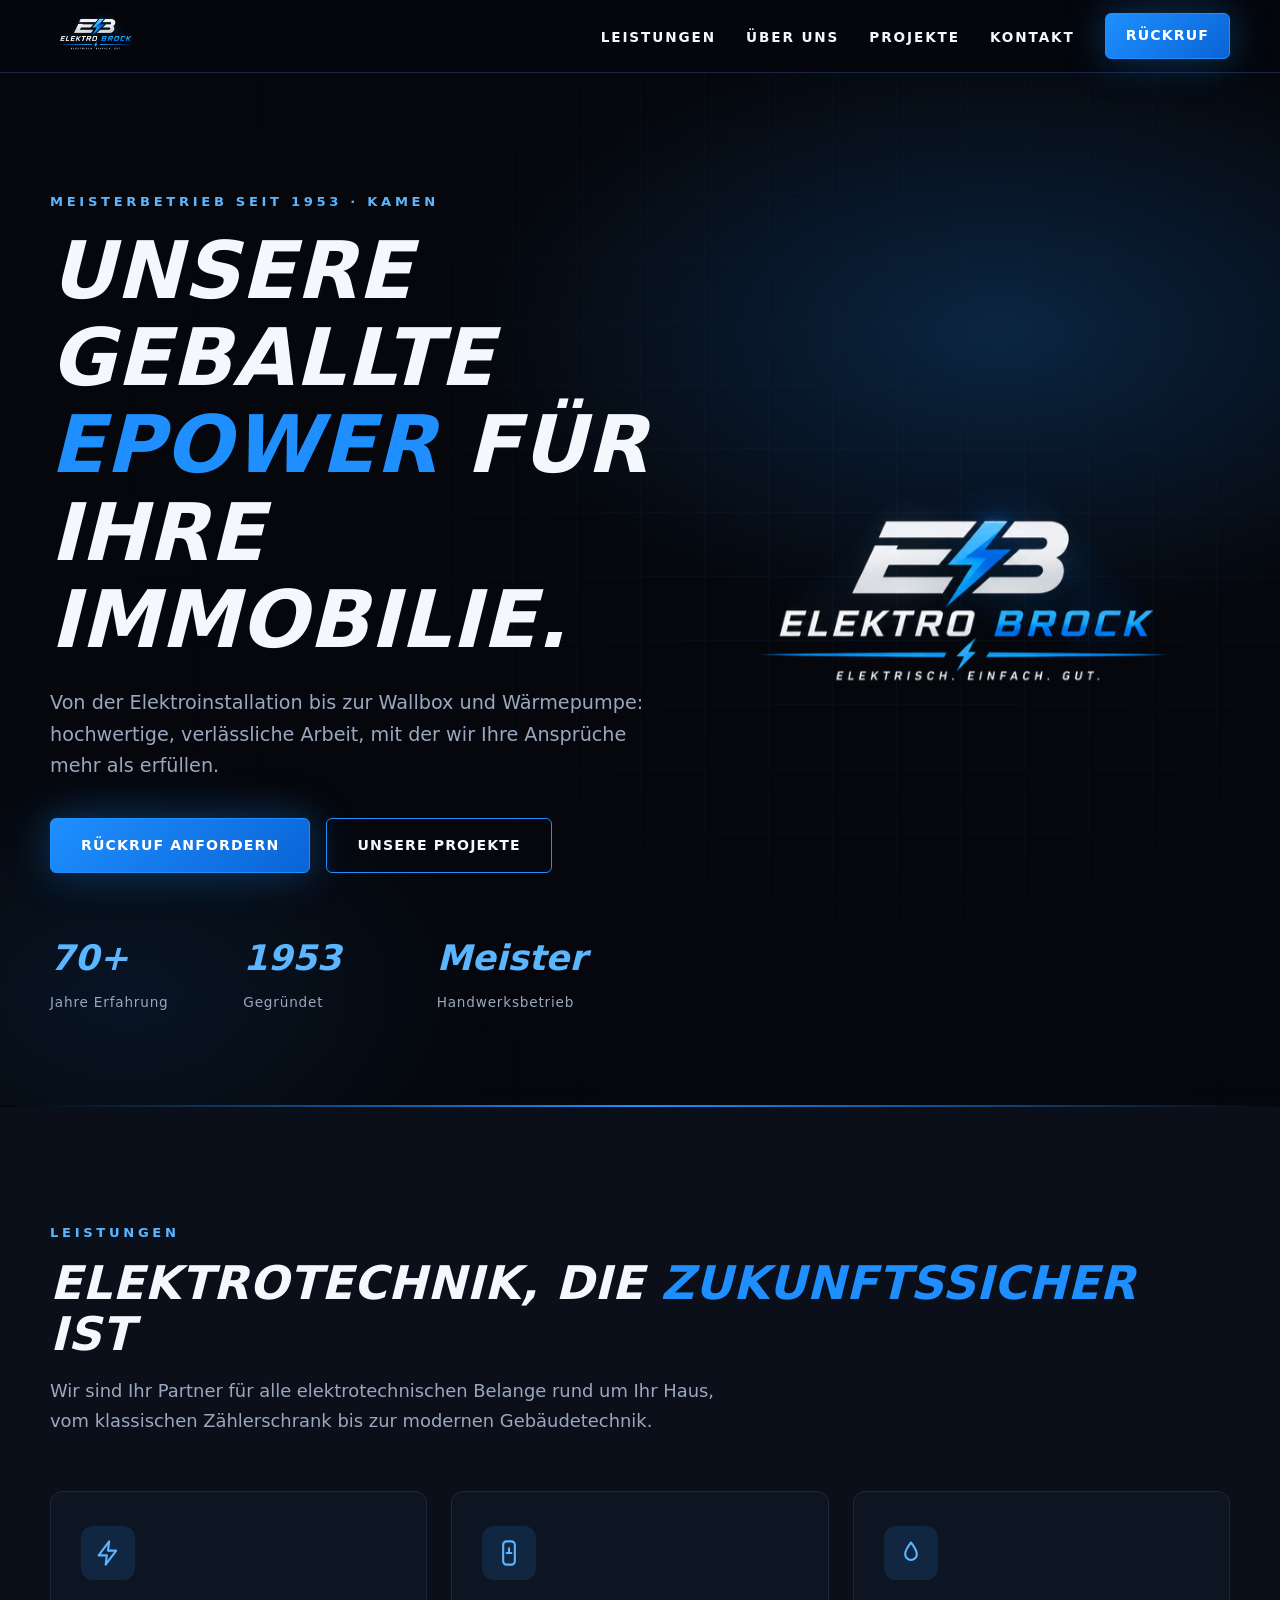
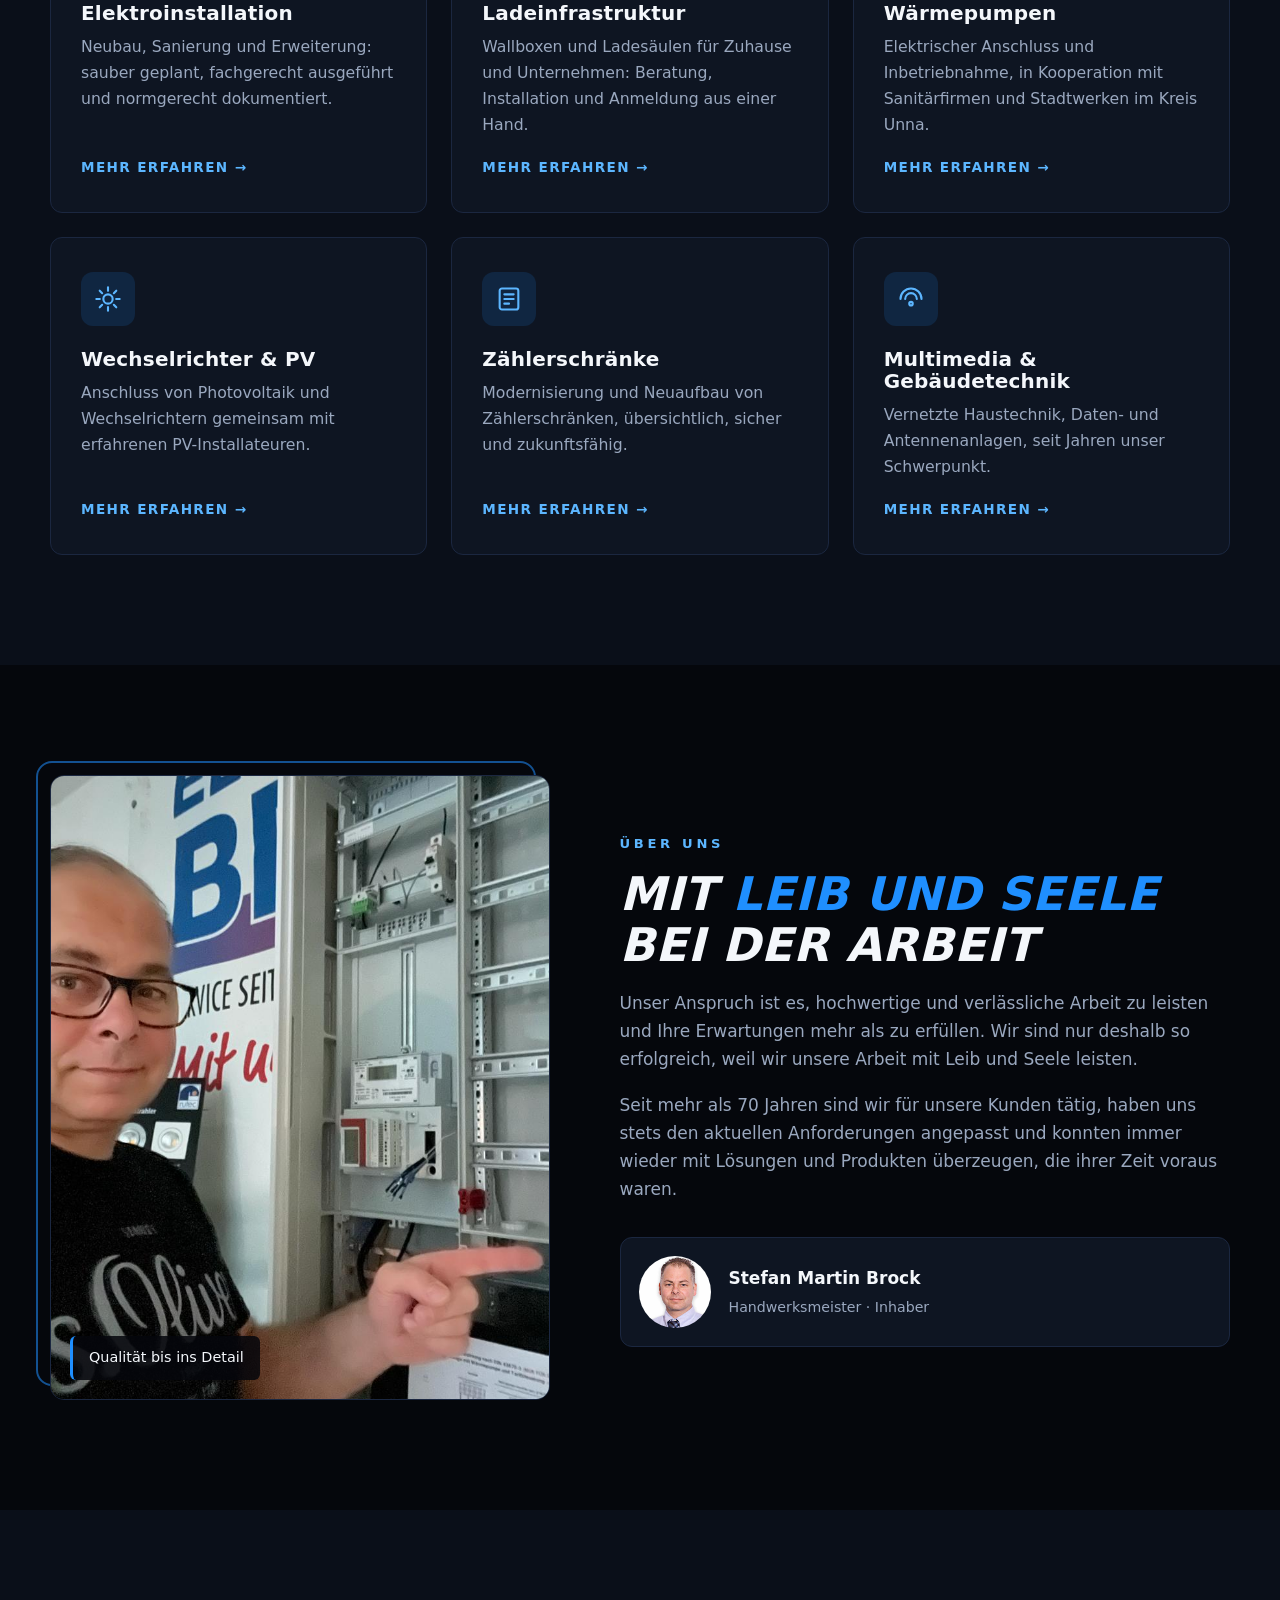
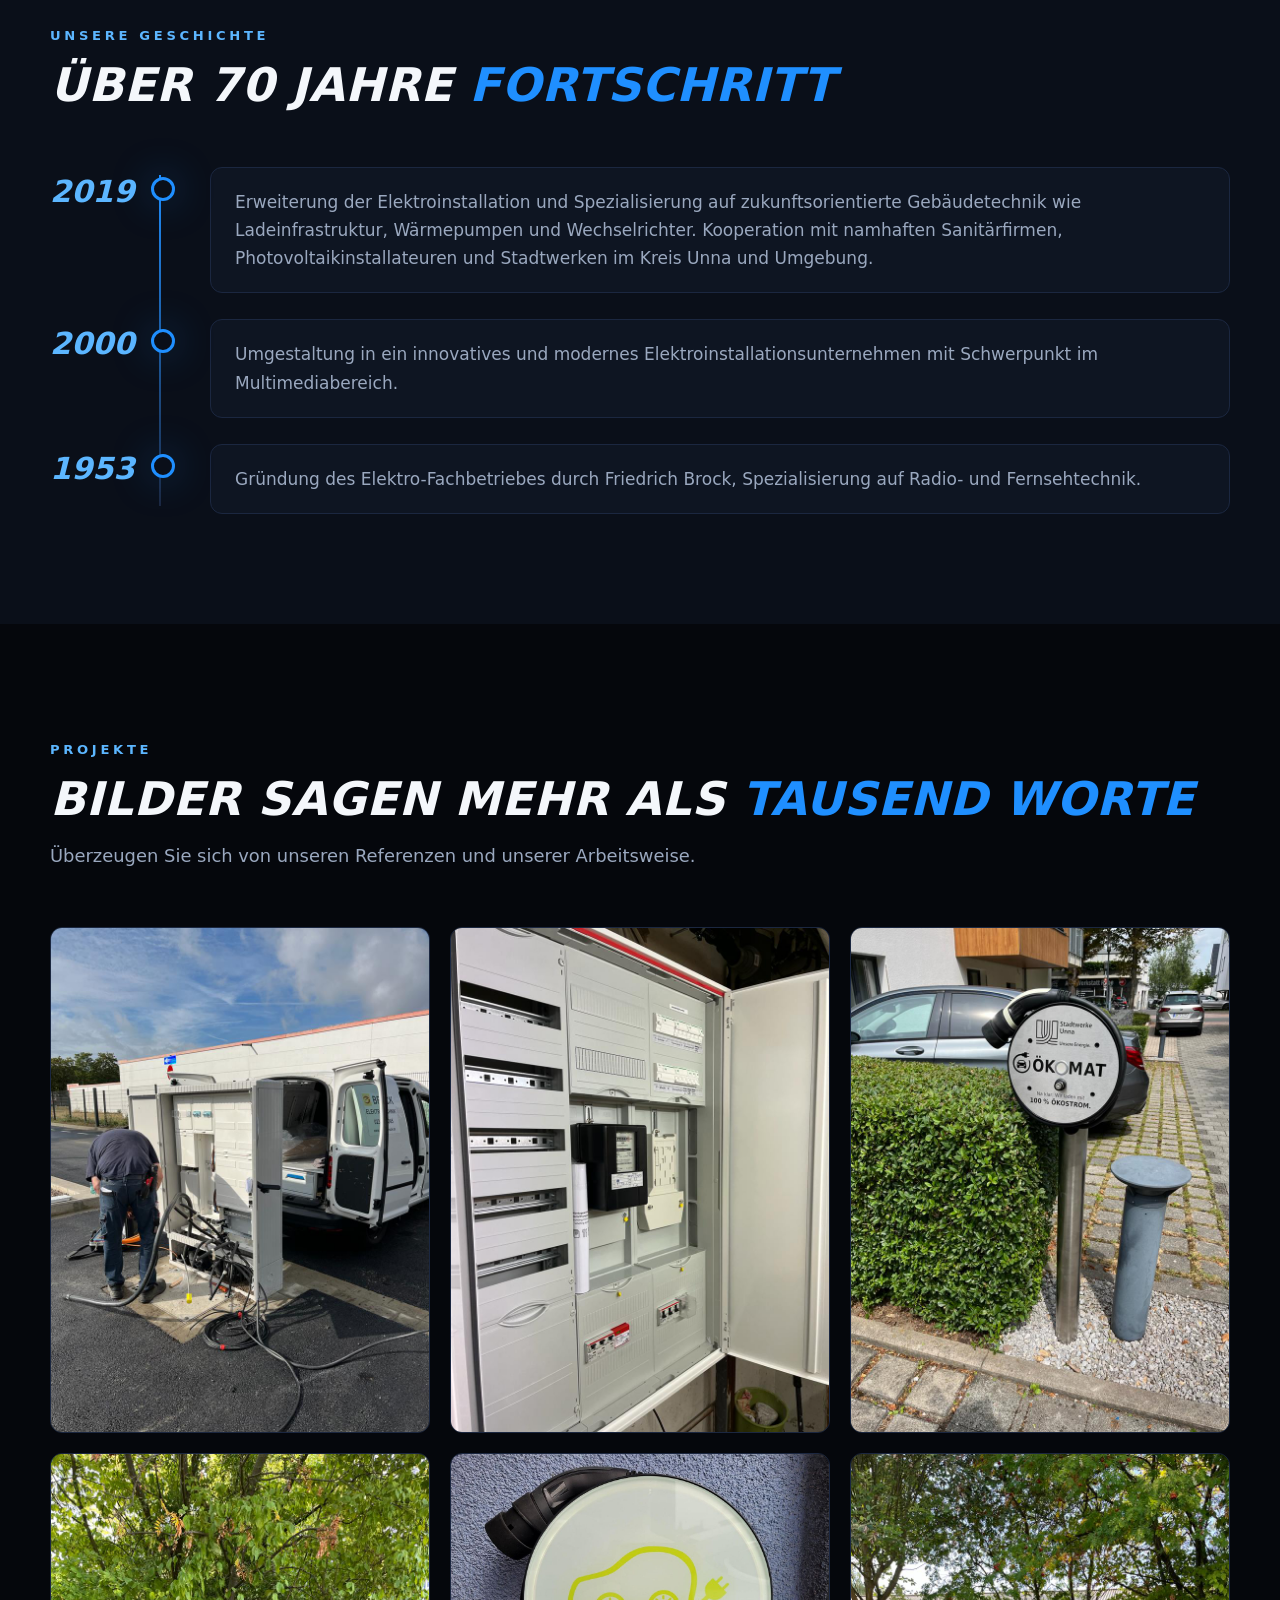
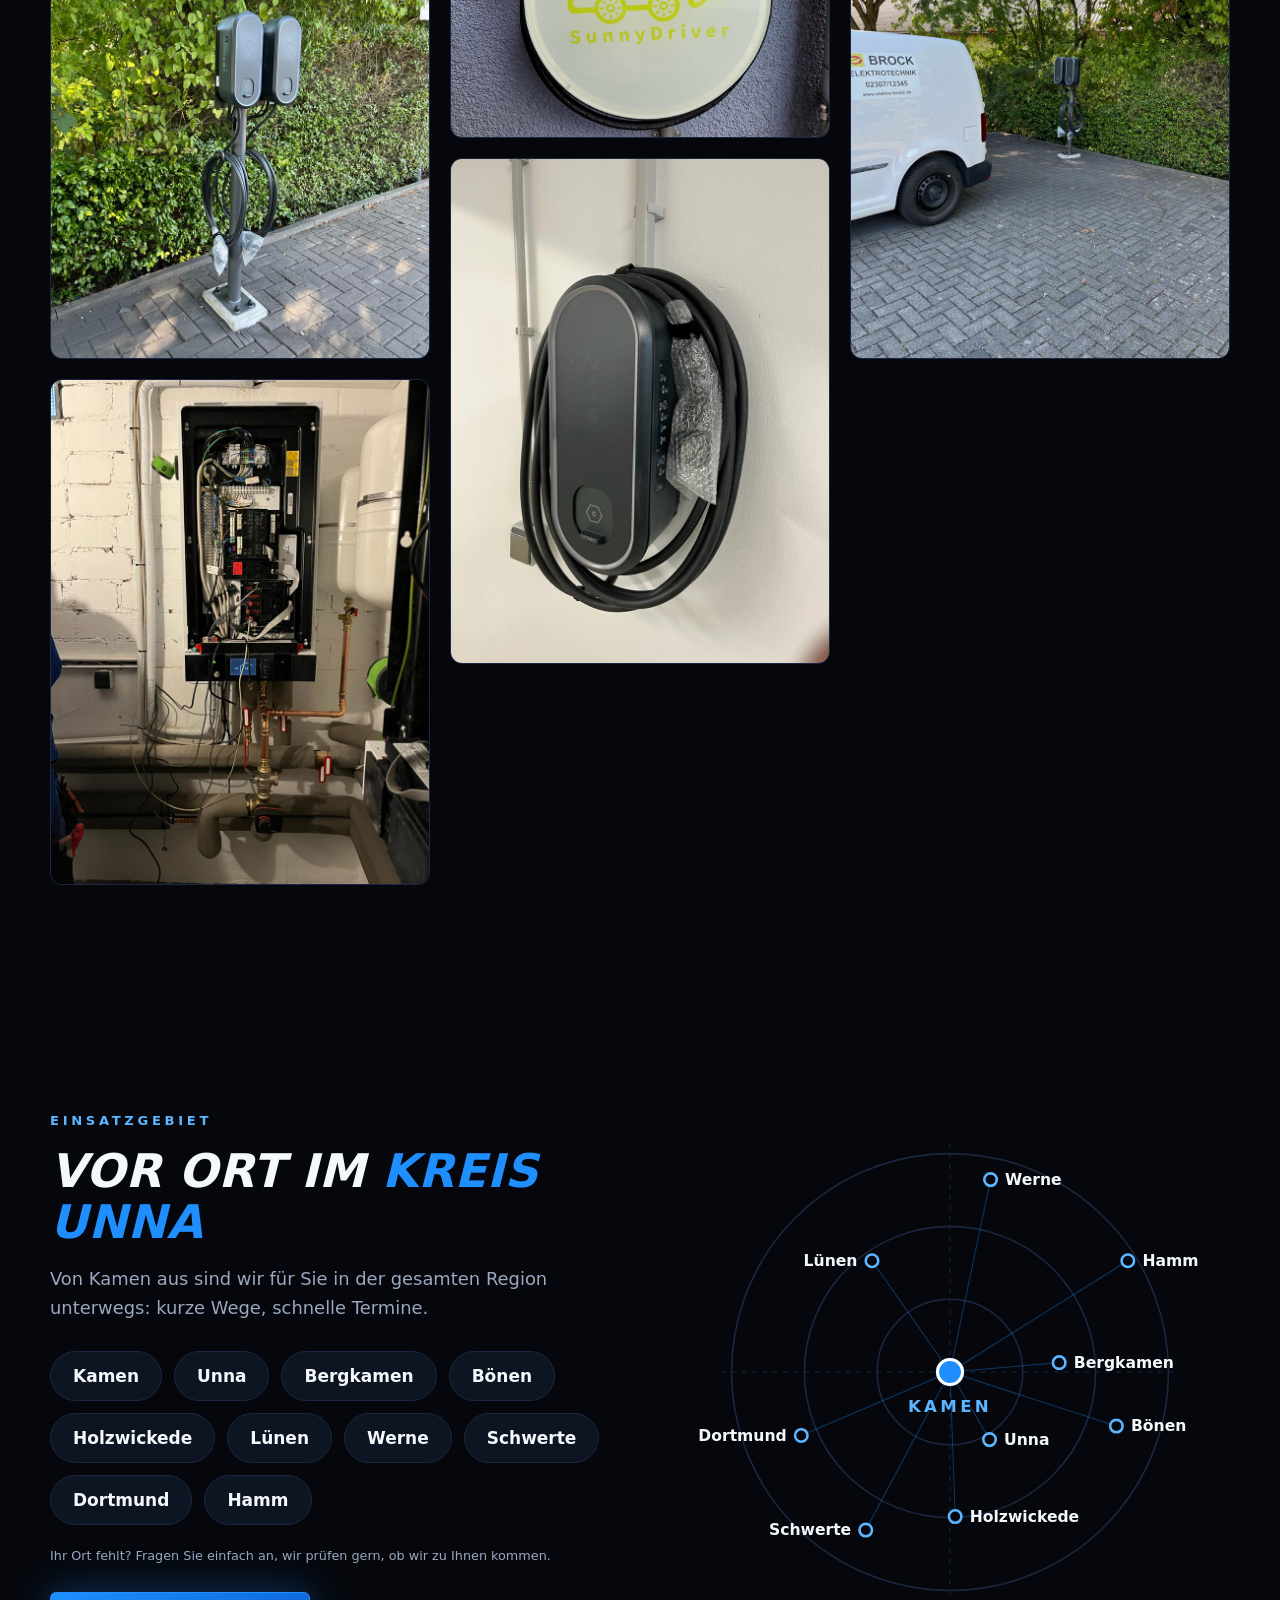
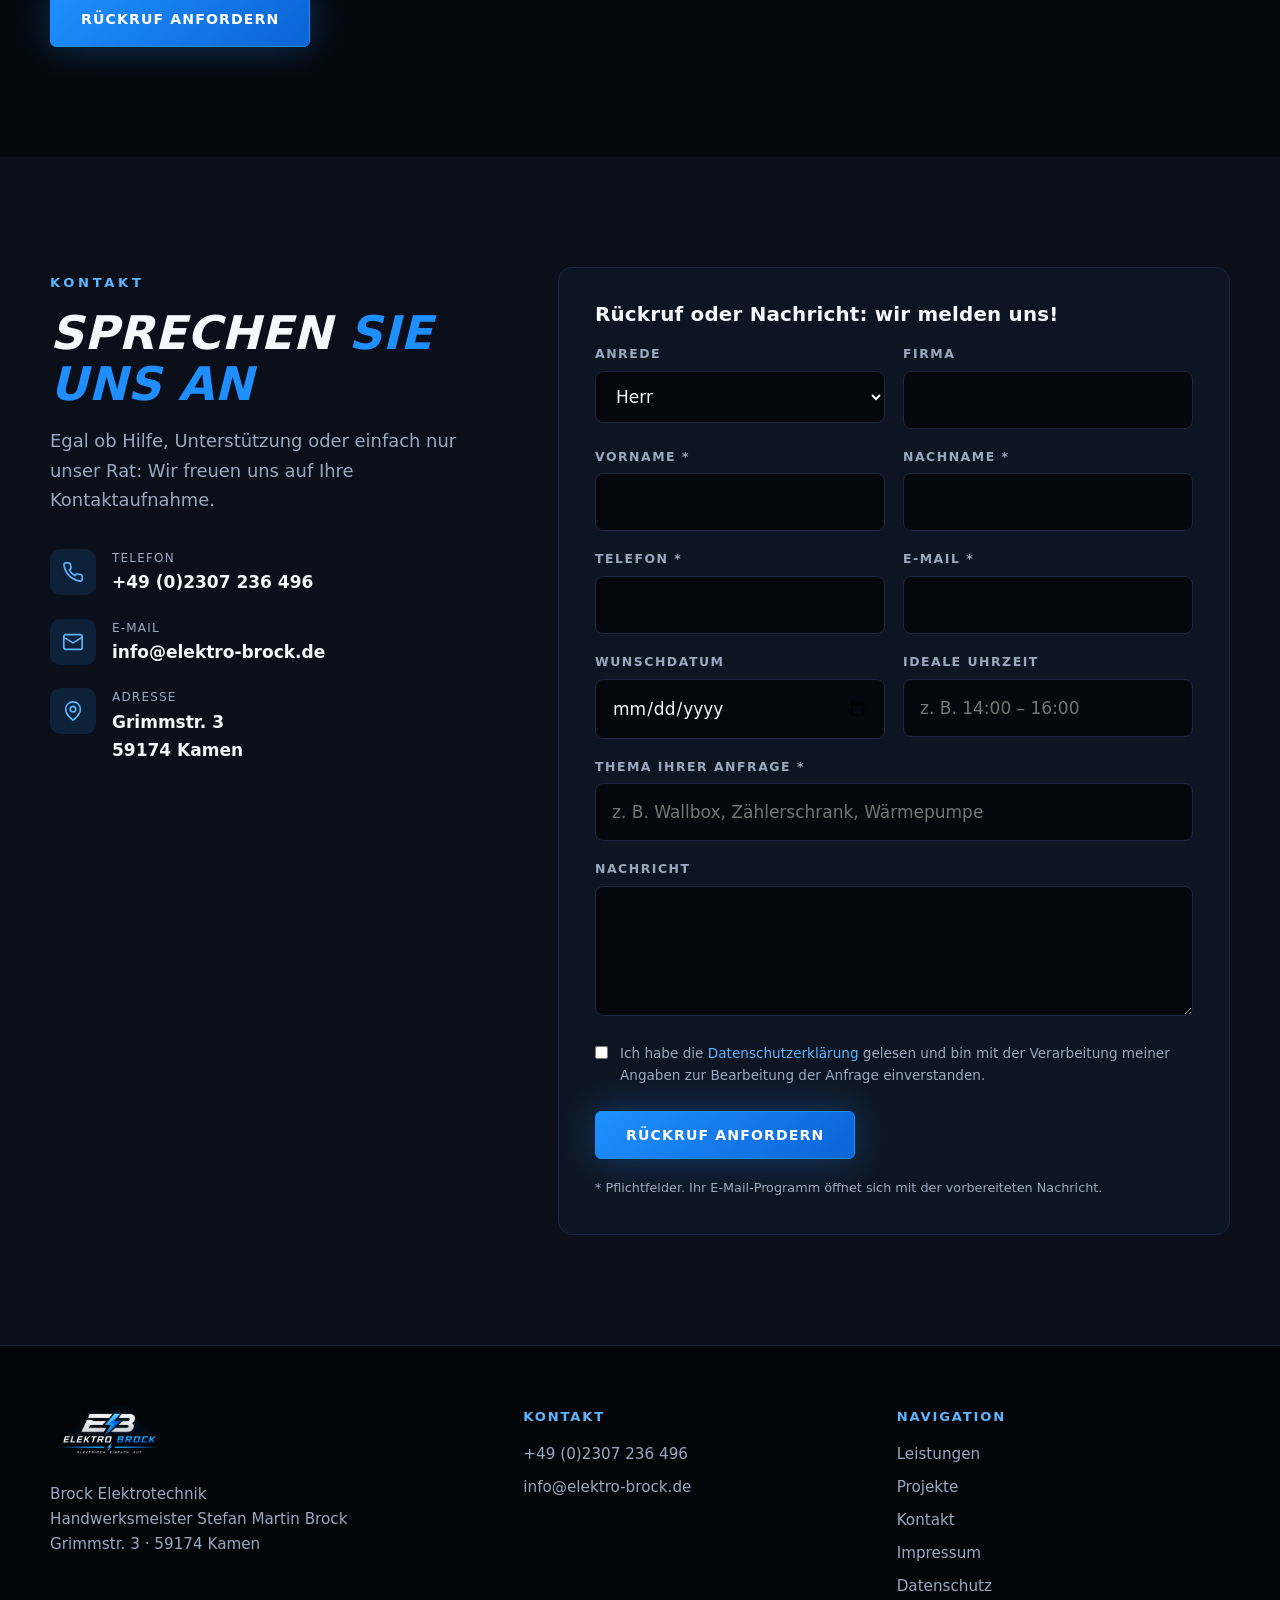
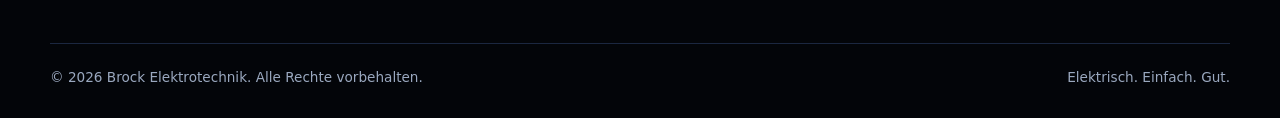
<file: index.html>
<!DOCTYPE html>
<html lang="de">
<head>
<meta charset="utf-8">
<meta name="viewport" content="width=device-width, initial-scale=1">
<title>Brock Elektrotechnik Kamen | Elektro. Einfach. Gut.</title>
<meta name="description" content="Brock Elektrotechnik in Kamen: Elektroinstallation, Ladeinfrastruktur, Wärmepumpen, Wechselrichter und Zählerschränke. Seit 1953 Ihr Meisterbetrieb im Kreis Unna.">
<meta name="theme-color" content="#05070c">
<link rel="icon" href="img/logo.png">
<meta property="og:type" content="website">
<meta property="og:locale" content="de_DE">
<meta property="og:site_name" content="Brock Elektrotechnik">
<meta property="og:title" content="Brock Elektrotechnik Kamen | Elektro. Einfach. Gut.">
<meta property="og:description" content="Elektroinstallation, Wallbox, Wärmepumpe und Zählerschrank: Ihr Meisterbetrieb seit 1953 im Kreis Unna.">
<meta property="og:url" content="https://fynnabi15-lang.github.io/Website/">
<meta property="og:image" content="https://fynnabi15-lang.github.io/Website/img/og-brock.png">
<meta property="og:image:width" content="1200">
<meta property="og:image:height" content="630">
<meta name="twitter:card" content="summary_large_image">
<link rel="apple-touch-icon" href="img/logo.png">
<link rel="stylesheet" href="style.css?v=10">
<script type="application/ld+json">
{"@context":"https://schema.org","@type":"Electrician","name":"Brock Elektrotechnik","image":"img/logo.png","telephone":"+49 2307 236496","email":"info@elektro-brock.de","url":"https://www.elektro-brock.de","foundingDate":"1953","address":{"@type":"PostalAddress","streetAddress":"Grimmstr. 3","postalCode":"59174","addressLocality":"Kamen","addressCountry":"DE"}}
</script>
</head>
<body>

<header>
  <div class="wrap nav">
    <a href="#top" aria-label="Brock Elektrotechnik – Startseite"><img width="740" height="355" src="img/logo-transparent.png" alt="Elektro Brock Logo"></a>
    <nav aria-label="Hauptnavigation">
      <button class="burger" aria-label="Menü öffnen" aria-expanded="false">☰</button>
      <ul id="menu">
        <li><a href="#leistungen">Leistungen</a></li>
        <li><a href="#ueber-uns">Über uns</a></li>
        <li><a href="#projekte">Projekte</a></li>
        <li><a href="#kontakt">Kontakt</a></li>
        <li><a class="btn btn-primary" href="#kontakt" data-tab="rueckruf">Rückruf</a></li>
      </ul>
    </nav>
  </div>
</header>

<main id="top">
<section class="hero">
  <div class="wrap">
    <div>
      <span class="eyebrow">Meisterbetrieb seit 1953 · Kamen</span>
      <h1>Unsere geballte <span>ePower</span> für Ihre Immobilie.</h1>
      <p>Von der Elektroinstallation bis zur Wallbox und Wärmepumpe: hochwertige, verlässliche Arbeit, mit der wir Ihre Ansprüche mehr als erfüllen.</p>
      <div class="cta">
        <a class="btn btn-primary" href="#kontakt" data-tab="rueckruf">Rückruf anfordern</a>
        <a class="btn btn-ghost" href="#projekte">Unsere Projekte</a>
      </div>
      <div class="facts">
        <div><b><span data-count="70">70</span>+</b><small>Jahre Erfahrung</small></div>
        <div><b data-count="1953">1953</b><small>Gegründet</small></div>
        <div><b>Meister</b><small>Handwerksbetrieb</small></div>
      </div>
    </div>
    <div class="hero-logo"><div class="logo-float"><img src="img/logo-hero.png" alt="Elektro Brock – Elektrisch. Einfach. Gut." width="560" height="269" decoding="async"></div></div>
  </div>
</section>
<div class="bolt-line"></div>

<section class="services" id="leistungen">
  <div class="wrap">
    <span class="eyebrow">Leistungen</span>
    <h2>Elektrotechnik, die <span>zukunftssicher</span> ist</h2>
    <p class="lead">Wir sind Ihr Partner für alle elektrotechnischen Belange rund um Ihr Haus, vom klassischen Zählerschrank bis zur modernen Gebäudetechnik.</p>
    <div class="grid">
      <article class="card reveal" tabindex="0" role="button" aria-haspopup="dialog" data-s="installation">
        <div class="ico"><svg viewBox="0 0 24 24"><path d="M13 2 4 14h7l-1 8 9-12h-7z"/></svg></div>
        <h3>Elektroinstallation</h3>
        <p>Neubau, Sanierung und Erweiterung: sauber geplant, fachgerecht ausgeführt und normgerecht dokumentiert.</p>
      <span class="more">Mehr erfahren <i>→</i></span></article>
      <article class="card reveal" tabindex="0" role="button" aria-haspopup="dialog" data-s="laden">
        <div class="ico"><svg viewBox="0 0 24 24"><rect x="7" y="2" width="10" height="20" rx="3"/><path d="M12 8v4M10 12h4"/></svg></div>
        <h3>Ladeinfrastruktur</h3>
        <p>Wallboxen und Ladesäulen für Zuhause und Unternehmen: Beratung, Installation und Anmeldung aus einer Hand.</p>
      <span class="more">Mehr erfahren <i>→</i></span></article>
      <article class="card reveal" tabindex="0" role="button" aria-haspopup="dialog" data-s="waermepumpe">
        <div class="ico"><svg viewBox="0 0 24 24"><path d="M12 3c3 4 5 6.5 5 10a5 5 0 0 1-10 0c0-3.500 2-6 5-10z"/></svg></div>
        <h3>Wärmepumpen</h3>
        <p>Elektrischer Anschluss und Inbetriebnahme, in Kooperation mit Sanitärfirmen und Stadtwerken im Kreis Unna.</p>
      <span class="more">Mehr erfahren <i>→</i></span></article>
      <article class="card reveal" tabindex="0" role="button" aria-haspopup="dialog" data-s="pv">
        <div class="ico"><svg viewBox="0 0 24 24"><circle cx="12" cy="12" r="4"/><path d="M12 2v3M12 19v3M2 12h3M19 12h3M4.900 4.900l2.100 2.100M17 17l2.100 2.100M4.900 19.100 7 17M17 7l2.100-2.100"/></svg></div>
        <h3>Wechselrichter &amp; PV</h3>
        <p>Anschluss von Photovoltaik und Wechselrichtern gemeinsam mit erfahrenen PV-Installateuren.</p>
      <span class="more">Mehr erfahren <i>→</i></span></article>
      <article class="card reveal" tabindex="0" role="button" aria-haspopup="dialog" data-s="zaehler">
        <div class="ico"><svg viewBox="0 0 24 24"><rect x="4" y="3" width="16" height="18" rx="2"/><path d="M8 8h8M8 12h8M8 16h4"/></svg></div>
        <h3>Zählerschränke</h3>
        <p>Modernisierung und Neuaufbau von Zählerschränken, übersichtlich, sicher und zukunftsfähig.</p>
      <span class="more">Mehr erfahren <i>→</i></span></article>
      <article class="card reveal" tabindex="0" role="button" aria-haspopup="dialog" data-s="multimedia">
        <div class="ico"><svg viewBox="0 0 24 24"><path d="M3 12a9 9 0 0 1 18 0"/><path d="M7 12a5 5 0 0 1 10 0"/><circle cx="12" cy="16" r="1.500"/></svg></div>
        <h3>Multimedia &amp; Gebäudetechnik</h3>
        <p>Vernetzte Haustechnik, Daten- und Antennenanlagen, seit Jahren unser Schwerpunkt.</p>
      <span class="more">Mehr erfahren <i>→</i></span></article>
    </div>
  </div>
</section>

<section class="about" id="ueber-uns">
  <div class="wrap">
    <figure class="about-img reveal">
      <img width="768" height="1024" src="img/stefan-brock-zaehlerschrank.jpg" alt="Stefan Brock bei der Arbeit am Zählerschrank" loading="lazy">
      <figcaption>Qualität bis ins Detail</figcaption>
    </figure>
    <div class="reveal">
      <span class="eyebrow">Über uns</span>
      <h2>Mit <span>Leib und Seele</span> bei der Arbeit</h2>
      <p>Unser Anspruch ist es, hochwertige und verlässliche Arbeit zu leisten und Ihre Erwartungen mehr als zu erfüllen. Wir sind nur deshalb so erfolgreich, weil wir unsere Arbeit mit Leib und Seele leisten.</p>
      <p>Seit mehr als 70 Jahren sind wir für unsere Kunden tätig, haben uns stets den aktuellen Anforderungen angepasst und konnten immer wieder mit Lösungen und Produkten überzeugen, die ihrer Zeit voraus waren.</p>
      <div class="owner">
        <img width="328" height="278" src="img/stefan-brock.png" alt="Stefan Martin Brock" loading="lazy">
        <div><strong>Stefan Martin Brock</strong><br><small>Handwerksmeister · Inhaber</small></div>
      </div>
    </div>
  </div>
</section>

<section class="timeline">
  <div class="wrap">
    <span class="eyebrow">Unsere Geschichte</span>
    <h2>Über 70 Jahre <span>Fortschritt</span></h2>
    <div class="tl">
      <div class="reveal"><b>2019</b><p>Erweiterung der Elektroinstallation und Spezialisierung auf zukunftsorientierte Gebäudetechnik wie Ladeinfrastruktur, Wärmepumpen und Wechselrichter. Kooperation mit namhaften Sanitärfirmen, Photovoltaikinstallateuren und Stadtwerken im Kreis Unna und Umgebung.</p></div>
      <div class="reveal"><b>2000</b><p>Umgestaltung in ein innovatives und modernes Elektroinstallationsunternehmen mit Schwerpunkt im Multimediabereich.</p></div>
      <div class="reveal"><b>1953</b><p>Gründung des Elektro-Fachbetriebes durch Friedrich Brock, Spezialisierung auf Radio- und Fernsehtechnik.</p></div>
    </div>
  </div>
</section>

<section id="projekte">
  <div class="wrap">
    <span class="eyebrow">Projekte</span>
    <h2>Bilder sagen mehr als <span>tausend Worte</span></h2>
    <p class="lead">Überzeugen Sie sich von unseren Referenzen und unserer Arbeitsweise.</p>
    <div class="gallery">
      <figure class="reveal"><img width="768" height="1024" src="img/arbeit-an-grossem-zaehlerschrank.jpg" alt="Arbeit an einem großen Zählerschrank" loading="lazy"><figcaption>Arbeit an großem Zählerschrank</figcaption></figure>
      <figure class="reveal"><img width="768" height="1024" src="img/eboxen-an-saeule.jpg" alt="Zwei Ladeboxen an einer Säule" loading="lazy"><figcaption>Ladeboxen an Säule</figcaption></figure>
      <figure class="reveal"><img width="768" height="1024" src="img/innenleben-waermepumpe.jpg" alt="Innenleben einer Wärmepumpe" loading="lazy"><figcaption>Innenleben Wärmepumpe</figcaption></figure>
      <figure class="reveal"><img width="768" height="1024" src="img/ordentlicher-zaehlerschrank.jpg" alt="Ordentlich aufgebauter Zählerschrank" loading="lazy"><figcaption>Ordentlicher Zählerschrank</figcaption></figure>
      <figure class="reveal"><img width="1200" height="900" src="img/stromat-i.jpg" alt="Stromat" loading="lazy"><figcaption>Stromat</figcaption></figure>
      <figure class="reveal"><img width="768" height="1024" src="img/innogy-ebox-an-wand.jpg" alt="Innogy eBox an der Wand" loading="lazy"><figcaption>Innogy eBox an der Wand</figcaption></figure>
      <figure class="reveal"><img width="768" height="1024" src="img/oekomat-an-saeule.jpg" alt="Ökomat an Säule" loading="lazy"><figcaption>Ökomat an Säule</figcaption></figure>
      <figure class="reveal"><img width="768" height="1024" src="img/firmenwagen-vor-inngy-eboxen.jpg" alt="Firmenwagen vor Innogy eBoxen" loading="lazy"><figcaption>Firmenwagen vor eBoxen</figcaption></figure>
    </div>
  </div>
</section>

<section class="area" id="einsatzgebiet">
  <div class="wrap">
    <div class="reveal">
      <span class="eyebrow">Einsatzgebiet</span>
      <h2>Vor Ort im <span>Kreis Unna</span></h2>
      <p class="lead">Von Kamen aus sind wir für Sie in der gesamten Region unterwegs: kurze Wege, schnelle Termine.</p>
      <ul class="chips">
        <li>Kamen</li><li>Unna</li><li>Bergkamen</li><li>Bönen</li><li>Holzwickede</li><li>Lünen</li><li>Werne</li><li>Schwerte</li><li>Dortmund</li><li>Hamm</li>
      </ul>
      <p class="form-note" style="margin-top:20px">Ihr Ort fehlt? Fragen Sie einfach an, wir prüfen gern, ob wir zu Ihnen kommen.</p>
      <a class="btn btn-primary" style="margin-top:26px" href="#kontakt" data-tab="rueckruf">Rückruf anfordern</a>
    </div>
    <div class="reveal radar-wrap">
      <svg class="radar" viewBox="0 0 500 500" role="img" aria-label="Einsatzgebiet rund um Kamen, schematisch">
        <circle class="ring" cx="250" cy="250" r="70"/><circle class="ring" cx="250" cy="250" r="140"/><circle class="ring" cx="250" cy="250" r="210"/>
        <line class="axis" x1="250" y1="30" x2="250" y2="470"/><line class="axis" x1="30" y1="250" x2="470" y2="250"/>
        <circle class="sweep" cx="250" cy="250" r="210"/>
        <g class="pt"><line x1="250" y1="250" x2="175" y2="143"/><circle cx="175" cy="143" r="6"/><text x="161" y="148" text-anchor="end">Lünen</text></g><g class="pt"><line x1="250" y1="250" x2="289" y2="65"/><circle cx="289" cy="65" r="6"/><text x="303" y="70" text-anchor="start">Werne</text></g><g class="pt"><line x1="250" y1="250" x2="421" y2="143"/><circle cx="421" cy="143" r="6"/><text x="435" y="148" text-anchor="start">Hamm</text></g><g class="pt"><line x1="250" y1="250" x2="355" y2="241"/><circle cx="355" cy="241" r="6"/><text x="369" y="246" text-anchor="start">Bergkamen</text></g><g class="pt"><line x1="250" y1="250" x2="410" y2="302"/><circle cx="410" cy="302" r="6"/><text x="424" y="307" text-anchor="start">Bönen</text></g><g class="pt"><line x1="250" y1="250" x2="288" y2="315"/><circle cx="288" cy="315" r="6"/><text x="302" y="320" text-anchor="start">Unna</text></g><g class="pt"><line x1="250" y1="250" x2="255" y2="389"/><circle cx="255" cy="389" r="6"/><text x="269" y="394" text-anchor="start">Holzwickede</text></g><g class="pt"><line x1="250" y1="250" x2="169" y2="402"/><circle cx="169" cy="402" r="6"/><text x="155" y="407" text-anchor="end">Schwerte</text></g><g class="pt"><line x1="250" y1="250" x2="107" y2="311"/><circle cx="107" cy="311" r="6"/><text x="93" y="316" text-anchor="end">Dortmund</text></g>
        <circle class="pulse" cx="250" cy="250" r="14"/><circle class="home" cx="250" cy="250" r="12"/>
        <text class="homelbl" x="250" y="288" text-anchor="middle">KAMEN</text>
      </svg>
    </div>
  </div>
</section>

<section class="contact" id="kontakt">
  <div class="wrap">
    <div class="reveal">
      <span class="eyebrow">Kontakt</span>
      <h2>Sprechen <span>Sie uns an</span></h2>
      <p class="lead">Egal ob Hilfe, Unterstützung oder einfach nur unser Rat: Wir freuen uns auf Ihre Kontaktaufnahme.</p>
      <ul class="info">
        <li><div class="ico"><svg viewBox="0 0 24 24"><path d="M22 16.900v3a2 2 0 0 1-2.200 2 19.800 19.800 0 0 1-8.600-3.100 19.500 19.500 0 0 1-6-6A19.800 19.800 0 0 1 2.100 4.200 2 2 0 0 1 4.100 2h3a2 2 0 0 1 2 1.700c.1 1 .4 1.900.7 2.800a2 2 0 0 1-.5 2.100L8.100 9.900a16 16 0 0 0 6 6l1.300-1.300a2 2 0 0 1 2.100-.4c.9.300 1.800.6 2.800.7a2 2 0 0 1 1.700 2z"/></svg></div><div><small>Telefon</small><a href="tel:+492307236496">+49 (0)2307 236 496</a></div></li>
        <li><div class="ico"><svg viewBox="0 0 24 24"><rect x="2" y="4" width="20" height="16" rx="2"/><path d="m22 7-10 6L2 7"/></svg></div><div><small>E-Mail</small><a href="mailto:info@elektro-brock.de">info@elektro-brock.de</a></div></li>
        <li><div class="ico"><svg viewBox="0 0 24 24"><path d="M20 10c0 6-8 12-8 12S4 16 4 10a8 8 0 0 1 16 0z"/><circle cx="12" cy="10" r="3"/></svg></div><div><small>Adresse</small><span>Grimmstr. 3<br>59174 Kamen</span></div></li>
      </ul>
    </div>

    <div class="reveal">
      <form id="f-rueckruf" data-subject="Rückrufwunsch über die Website">
        <h3 class="full">Rückruf oder Nachricht: wir melden uns!</h3>
        <div><label for="r-anrede">Anrede</label><select id="r-anrede" name="Anrede"><option>Herr</option><option>Frau</option><option>Firma</option></select></div>
        <div><label for="r-firma">Firma</label><input id="r-firma" name="Firma"></div>
        <div><label for="r-vor">Vorname *</label><input id="r-vor" name="Vorname" required></div>
        <div><label for="r-nach">Nachname *</label><input id="r-nach" name="Nachname" required></div>
        <div><label for="r-tel">Telefon *</label><input id="r-tel" name="Telefon" type="tel" required></div>
        <div><label for="r-mail">E-Mail *</label><input id="r-mail" name="E-Mail" type="email" required></div>
        <div><label for="r-datum">Wunschdatum</label><input id="r-datum" name="Wunschdatum" type="date"></div>
        <div><label for="r-zeit">Ideale Uhrzeit</label><input id="r-zeit" name="Uhrzeit" placeholder="z. B. 14:00 – 16:00"></div>
        <div class="full"><label for="r-thema">Thema Ihrer Anfrage *</label><input id="r-thema" name="Thema" required placeholder="z. B. Wallbox, Zählerschrank, Wärmepumpe"></div>
        <div class="full"><label for="r-msg">Nachricht</label><textarea id="r-msg" name="Nachricht"></textarea></div>
        <label class="check full"><input type="checkbox" required> <span>Ich habe die <a href="datenschutz.html">Datenschutzerklärung</a> gelesen und bin mit der Verarbeitung meiner Angaben zur Bearbeitung der Anfrage einverstanden.</span></label>
        <div class="full"><button class="btn btn-primary" type="submit">Rückruf anfordern</button></div>
        <p class="form-note full">* Pflichtfelder. Ihr E-Mail-Programm öffnet sich mit der vorbereiteten Nachricht.</p>
      </form>
    </div>
  </div>
</section>
</main>

<footer>
  <div class="wrap">
    <div class="foot">
      <div>
        <img width="740" height="355" src="img/logo-transparent.png" alt="Elektro Brock">
        <p>Brock Elektrotechnik<br>Handwerksmeister Stefan Martin Brock<br>Grimmstr. 3 · 59174 Kamen</p>
      </div>
      <div>
        <h4>Kontakt</h4>
        <ul>
          <li><a href="tel:+492307236496">+49 (0)2307 236 496</a></li>
          <li><a href="mailto:info@elektro-brock.de">info@elektro-brock.de</a></li>
        </ul>
      </div>
      <div>
        <h4>Navigation</h4>
        <ul>
          <li><a href="#leistungen">Leistungen</a></li>
          <li><a href="#projekte">Projekte</a></li>
          <li><a href="#kontakt">Kontakt</a></li>
          <li><a href="impressum.html">Impressum</a></li>
          <li><a href="datenschutz.html">Datenschutz</a></li>
        </ul>
      </div>
    </div>
    <div class="copy"><span>© 2026 Brock Elektrotechnik. Alle Rechte vorbehalten.</span><span>Elektrisch. Einfach. Gut.</span></div>
  </div>
</footer>

<dialog id="sd" aria-labelledby="sd-t">
  <button class="sd-x" aria-label="Schließen">×</button>
  <span class="eyebrow">Leistung</span>
  <h3 id="sd-t"></h3>
  <h4>Was ist das?</h4><p id="sd-what"></p>
  <h4>So regeln wir das</h4><ol id="sd-steps"></ol>
  <h4>Gut zu wissen</h4><ul id="sd-tips"></ul>
  <a class="btn btn-primary" id="sd-cta" href="#kontakt">Rückruf dazu anfordern</a>
</dialog>

<a class="call-fab" href="tel:+492307236496" aria-label="Jetzt anrufen">
  <svg viewBox="0 0 24 24" width="22" height="22" fill="none" stroke="currentColor" stroke-width="2" stroke-linecap="round" stroke-linejoin="round"><path d="M22 16.900v3a2 2 0 0 1-2.200 2 19.800 19.800 0 0 1-8.600-3.100 19.500 19.500 0 0 1-6-6A19.800 19.800 0 0 1 2.100 4.200 2 2 0 0 1 4.100 2h3a2 2 0 0 1 2 1.700c.1 1 .4 1.900.7 2.800a2 2 0 0 1-.5 2.100L8.100 9.900a16 16 0 0 0 6 6l1.300-1.300a2 2 0 0 1 2.100-.4c.9.300 1.800.6 2.800.7a2 2 0 0 1 1.700 2z"/></svg>
  Jetzt anrufen
</a>

<div class="lightbox" id="lb" role="dialog" aria-label="Bildansicht"><img alt=""></div>

<script>
// "Jetzt anrufen" erst zeigen, wenn der Hero-Button aus dem Bild ist
(function(){var f=document.querySelector('.call-fab'),h=document.querySelector('.hero');if(!f||!h)return;
function t(){f.classList.toggle('show',scrollY>h.offsetHeight*0.55)}addEventListener('scroll',t,{passive:true});t()})();
</script>
<script>
// Menü
const burger=document.querySelector('.burger'),menu=document.getElementById('menu');
burger.addEventListener('click',()=>{const o=menu.classList.toggle('open');burger.setAttribute('aria-expanded',o)});
menu.addEventListener('click',e=>{if(e.target.closest('a'))menu.classList.remove('open')});

// Scroll-Animation
const io=new IntersectionObserver(es=>es.forEach(e=>{if(e.isIntersecting){e.target.classList.add('in');io.unobserve(e.target)}}),{threshold:.12});
document.querySelectorAll('.reveal').forEach(el=>io.observe(el));

// Zähler-Animation
const co=new IntersectionObserver(es=>es.forEach(e=>{if(!e.isIntersecting)return;co.unobserve(e.target);
  const el=e.target,end=+el.dataset.count,t0=performance.now();
  if(matchMedia('(prefers-reduced-motion:reduce)').matches)return;
  (function step(t){const p=Math.min((t-t0)/1600,1);const s=end>1000?end-70:0;el.textContent=Math.round(s+(end-s)*(1-Math.pow(1-p,3)));if(p<1)requestAnimationFrame(step)})(t0);
}),{threshold:.6});
document.querySelectorAll('[data-count]').forEach(el=>co.observe(el));

// Blitze im Hero (leichtgewichtig: kein Blur, 1x Auflösung, zeichnet nur bei Aktivität)
(function(){
  const hero=document.querySelector('.hero');
  if(matchMedia('(prefers-reduced-motion:reduce)').matches)return;
  const cv=document.createElement('canvas');cv.className='lightning';hero.prepend(cv);
  const ctx=cv.getContext('2d');let W,H,bolts=[],visible=true,running=false;
  function size(){const r=hero.getBoundingClientRect();W=cv.width=Math.round(r.width);H=cv.height=Math.round(r.height)}
  size();addEventListener('resize',size);
  new IntersectionObserver(e=>visible=e[0].isIntersecting).observe(hero);
  function jag(x1,y1,x2,y2,off,out){
    if(off<6){out.push([x2,y2]);return}
    const mx=(x1+x2)/2+(Math.random()-.5)*off,my=(y1+y2)/2+(Math.random()-.5)*off*.4;
    jag(x1,y1,mx,my,off/2,out);jag(mx,my,x2,y2,off/2,out);
  }
  const path=(x1,y1,x2,y2,off)=>{const p=[[x1,y1]];jag(x1,y1,x2,y2,off,p);return p};
  function stroke(p,w,a){
    ctx.beginPath();p.forEach(([x,y],i)=>i?ctx.lineTo(x,y):ctx.moveTo(x,y));
    ctx.lineWidth=w;ctx.strokeStyle=a;ctx.stroke();
  }
  function strike(){
    if(!visible||document.hidden||bolts.length>1)return;
    const x=W*(.1+Math.random()*.8),ex=x+(Math.random()-.5)*W*.25,ey=H*(.5+Math.random()*.4);
    const main=path(x,-10,ex,ey,H*.3),br=[];
    for(let i=0;i<2+(Math.random()*2|0);i++){
      const [bx,by]=main[Math.floor(main.length*(.25+Math.random()*.5))],d=Math.random()<.5?-1:1;
      br.push(path(bx,by,bx+d*(60+Math.random()*140),by+60+Math.random()*160,80));
    }
    bolts.push({main,br,t:0});
    if(!running){running=true;requestAnimationFrame(frame)}
  }
  function frame(){
    ctx.clearRect(0,0,W,H);
    ctx.lineJoin=ctx.lineCap='round';
    bolts=bolts.filter(b=>b.t<26);
    bolts.forEach(b=>{
      b.t++;
      const a=b.t<4?1:Math.max(0,1-(b.t-4)/22);       // kurzes Halten, dann weich ausblenden
      stroke(b.main,9,'rgba(43,155,255,'+a*.12+')');   // Leuchten ohne Blur
      stroke(b.main,4,'rgba(80,175,255,'+a*.3+')');
      stroke(b.main,1.8,'rgba(225,240,255,'+a+')');
      b.br.forEach(p=>{stroke(p,3,'rgba(60,165,255,'+a*.25+')');stroke(p,1.1,'rgba(210,235,255,'+a*.85+')')});
    });
    if(bolts.length)requestAnimationFrame(frame);else{running=false;ctx.clearRect(0,0,W,H)}
  }
  (function loop(){strike();setTimeout(loop,3500+Math.random()*4500)})();
})();

// Logo-Schweben per Canvas: zeichnet stufenlos (Sub-Pixel), auch ohne Grafikbeschleunigung
(function(){
  if(matchMedia('(prefers-reduced-motion:reduce)').matches)return;
  const wrap=document.querySelector('.logo-float'),img=wrap.querySelector('img');
  const AMP=34,PERIOD=7000,DELAY=1400;
  function start(){
    const cv=document.createElement('canvas'),ctx=cv.getContext('2d'),w=img.naturalWidth,h=img.naturalHeight;
    cv.width=w;cv.height=h+AMP;cv.setAttribute('aria-hidden','true');
    wrap.classList.add('js');wrap.appendChild(cv);
    let on=true,t0=performance.now();
    new IntersectionObserver(e=>on=e[0].isIntersecting).observe(cv);
    (function loop(t){
      requestAnimationFrame(loop);
      if(!on||document.hidden)return;
      const p=Math.max(0,t-t0-DELAY)/PERIOD;
      const y=AMP*(1-(1-Math.cos(p*2*Math.PI))/2);   // weiche Sinusbewegung
      ctx.clearRect(0,0,w,h+AMP);ctx.drawImage(img,0,y);
    })(t0);
  }
  img.complete?start():img.addEventListener('load',start);
})();

// Leistungs-Details
const SD={
installation:{t:"Elektroinstallation",what:"Alles, was Ihr Haus mit Strom versorgt und sicher macht: Leitungen, Steckdosen, Licht, Verteiler und Schutzschalter. Ob Neubau, Umbau oder Erweiterung.",steps:["Kostenlose Beratung: Wir besprechen Ihre Wünsche und schauen uns die Räume an.","Planung: Wir legen Stromkreise, Steckdosen und Schalter sinnvoll fest.","Installation: Fachgerechte Ausführung durch unseren Meisterbetrieb.","Prüfung und Dokumentation: Messung nach Norm, Sie erhalten die Unterlagen."],tips:["Auch kleine Aufträge wie zusätzliche Steckdosen sind willkommen.","Bei Altbauten prüfen wir zuerst den Zustand der vorhandenen Anlage."],th:"Elektroinstallation"},
laden:{t:"Ladeinfrastruktur",what:"Wallboxen und Ladesäulen, mit denen Sie Ihr Elektroauto zu Hause oder im Betrieb sicher und schnell laden. Eine eigene Leitung und ein Schutz im Verteiler gehören dazu.",steps:["Vor-Ort-Check: Wir prüfen Hausanschluss, Verteiler und Leitungswege.","Passende Wallbox: Wir beraten zu Leistung und Ausstattung.","Installation: Leitung, Absicherung und Montage aus einer Hand.","Anmeldung und Inbetriebnahme: Wir kümmern uns um die Meldung beim Netzbetreiber und zeigen Ihnen die Bedienung."],tips:["Wallboxen sind beim Netzbetreiber meldepflichtig, größere Anlagen brauchen eine Genehmigung.","Für Unternehmen planen wir auch mehrere Ladepunkte."],th:"Wallbox / Ladeinfrastruktur"},
waermepumpe:{t:"Wärmepumpen",what:"Eine Wärmepumpe heizt mit Strom und Umweltwärme. Wir sind für die elektrische Seite zuständig: Anschluss, Absicherung und Steuerung.",steps:["Abstimmung: Wir sprechen uns mit dem Heizungs- und Sanitärbetrieb ab.","Elektrische Planung: Zuleitung, Absicherung und Zähler werden festgelegt.","Anschluss: Wir schließen die Wärmepumpe fachgerecht an.","Inbetriebnahme: Gemeinsam mit den Partnerbetrieben, inklusive Anmeldung beim Netzbetreiber."],tips:["Wir arbeiten mit Sanitärfirmen und Stadtwerken im Kreis Unna zusammen.","Oft ist ein eigener Zähler oder ein größerer Zählerschrank nötig."],th:"Wärmepumpe"},
pv:{t:"Wechselrichter & PV",what:"Der Wechselrichter macht aus dem Gleichstrom Ihrer Solaranlage nutzbaren Haushaltsstrom. Wir schließen ihn an und binden die Anlage in Ihr Hausnetz ein.",steps:["Bestandsaufnahme: Wir prüfen Verteiler und Zählerplatz.","Abstimmung mit dem PV-Installateur über Leistung und Speicher.","Anschluss des Wechselrichters und Einbindung ins Hausnetz.","Prüfung, Inbetriebnahme und Unterstützung bei den Anmeldungen."],tips:["Eine PV-Anlage muss beim Netzbetreiber und im Marktstammdatenregister gemeldet werden.","Speicher und Wallbox lassen sich oft gleich mit einplanen."],th:"Wechselrichter / Photovoltaik"},
zaehler:{t:"Zählerschränke",what:"Der Zählerschrank ist das Herz Ihrer Hausinstallation: Dort laufen Stromzähler, Sicherungen und Schutzschalter zusammen. Ein alter Schrank bremst oft Wallbox, Wärmepumpe und PV aus.",steps:["Check: Wir prüfen Zustand und Platz im vorhandenen Schrank.","Planung: Wir berücksichtigen künftige Verbraucher wie Wallbox oder Wärmepumpe.","Umbau oder Neuaufbau: Übersichtlich, beschriftet und normgerecht.","Abnahme: Prüfung und Terminabsprache mit dem Netzbetreiber."],tips:["Der Zählertausch selbst erfolgt durch den Netzbetreiber, wir bereiten alles dafür vor.","Ein ordentlicher Schrank spart bei späteren Erweiterungen Zeit und Kosten."],th:"Zählerschrank"},
multimedia:{t:"Multimedia & Gebäudetechnik",what:"Vernetzte Haustechnik: Netzwerk- und Antennenanlagen, Daten- und Telefonleitungen sowie Steuerungen, mit denen Ihr Haus komfortabler wird.",steps:["Bedarf klären: Wo brauchen Sie Netzwerk, TV oder Steuerung?","Planung der Leitungswege und Anschlüsse.","Installation und Einrichtung der Anlage.","Einweisung: Wir zeigen Ihnen, wie alles funktioniert."],tips:["Kabelgebundenes Netzwerk ist meist schneller und stabiler als WLAN.","Seit den 2000er-Jahren ist Multimedia einer unserer Schwerpunkte."],th:"Multimedia / Gebäudetechnik"}};
const sd=document.getElementById('sd');
function openSd(k){const d=SD[k];if(!d)return;
  sd.querySelector('#sd-t').textContent=d.t;sd.querySelector('#sd-what').textContent=d.what;
  sd.querySelector('#sd-steps').innerHTML=d.steps.map(s=>'<li>'+s+'</li>').join('');
  sd.querySelector('#sd-tips').innerHTML=d.tips.map(s=>'<li>'+s+'</li>').join('');
  sd.dataset.th=d.th;sd.showModal()}
document.querySelectorAll('.card[data-s]').forEach(c=>{
  c.addEventListener('click',()=>openSd(c.dataset.s));
  c.addEventListener('keydown',e=>{if(e.key==='Enter'||e.key===' '){e.preventDefault();openSd(c.dataset.s)}})});
sd.querySelector('.sd-x').addEventListener('click',()=>sd.close());
sd.addEventListener('click',e=>{if(e.target===sd)sd.close()});
sd.querySelector('#sd-cta').addEventListener('click',()=>{sd.close();const t=document.getElementById('r-thema');if(t&&!t.value)t.value=sd.dataset.th});

// Lightbox
const lb=document.getElementById('lb'),lbi=lb.querySelector('img');
document.querySelectorAll('.gallery img').forEach(i=>i.addEventListener('click',()=>{lbi.src=i.src;lbi.alt=i.alt;lb.classList.add('open')}));
lb.addEventListener('click',()=>lb.classList.remove('open'));
document.addEventListener('keydown',e=>{if(e.key==='Escape')lb.classList.remove('open')});

// Formulare öffnen das E-Mail-Programm (kein Server nötig)
document.querySelectorAll('form').forEach(f=>f.addEventListener('submit',e=>{
  e.preventDefault();
  const lines=[...f.querySelectorAll('input[name],select[name],textarea[name]')].filter(i=>i.value).map(i=>i.name+': '+i.value);
  location.href='mailto:info@elektro-brock.de?subject='+encodeURIComponent(f.dataset.subject)+'&body='+encodeURIComponent(lines.join('\n'));
}));
</script>
</body>
</html>
</file>
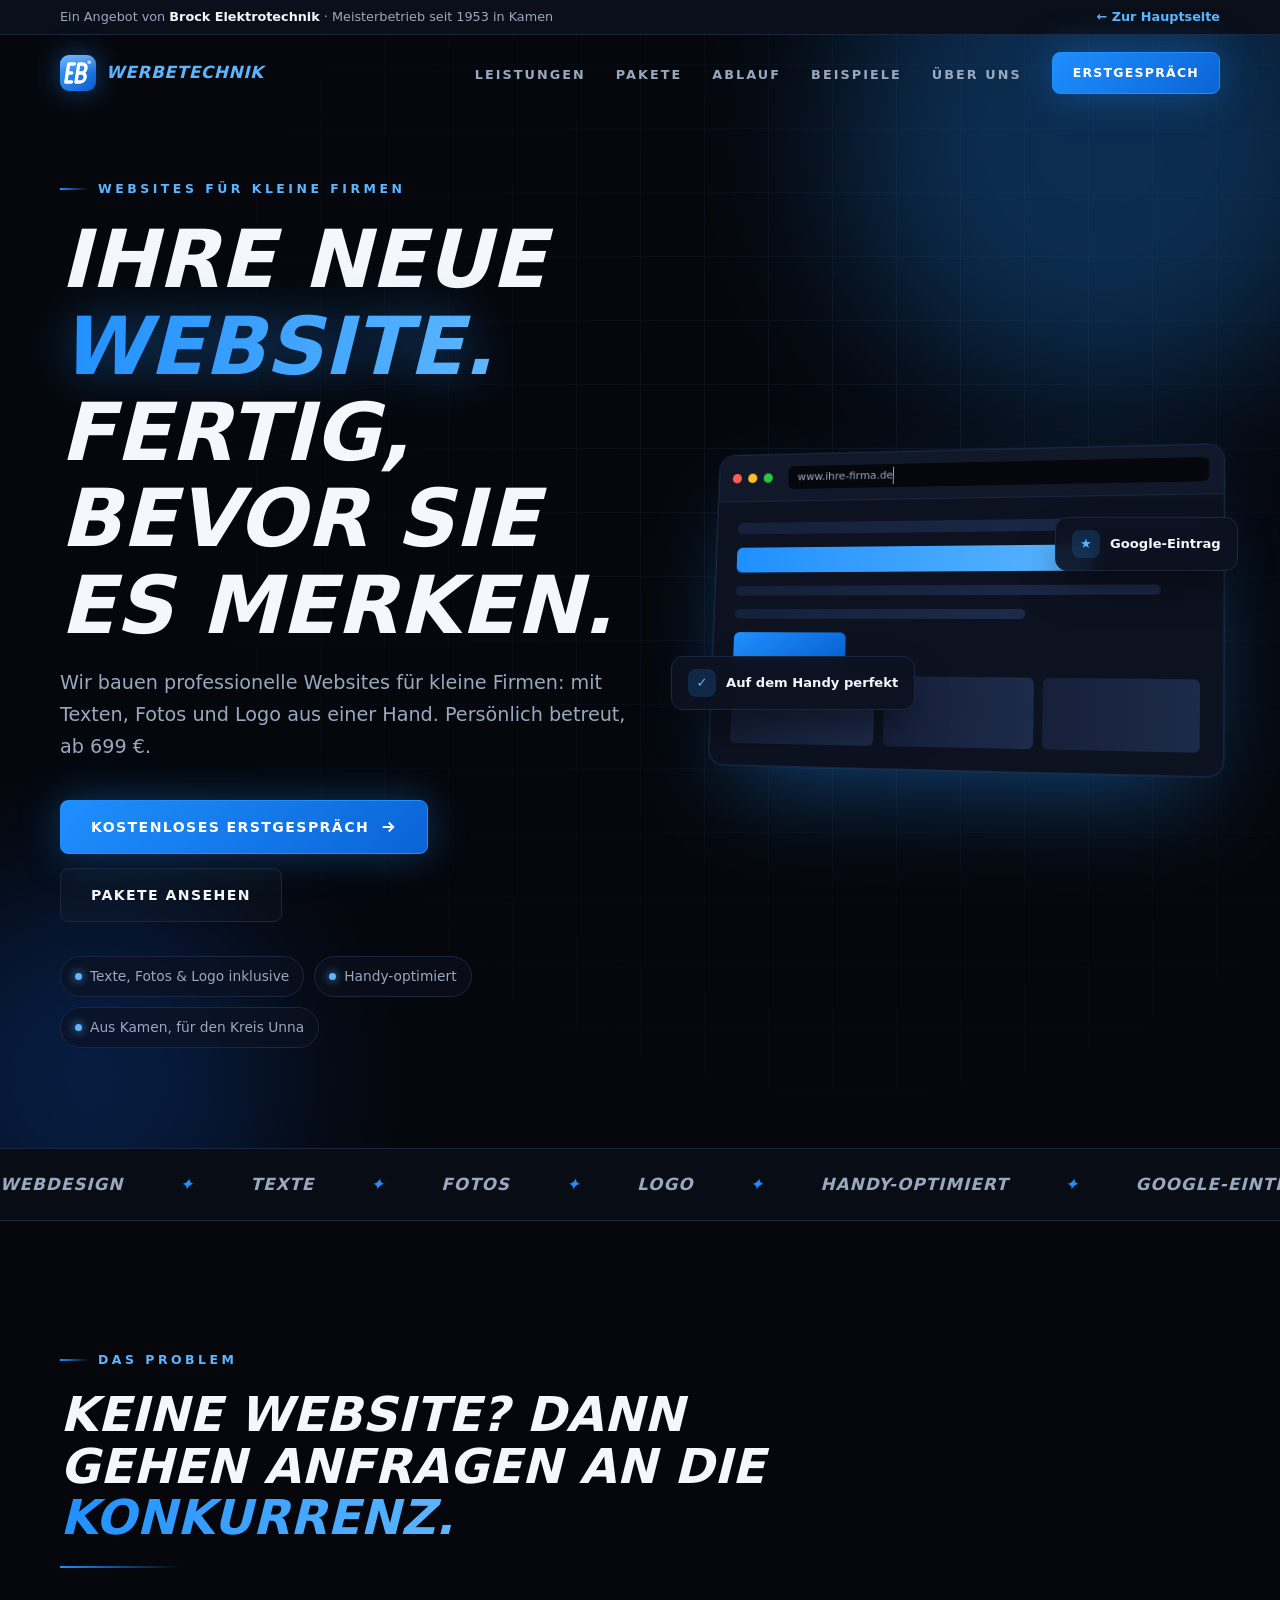
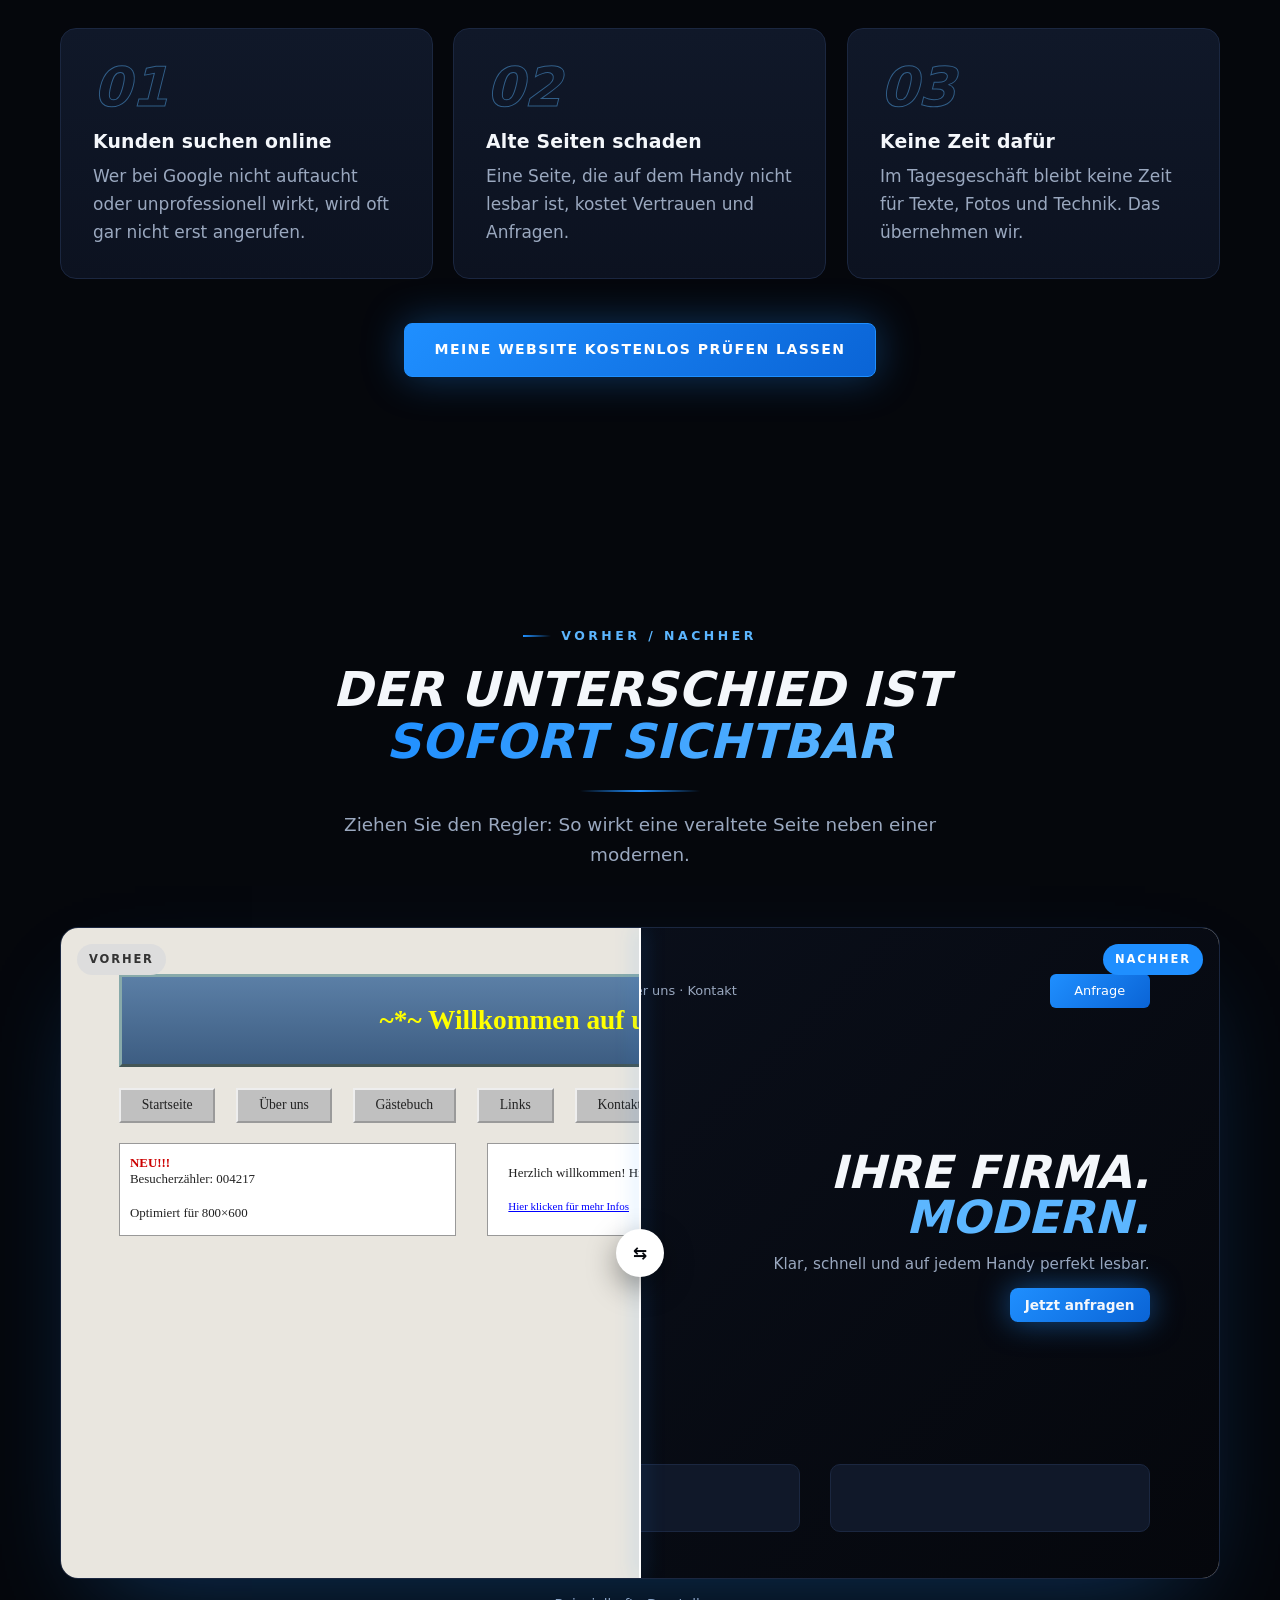
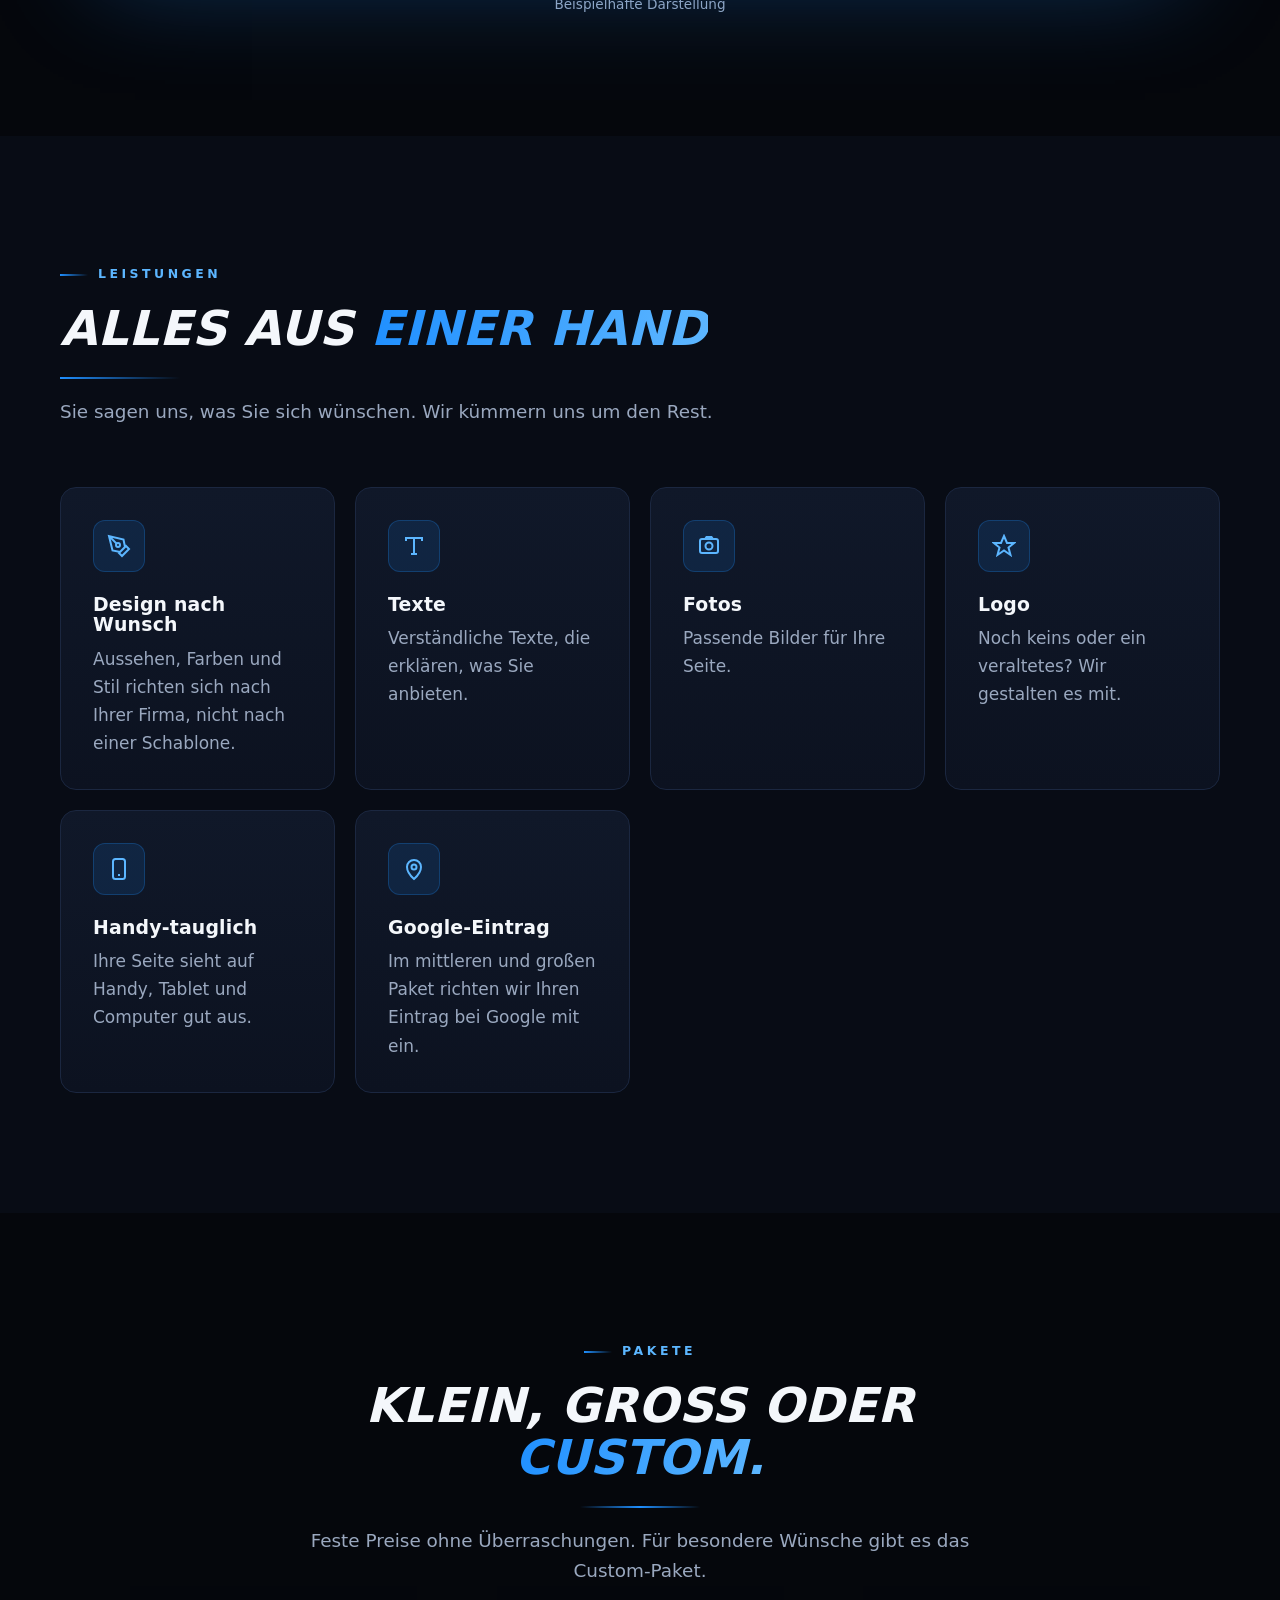
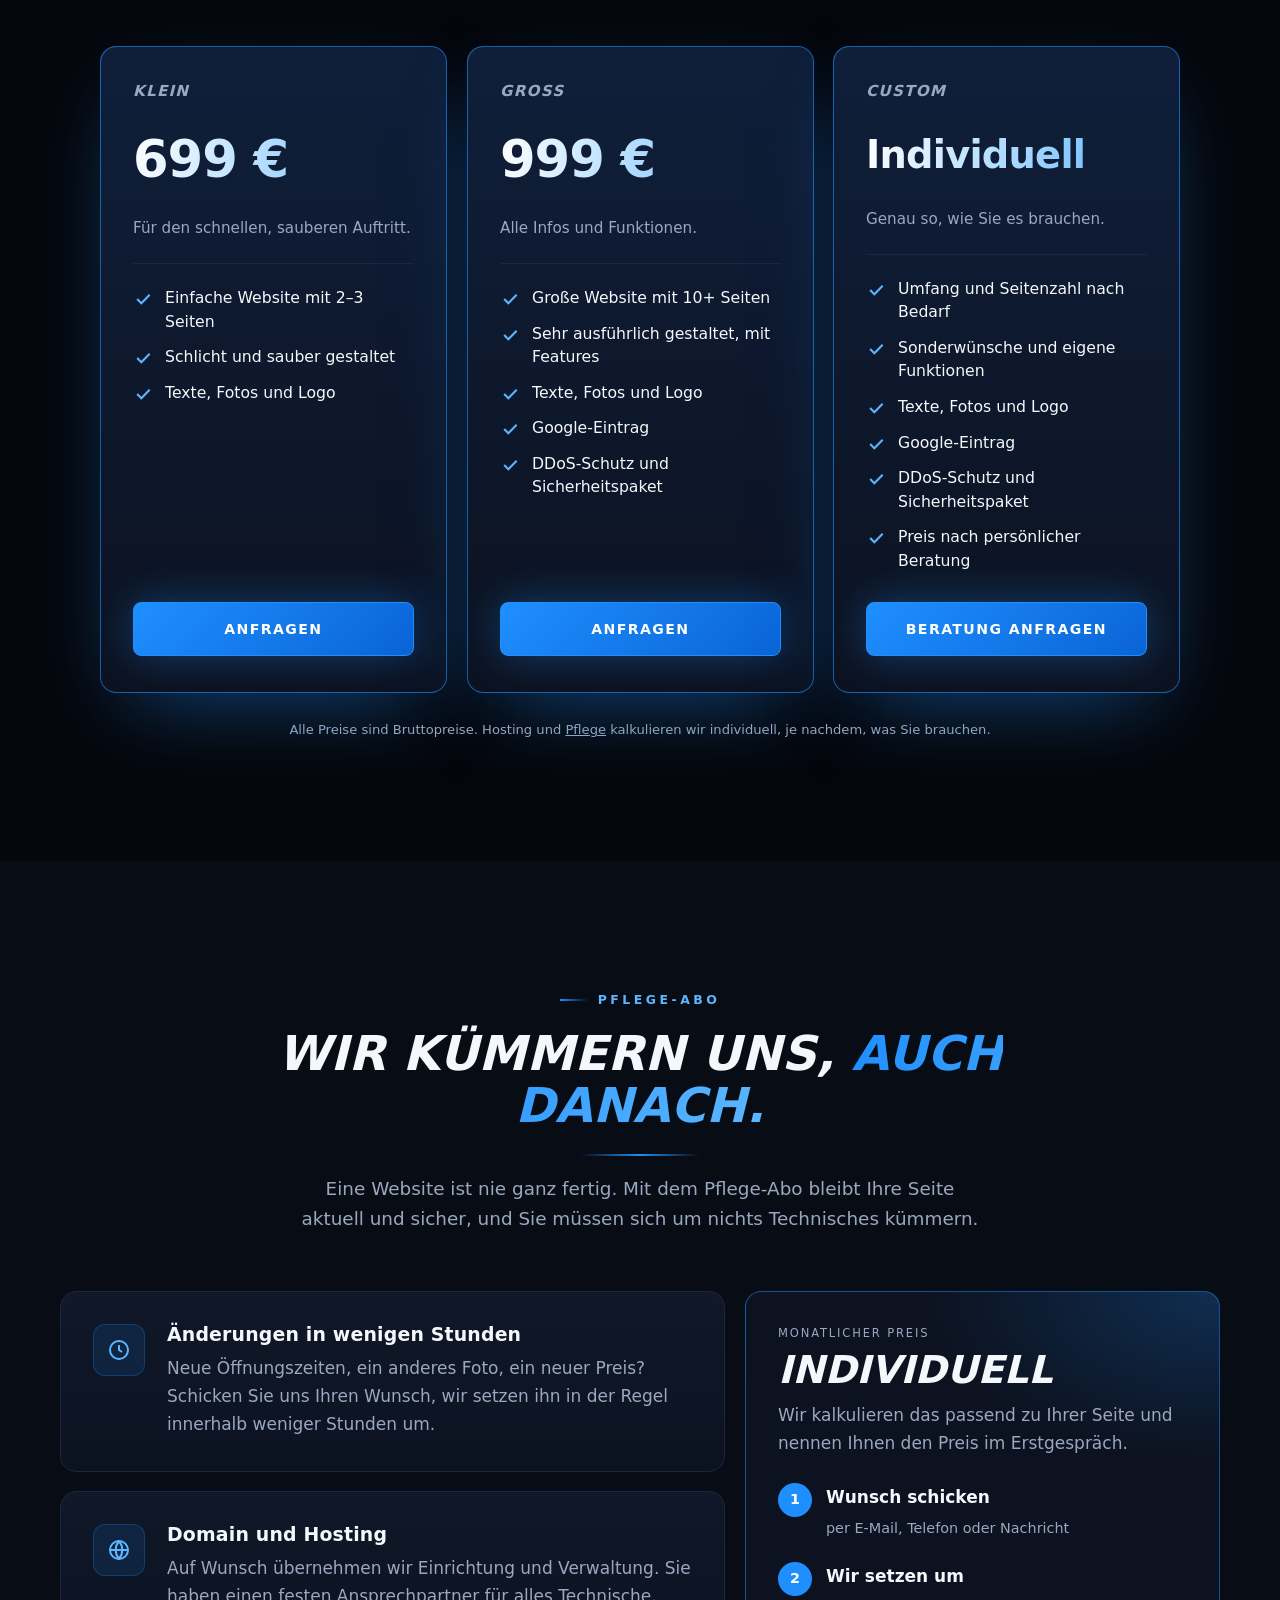
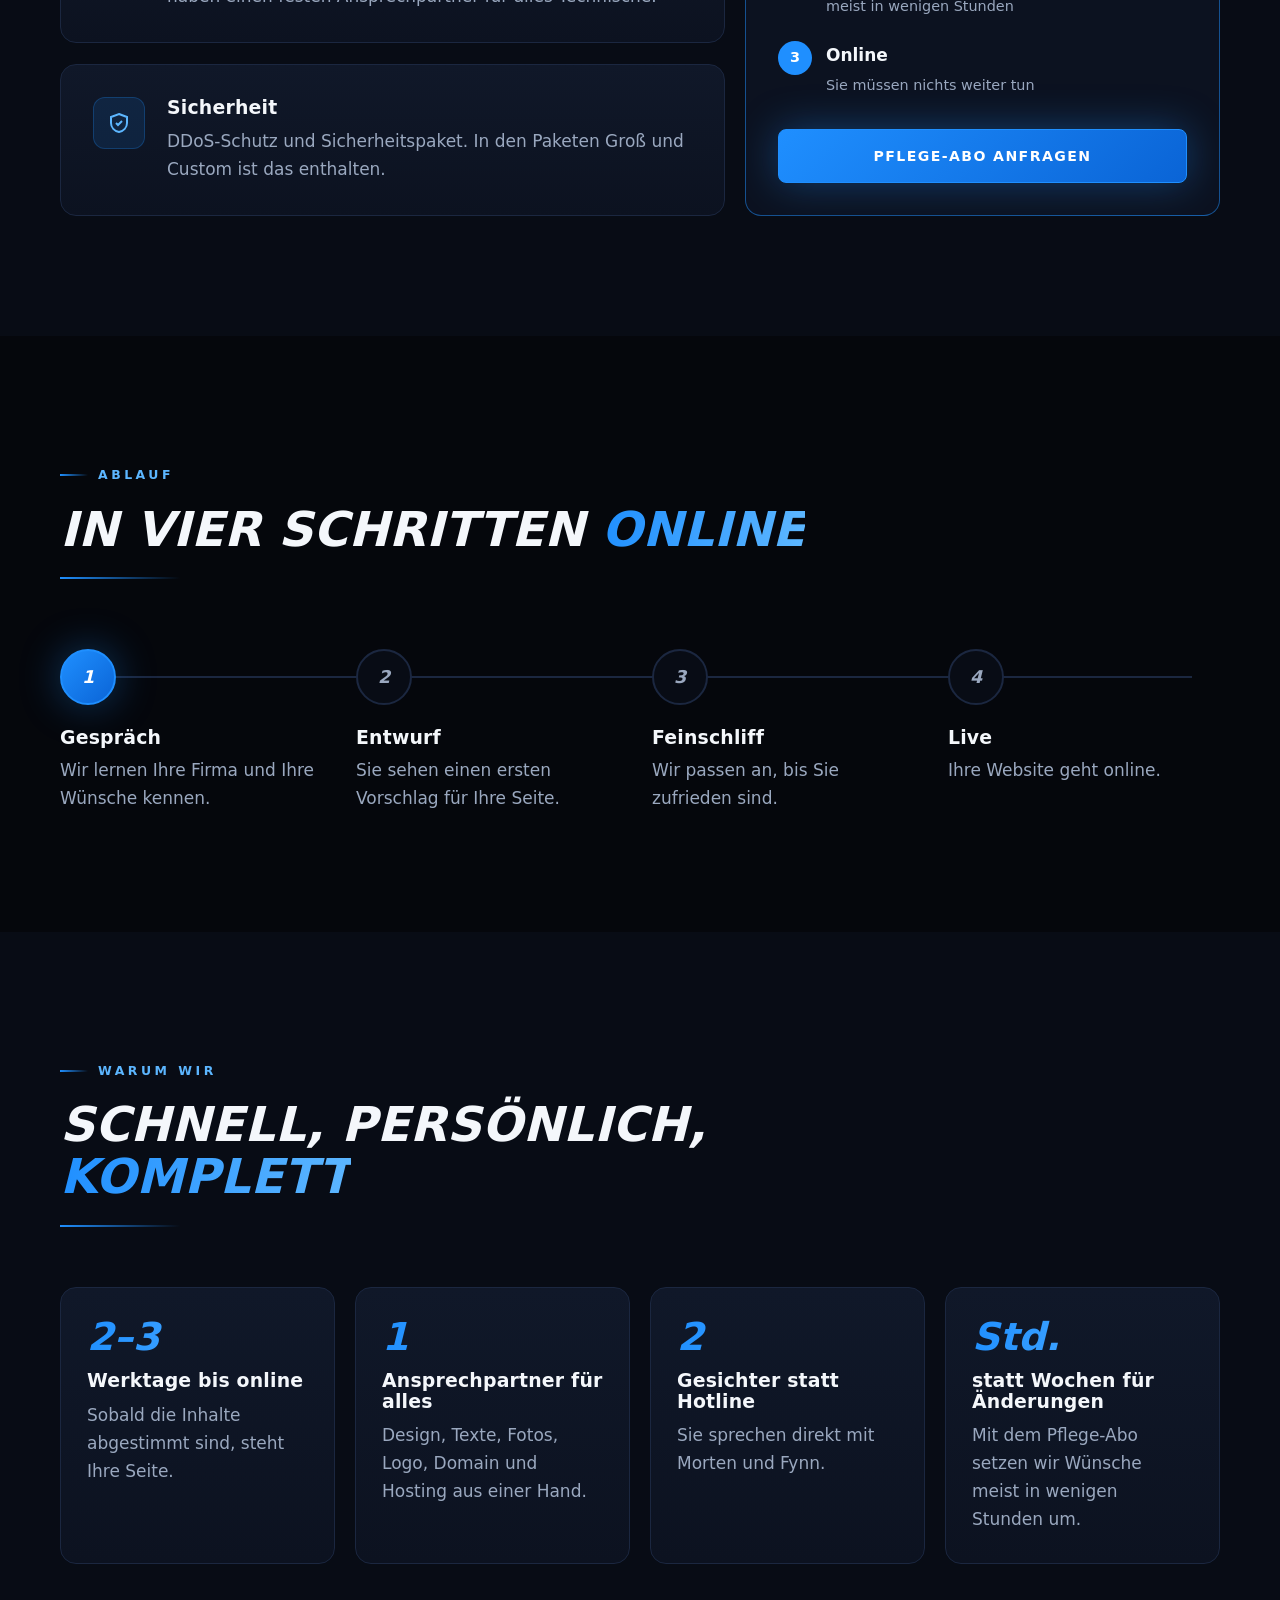
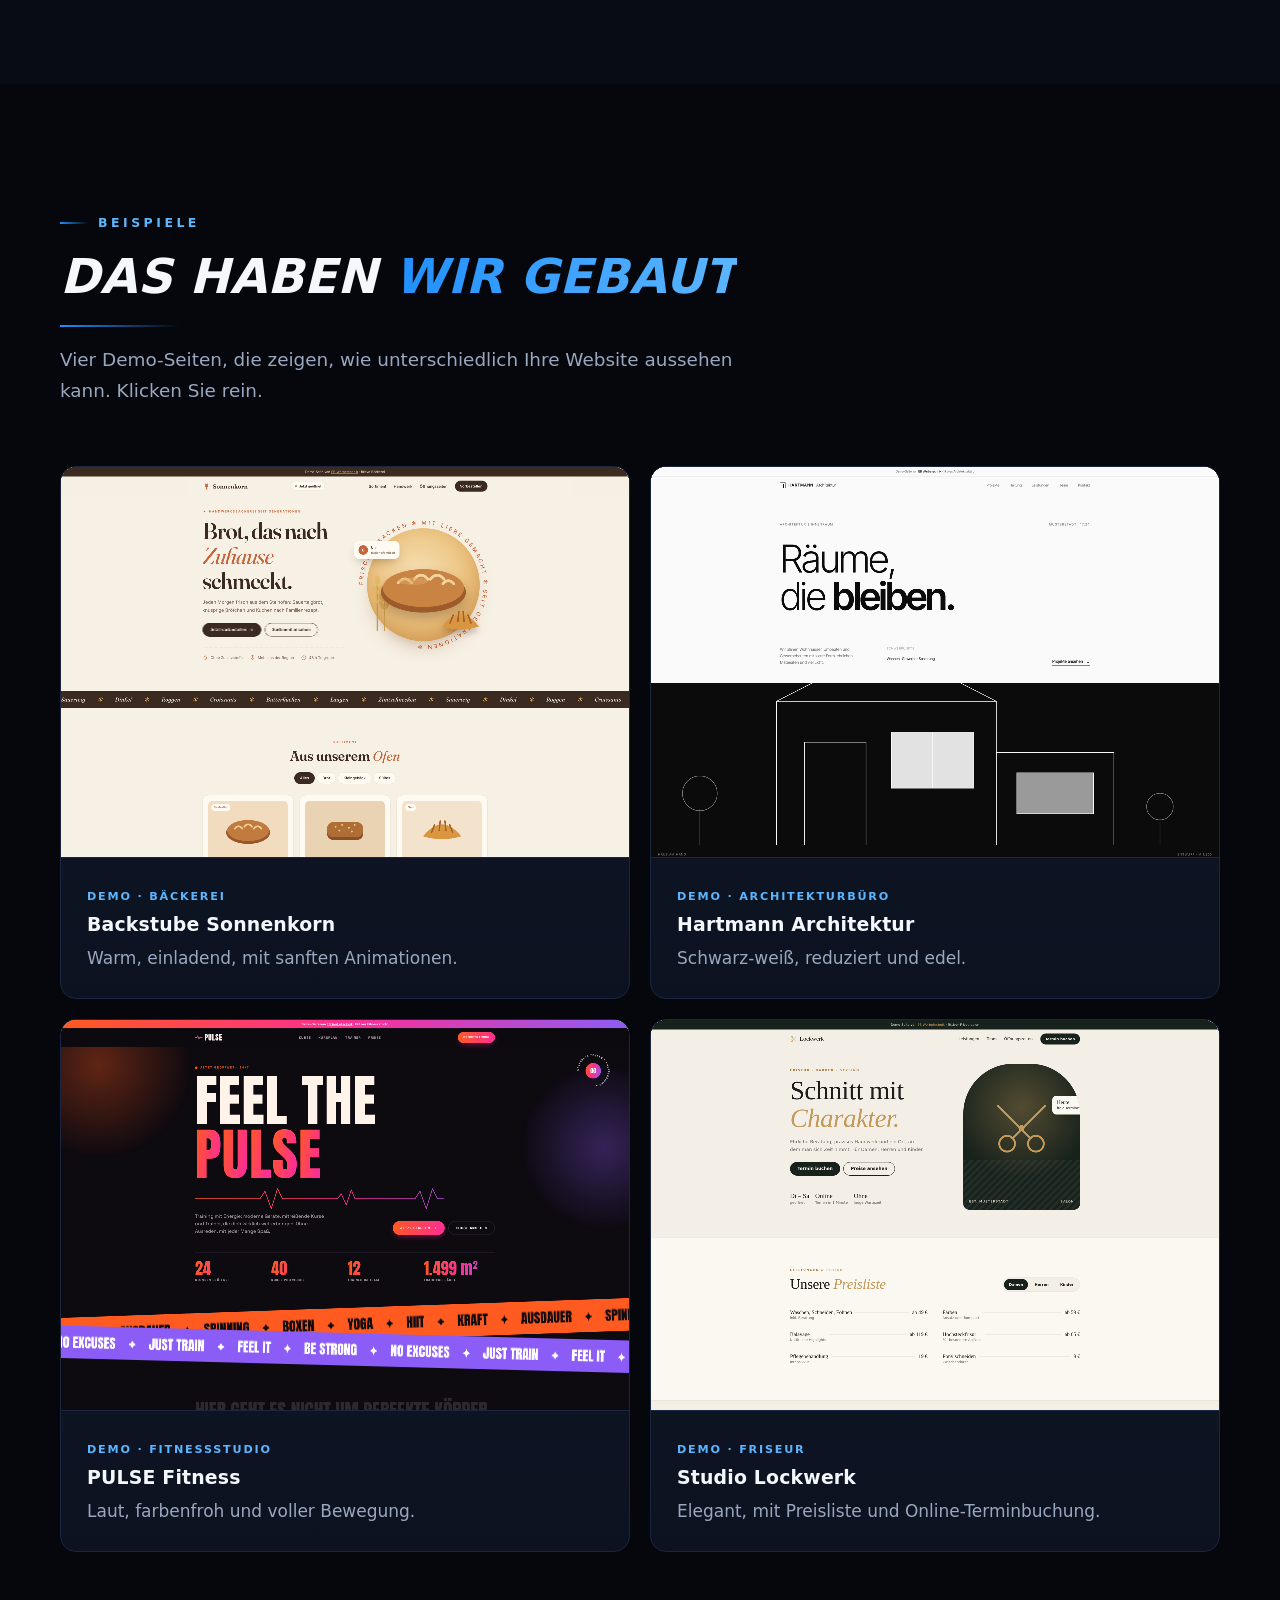
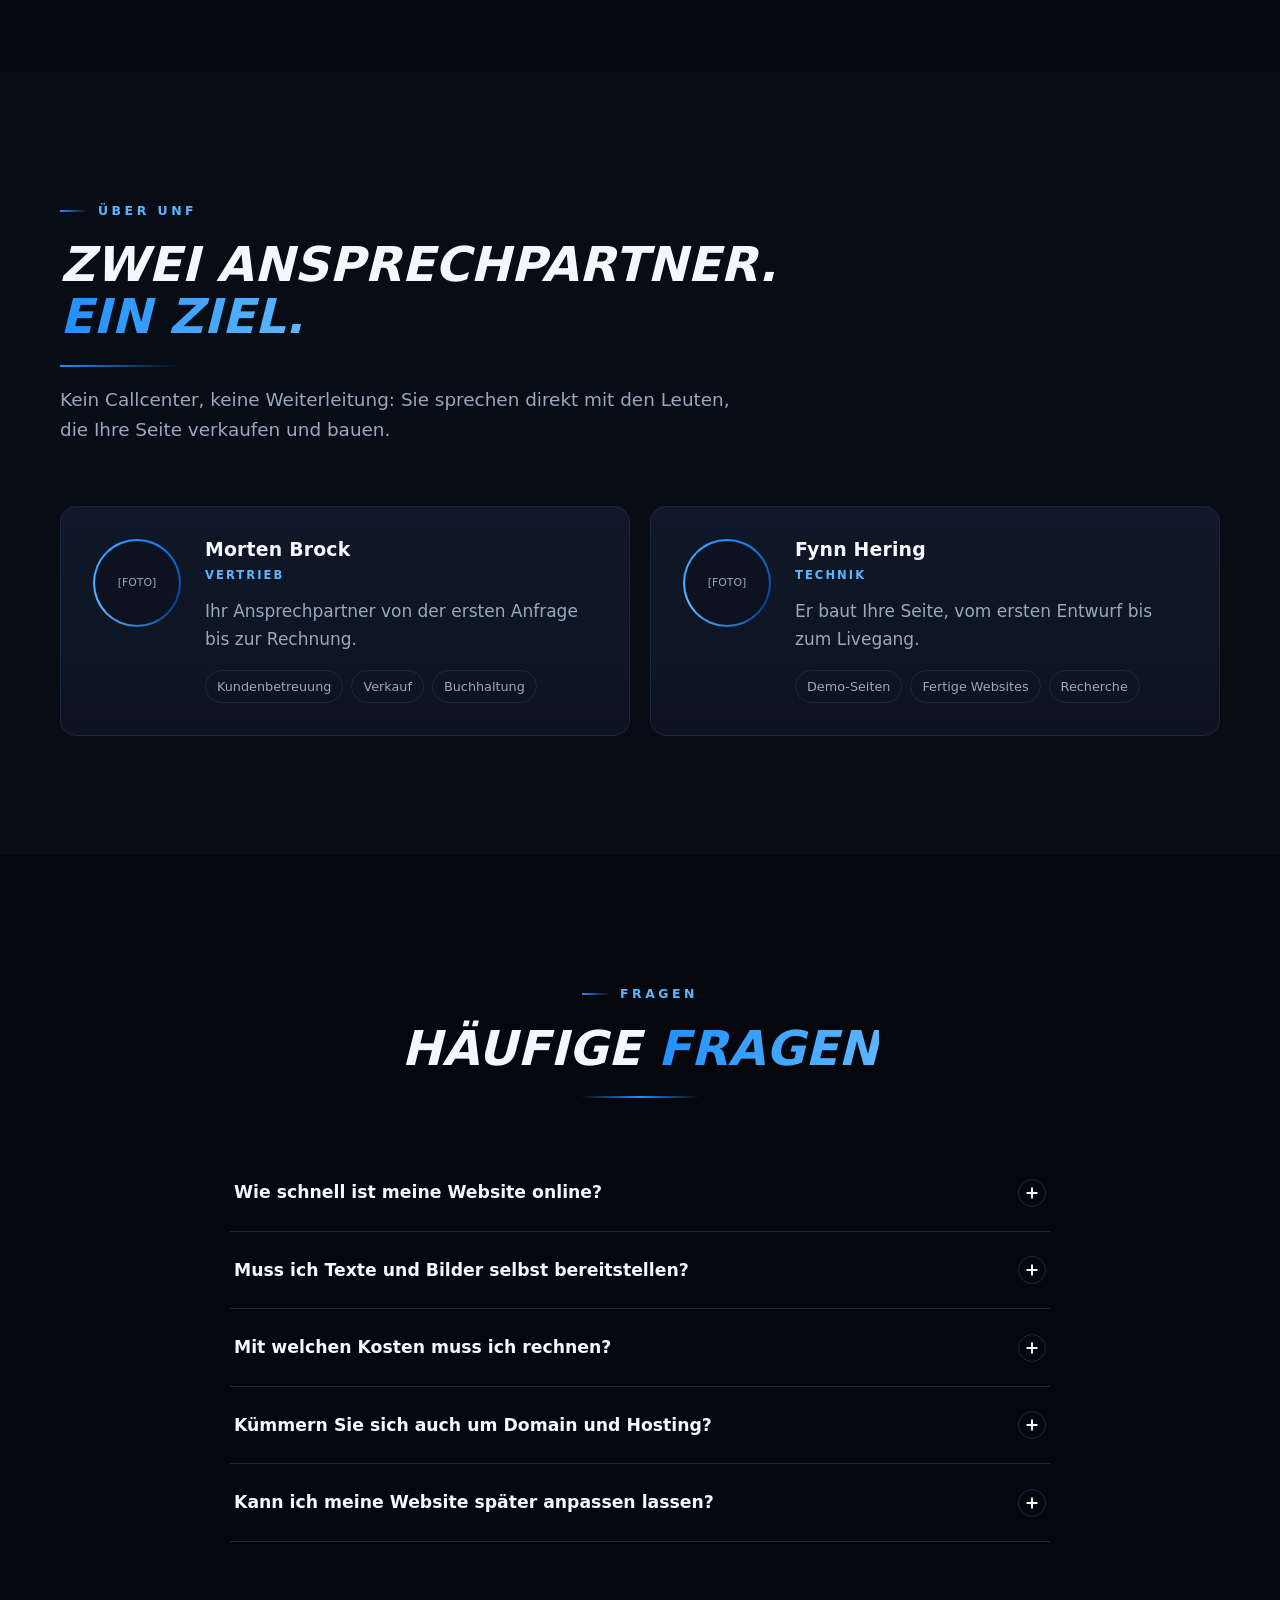
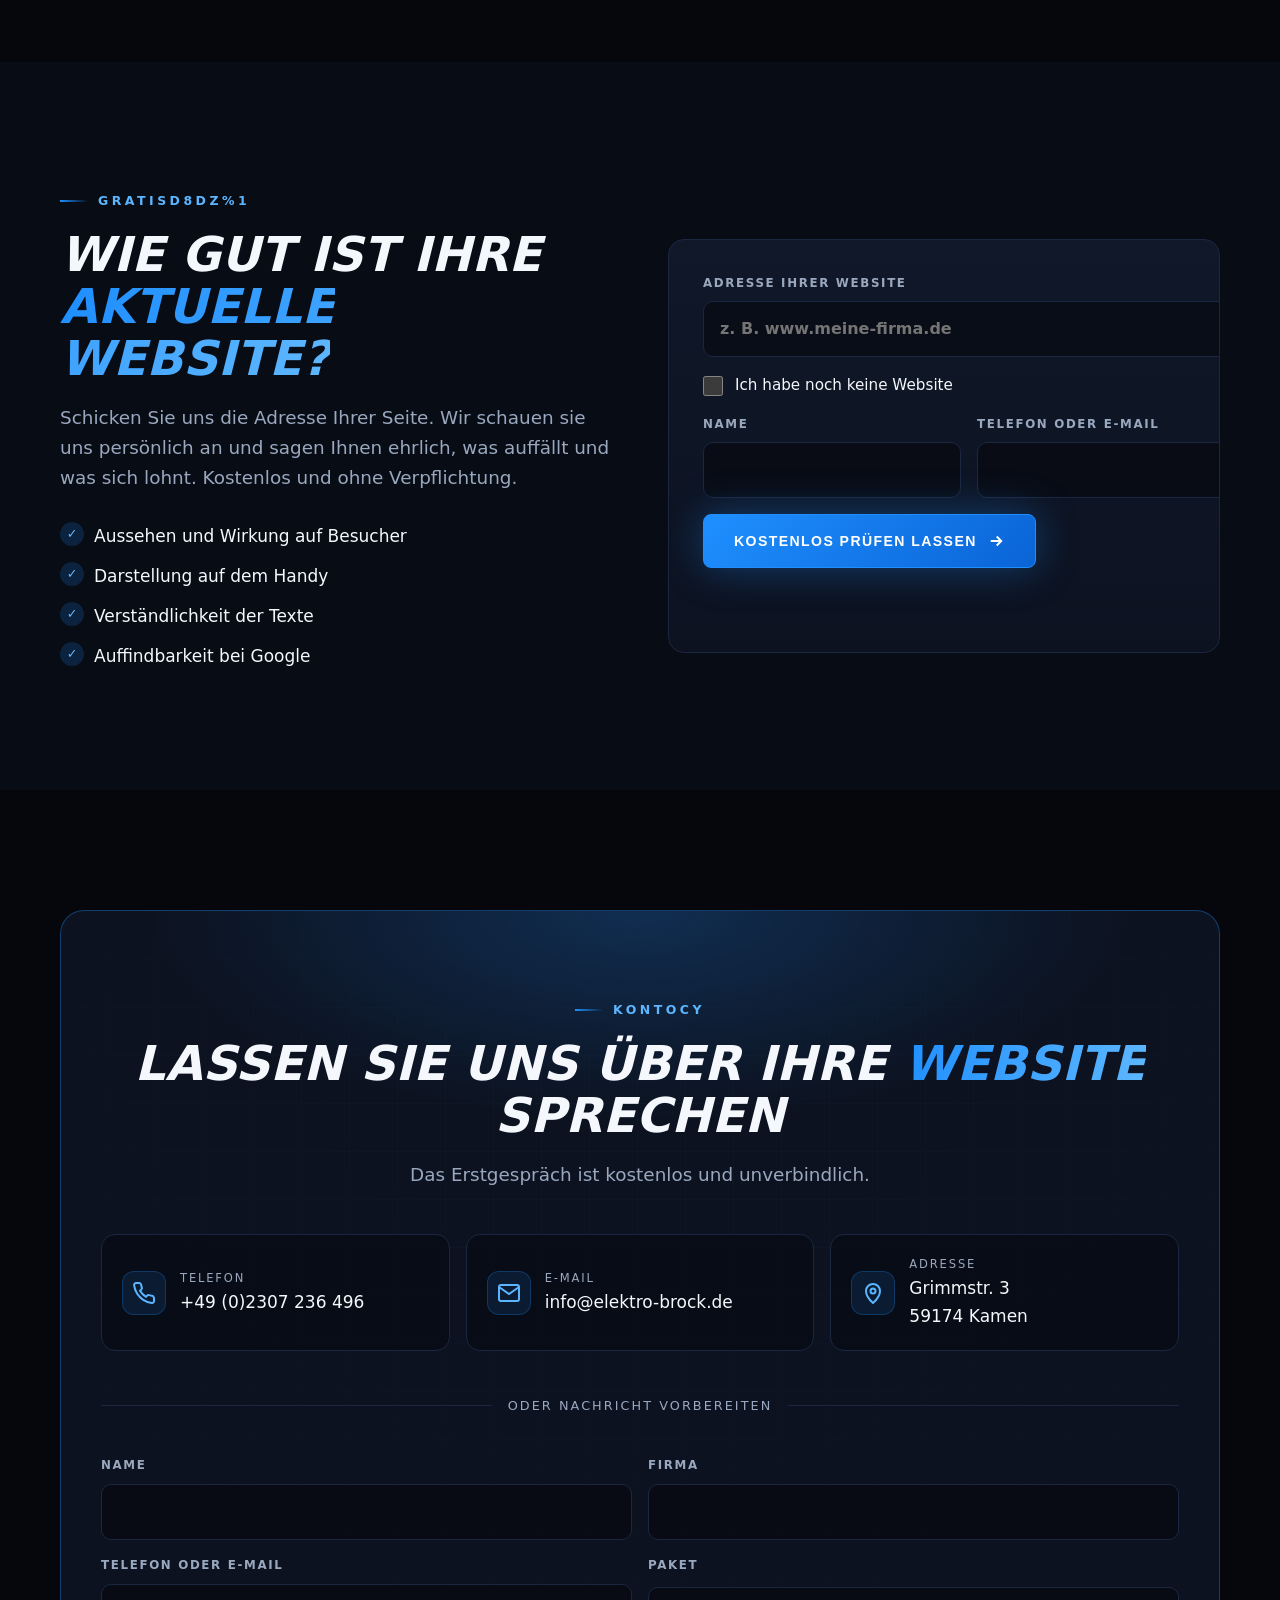
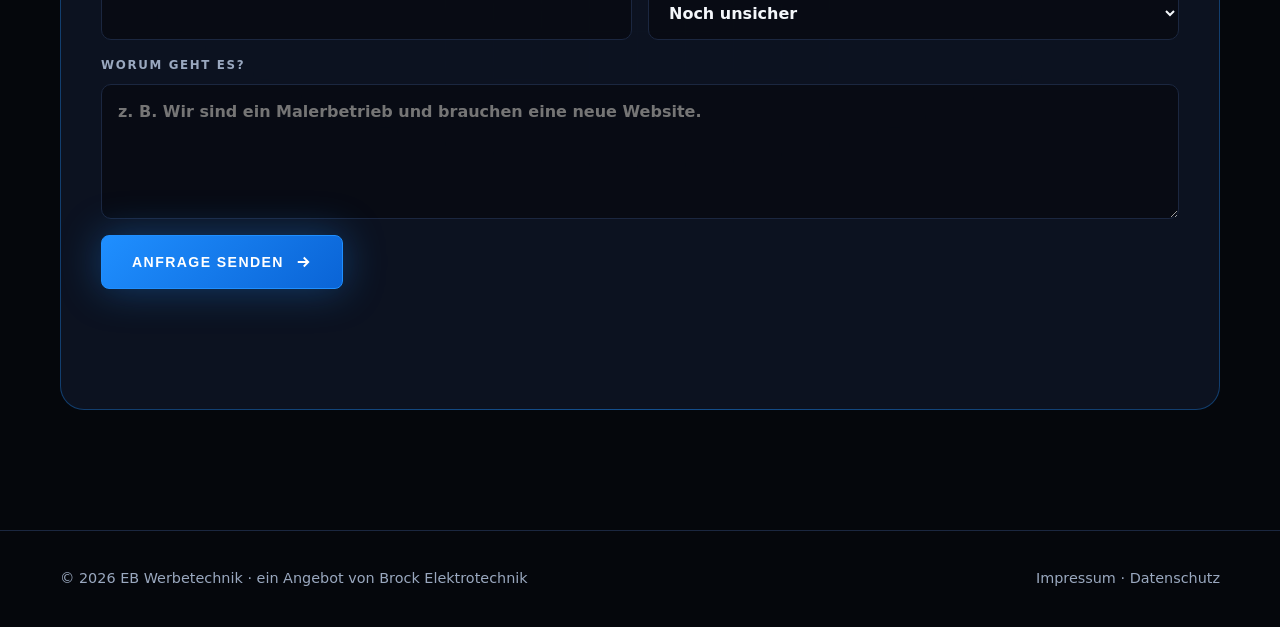
<file: webdesign/index.html>
<!DOCTYPE html>
<html lang="de">
<head>
<meta charset="utf-8">
<meta name="viewport" content="width=device-width,initial-scale=1">
<title>Websites für kleine Firmen in Kamen | EB Werbetechnik</title>
<!-- Live-Adresse (GitHub Pages). Bei eigener Domain hier und in sitemap.xml/robots.txt ersetzen -->
<link rel="canonical" href="https://fynnabi15-lang.github.io/Website/webdesign/">
<meta property="og:type" content="website">
<meta property="og:locale" content="de_DE">
<meta property="og:site_name" content="EB Werbetechnik">
<meta property="og:title" content="Websites für kleine Firmen in Kamen | EB Werbetechnik">
<meta property="og:description" content="Professionelle Websites mit Texten, Fotos und Logo aus einer Hand. In 2–3 Werktagen online.">
<meta property="og:url" content="https://fynnabi15-lang.github.io/Website/webdesign/">
<meta property="og:image" content="https://fynnabi15-lang.github.io/Website/webdesign/og-bild.png">
<meta property="og:image:width" content="1200">
<meta property="og:image:height" content="630">
<meta name="twitter:card" content="summary_large_image">
<link rel="apple-touch-icon" href="logo/apple-touch-icon.png">
<script type="application/ld+json">
{"@context":"https://schema.org","@type":"ProfessionalService","name":"EB Werbetechnik","description":"Professionelle Websites für kleine Firmen","url":"https://fynnabi15-lang.github.io/Website/webdesign/","image":"https://fynnabi15-lang.github.io/Website/webdesign/og-bild.png","areaServed":"Kamen und Umgebung","address":{"@type":"PostalAddress","streetAddress":"Grimmstr. 3","postalCode":"59174","telephone":"+49 2307 236496","email":"info@elektro-brock.de","addressLocality":"Kamen","addressCountry":"DE"},"priceRange":"699 € – 999 €"}
</script>
<link rel="icon" href="logo/eb-icon.svg" type="image/svg+xml">
<meta name="description" content="Websites für kleine Firmen in Kamen und Umgebung: Design, Texte, Fotos und Logo aus einer Hand. In 2–3 Werktagen online, Pakete ab 699 €.">
<meta name="theme-color" content="#05070c">
<style>
:root{
  --bg:#05070c;--bg2:#080c15;--card:#0c1220;--card2:#101829;--ink:#f4f7fb;--muted:#9aa8bf;--line:#1b2740;
  --accent:#1f8fff;--accent2:#5cb6ff;--ph:#4a3f00;--ph-ink:#ffe680;
  --glow:0 0 40px rgba(31,143,255,.35);
  --ease:cubic-bezier(.22,1,.36,1);
}
*{box-sizing:border-box;margin:0;padding:0}
html{scroll-behavior:smooth;scroll-padding-top:80px;color-scheme:dark}
body{background:var(--bg);color:var(--ink);font:17px/1.65 system-ui,-apple-system,"Segoe UI",Roboto,Arial,sans-serif;-webkit-font-smoothing:antialiased;overflow-x:hidden}
a{color:inherit}
:focus-visible{outline:3px solid var(--accent2);outline-offset:3px;border-radius:6px}
.skip{position:absolute;left:12px;top:-60px;background:var(--accent);color:#fff;padding:10px 16px;border-radius:6px;z-index:100;transition:top .2s}
.skip:focus{top:12px}
.wrap{width:min(1160px,100% - 40px);margin-inline:auto}
section{padding:120px 0;position:relative}
h1,h2,h3{line-height:1.08;font-weight:800}
h1,h2{text-transform:uppercase;font-style:italic;letter-spacing:.005em}
h1{font-size:clamp(2.4rem,6.4vw,5rem)}
h2{font-size:clamp(1.9rem,4.2vw,3rem)}
h3{font-size:1.18rem;letter-spacing:.01em}
.grad{background:linear-gradient(100deg,var(--accent) 0%,var(--accent2) 50%,var(--accent) 100%);background-size:200% auto;-webkit-background-clip:text;background-clip:text;color:transparent;animation:shine 6s linear infinite}
@keyframes shine{to{background-position:200% center}}
.eyebrow{display:inline-flex;align-items:center;gap:10px;font-size:.78rem;font-weight:700;letter-spacing:.28em;text-transform:uppercase;color:var(--accent2);margin-bottom:18px}
.eyebrow::before{content:"";width:28px;height:2px;background:linear-gradient(90deg,var(--accent),transparent)}
.lead{color:var(--muted);font-size:1.15rem;max-width:58ch;margin-top:18px}
.head{max-width:760px}
.center{text-align:center;margin-inline:auto}
.center .eyebrow{justify-content:center}
.center .lead{margin-inline:auto}
.ph{background:var(--ph);color:var(--ph-ink);padding:0 .35em;border-radius:4px;font-weight:600;font-style:normal;text-transform:none;letter-spacing:0}

/* buttons */
.btn{position:relative;display:inline-flex;align-items:center;justify-content:center;gap:10px;min-height:54px;padding:0 30px;border-radius:8px;font-weight:700;font-size:.88rem;letter-spacing:.1em;text-transform:uppercase;text-decoration:none;border:1px solid var(--accent);overflow:hidden;transition:transform .3s var(--ease),box-shadow .3s,background .3s}
.btn svg{width:18px;height:18px;transition:transform .3s var(--ease)}
.btn:hover svg{transform:translateX(4px)}
.btn-primary{background:linear-gradient(135deg,#1f8fff,#0a64d6);color:#fff;box-shadow:var(--glow)}
.btn-primary::after{content:"";position:absolute;inset:0;background:linear-gradient(110deg,transparent 30%,rgba(255,255,255,.35) 50%,transparent 70%);transform:translateX(-100%);transition:transform .7s var(--ease)}
.btn-primary:hover{transform:translateY(-2px);box-shadow:0 0 60px rgba(31,143,255,.6)}
.btn-primary:hover::after{transform:translateX(100%)}
.btn-ghost{background:rgba(255,255,255,.02);color:var(--ink);border-color:var(--line)}
.btn-ghost:hover{border-color:var(--accent);background:rgba(31,143,255,.1);transform:translateY(-2px)}
.cta{display:flex;flex-wrap:wrap;gap:14px;margin-top:38px}

/* header */
.progress{position:fixed;top:0;left:0;height:2px;width:100%;transform-origin:0 50%;transform:scaleX(0);background:linear-gradient(90deg,var(--accent),var(--accent2));z-index:60}
header{position:fixed;inset:0 0 auto 0;z-index:50;transition:background .3s,border-color .3s,backdrop-filter .3s;border-bottom:1px solid transparent}
header.scrolled{background:rgba(5,7,12,.8);backdrop-filter:blur(14px);-webkit-backdrop-filter:blur(14px);border-color:var(--line)}
.nav{display:flex;align-items:center;justify-content:space-between;height:76px;gap:16px;transition:height .3s}
header.scrolled .nav{height:64px}
.brand{display:flex;align-items:center;gap:10px;font-weight:800;text-decoration:none;font-size:1.05rem;letter-spacing:.04em;text-transform:uppercase;font-style:italic}
.brand i{display:grid;place-items:center;width:34px;height:34px;border-radius:8px;background:linear-gradient(135deg,#1f8fff,#0a64d6);box-shadow:var(--glow);font-style:normal;font-size:.8rem;color:#fff}
.brand span{color:var(--accent2)}
nav ul{display:flex;gap:30px;list-style:none;align-items:center}
nav a{position:relative;text-decoration:none;font-weight:600;font-size:.8rem;letter-spacing:.16em;text-transform:uppercase;color:var(--muted);transition:color .2s}
nav a:not(.btn)::after{content:"";position:absolute;left:0;bottom:-6px;height:2px;width:100%;background:var(--accent);transform:scaleX(0);transform-origin:right;transition:transform .35s var(--ease)}
nav a:not(.btn):hover{color:var(--ink)}
nav a:not(.btn):hover::after{transform:scaleX(1);transform-origin:left}
nav .btn{min-height:42px;padding:0 20px;color:#fff;font-size:.78rem}
.burger{display:none;width:44px;height:44px;border:1px solid var(--line);border-radius:8px;background:transparent;cursor:pointer;position:relative}
.burger span{position:absolute;left:12px;right:12px;height:2px;background:var(--ink);transition:transform .3s var(--ease),opacity .2s}
.burger span:nth-child(1){top:15px}.burger span:nth-child(2){top:21px}.burger span:nth-child(3){top:27px}
.burger[aria-expanded="true"] span:nth-child(1){transform:translateY(6px) rotate(45deg)}
.burger[aria-expanded="true"] span:nth-child(2){opacity:0}
.burger[aria-expanded="true"] span:nth-child(3){transform:translateY(-6px) rotate(-45deg)}

.brand img{width:36px;height:36px;filter:drop-shadow(0 0 14px rgba(31,143,255,.45));transition:transform .4s var(--ease)}
.brand:hover img{transform:rotate(-6deg) scale(1.06)}
/* hero */
.hero{min-height:100vh;display:flex;align-items:center;padding:140px 0 100px;overflow:hidden}
.hero-bg{position:absolute;inset:0;pointer-events:none}
.hero-bg::before{content:"";position:absolute;inset:-64px;background-image:linear-gradient(var(--line) 1px,transparent 1px),linear-gradient(90deg,var(--line) 1px,transparent 1px);background-size:64px 64px;opacity:.35;mask-image:radial-gradient(circle at 65% 40%,#000,transparent 65%);-webkit-mask-image:radial-gradient(circle at 65% 40%,#000,transparent 65%);animation:gridmove 20s linear infinite}
@keyframes gridmove{to{transform:translate(64px,64px)}}
.orb{position:absolute;border-radius:50%;filter:blur(80px);opacity:.5}
.orb.a{width:520px;height:520px;background:#1f8fff;top:-120px;right:-80px;opacity:.28;animation:float 14s ease-in-out infinite}
.orb.b{width:380px;height:380px;background:#0a3d8f;bottom:-120px;left:-100px;opacity:.4;animation:float 18s ease-in-out infinite reverse}
@keyframes float{50%{transform:translate(-40px,40px) scale(1.08)}}
.hero .wrap{position:relative;display:grid;grid-template-columns:1.05fr .95fr;gap:64px;align-items:center}
.hero h1 .w{display:inline-block;opacity:0;transform:translateY(40px) rotate(2deg);animation:wordin .9s var(--ease) forwards}
@keyframes wordin{to{opacity:1;transform:none}}
.hero .lead{font-size:1.2rem}
.fade-up{opacity:0;transform:translateY(24px);animation:wordin 1s var(--ease) forwards}
.badges{display:flex;flex-wrap:wrap;gap:10px;margin-top:34px;list-style:none}
.badges li{display:flex;align-items:center;gap:8px;font-size:.86rem;color:var(--muted);padding:8px 14px;border:1px solid var(--line);border-radius:999px;background:rgba(12,18,32,.6)}
.badges li::before{content:"";width:7px;height:7px;border-radius:50%;background:var(--accent2);box-shadow:0 0 10px var(--accent2)}

/* browser mockup */
.mock{position:relative;perspective:1400px}
.browser{background:var(--card);border:1px solid var(--line);border-radius:16px;overflow:hidden;box-shadow:0 40px 100px -30px rgba(31,143,255,.45),0 0 0 1px rgba(92,182,255,.06);transform:rotateY(-12deg) rotateX(6deg);transition:transform .6s var(--ease);opacity:0;animation:mockin 1.4s .5s var(--ease) forwards}
@keyframes mockin{from{opacity:0;transform:rotateY(-24deg) rotateX(14deg) translateY(60px)}to{opacity:1;transform:rotateY(-12deg) rotateX(6deg)}}
.bar{display:flex;align-items:center;gap:7px;padding:12px 14px;border-bottom:1px solid var(--line);background:var(--card2)}
.bar i{width:10px;height:10px;border-radius:50%;background:#2a3550}
.bar i:first-child{background:#ff5f57}.bar i:nth-child(2){background:#febc2e}.bar i:nth-child(3){background:#28c840}
.url{flex:1;margin-left:10px;height:24px;border-radius:6px;background:var(--bg);font-size:.7rem;color:var(--muted);display:flex;align-items:center;padding:0 10px;overflow:hidden;white-space:nowrap}
.url b{font-weight:500;border-right:1px solid var(--accent2);animation:caret .8s steps(1) infinite}
@keyframes caret{50%{border-color:transparent}}
.page{padding:22px;display:grid;gap:14px}
.sk{border-radius:6px;background:linear-gradient(90deg,#16203a,#1d2a4a,#16203a);background-size:200% 100%;animation:shimmer 2.4s linear infinite;transform-origin:left;opacity:0}
@keyframes shimmer{to{background-position:-200% 0}}
.build .sk{animation:shimmer 2.4s linear infinite,grow .8s var(--ease) forwards}
@keyframes grow{from{opacity:0;transform:scaleX(.2)}to{opacity:1;transform:none}}
.sk.sn{height:12px;width:100%}
.sk.h{height:26px;width:78%;background:linear-gradient(90deg,#1f8fff,#5cb6ff,#1f8fff);background-size:200% 100%}
.sk.t{height:10px;width:92%}.sk.t2{height:10px;width:64%}
.sk.sb{height:30px;width:120px;background:linear-gradient(135deg,#1f8fff,#0a64d6)}
.sk-row{display:grid;grid-template-columns:repeat(3,1fr);gap:10px}
.sk.c{height:70px}
.chip{position:absolute;display:flex;align-items:center;gap:10px;padding:12px 16px;background:rgba(12,18,32,.92);border:1px solid var(--line);border-radius:12px;font-size:.82rem;font-weight:600;box-shadow:0 20px 40px -10px rgba(0,0,0,.6);backdrop-filter:blur(8px);opacity:0;animation:chipin .9s var(--ease) forwards,bob 6s ease-in-out infinite}
.chip span{display:grid;place-items:center;width:28px;height:28px;border-radius:8px;background:rgba(31,143,255,.18);color:var(--accent2)}
.chip.one{left:-28px;bottom:60px;animation-delay:2.2s,3s}
.chip.two{right:-18px;top:70px;animation-delay:2.6s,3.4s}
@keyframes chipin{from{opacity:0;transform:translateY(20px) scale(.9)}to{opacity:1;transform:none}}
@keyframes bob{50%{translate:0 -10px}}

/* marquee */
.marquee{border-block:1px solid var(--line);background:var(--bg2);overflow:hidden;padding:22px 0}
.marquee .track{display:flex;gap:56px;width:max-content;animation:scroll 32s linear infinite}
.marquee:hover .track{animation-play-state:paused}
.marquee span{display:flex;align-items:center;gap:56px;font-weight:800;font-style:italic;text-transform:uppercase;letter-spacing:.06em;font-size:1.05rem;color:var(--muted);white-space:nowrap}
.marquee span::after{content:"✦";color:var(--accent)}
@keyframes scroll{to{transform:translateX(-50%)}}

/* cards */
.grid{display:grid;grid-template-columns:repeat(auto-fit,minmax(min(270px,100%),1fr));gap:20px;margin-top:60px}
.card{position:relative;background:linear-gradient(180deg,var(--card2),var(--card));border:1px solid var(--line);border-radius:16px;padding:32px;overflow:hidden;transition:transform .4s var(--ease),border-color .3s}
.card::before{content:"";position:absolute;inset:0;background:radial-gradient(420px circle at var(--mx,50%) var(--my,-20%),rgba(31,143,255,.14),transparent 40%);opacity:0;transition:opacity .3s;pointer-events:none}
.card:hover{transform:translateY(-6px);border-color:rgba(31,143,255,.5)}
.card:hover::before{opacity:1}
.card p{color:var(--muted);margin-top:10px}
.icon{display:grid;place-items:center;width:52px;height:52px;border-radius:12px;background:rgba(31,143,255,.12);border:1px solid rgba(31,143,255,.25);color:var(--accent2);margin-bottom:22px;transition:transform .4s var(--ease),background .3s}
.icon svg{width:24px;height:24px}
.card:hover .icon{transform:rotate(-8deg) scale(1.08);background:rgba(31,143,255,.22)}
.alt{background:var(--bg2)}
.num{font-size:3.4rem;font-weight:800;font-style:italic;line-height:1;color:transparent;-webkit-text-stroke:1px rgba(92,182,255,.45);margin-bottom:16px}

/* pricing */
.packs .grid{align-items:stretch;grid-template-columns:repeat(3,1fr);max-width:1080px;margin-inline:auto}
@media (max-width:900px){.packs .grid{grid-template-columns:1fr;max-width:460px}}
.pack{padding:36px 32px}
.pack .price{color:var(--ink);margin-top:18px}
.pack.hl .price{background:linear-gradient(100deg,#fff,var(--accent2));-webkit-background-clip:text;background-clip:text;color:transparent}
.pack ul{align-content:start}
.pack li{font-size:.98rem;line-height:1.5}
.packs .fine{font-size:.82rem;opacity:.8}
.pack{display:flex;flex-direction:column}
.pack.hl{border-color:rgba(31,143,255,.6);background:linear-gradient(180deg,#0f1f3a,var(--card));box-shadow:0 30px 80px -30px rgba(31,143,255,.5)}
.tag{position:absolute;top:22px;right:22px;font-size:.68rem;font-weight:700;letter-spacing:.14em;text-transform:uppercase;padding:6px 10px;border-radius:999px;background:rgba(31,143,255,.18);color:var(--accent2);border:1px solid rgba(31,143,255,.35)}
.pack h3{text-transform:uppercase;font-style:italic;letter-spacing:.08em;color:var(--muted);font-size:.95rem}
.price{display:flex;align-items:baseline;gap:8px;font-size:3.2rem;font-weight:800;margin:14px 0 4px;letter-spacing:-.02em}
.price small{font-size:.95rem;font-weight:600;color:var(--muted);letter-spacing:0}
.pack .sub{color:var(--muted);font-size:.95rem;padding-bottom:22px;border-bottom:1px solid var(--line)}
.pack ul{list-style:none;margin:22px 0 30px;display:grid;gap:12px;flex:1}
.pack li{display:flex;gap:12px;align-items:flex-start}
.pack li svg{flex:none;width:20px;height:20px;margin-top:3px;color:var(--accent2)}
.pack .btn{width:100%}
.fine{color:var(--muted);font-size:.9rem;margin-top:26px}

/* steps */
.steps{position:relative;list-style:none;display:grid;grid-template-columns:repeat(4,1fr);gap:24px;margin-top:70px}
.steps::before{content:"";position:absolute;top:27px;left:28px;right:28px;height:2px;background:var(--line)}
.steps::after{content:"";position:absolute;top:27px;left:28px;right:28px;height:2px;background:linear-gradient(90deg,var(--accent),var(--accent2));transform-origin:left;transform:scaleX(var(--p,0));transition:transform .2s linear}
.steps li{position:relative;z-index:1}
.dot{display:grid;place-items:center;width:56px;height:56px;border-radius:50%;background:var(--bg2);border:2px solid var(--line);font-weight:800;font-style:italic;font-size:1.1rem;margin-bottom:22px;transition:border-color .4s,background .4s,box-shadow .4s,color .4s;color:var(--muted)}
.steps li.on .dot{border-color:var(--accent);background:linear-gradient(135deg,#1f8fff,#0a64d6);color:#fff;box-shadow:var(--glow)}
.steps p{color:var(--muted);margin-top:8px}

/* examples */
.shot{position:relative;aspect-ratio:16/11;border:1px dashed #2a3a5c;border-radius:16px;display:grid;place-items:center;text-align:center;padding:20px;color:var(--muted);background:repeating-linear-gradient(135deg,transparent 0 14px,rgba(31,143,255,.03) 14px 28px),var(--card);transition:transform .4s var(--ease),border-color .3s}
.shot:hover{transform:translateY(-6px);border-color:var(--accent)}

/* examples */
.ex{padding:0;text-decoration:none;display:flex;flex-direction:column}
.ex .frame{position:relative;aspect-ratio:16/11;overflow:hidden;border-bottom:1px solid var(--line);background:#fff}
.ex iframe{position:absolute;top:0;left:0;width:400%;height:400%;border:0;transform:scale(.25);transform-origin:0 0;pointer-events:none}
.ex .open{position:absolute;inset:0;display:grid;place-items:center;background:rgba(5,7,12,.6);color:#fff;font-weight:700;letter-spacing:.14em;text-transform:uppercase;font-size:.85rem;opacity:0;transition:opacity .3s}
.ex:hover .open,.ex:focus-visible .open{opacity:1}
.ex-meta{padding:22px 26px 26px}
.ex-tag{font-size:.7rem;font-weight:700;letter-spacing:.16em;text-transform:uppercase;color:var(--accent2)}
.ex h3{margin-top:6px}
#beispiele .grid{grid-template-columns:repeat(2,1fr)}
@media (max-width:700px){#beispiele .grid{grid-template-columns:1fr}}
/* price calculator */
.calc{margin:48px auto 0;max-width:1080px;padding:0;display:grid;grid-template-columns:1.15fr .85fr;overflow:hidden}
.calc:hover{transform:none}
.calc h3{font-size:1.6rem;font-style:italic;text-transform:uppercase;line-height:1.1}
.c-left{padding:38px}
.c-right{padding:38px;background:radial-gradient(420px 260px at 100% 0,rgba(31,143,255,.25),transparent 70%),rgba(5,7,12,.55);border-left:1px solid var(--line);display:flex;flex-direction:column}
.c-row{margin-top:28px}
.c-row label{display:flex;justify-content:space-between;font-weight:700;margin-bottom:14px}
.c-row label b{font-size:1.2rem;color:var(--accent2);font-variant-numeric:tabular-nums}
.c-row input[type=range]{width:100%;height:6px;border-radius:6px;appearance:none;-webkit-appearance:none;background:linear-gradient(90deg,var(--accent) var(--fill,20%),var(--line) var(--fill,20%));cursor:pointer}
.c-row input[type=range]::-webkit-slider-thumb{-webkit-appearance:none;width:26px;height:26px;border-radius:50%;background:#fff;border:4px solid var(--accent);box-shadow:0 0 20px rgba(31,143,255,.6);cursor:grab}
.c-row input[type=range]::-moz-range-thumb{width:20px;height:20px;border-radius:50%;background:#fff;border:4px solid var(--accent);box-shadow:0 0 20px rgba(31,143,255,.6);cursor:grab}
.c-scale{display:flex;justify-content:space-between;font-size:.78rem;color:var(--muted);margin-top:10px}
.c-opts{border:0;margin-top:26px;display:grid;gap:10px}
.c-opts legend{font-weight:700;margin-bottom:12px;padding:0}
.tog{display:flex;align-items:center;gap:14px;padding:14px 16px;border:1px solid var(--line);border-radius:10px;cursor:pointer;transition:border-color .25s,background .25s}
.tog:hover{border-color:var(--accent)}
.tog input{position:absolute;opacity:0;pointer-events:none}
.tog span{position:relative;padding-left:40px}
.tog span::before{content:"";position:absolute;left:0;top:50%;width:30px;height:18px;margin-top:-9px;border-radius:999px;background:var(--line);transition:background .25s}
.tog span::after{content:"";position:absolute;left:3px;top:50%;width:12px;height:12px;margin-top:-6px;border-radius:50%;background:#fff;transition:transform .25s var(--ease)}
.tog:has(input:checked){border-color:rgba(31,143,255,.6);background:rgba(31,143,255,.08)}
.tog input:checked+span::before{background:var(--accent)}
.tog input:checked+span::after{transform:translateX(12px)}
.tog input:focus-visible+span{outline:3px solid var(--accent2);outline-offset:6px;border-radius:6px}
.c-inc{margin-top:18px;color:var(--muted);font-size:.9rem}
.c-right small{font-size:.72rem;letter-spacing:.16em;text-transform:uppercase;color:var(--muted)}
.c-pkg{font-size:1.1rem;font-style:italic;text-transform:uppercase;letter-spacing:.1em;color:var(--accent2);margin-top:6px}
.c-price{font-size:clamp(3.4rem,6vw,4.8rem);font-weight:800;line-height:1.05;margin:8px 0 4px;font-variant-numeric:tabular-nums;letter-spacing:-.02em}
.c-price em{font-style:normal;font-size:.5em;color:var(--muted);font-weight:700}
.c-price.word{font-size:clamp(2.2rem,4vw,3rem)}
.c-note{color:var(--muted);font-size:.92rem;min-height:2.6em}
.c-lines{list-style:none;display:grid;gap:10px;margin:18px 0 26px;flex:1;font-size:.95rem}
.c-lines li{display:flex;gap:10px}
.c-lines li::before{content:"";flex:none;width:8px;height:8px;margin-top:9px;border-radius:50%;background:var(--accent2);box-shadow:0 0 10px var(--accent2)}
.c-right .btn{width:100%}
/* care */
.care{display:grid;grid-template-columns:1.4fr 1fr;gap:20px;margin-top:56px;align-items:stretch}
.care-cards{display:grid;gap:20px}
.care-cards .card{display:grid;grid-template-columns:auto 1fr;column-gap:22px;align-items:start}
.care-cards .icon{grid-row:1/3;margin:0}
.care-cards .card h3{align-self:end}
.care-price{display:flex;flex-direction:column;border-color:rgba(31,143,255,.5);background:radial-gradient(420px 240px at 100% 0,rgba(31,143,255,.22),transparent 70%),var(--card)}
.care-price small{font-size:.72rem;letter-spacing:.16em;text-transform:uppercase;color:var(--muted)}
.care-price strong{font-size:2.4rem;font-style:italic;text-transform:uppercase;line-height:1.1;margin-top:6px}
.care-steps{list-style:none;counter-reset:cs;display:grid;gap:16px;margin:26px 0;flex:1}
.care-steps li{counter-increment:cs;display:grid;grid-template-columns:34px 1fr;column-gap:14px}
.care-steps li::before{content:counter(cs);grid-row:1/3;display:grid;place-items:center;width:34px;height:34px;border-radius:50%;background:var(--accent);color:#fff;font-weight:800;font-size:.9rem}
.care-steps span{color:var(--muted);font-size:.9rem}
.care-price .btn{width:100%}
/* gratis-check */
.pr{display:grid;grid-template-columns:1fr 1fr;gap:56px;align-items:center}
.chk{list-style:none;display:grid;gap:12px;margin-top:28px}
.chk li{padding-left:34px;position:relative}
.chk li::before{content:"✓";position:absolute;left:0;top:0;width:24px;height:24px;border-radius:50%;background:rgba(31,143,255,.18);color:var(--accent2);display:grid;place-items:center;font-size:.8rem;font-weight:800}
.pform{margin-top:0;padding:34px}
.pform:hover{transform:none}
.pform .check{display:flex;gap:12px;align-items:center;text-transform:none;letter-spacing:0;font-size:.95rem;color:var(--ink);font-weight:500}
.pform .check input{width:20px;height:20px;accent-color:var(--accent)}
@media (max-width:980px){.calc,.care,.pr{grid-template-columns:1fr}.c-right{border-left:0;border-top:1px solid var(--line)}.pr{gap:40px}}
@media (max-width:600px){.c-left,.c-right{padding:26px 20px}.care-cards .card{grid-template-columns:1fr}.care-cards .icon{grid-row:auto;margin-bottom:14px}.pform{padding:24px 20px}}
/* team */
.team .card{display:flex;gap:24px;align-items:flex-start}
.photo{flex:none;width:88px;height:88px;border-radius:50%;display:grid;place-items:center;font-size:.68rem;color:var(--muted);background:conic-gradient(from 0deg,#1f8fff,#0a3d8f,#5cb6ff,#1f8fff);padding:2px;animation:spin 8s linear infinite}
.photo span{display:grid;place-items:center;width:100%;height:100%;border-radius:50%;background:var(--card);animation:spin 8s linear infinite reverse}
@keyframes spin{to{transform:rotate(360deg)}}
.role{display:inline-block;margin-top:6px;font-size:.72rem;font-weight:700;letter-spacing:.18em;text-transform:uppercase;color:var(--accent2)}
.tasks{display:flex;flex-wrap:wrap;gap:8px;margin-top:16px;list-style:none}
.tasks li{font-size:.8rem;padding:5px 11px;border-radius:999px;border:1px solid var(--line);color:var(--muted)}

/* faq */
.faq-list{max-width:820px;margin:56px auto 0}
.qa{border-bottom:1px solid var(--line)}
.qa button{width:100%;display:flex;justify-content:space-between;align-items:center;gap:20px;background:none;border:0;color:var(--ink);font:inherit;font-weight:700;font-size:1.08rem;text-align:left;padding:24px 4px;cursor:pointer}
.qa button:hover{color:var(--accent2)}
.plus{flex:none;position:relative;width:28px;height:28px;border-radius:50%;border:1px solid var(--line);transition:transform .4s var(--ease),border-color .3s,background .3s}
.plus::before,.plus::after{content:"";position:absolute;left:50%;top:50%;width:11px;height:2px;background:currentColor;transform:translate(-50%,-50%)}
.plus::after{transform:translate(-50%,-50%) rotate(90deg);transition:transform .4s var(--ease)}
.qa button[aria-expanded="true"] .plus{border-color:var(--accent);background:rgba(31,143,255,.15);transform:rotate(180deg)}
.qa button[aria-expanded="true"] .plus::after{transform:translate(-50%,-50%) rotate(0)}
.ans{display:grid;grid-template-rows:0fr;transition:grid-template-rows .45s var(--ease)}
.ans>div{overflow:hidden}
.ans p{color:var(--muted);padding:0 4px 24px;max-width:66ch}
.qa.open .ans{grid-template-rows:1fr}

/* contact */
.contact-box{position:relative;border:1px solid rgba(31,143,255,.35);border-radius:24px;padding:80px 40px;text-align:center;overflow:hidden;background:radial-gradient(700px 300px at 50% 0%,rgba(31,143,255,.22),transparent 70%),var(--card)}
.contact-box::before{content:"";position:absolute;inset:0;background-image:linear-gradient(var(--line) 1px,transparent 1px),linear-gradient(90deg,var(--line) 1px,transparent 1px);background-size:48px 48px;opacity:.25;mask-image:radial-gradient(circle at 50% 0%,#000,transparent 70%);-webkit-mask-image:radial-gradient(circle at 50% 0%,#000,transparent 70%)}
.contact-box>*{position:relative}
.contact-box .lead{margin-inline:auto}
.contact-box .eyebrow{justify-content:center}
.contact-grid{display:grid;grid-template-columns:repeat(3,1fr);gap:16px;margin-top:44px;text-align:left}
.ci a{color:inherit;text-decoration:none}
.ci a:hover{color:var(--accent2)}
.ci{display:flex;gap:14px;align-items:center;padding:20px;border:1px solid var(--line);border-radius:14px;background:rgba(5,7,12,.5);transition:border-color .3s,transform .3s var(--ease)}
.ci:hover{border-color:var(--accent);transform:translateY(-3px)}
.ci .icon{margin:0;width:44px;height:44px;flex:none}
.ci small{display:block;font-size:.72rem;letter-spacing:.16em;text-transform:uppercase;color:var(--muted)}

footer{border-top:1px solid var(--line);padding:36px 0;color:var(--muted);font-size:.9rem}
footer .wrap{display:flex;flex-wrap:wrap;gap:12px 28px;justify-content:space-between;align-items:center}

/* before/after */
.ba{position:relative;margin-top:56px;border-radius:18px;overflow:hidden;border:1px solid var(--line);aspect-ratio:16/9;user-select:none;box-shadow:0 40px 100px -40px rgba(31,143,255,.35)}
.ba .side{position:absolute;inset:0}
.ba .after{clip-path:inset(0 0 0 var(--pos,50%))}
.ba .lbl{position:absolute;top:16px;font-size:.72rem;font-weight:700;letter-spacing:.16em;text-transform:uppercase;padding:6px 12px;border-radius:999px;z-index:2}
.ba .before .lbl{left:16px;background:#ddd;color:#333}
.ba .after .lbl{right:16px;background:var(--accent);color:#fff}
.ba .handle{position:absolute;top:0;bottom:0;left:var(--pos,50%);width:2px;margin-left:-1px;background:#fff;z-index:3;pointer-events:none;box-shadow:0 0 20px rgba(31,143,255,.8)}
.ba .handle::after{content:"⇆";position:absolute;top:50%;left:50%;width:48px;height:48px;margin:-24px 0 0 -24px;border-radius:50%;background:#fff;color:var(--bg);display:grid;place-items:center;font-weight:800;box-shadow:0 10px 30px rgba(0,0,0,.4)}
.ba input{position:absolute;inset:0;width:100%;height:100%;opacity:0;cursor:ew-resize;z-index:4;margin:0}
.ba input:focus-visible~.handle::after{outline:3px solid var(--accent2);outline-offset:3px}
.old{background:#e9e6df;color:#222;font-family:"Times New Roman",serif;padding:4% 5%;height:100%;font-size:clamp(.5rem,1.2vw,.95rem)}
.old .top{background:linear-gradient(#5b7fa6,#3d5d82);color:#ff0;padding:2% 3%;font-size:1.8em;font-weight:700;text-align:center;border:3px outset #8aa}
.old .navo{display:flex;gap:2%;margin:2% 0;flex-wrap:wrap}
.old .navo span{background:#c0c0c0;border:2px outset #eee;padding:.4% 2%;font-size:.9em}
.old .cols{display:grid;grid-template-columns:1fr 2fr;gap:3%}
.old .box{background:#fff;border:1px solid #999;padding:3%;font-size:.85em;line-height:1.3}
.old .box b{color:#c00}
.old marquee,.old .mq-old{color:#00f;text-decoration:underline;font-size:.85em}
.new{background:linear-gradient(135deg,#0c1220,#05070c);color:#f4f7fb;padding:4% 6%;height:100%;display:flex;flex-direction:column;font-size:clamp(.5rem,1.2vw,.95rem)}
.new .navn{display:flex;justify-content:space-between;align-items:center;font-size:.85em;color:#9aa8bf}
.new .navn b{color:#fff;font-style:italic;font-size:1.2em}
.new .navn i{font-style:normal;background:linear-gradient(135deg,#1f8fff,#0a64d6);color:#fff;padding:.6% 2.4%;border-radius:6px}
.new .hn{margin:auto 0 auto auto;text-align:right;max-width:48%}
.new .hn p{margin-left:auto}
.new h4{font-size:3em;line-height:1;font-style:italic;text-transform:uppercase;font-weight:800}
.new h4 span{color:#5cb6ff}
.new p{color:#9aa8bf;margin:3% 0;max-width:46ch}
.new .bt{display:inline-block;background:linear-gradient(135deg,#1f8fff,#0a64d6);padding:1.4% 4%;border-radius:8px;font-weight:700;font-size:.9em;box-shadow:0 0 30px rgba(31,143,255,.5)}
.new .cards{display:grid;grid-template-columns:repeat(3,1fr);gap:3%}
.new .cards div{height:4.5em;border-radius:10px;background:#101829;border:1px solid #1b2740}
.ba-note{color:var(--muted);font-size:.85rem;margin-top:14px;text-align:center}

/* why */
.why{display:grid;grid-template-columns:repeat(4,1fr);gap:20px;margin-top:60px}
.why .card{padding:30px 26px}
.why b{display:block;font-size:2.4rem;font-weight:800;font-style:italic;line-height:1;margin-bottom:14px}

/* form */
.cform{display:grid;grid-template-columns:1fr 1fr;gap:16px;margin-top:40px;text-align:left}
.cform .full{grid-column:1/-1}
.cform label{display:grid;gap:8px;font-size:.74rem;font-weight:700;letter-spacing:.14em;text-transform:uppercase;color:var(--muted)}
.cform input,.cform select,.cform textarea{font:inherit;font-size:1rem;color:var(--ink);background:rgba(5,7,12,.6);border:1px solid var(--line);border-radius:10px;padding:14px 16px;resize:vertical;transition:border-color .3s,box-shadow .3s}
.cform input:focus,.cform select:focus,.cform textarea:focus{outline:none;border-color:var(--accent);box-shadow:0 0 0 4px rgba(31,143,255,.18)}
.cform .btn{justify-self:start}
.cform .msg{grid-column:1/-1;color:var(--accent2);font-weight:600;min-height:1.4em}
.or{display:flex;align-items:center;gap:16px;color:var(--muted);font-size:.8rem;letter-spacing:.16em;text-transform:uppercase;margin-top:44px}
.or::before,.or::after{content:"";flex:1;height:1px;background:var(--line)}
footer a{color:var(--muted);text-decoration:none}
footer a:hover{color:var(--ink)}
@media (max-width:980px){.why{grid-template-columns:1fr 1fr}}
@media (max-width:600px){.why,.cform{grid-template-columns:1fr}.ba{aspect-ratio:3/4}.old .cols{grid-template-columns:1fr}.new h4{font-size:2.2em}}

.wa{position:fixed;right:20px;bottom:20px;z-index:40;width:58px;height:58px;border-radius:50%;background:#25d366;color:#fff;display:grid;place-items:center;box-shadow:0 10px 30px -6px rgba(37,211,102,.6);transition:transform .3s var(--ease)}
.wa:hover{transform:scale(1.08)}
.wa svg{width:30px;height:30px}
.wa[hidden]{display:none}
@media (max-width:900px){#sparks,.cursor-glow{display:none}.hero-bg::before{animation:none}.orb{animation:none}.grad{animation:none}}
/* Verbindung zu Brock Elektrotechnik */
.brockbar{background:#0a0f19;border-bottom:1px solid var(--line);font-size:.8rem;color:var(--muted);transition:margin .3s}
.brockbar .wrap{display:flex;justify-content:space-between;align-items:center;gap:12px;min-height:34px;flex-wrap:wrap}
.brockbar b{color:var(--ink);font-weight:600}
.brockbar a{color:var(--accent2);text-decoration:none;font-weight:600}
.brockbar a:hover{text-decoration:underline}
header.scrolled .brockbar{margin-top:-35px}
.nav{position:relative}
.hero{padding-top:170px}

@media (max-width:600px){.brockbar .wrap{justify-content:center;text-align:center;padding:6px 0}.brockbar span:first-child{display:none}.hero{padding-top:130px}}
/* reveal */
.js .rv{opacity:0;transform:translateY(36px);transition:opacity .9s var(--ease),transform .9s var(--ease);transition-delay:var(--d,0s)}
.js .rv.in{opacity:1;transform:none}

@media (max-width:980px){
  .hero .wrap{grid-template-columns:1fr;gap:56px}
  .mock{max-width:560px}
  .steps{grid-template-columns:1fr 1fr;row-gap:44px}
  .steps::before,.steps::after{display:none}
  .contact-grid{grid-template-columns:1fr}
}
@media (max-width:820px){
  .burger{display:block;margin-left:auto}
  .nav nav{position:static;width:0}
  nav ul{position:absolute;inset:100% -20px auto -20px;flex-direction:column;align-items:stretch;gap:0;padding:12px 20px 24px;background:rgba(5,7,12,.97);backdrop-filter:blur(14px);border-bottom:1px solid var(--line);transform:translateY(-12px);opacity:0;visibility:hidden;transition:.35s var(--ease)}
  nav ul.open{transform:none;opacity:1;visibility:visible}
  nav ul a:not(.btn){display:block;padding:16px 0;border-bottom:1px solid var(--line);font-size:.9rem}
  nav ul .btn{margin-top:18px;width:100%;min-height:52px}
  header{background:rgba(5,7,12,.85);backdrop-filter:blur(14px);border-color:var(--line)}
}
@media (max-width:600px){
  section{padding:80px 0}
  .hero{padding:110px 0 70px;min-height:auto}
  .cta .btn{width:100%}
  .steps{grid-template-columns:1fr}
  .team .card{flex-direction:column}
  .contact-box{padding:56px 22px}
  .chip.one{left:-6px;bottom:-18px}.chip.two{right:-6px;top:-18px}
  .browser{transform:none;animation-name:mockin-m}
}
/* extra effects */
#sparks{position:absolute;inset:0;width:100%;height:100%}
.cursor-glow{position:fixed;left:0;top:0;width:520px;height:520px;margin:-260px 0 0 -260px;border-radius:50%;background:radial-gradient(circle,rgba(31,143,255,.13),transparent 60%);pointer-events:none;z-index:1;transition:opacity .4s;opacity:0}
.cursor-glow.on{opacity:1}
.tilt{transform-style:preserve-3d;will-change:transform}
.pack.hl::after{content:"";position:absolute;inset:-1px;border-radius:16px;padding:1px;background:conic-gradient(from var(--a,0deg),transparent 0 70%,var(--accent2) 85%,transparent 100%);-webkit-mask:linear-gradient(#000 0 0) content-box,linear-gradient(#000 0 0);-webkit-mask-composite:xor;mask-composite:exclude;animation:rot 4s linear infinite;pointer-events:none}
@property --a{syntax:"<angle>";initial-value:0deg;inherits:false}
@keyframes rot{to{--a:360deg}}
.scramble{font-variant-numeric:tabular-nums}
.line-draw{display:block;height:2px;margin-top:22px;width:120px;background:linear-gradient(90deg,var(--accent),transparent);transform:scaleX(0);transform-origin:left;transition:transform 1.2s .3s var(--ease)}
.in .line-draw{transform:scaleX(1)}
.center .line-draw{margin-inline:auto;transform-origin:center;background:linear-gradient(90deg,transparent,var(--accent),transparent)}
.ripple{position:absolute;border-radius:50%;transform:scale(0);background:rgba(255,255,255,.35);animation:rip .7s ease-out forwards;pointer-events:none}
@keyframes rip{to{transform:scale(4);opacity:0}}
.hero h1 .grad{filter:drop-shadow(0 0 24px rgba(31,143,255,.45))}
.shot::after{content:"";position:absolute;inset:0;border-radius:16px;background:linear-gradient(115deg,transparent 40%,rgba(92,182,255,.12) 50%,transparent 60%);background-size:250% 100%;animation:sweep 4s linear infinite;pointer-events:none}
@keyframes sweep{from{background-position:150% 0}to{background-position:-100% 0}}
@media (hover:none){.cursor-glow{display:none}}
@keyframes mockin-m{from{opacity:0;transform:translateY(40px)}to{opacity:1;transform:none}}
@media (prefers-reduced-motion:reduce){
  *,*::before,*::after{animation-duration:.01ms!important;animation-iteration-count:1!important;transition-duration:.01ms!important;scroll-behavior:auto!important}
  .js .rv{opacity:1;transform:none}
}
</style>
</head>
<body>
<a class="skip" href="#main">Zum Inhalt springen</a>
<div class="progress" aria-hidden="true"></div>
<div class="cursor-glow" aria-hidden="true"></div>

<header>
  <div class="brockbar"><div class="wrap"><span>Ein Angebot von <b>Brock Elektrotechnik</b> · Meisterbetrieb seit 1953 in Kamen</span><a href="../index.html"><span aria-hidden="true">←</span> Zur Hauptseite</a></div></div>
  <div class="wrap nav">
    <a class="brand" href="#top" aria-label="EB Werbetechnik, nach oben"><img src="logo/eb-icon.svg" width="36" height="36" alt=""><span>Werbetechnik</span></a>
    <button class="burger" aria-label="Menü öffnen" aria-expanded="false" aria-controls="menu"><span></span><span></span><span></span></button>
    <nav aria-label="Hauptmenü">
      <ul id="menu">
        <li><a href="#leistungen">Leistungen</a></li>
        <li><a href="#pakete">Pakete</a></li>
        <li><a href="#ablauf">Ablauf</a></li>
        <li><a href="#beispiele">Beispiele</a></li>
        <li><a href="#ueber-uns">Über uns</a></li>
        <li><a class="btn btn-primary" href="#kontakt">Erstgespräch</a></li>
      </ul>
    </nav>
  </div>
</header>

<main id="main">
<section class="hero" id="top">
  <div class="hero-bg" aria-hidden="true"><div class="orb a" data-par="30"></div><div class="orb b" data-par="-20"></div><canvas id="sparks"></canvas></div>
  <div class="wrap">
    <div>
      <p class="eyebrow fade-up" style="animation-delay:.05s">Websites für kleine Firmen</p>
      <h1 aria-label="Ihre neue Website. Fertig, bevor Sie es merken.">
        <span class="w" style="animation-delay:.1s">Ihre</span>
        <span class="w" style="animation-delay:.18s">neue</span>
        <span class="w grad" style="animation-delay:.26s">Website.</span><br>
        <span class="w" style="animation-delay:.38s">Fertig,</span>
        <span class="w" style="animation-delay:.46s">bevor</span>
        <span class="w" style="animation-delay:.54s">Sie</span>
        <span class="w" style="animation-delay:.62s">es</span>
        <span class="w" style="animation-delay:.7s">merken.</span>
      </h1>
      <p class="lead fade-up" style="animation-delay:.85s">Wir bauen professionelle Websites für kleine Firmen: mit Texten, Fotos und Logo aus einer Hand. Persönlich betreut, ab 699 €.</p>
      <div class="cta fade-up" style="animation-delay:1s">
        <a class="btn btn-primary" href="#kontakt">Kostenloses Erstgespräch <svg viewBox="0 0 24 24" fill="none" stroke="currentColor" stroke-width="2.5" aria-hidden="true"><path d="M5 12h14M13 6l6 6-6 6"/></svg></a>
        <a class="btn btn-ghost" href="#pakete">Pakete ansehen</a>
      </div>
      <ul class="badges fade-up" style="animation-delay:1.15s">
        <li>Texte, Fotos &amp; Logo inklusive</li>
        <li>Handy-optimiert</li>
        <li>Aus Kamen, für den Kreis Unna</li>
      </ul>
    </div>

    <div class="mock" aria-hidden="true">
      <div class="browser">
        <div class="bar"><i></i><i></i><i></i><div class="url"><b id="typed"></b></div></div>
        <div class="page build">
          <div class="sk sn" style="animation-delay:1.2s,1.2s"></div>
          <div class="sk h" style="animation-delay:1.4s,1.4s"></div>
          <div class="sk t" style="animation-delay:1.55s,1.55s"></div>
          <div class="sk t2" style="animation-delay:1.65s,1.65s"></div>
          <div class="sk sb" style="animation-delay:1.8s,1.8s"></div>
          <div class="sk-row">
            <div class="sk c" style="animation-delay:1.95s,1.95s"></div>
            <div class="sk c" style="animation-delay:2.05s,2.05s"></div>
            <div class="sk c" style="animation-delay:2.15s,2.15s"></div>
          </div>
        </div>
      </div>
      <div class="chip one"><span>✓</span>Auf dem Handy perfekt</div>
      <div class="chip two"><span>★</span>Google-Eintrag</div>
    </div>
  </div>
</section>

<div class="marquee" aria-hidden="true">
  <div class="track">
    <span>Webdesign</span><span>Texte</span><span>Fotos</span><span>Logo</span><span>Handy-optimiert</span><span>Google-Eintrag</span><span>Persönliche Betreuung</span>
    <span>Webdesign</span><span>Texte</span><span>Fotos</span><span>Logo</span><span>Handy-optimiert</span><span>Google-Eintrag</span><span>Persönliche Betreuung</span>
  </div>
</div>

<section id="problem">
  <div class="wrap">
    <div class="head rv">
      <p class="eyebrow">Das Problem</p>
      <h2>Keine Website? Dann gehen Anfragen an die <span class="grad">Konkurrenz.</span></h2>
    </div>
    <div class="grid">
      <div class="card rv" style="--d:.05s"><div class="num">01</div><h3>Kunden suchen online</h3><p>Wer bei Google nicht auftaucht oder unprofessionell wirkt, wird oft gar nicht erst angerufen.</p></div>
      <div class="card rv" style="--d:.15s"><div class="num">02</div><h3>Alte Seiten schaden</h3><p>Eine Seite, die auf dem Handy nicht lesbar ist, kostet Vertrauen und Anfragen.</p></div>
      <div class="card rv" style="--d:.25s"><div class="num">03</div><h3>Keine Zeit dafür</h3><p>Im Tagesgeschäft bleibt keine Zeit für Texte, Fotos und Technik. Das übernehmen wir.</p></div>
    </div>
    <p class="center rv" style="text-align:center;margin-top:44px"><a class="btn btn-primary" href="#pruefung">Meine Website kostenlos prüfen lassen</a></p>
  </div>
</section>

<section id="vorher-nachher">
  <div class="wrap">
    <div class="head center rv">
      <p class="eyebrow">Vorher / Nachher</p>
      <h2>Der Unterschied ist <span class="grad">sofort sichtbar</span></h2>
      <p class="lead">Ziehen Sie den Regler: So wirkt eine veraltete Seite neben einer modernen.</p>
    </div>
    <div class="ba rv" id="ba" style="--pos:50%">
      <div class="side before" aria-hidden="true"><span class="lbl">Vorher</span>
        <div class="old"><div class="top">~*~ Willkommen auf unserer Homepage ~*~</div>
          <div class="navo"><span>Startseite</span><span>Über uns</span><span>Gästebuch</span><span>Links</span><span>Kontakt</span></div>
          <div class="cols"><div class="box"><b>NEU!!!</b><br>Besucherzähler: 004217<br><br>Optimiert für 800×600</div>
          <div class="box">Herzlich willkommen! Hier finden Sie bald Informationen über unsere Firma. Diese Seite befindet sich noch im Aufbau.<br><br><span class="mq-old">Hier klicken für mehr Infos</span></div></div></div>
      </div>
      <div class="side after" aria-hidden="true"><span class="lbl">Nachher</span>
        <div class="new"><div class="navn"><b>Ihre Firma</b><span>Leistungen · Über uns · Kontakt</span><i>Anfrage</i></div>
          <div class="hn"><h4>Ihre Firma.<br><span>Modern.</span></h4><p>Klar, schnell und auf jedem Handy perfekt lesbar.</p><span class="bt">Jetzt anfragen</span></div>
          <div class="cards"><div></div><div></div><div></div></div></div>
      </div>
      <input type="range" min="0" max="100" value="50" aria-label="Vergleich Vorher und Nachher">
      <span class="handle" aria-hidden="true"></span>
    </div>
    <p class="ba-note">Beispielhafte Darstellung</p>
  </div>
</section>

<section class="alt" id="leistungen">
  <div class="wrap">
    <div class="head rv">
      <p class="eyebrow">Leistungen</p>
      <h2>Alles aus <span class="grad">einer Hand</span></h2>
      <p class="lead">Sie sagen uns, was Sie sich wünschen. Wir kümmern uns um den Rest.</p>
    </div>
    <div class="grid">
      <div class="card rv" style="--d:.05s"><div class="icon"><svg viewBox="0 0 24 24" fill="none" stroke="currentColor" stroke-width="2" aria-hidden="true"><path d="M12 19l7-7 3 3-7 7-3-3zM18 13l-1.5-7.5L2 2l3.5 14.5L13 18l5-5zM2 2l7.6 7.6"/><circle cx="11" cy="11" r="2"/></svg></div><h3>Design nach Wunsch</h3><p>Aussehen, Farben und Stil richten sich nach Ihrer Firma, nicht nach einer Schablone.</p></div>
      <div class="card rv" style="--d:.12s"><div class="icon"><svg viewBox="0 0 24 24" fill="none" stroke="currentColor" stroke-width="2" aria-hidden="true"><path d="M4 7V4h16v3M9 20h6M12 4v16"/></svg></div><h3>Texte</h3><p>Verständliche Texte, die erklären, was Sie anbieten.</p></div>
      <div class="card rv" style="--d:.19s"><div class="icon"><svg viewBox="0 0 24 24" fill="none" stroke="currentColor" stroke-width="2" aria-hidden="true"><rect x="3" y="5" width="18" height="14" rx="2"/><circle cx="12" cy="12" r="3.5"/><path d="M8 5l1.5-2h5L16 5"/></svg></div><h3>Fotos</h3><p>Passende Bilder für Ihre Seite.</p></div>
      <div class="card rv" style="--d:.05s"><div class="icon"><svg viewBox="0 0 24 24" fill="none" stroke="currentColor" stroke-width="2" aria-hidden="true"><path d="M12 2l3 7h7l-5.5 4.5L18.5 21 12 16.5 5.5 21l2-7.5L2 9h7z"/></svg></div><h3>Logo</h3><p>Noch keins oder ein veraltetes? Wir gestalten es mit.</p></div>
      <div class="card rv" style="--d:.12s"><div class="icon"><svg viewBox="0 0 24 24" fill="none" stroke="currentColor" stroke-width="2" aria-hidden="true"><rect x="6" y="2" width="12" height="20" rx="2.5"/><path d="M11 18h2"/></svg></div><h3>Handy-tauglich</h3><p>Ihre Seite sieht auf Handy, Tablet und Computer gut aus.</p></div>
      <div class="card rv" style="--d:.19s"><div class="icon"><svg viewBox="0 0 24 24" fill="none" stroke="currentColor" stroke-width="2" aria-hidden="true"><path d="M12 22s7-6.2 7-12a7 7 0 10-14 0c0 5.8 7 12 7 12z"/><circle cx="12" cy="10" r="2.5"/></svg></div><h3>Google-Eintrag</h3><p>Im mittleren und großen Paket richten wir Ihren Eintrag bei Google mit ein.</p></div>
    </div>
  </div>
</section>

<section class="packs" id="pakete">
  <div class="wrap">
    <div class="head center rv">
      <p class="eyebrow">Pakete</p>
      <h2>Klein, Groß oder <span class="grad">Custom.</span></h2>
      <p class="lead">Feste Preise ohne Überraschungen. Für besondere Wünsche gibt es das Custom-Paket.</p>
    </div>
    <div class="grid">
      <article class="card pack hl rv" style="--d:.05s">
        <h3>Klein</h3>
        <p class="price">699 €</p>
        <p class="sub">Für den schnellen, sauberen Auftritt.</p>
        <ul>
          <li><svg viewBox="0 0 24 24" fill="none" stroke="currentColor" stroke-width="2.5" aria-hidden="true"><path d="M5 12l5 5L20 7"/></svg>Einfache Website mit 2–3 Seiten</li>
          <li><svg viewBox="0 0 24 24" fill="none" stroke="currentColor" stroke-width="2.5" aria-hidden="true"><path d="M5 12l5 5L20 7"/></svg>Schlicht und sauber gestaltet</li>
          <li><svg viewBox="0 0 24 24" fill="none" stroke="currentColor" stroke-width="2.5" aria-hidden="true"><path d="M5 12l5 5L20 7"/></svg>Texte, Fotos und Logo</li>
        </ul>
        <a class="btn btn-primary" href="#kontakt">Anfragen</a>
      </article>
      <article class="card pack hl rv" style="--d:.15s">
        <h3>Groß</h3>
        <p class="price">999 €</p>
        <p class="sub">Alle Infos und Funktionen.</p>
        <ul>
          <li><svg viewBox="0 0 24 24" fill="none" stroke="currentColor" stroke-width="2.5" aria-hidden="true"><path d="M5 12l5 5L20 7"/></svg>Große Website mit 10+ Seiten</li>
          <li><svg viewBox="0 0 24 24" fill="none" stroke="currentColor" stroke-width="2.5" aria-hidden="true"><path d="M5 12l5 5L20 7"/></svg>Sehr ausführlich gestaltet, mit Features</li>
          <li><svg viewBox="0 0 24 24" fill="none" stroke="currentColor" stroke-width="2.5" aria-hidden="true"><path d="M5 12l5 5L20 7"/></svg>Texte, Fotos und Logo</li>
          <li><svg viewBox="0 0 24 24" fill="none" stroke="currentColor" stroke-width="2.5" aria-hidden="true"><path d="M5 12l5 5L20 7"/></svg>Google-Eintrag</li>
          <li><svg viewBox="0 0 24 24" fill="none" stroke="currentColor" stroke-width="2.5" aria-hidden="true"><path d="M5 12l5 5L20 7"/></svg>DDoS-Schutz und Sicherheitspaket</li>
        </ul>
        <a class="btn btn-primary" href="#kontakt">Anfragen</a>
      </article>
      <article class="card pack hl rv" style="--d:.25s">
        <h3>Custom</h3>
        <p class="price" style="font-size:2.4rem;padding:6px 0">Individuell</p>
        <p class="sub">Genau so, wie Sie es brauchen.</p>
        <ul>
          <li><svg viewBox="0 0 24 24" fill="none" stroke="currentColor" stroke-width="2.5" aria-hidden="true"><path d="M5 12l5 5L20 7"/></svg>Umfang und Seitenzahl nach Bedarf</li>
          <li><svg viewBox="0 0 24 24" fill="none" stroke="currentColor" stroke-width="2.5" aria-hidden="true"><path d="M5 12l5 5L20 7"/></svg>Sonderwünsche und eigene Funktionen</li>
          <li><svg viewBox="0 0 24 24" fill="none" stroke="currentColor" stroke-width="2.5" aria-hidden="true"><path d="M5 12l5 5L20 7"/></svg>Texte, Fotos und Logo</li>
          <li><svg viewBox="0 0 24 24" fill="none" stroke="currentColor" stroke-width="2.5" aria-hidden="true"><path d="M5 12l5 5L20 7"/></svg>Google-Eintrag</li>
          <li><svg viewBox="0 0 24 24" fill="none" stroke="currentColor" stroke-width="2.5" aria-hidden="true"><path d="M5 12l5 5L20 7"/></svg>DDoS-Schutz und Sicherheitspaket</li>
          <li><svg viewBox="0 0 24 24" fill="none" stroke="currentColor" stroke-width="2.5" aria-hidden="true"><path d="M5 12l5 5L20 7"/></svg>Preis nach persönlicher Beratung</li>
        </ul>
        <a class="btn btn-primary" href="#kontakt">Beratung anfragen</a>
      </article>
    </div>
    <p class="fine center rv" style="text-align:center">Alle Preise sind Bruttopreise. Hosting und <a href="#pflege">Pflege</a> kalkulieren wir individuell, je nachdem, was Sie brauchen.</p>
  </div>
</section>

<section class="alt" id="pflege">
  <div class="wrap">
    <div class="head center rv">
      <p class="eyebrow">Pflege-Abo</p>
      <h2>Wir kümmern uns, <span class="grad">auch danach.</span></h2>
      <p class="lead">Eine Website ist nie ganz fertig. Mit dem Pflege-Abo bleibt Ihre Seite aktuell und sicher, und Sie müssen sich um nichts Technisches kümmern.</p>
    </div>
    <div class="care">
      <div class="care-cards">
        <div class="card rv" style="--d:.05s"><div class="icon"><svg viewBox="0 0 24 24" fill="none" stroke="currentColor" stroke-width="2" aria-hidden="true"><circle cx="12" cy="12" r="9"/><path d="M12 7v5l3 2"/></svg></div><h3>Änderungen in wenigen Stunden</h3><p>Neue Öffnungszeiten, ein anderes Foto, ein neuer Preis? Schicken Sie uns Ihren Wunsch, wir setzen ihn in der Regel innerhalb weniger Stunden um.</p></div>
        <div class="card rv" style="--d:.12s"><div class="icon"><svg viewBox="0 0 24 24" fill="none" stroke="currentColor" stroke-width="2" aria-hidden="true"><circle cx="12" cy="12" r="9"/><path d="M3 12h18M12 3a14 14 0 010 18M12 3a14 14 0 000 18"/></svg></div><h3>Domain und Hosting</h3><p>Auf Wunsch übernehmen wir Einrichtung und Verwaltung. Sie haben einen festen Ansprechpartner für alles Technische.</p></div>
        <div class="card rv" style="--d:.19s"><div class="icon"><svg viewBox="0 0 24 24" fill="none" stroke="currentColor" stroke-width="2" aria-hidden="true"><path d="M12 3l8 3v6c0 4.5-3.4 8-8 9-4.6-1-8-4.5-8-9V6z"/><path d="M9 12l2 2 4-4"/></svg></div><h3>Sicherheit</h3><p>DDoS-Schutz und Sicherheitspaket. In den Paketen Groß und Custom ist das enthalten.</p></div>
      </div>
      <aside class="card care-price rv" style="--d:.1s">
        <small>Monatlicher Preis</small>
        <strong>Individuell</strong>
        <p>Wir kalkulieren das passend zu Ihrer Seite und nennen Ihnen den Preis im Erstgespräch.</p>
        <ol class="care-steps">
          <li><b>Wunsch schicken</b><span>per E-Mail, Telefon oder Nachricht</span></li>
          <li><b>Wir setzen um</b><span>meist in wenigen Stunden</span></li>
          <li><b>Online</b><span>Sie müssen nichts weiter tun</span></li>
        </ol>
        <a class="btn btn-primary" href="#kontakt" id="care-go">Pflege-Abo anfragen</a>
      </aside>
    </div>
  </div>
</section>

<section id="ablauf">
  <div class="wrap">
    <div class="head rv">
      <p class="eyebrow">Ablauf</p>
      <h2>In vier Schritten <span class="grad">online</span></h2>
    </div>
    <ol class="steps">
      <li class="rv" style="--d:.05s"><div class="dot">1</div><h3>Gespräch</h3><p>Wir lernen Ihre Firma und Ihre Wünsche kennen.</p></li>
      <li class="rv" style="--d:.15s"><div class="dot">2</div><h3>Entwurf</h3><p>Sie sehen einen ersten Vorschlag für Ihre Seite.</p></li>
      <li class="rv" style="--d:.25s"><div class="dot">3</div><h3>Feinschliff</h3><p>Wir passen an, bis Sie zufrieden sind.</p></li>
      <li class="rv" style="--d:.35s"><div class="dot">4</div><h3>Live</h3><p>Ihre Website geht online.</p></li>
    </ol>
  </div>
</section>

<section class="alt" id="warum">
  <div class="wrap">
    <div class="head rv">
      <p class="eyebrow">Warum wir</p>
      <h2>Schnell, persönlich, <span class="grad">komplett</span></h2>
    </div>
    <div class="why">
      <div class="card rv" style="--d:.05s"><b class="grad">2–3</b><h3>Werktage bis online</h3><p>Sobald die Inhalte abgestimmt sind, steht Ihre Seite.</p></div>
      <div class="card rv" style="--d:.12s"><b class="grad">1</b><h3>Ansprechpartner für alles</h3><p>Design, Texte, Fotos, Logo, Domain und Hosting aus einer Hand.</p></div>
      <div class="card rv" style="--d:.19s"><b class="grad">2</b><h3>Gesichter statt Hotline</h3><p>Sie sprechen direkt mit Morten und Fynn.</p></div>
      <div class="card rv" style="--d:.26s"><b class="grad">Std.</b><h3>statt Wochen für Änderungen</h3><p>Mit dem Pflege-Abo setzen wir Wünsche meist in wenigen Stunden um.</p></div>
    </div>
  </div>
</section>

<section id="beispiele">
  <div class="wrap">
    <div class="head rv">
      <p class="eyebrow">Beispiele</p>
      <h2>Das haben <span class="grad">wir gebaut</span></h2>
      <p class="lead">Vier Demo-Seiten, die zeigen, wie unterschiedlich Ihre Website aussehen kann. Klicken Sie rein.</p>
    </div>
    <div class="grid">
      <a class="card ex rv" style="--d:.05s" href="beispiele/baeckerei.html" target="_blank" rel="noopener">
        <div class="frame"><iframe src="beispiele/baeckerei.html" title="Vorschau Backstube Sonnenkorn" loading="lazy" tabindex="-1" aria-hidden="true"></iframe><span class="open">Ansehen ↗</span></div>
        <div class="ex-meta"><span class="ex-tag">Demo · Bäckerei</span><h3>Backstube Sonnenkorn</h3><p>Warm, einladend, mit sanften Animationen.</p></div>
      </a>
      <a class="card ex rv" style="--d:.15s" href="beispiele/architektur.html" target="_blank" rel="noopener">
        <div class="frame"><iframe src="beispiele/architektur.html" title="Vorschau Hartmann Architektur" loading="lazy" tabindex="-1" aria-hidden="true"></iframe><span class="open">Ansehen ↗</span></div>
        <div class="ex-meta"><span class="ex-tag">Demo · Architekturbüro</span><h3>Hartmann Architektur</h3><p>Schwarz-weiß, reduziert und edel.</p></div>
      </a>
      <a class="card ex rv" style="--d:.25s" href="beispiele/fitness.html" target="_blank" rel="noopener">
        <div class="frame"><iframe src="beispiele/fitness.html" title="Vorschau PULSE Fitness" loading="lazy" tabindex="-1" aria-hidden="true"></iframe><span class="open">Ansehen ↗</span></div>
        <div class="ex-meta"><span class="ex-tag">Demo · Fitnessstudio</span><h3>PULSE Fitness</h3><p>Laut, farbenfroh und voller Bewegung.</p></div>
      </a>
      <a class="card ex rv" style="--d:.35s" href="beispiele/friseur.html" target="_blank" rel="noopener">
        <div class="frame"><iframe src="beispiele/friseur.html" title="Vorschau Studio Lockwerk" loading="lazy" tabindex="-1" aria-hidden="true"></iframe><span class="open">Ansehen ↗</span></div>
        <div class="ex-meta"><span class="ex-tag">Demo · Friseur</span><h3>Studio Lockwerk</h3><p>Elegant, mit Preisliste und Online-Terminbuchung.</p></div>
      </a>
    </div>
  </div>
</section>

<section class="alt team" id="ueber-uns">
  <div class="wrap">
    <div class="head rv">
      <p class="eyebrow">Über uns</p>
      <h2>Zwei Ansprechpartner. <span class="grad">Ein Ziel.</span></h2>
      <p class="lead">Kein Callcenter, keine Weiterleitung: Sie sprechen direkt mit den Leuten, die Ihre Seite verkaufen und bauen.</p>
    </div>
    <div class="grid">
      <div class="card rv" style="--d:.05s">
        <div class="photo"><span>[FOTO]</span></div>
        <div>
          <h3>Morten Brock</h3>
          <span class="role">Vertrieb</span>
          <p>Ihr Ansprechpartner von der ersten Anfrage bis zur Rechnung.</p>
          <ul class="tasks"><li>Kundenbetreuung</li><li>Verkauf</li><li>Buchhaltung</li></ul>
        </div>
      </div>
      <div class="card rv" style="--d:.15s">
        <div class="photo"><span>[FOTO]</span></div>
        <div>
          <h3>Fynn Hering</h3>
          <span class="role">Technik</span>
          <p>Er baut Ihre Seite, vom ersten Entwurf bis zum Livegang.</p>
          <ul class="tasks"><li>Demo-Seiten</li><li>Fertige Websites</li><li>Recherche</li></ul>
        </div>
      </div>
    </div>
  </div>
</section>

<section id="faq">
  <div class="wrap">
    <div class="head center rv">
      <p class="eyebrow">Fragen</p>
      <h2>Häufige <span class="grad">Fragen</span></h2>
    </div>
    <div class="faq-list">
      <div class="qa rv"><button aria-expanded="false">Wie schnell ist meine Website online?<span class="plus" aria-hidden="true"></span></button><div class="ans"><div><p>In der Regel ist Ihre Website innerhalb von 2 bis 3 Werktagen fertig, sobald alle Inhalte abgestimmt sind.</p></div></div></div>
      <div class="qa rv"><button aria-expanded="false">Muss ich Texte und Bilder selbst bereitstellen?<span class="plus" aria-hidden="true"></span></button><div class="ans"><div><p>Nein. Texte, Fotos und Logo sind fester Bestandteil unseres Angebots. Haben Sie konkrete Vorstellungen oder spezielle Inhalte, stimmen wir diese im Erstgespräch gemeinsam ab. Vorhandenes Material binden wir selbstverständlich gern ein.</p></div></div></div>
      <div class="qa rv"><button aria-expanded="false">Mit welchen Kosten muss ich rechnen?<span class="plus" aria-hidden="true"></span></button><div class="ans"><div><p>Klein kostet 699 €, Groß 999 €. Für besondere Wünsche gibt es das Custom-Paket. Den genauen Preis ermitteln wir transparent und unverbindlich im kostenlosen Erstgespräch, abgestimmt auf Ihren tatsächlichen Bedarf.</p></div></div></div>
      <div class="qa rv"><button aria-expanded="false">Kümmern Sie sich auch um Domain und Hosting?<span class="plus" aria-hidden="true"></span></button><div class="ans"><div><p>Ja, auf Wunsch übernehmen wir die Einrichtung und Verwaltung von Domain und Hosting. So haben Sie einen festen Ansprechpartner und müssen sich um nichts Technisches kümmern.</p></div></div></div>
      <div class="qa rv"><button aria-expanded="false">Kann ich meine Website später anpassen lassen?<span class="plus" aria-hidden="true"></span></button><div class="ans"><div><p>Selbstverständlich. Mit unserem Pflege-Abo setzen wir Ihre Änderungswünsche in der Regel innerhalb weniger Stunden um, damit Ihre Website stets aktuell bleibt.</p></div></div></div>
    </div>
  </div>
</section>

<section class="alt" id="pruefung">
  <div class="wrap pr">
    <div class="rv">
      <p class="eyebrow">Gratis-Check</p>
      <h2>Wie gut ist Ihre <span class="grad">aktuelle Website?</span></h2>
      <p class="lead">Schicken Sie uns die Adresse Ihrer Seite. Wir schauen sie uns persönlich an und sagen Ihnen ehrlich, was auffällt und was sich lohnt. Kostenlos und ohne Verpflichtung.</p>
      <ul class="chk">
        <li>Aussehen und Wirkung auf Besucher</li>
        <li>Darstellung auf dem Handy</li>
        <li>Verständlichkeit der Texte</li>
        <li>Auffindbarkeit bei Google</li>
      </ul>
    </div>
    <form class="cform pform card rv" style="--d:.1s" id="pform" novalidate>
      <label class="full">Adresse Ihrer Website<input name="website" type="text" inputmode="url" autocomplete="url" placeholder="z. B. www.meine-firma.de"></label>
      <label class="check full"><input type="checkbox" name="keine"> Ich habe noch keine Website</label>
      <label>Name<input name="name" autocomplete="name" required></label>
      <label>Telefon oder E-Mail<input name="kontakt" autocomplete="email" required></label>
      <button class="btn btn-primary full" type="submit">Kostenlos prüfen lassen <svg viewBox="0 0 24 24" fill="none" stroke="currentColor" stroke-width="2.5" aria-hidden="true"><path d="M5 12h14M13 6l6 6-6 6"/></svg></button>
      <input type="checkbox" name="botcheck" tabindex="-1" autocomplete="off" aria-hidden="true" style="display:none">
      <p class="msg" aria-live="polite"></p>
    </form>
  </div>
</section>

<section id="kontakt">
  <div class="wrap">
    <div class="contact-box rv">
      <p class="eyebrow">Kontakt</p>
      <h2>Lassen Sie uns über Ihre <span class="grad">Website</span> sprechen</h2>
      <p class="lead">Das Erstgespräch ist kostenlos und unverbindlich.</p>
      <div class="contact-grid">
        <div class="ci"><div class="icon"><svg viewBox="0 0 24 24" fill="none" stroke="currentColor" stroke-width="2" aria-hidden="true"><path d="M22 16.9v3a2 2 0 01-2.2 2 19.8 19.8 0 01-8.6-3.1 19.5 19.5 0 01-6-6A19.8 19.8 0 012.1 4.2 2 2 0 014.1 2h3a2 2 0 012 1.7c.1.9.4 1.8.7 2.7a2 2 0 01-.5 2.1L8 9.8a16 16 0 006 6l1.3-1.3a2 2 0 012.1-.4c.9.3 1.8.6 2.7.7a2 2 0 011.7 2z"/></svg></div><div><small>Telefon</small><a href="tel:+492307236496">+49 (0)2307 236 496</a></div></div>
        <div class="ci"><div class="icon"><svg viewBox="0 0 24 24" fill="none" stroke="currentColor" stroke-width="2" aria-hidden="true"><rect x="2" y="4" width="20" height="16" rx="2"/><path d="M22 6l-10 7L2 6"/></svg></div><div><small>E-Mail</small><a href="mailto:info@elektro-brock.de">info@elektro-brock.de</a></div></div>
        <div class="ci"><div class="icon"><svg viewBox="0 0 24 24" fill="none" stroke="currentColor" stroke-width="2" aria-hidden="true"><path d="M12 22s7-6.2 7-12a7 7 0 10-14 0c0 5.8 7 12 7 12z"/><circle cx="12" cy="10" r="2.5"/></svg></div><div><small>Adresse</small>Grimmstr. 3<br>59174 Kamen</div></div>
      </div>
      <p class="or">oder Nachricht vorbereiten</p>
      <form class="cform" id="cform" novalidate>
        <label>Name<input name="name" autocomplete="name" required></label>
        <label>Firma<input name="firma" autocomplete="organization"></label>
        <label>Telefon oder E-Mail<input name="kontakt" autocomplete="email" required></label>
        <label>Paket<select name="paket" id="paket"><option>Noch unsicher</option><option>Klein (699 €)</option><option>Groß (999 €)</option><option>Custom (individuell)</option><option>Pflege-Abo</option></select></label>
        <label class="full">Worum geht es?<textarea name="text" rows="4" placeholder="z. B. Wir sind ein Malerbetrieb und brauchen eine neue Website."></textarea></label>
        <button class="btn btn-primary" type="submit">Anfrage senden <svg viewBox="0 0 24 24" fill="none" stroke="currentColor" stroke-width="2.5" aria-hidden="true"><path d="M5 12h14M13 6l6 6-6 6"/></svg></button>
        <input type="checkbox" name="botcheck" tabindex="-1" autocomplete="off" aria-hidden="true" style="display:none">
        <p class="msg" aria-live="polite"></p>
      </form>
    </div>
  </div>
</section>
</main>

<footer>
  <div class="wrap">
    <span>© 2026 EB Werbetechnik · ein Angebot von <a href="../index.html">Brock Elektrotechnik</a></span>
    <span><a href="impressum.html">Impressum</a> · <a href="datenschutz.html">Datenschutz</a></span>
  </div>
</footer>
<a id="wa" class="wa" href="#" target="_blank" rel="noopener" aria-label="Per WhatsApp schreiben" hidden><svg viewBox="0 0 24 24" fill="currentColor" aria-hidden="true"><path d="M12 2a10 10 0 00-8.6 15.1L2 22l5-1.3A10 10 0 1012 2zm0 18.2a8.2 8.2 0 01-4.2-1.2l-.3-.2-3 .8.8-2.9-.2-.3A8.2 8.2 0 1112 20.2zm4.5-6.1c-.2-.1-1.5-.7-1.7-.8s-.4-.1-.6.1-.7.8-.8 1-.3.2-.5.1a6.7 6.7 0 01-3.3-2.9c-.3-.4.3-.4.7-1.3a.5.5 0 000-.5l-.8-1.8c-.2-.5-.4-.4-.6-.4h-.5a1 1 0 00-.7.3 3 3 0 00-.9 2.2 5.2 5.2 0 001.1 2.7 11.8 11.8 0 004.5 4c1.7.7 2.3.8 3.2.6a2.7 2.7 0 001.8-1.2 2.2 2.2 0 00.1-1.2c0-.1-.2-.2-.5-.3z"/></svg></a>

<script>
// ===== CONFIG: hier eintragen =====
// formKey: kostenlosen Schlüssel auf web3forms.com mit eurer E-Mail anlegen
// whatsapp: Nummer im internationalen Format ohne + und Leerzeichen, z. B. 4915112345678
// mail: Empfänger, solange kein formKey eingetragen ist
var CONFIG={formKey:'',whatsapp:'',mail:'info@elektro-brock.de'};

(function(){
  var d=document,root=d.documentElement;
  root.classList.add('js');
  var reduce=matchMedia('(prefers-reduced-motion: reduce)').matches;

  // header + progress
  var header=d.querySelector('header'),bar=d.querySelector('.progress');
  function onScroll(){
    var y=scrollY,h=root.scrollHeight-innerHeight;
    header.classList.toggle('scrolled',y>20);
    bar.style.transform='scaleX('+(h>0?y/h:0)+')';
    steps();
  }
  addEventListener('scroll',onScroll,{passive:true});

  // mobile menu
  var burger=d.querySelector('.burger'),menu=d.getElementById('menu');
  function setMenu(open){burger.setAttribute('aria-expanded',open);burger.setAttribute('aria-label',open?'Menü schließen':'Menü öffnen');menu.classList.toggle('open',open)}
  burger.addEventListener('click',function(){setMenu(burger.getAttribute('aria-expanded')!=='true')});
  menu.addEventListener('click',function(e){if(e.target.closest('a'))setMenu(false)});
  d.addEventListener('keydown',function(e){if(e.key==='Escape'&&menu.classList.contains('open')){setMenu(false);burger.focus()}});

  // reveal on scroll
  var io=new IntersectionObserver(function(es){es.forEach(function(e){if(e.isIntersecting){e.target.classList.add('in');io.unobserve(e.target)}})},{threshold:.12,rootMargin:'0px 0px -40px 0px'});
  d.querySelectorAll('.rv').forEach(function(el){io.observe(el)});

  // steps progress line
  var ol=d.querySelector('.steps'),lis=ol.querySelectorAll('li');
  function steps(){
    var r=ol.getBoundingClientRect(),p=Math.min(1,Math.max(0,(innerHeight*.75-r.top)/(r.height+innerHeight*.25)));
    ol.style.setProperty('--p',p);
    lis.forEach(function(li,i){li.classList.toggle('on',p>=i/(lis.length-1)-.01||(innerWidth<=980&&li.classList.contains('in')))});
  }

  // card spotlight
  d.querySelectorAll('.card').forEach(function(c){
    c.addEventListener('pointermove',function(e){var r=c.getBoundingClientRect();c.style.setProperty('--mx',e.clientX-r.left+'px');c.style.setProperty('--my',e.clientY-r.top+'px')});
  });

  // faq
  d.querySelectorAll('.qa button').forEach(function(b){
    b.addEventListener('click',function(){var open=b.getAttribute('aria-expanded')!=='true';b.setAttribute('aria-expanded',open);b.parentNode.classList.toggle('open',open)});
  });

  // typed URL in mockup
  var t=d.getElementById('typed'),txt='www.ihre-firma.de',i=0;
  if(reduce){t.textContent=txt}else{setTimeout(function k(){t.textContent=txt.slice(0,++i);if(i<txt.length)setTimeout(k,70)},900)}

  // underline under section headings
  d.querySelectorAll('.head h2').forEach(function(h){var s=d.createElement('span');s.className='line-draw';s.setAttribute('aria-hidden','true');h.after(s)});

  // button ripple (always), rest only with motion allowed
  d.querySelectorAll('.btn').forEach(function(b){
    b.addEventListener('click',function(e){var r=b.getBoundingClientRect(),s=Math.max(r.width,r.height),x=d.createElement('span');x.className='ripple';x.style.cssText='width:'+s+'px;height:'+s+'px;left:'+(e.clientX-r.left-s/2)+'px;top:'+(e.clientY-r.top-s/2)+'px';b.appendChild(x);setTimeout(function(){x.remove()},700)});
  });

  // schwere Effekte nur auf großen Bildschirmen mit Maus und ohne Datensparmodus
  var heavy=!reduce&&innerWidth>900&&matchMedia('(pointer:fine)').matches&&!(navigator.connection&&navigator.connection.saveData);
  if(heavy){
    var fine=matchMedia('(hover:hover) and (pointer:fine)').matches;

    // cursor glow
    var glow=d.querySelector('.cursor-glow'),gx=0,gy=0,cx=0,cy=0;
    if(fine){
      addEventListener('pointermove',function(e){gx=e.clientX;gy=e.clientY;glow.classList.add('on')},{passive:true});
      d.addEventListener('pointerleave',function(){glow.classList.remove('on')});
      (function loop(){cx+=(gx-cx)*.12;cy+=(gy-cy)*.12;glow.style.transform='translate('+cx+'px,'+cy+'px)';requestAnimationFrame(loop)})();
    }

    // magnetic buttons
    if(fine)d.querySelectorAll('.btn-primary').forEach(function(b){
      b.addEventListener('pointermove',function(e){var r=b.getBoundingClientRect();b.style.transform='translate('+(e.clientX-r.left-r.width/2)*.18+'px,'+(e.clientY-r.top-r.height/2)*.3+'px)'});
      b.addEventListener('pointerleave',function(){b.style.transform=''});
    });

    // 3D tilt on cards + mockup
    if(fine){
      d.querySelectorAll('.card:not(.calc):not(.pform):not(.care-price),.shot').forEach(function(c){
        c.classList.add('tilt');
        c.addEventListener('pointermove',function(e){var r=c.getBoundingClientRect(),x=(e.clientX-r.left)/r.width-.5,y=(e.clientY-r.top)/r.height-.5;c.style.transform='perspective(900px) rotateX('+(-y*6)+'deg) rotateY('+(x*8)+'deg) translateY(-6px)'});
        c.addEventListener('pointerleave',function(){c.style.transform=''});
      });
      var mock=d.querySelector('.mock'),br=d.querySelector('.browser');
      d.querySelector('.hero').addEventListener('pointermove',function(e){
        if(innerWidth<=600)return;
        var x=e.clientX/innerWidth-.5,y=e.clientY/innerHeight-.5;
        br.style.animation='none';br.style.opacity=1;
        br.style.transform='rotateY('+(-12+x*14)+'deg) rotateX('+(6-y*10)+'deg)';
      });
    }

    // parallax orbs
    var orbs=d.querySelectorAll('[data-par]');
    addEventListener('scroll',function(){var y=scrollY;orbs.forEach(function(o){o.style.translate='0 '+y*o.dataset.par/100+'px'})},{passive:true});

    // text scramble on eyebrows
    var chars='ABCDEFGHIJKLMNOPQRSTUVWXYZ0123456789#%&';
    function scramble(el){
      var final=el.textContent,f=0,total=final.length*2;
      (function step(){el.textContent=final.split('').map(function(ch,i){return i<f/2||ch===' '?ch:chars[Math.random()*chars.length|0]}).join('');if(++f<=total)requestAnimationFrame(step);else el.textContent=final})();
    }
    var so=new IntersectionObserver(function(es){es.forEach(function(e){if(e.isIntersecting){scramble(e.target);so.unobserve(e.target)}})},{threshold:1});
    d.querySelectorAll('section:not(.hero) .eyebrow').forEach(function(el){if(!el.querySelector('*'))so.observe(el)});

    // spark particles in hero
    var cv=d.getElementById('sparks'),ctx=cv.getContext('2d'),P=[],W,H,mx=-999,my=-999,dpr=Math.min(devicePixelRatio||1,2),run=true;
    function size(){W=cv.offsetWidth;H=cv.offsetHeight;cv.width=W*dpr;cv.height=H*dpr;ctx.setTransform(dpr,0,0,dpr,0,0);P=[];var n=Math.round(W*H/16000);for(var i=0;i<n;i++)P.push({x:Math.random()*W,y:Math.random()*H,vx:(Math.random()-.5)*.35,vy:(Math.random()-.5)*.35,r:Math.random()*1.6+.4})}
    size();addEventListener('resize',size);
    cv.parentNode.parentNode.addEventListener('pointermove',function(e){var r=cv.getBoundingClientRect();mx=e.clientX-r.left;my=e.clientY-r.top});
    new IntersectionObserver(function(es){run=es[0].isIntersecting;if(run)draw()}).observe(cv);
    function draw(){
      if(!run)return;
      ctx.clearRect(0,0,W,H);
      for(var i=0;i<P.length;i++){var p=P[i];p.x+=p.vx;p.y+=p.vy;if(p.x<0||p.x>W)p.vx*=-1;if(p.y<0||p.y>H)p.vy*=-1;
        var dx=p.x-mx,dy=p.y-my,dist=Math.sqrt(dx*dx+dy*dy);if(dist<120){p.x+=dx/dist*1.2;p.y+=dy/dist*1.2}
        ctx.beginPath();ctx.arc(p.x,p.y,p.r,0,6.28);ctx.fillStyle='rgba(92,182,255,.7)';ctx.fill();
        for(var j=i+1;j<P.length;j++){var q=P[j],ex=p.x-q.x,ey=p.y-q.y,dd=ex*ex+ey*ey;if(dd<12000){ctx.strokeStyle='rgba(31,143,255,'+(.18*(1-dd/12000))+')';ctx.lineWidth=1;ctx.beginPath();ctx.moveTo(p.x,p.y);ctx.lineTo(q.x,q.y);ctx.stroke()}}
      }
      requestAnimationFrame(draw);
    }
  }

  // before/after slider
  var ba=d.getElementById('ba'),rng=ba.querySelector('input');
  rng.addEventListener('input',function(){ba.style.setProperty('--pos',rng.value+'%')});

  // package preselect from pricing buttons
  var sel=d.getElementById('paket');
  d.querySelectorAll('.pack').forEach(function(p,i){var b=p.querySelector('.btn');if(b)b.addEventListener('click',function(){sel.selectedIndex=i+1})});

  // Anfragen: Web3Forms mit Schlüssel (CONFIG.formKey), sonst E-Mail-Programm
  function sendInquiry(o){
    var lines=Object.keys(o.fields).map(function(k){return k+': '+o.fields[k]}).join('\n');
    if(!CONFIG.formKey){
      location.href='mailto:'+CONFIG.mail+'?subject='+encodeURIComponent(o.subject)+'&body='+encodeURIComponent(lines);
      o.msg.textContent='Ihr E-Mail-Programm öffnet sich mit der vorbereiteten Nachricht. Bitte dort auf Senden klicken.';return}
    var data=Object.assign({access_key:CONFIG.formKey,subject:o.subject,from_name:'EB Werbetechnik Website',botcheck:o.form.elements.botcheck.checked},o.fields);
    o.btn.disabled=true;o.msg.textContent='Wird gesendet …';
    fetch('https://api.web3forms.com/submit',{method:'POST',headers:{'Content-Type':'application/json',Accept:'application/json'},body:JSON.stringify(data)})
      .then(function(r){return r.json()}).then(function(j){if(j.success){o.msg.textContent='Danke! Wir melden uns so schnell wie möglich.';o.form.reset()}else throw 0})
      .catch(function(){o.msg.textContent='Das hat leider nicht geklappt. Bitte rufen Sie uns an oder schreiben Sie eine E-Mail.'})
      .finally(function(){o.btn.disabled=false})}

  var cf=d.getElementById('cform');
  cf.addEventListener('submit',function(e){e.preventDefault();var el=cf.elements,msg=cf.querySelector('.msg');
    if(!el.name.value.trim()||!el.kontakt.value.trim()){msg.textContent='Bitte Name und Telefon oder E-Mail angeben.';return}
    sendInquiry({form:cf,msg:msg,btn:cf.querySelector('button[type=submit]'),subject:'Website-Anfrage über EB Werbetechnik',
      fields:{Name:el.name.value,Firma:el.firma.value,Kontakt:el.kontakt.value,Paket:el.paket.value,Nachricht:el.text.value}})});

  var pf=d.getElementById('pform');
  pf.addEventListener('submit',function(e){e.preventDefault();var el=pf.elements,msg=pf.querySelector('.msg');
    if(!el.name.value.trim()||!el.kontakt.value.trim()){msg.textContent='Bitte Name und Telefon oder E-Mail angeben.';return}
    if(!el.keine.checked&&!el.website.value.trim()){msg.textContent='Bitte die Adresse Ihrer Website angeben oder „Ich habe noch keine Website“ ankreuzen.';return}
    sendInquiry({form:pf,msg:msg,btn:pf.querySelector('button[type=submit]'),subject:'Kostenlose Website-Prüfung über EB Werbetechnik',
      fields:{Website:el.keine.checked?'(noch keine Website)':el.website.value,Name:el.name.value,Kontakt:el.kontakt.value}})});

  // WhatsApp-Button nur zeigen, wenn eine Nummer eingetragen ist
  if(CONFIG.whatsapp){var wa=d.getElementById('wa');wa.href='https://wa.me/'+CONFIG.whatsapp+'?text='+encodeURIComponent('Hallo, ich interessiere mich für eine Website.');wa.hidden=false}

  d.getElementById('care-go').addEventListener('click',function(){d.getElementById('paket').value='Pflege-Abo'});

  onScroll();
})();
</script>
</body>
</html>
</file>
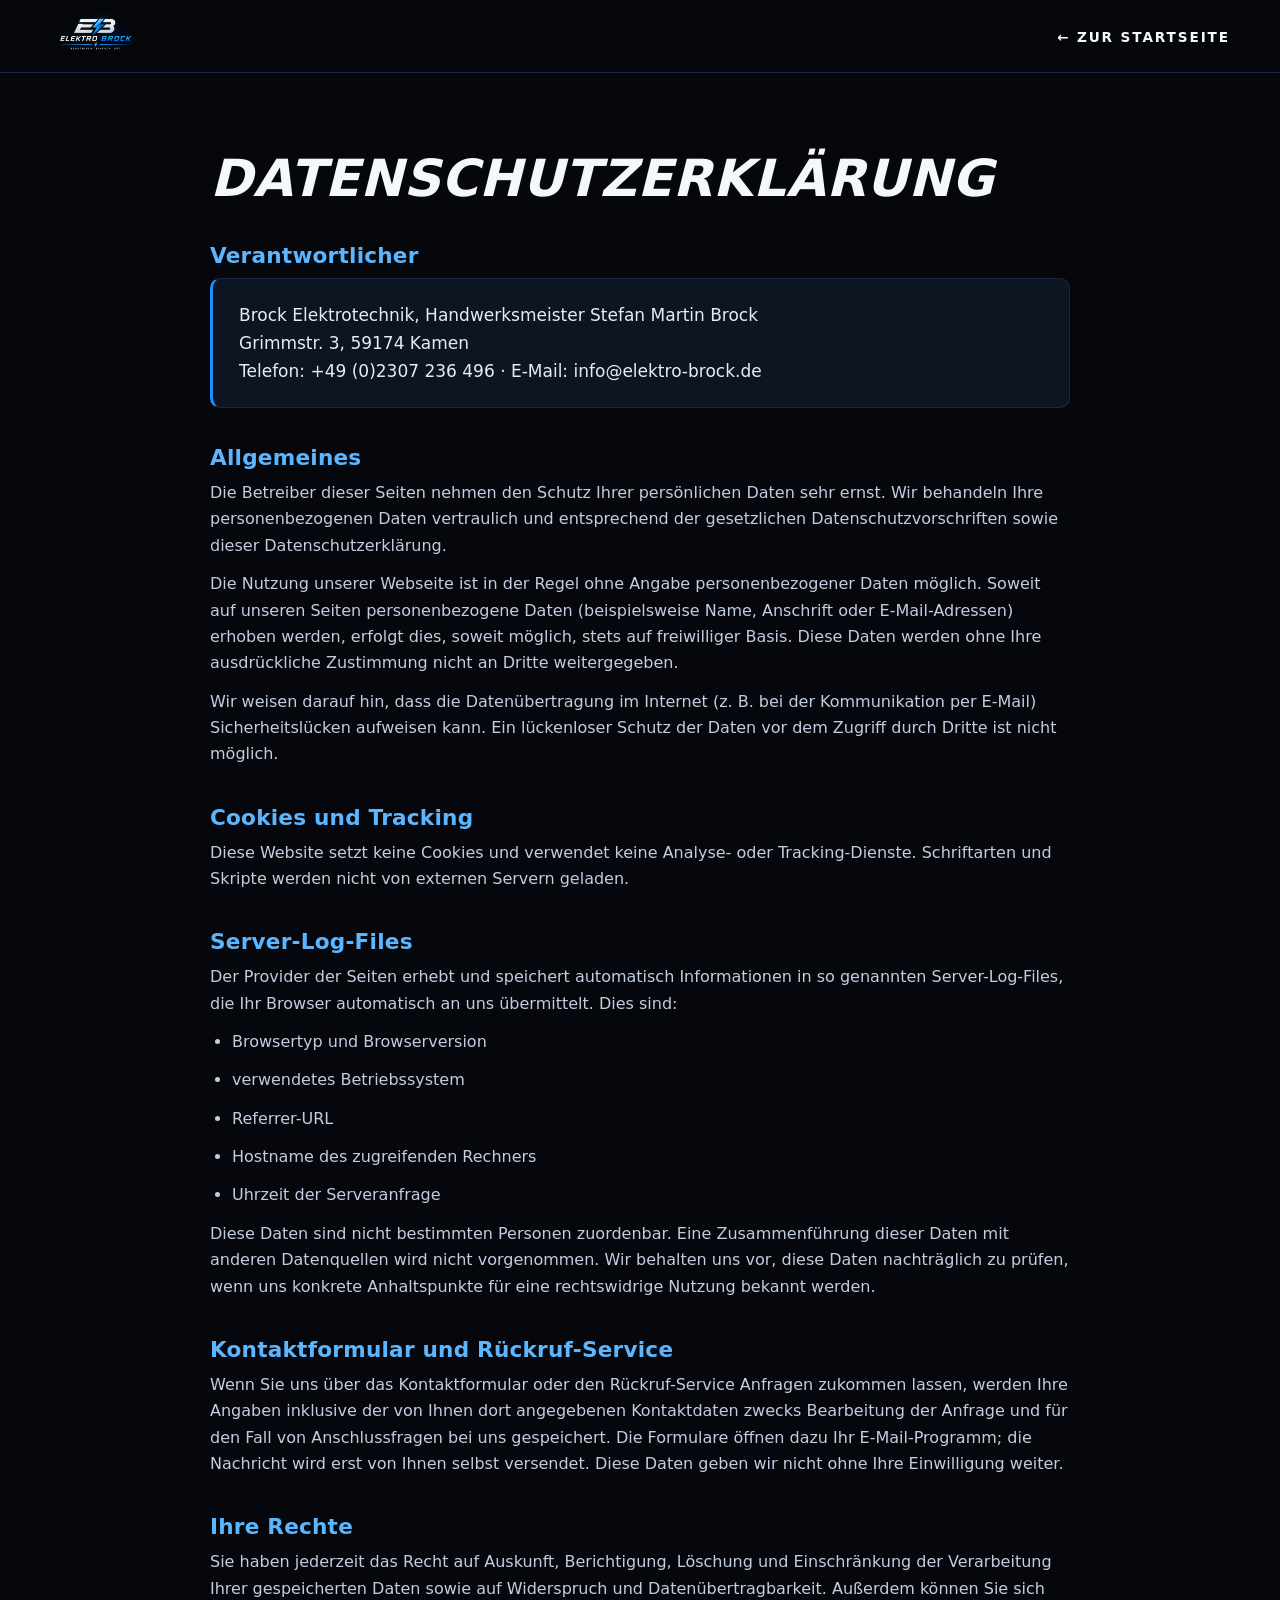
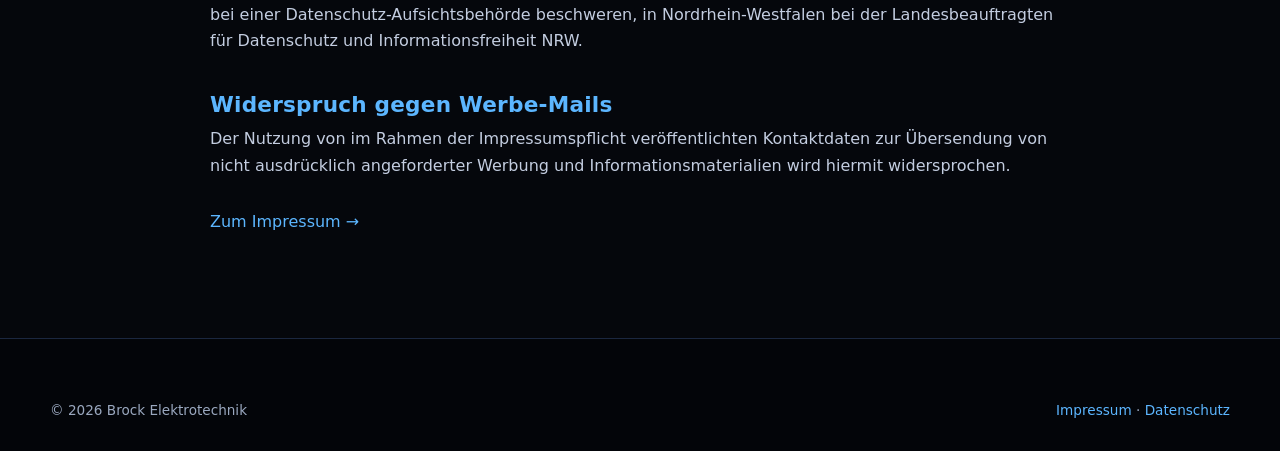
<file: datenschutz.html>
<!DOCTYPE html>
<html lang="de">
<head>
<meta charset="utf-8">
<meta name="viewport" content="width=device-width, initial-scale=1">
<title>Datenschutz | Brock Elektrotechnik</title>
<meta name="robots" content="noindex">
<link rel="icon" href="img/logo.png">
<link rel="stylesheet" href="style.css?v=7">
</head>
<body>
<header><div class="wrap nav">
  <a href="index.html" aria-label="Zur Startseite"><img src="img/logo-transparent.png" alt="Elektro Brock Logo"></a>
  <nav><ul style="display:flex"><li><a href="index.html">← Zur Startseite</a></li></ul></nav>
</div></header>

<main class="legal"><div class="wrap">
<h1>Datenschutzerklärung</h1>

<h2>Verantwortlicher</h2>
<address>Brock Elektrotechnik, Handwerksmeister Stefan Martin Brock<br>Grimmstr. 3, 59174 Kamen<br>
Telefon: +49 (0)2307 236 496 · E-Mail: info@elektro-brock.de</address>

<h2>Allgemeines</h2>
<p>Die Betreiber dieser Seiten nehmen den Schutz Ihrer persönlichen Daten sehr ernst. Wir behandeln Ihre personenbezogenen Daten vertraulich und entsprechend der gesetzlichen Datenschutzvorschriften sowie dieser Datenschutzerklärung.</p>
<p>Die Nutzung unserer Webseite ist in der Regel ohne Angabe personenbezogener Daten möglich. Soweit auf unseren Seiten personenbezogene Daten (beispielsweise Name, Anschrift oder E-Mail-Adressen) erhoben werden, erfolgt dies, soweit möglich, stets auf freiwilliger Basis. Diese Daten werden ohne Ihre ausdrückliche Zustimmung nicht an Dritte weitergegeben.</p>
<p>Wir weisen darauf hin, dass die Datenübertragung im Internet (z. B. bei der Kommunikation per E-Mail) Sicherheitslücken aufweisen kann. Ein lückenloser Schutz der Daten vor dem Zugriff durch Dritte ist nicht möglich.</p>

<h2>Cookies und Tracking</h2>
<p>Diese Website setzt keine Cookies und verwendet keine Analyse- oder Tracking-Dienste. Schriftarten und Skripte werden nicht von externen Servern geladen.</p>

<h2>Server-Log-Files</h2>
<p>Der Provider der Seiten erhebt und speichert automatisch Informationen in so genannten Server-Log-Files, die Ihr Browser automatisch an uns übermittelt. Dies sind:</p>
<ul>
<li>Browsertyp und Browserversion</li>
<li>verwendetes Betriebssystem</li>
<li>Referrer-URL</li>
<li>Hostname des zugreifenden Rechners</li>
<li>Uhrzeit der Serveranfrage</li>
</ul>
<p>Diese Daten sind nicht bestimmten Personen zuordenbar. Eine Zusammenführung dieser Daten mit anderen Datenquellen wird nicht vorgenommen. Wir behalten uns vor, diese Daten nachträglich zu prüfen, wenn uns konkrete Anhaltspunkte für eine rechtswidrige Nutzung bekannt werden.</p>

<h2>Kontaktformular und Rückruf-Service</h2>
<p>Wenn Sie uns über das Kontaktformular oder den Rückruf-Service Anfragen zukommen lassen, werden Ihre Angaben inklusive der von Ihnen dort angegebenen Kontaktdaten zwecks Bearbeitung der Anfrage und für den Fall von Anschlussfragen bei uns gespeichert. Die Formulare öffnen dazu Ihr E-Mail-Programm; die Nachricht wird erst von Ihnen selbst versendet. Diese Daten geben wir nicht ohne Ihre Einwilligung weiter.</p>

<h2>Ihre Rechte</h2>
<p>Sie haben jederzeit das Recht auf Auskunft, Berichtigung, Löschung und Einschränkung der Verarbeitung Ihrer gespeicherten Daten sowie auf Widerspruch und Datenübertragbarkeit. Außerdem können Sie sich bei einer Datenschutz-Aufsichtsbehörde beschweren, in Nordrhein-Westfalen bei der Landesbeauftragten für Datenschutz und Informationsfreiheit NRW.</p>

<h2>Widerspruch gegen Werbe-Mails</h2>
<p>Der Nutzung von im Rahmen der Impressumspflicht veröffentlichten Kontaktdaten zur Übersendung von nicht ausdrücklich angeforderter Werbung und Informationsmaterialien wird hiermit widersprochen.</p>

<p style="margin-top:30px"><a href="impressum.html">Zum Impressum →</a></p>
</div></main>

<footer><div class="wrap"><div class="copy" style="margin:0;border:0;padding:0">
<span>© 2026 Brock Elektrotechnik</span><span><a href="impressum.html">Impressum</a> · <a href="datenschutz.html">Datenschutz</a></span>
</div></div></footer>
</body>
</html>
</file>
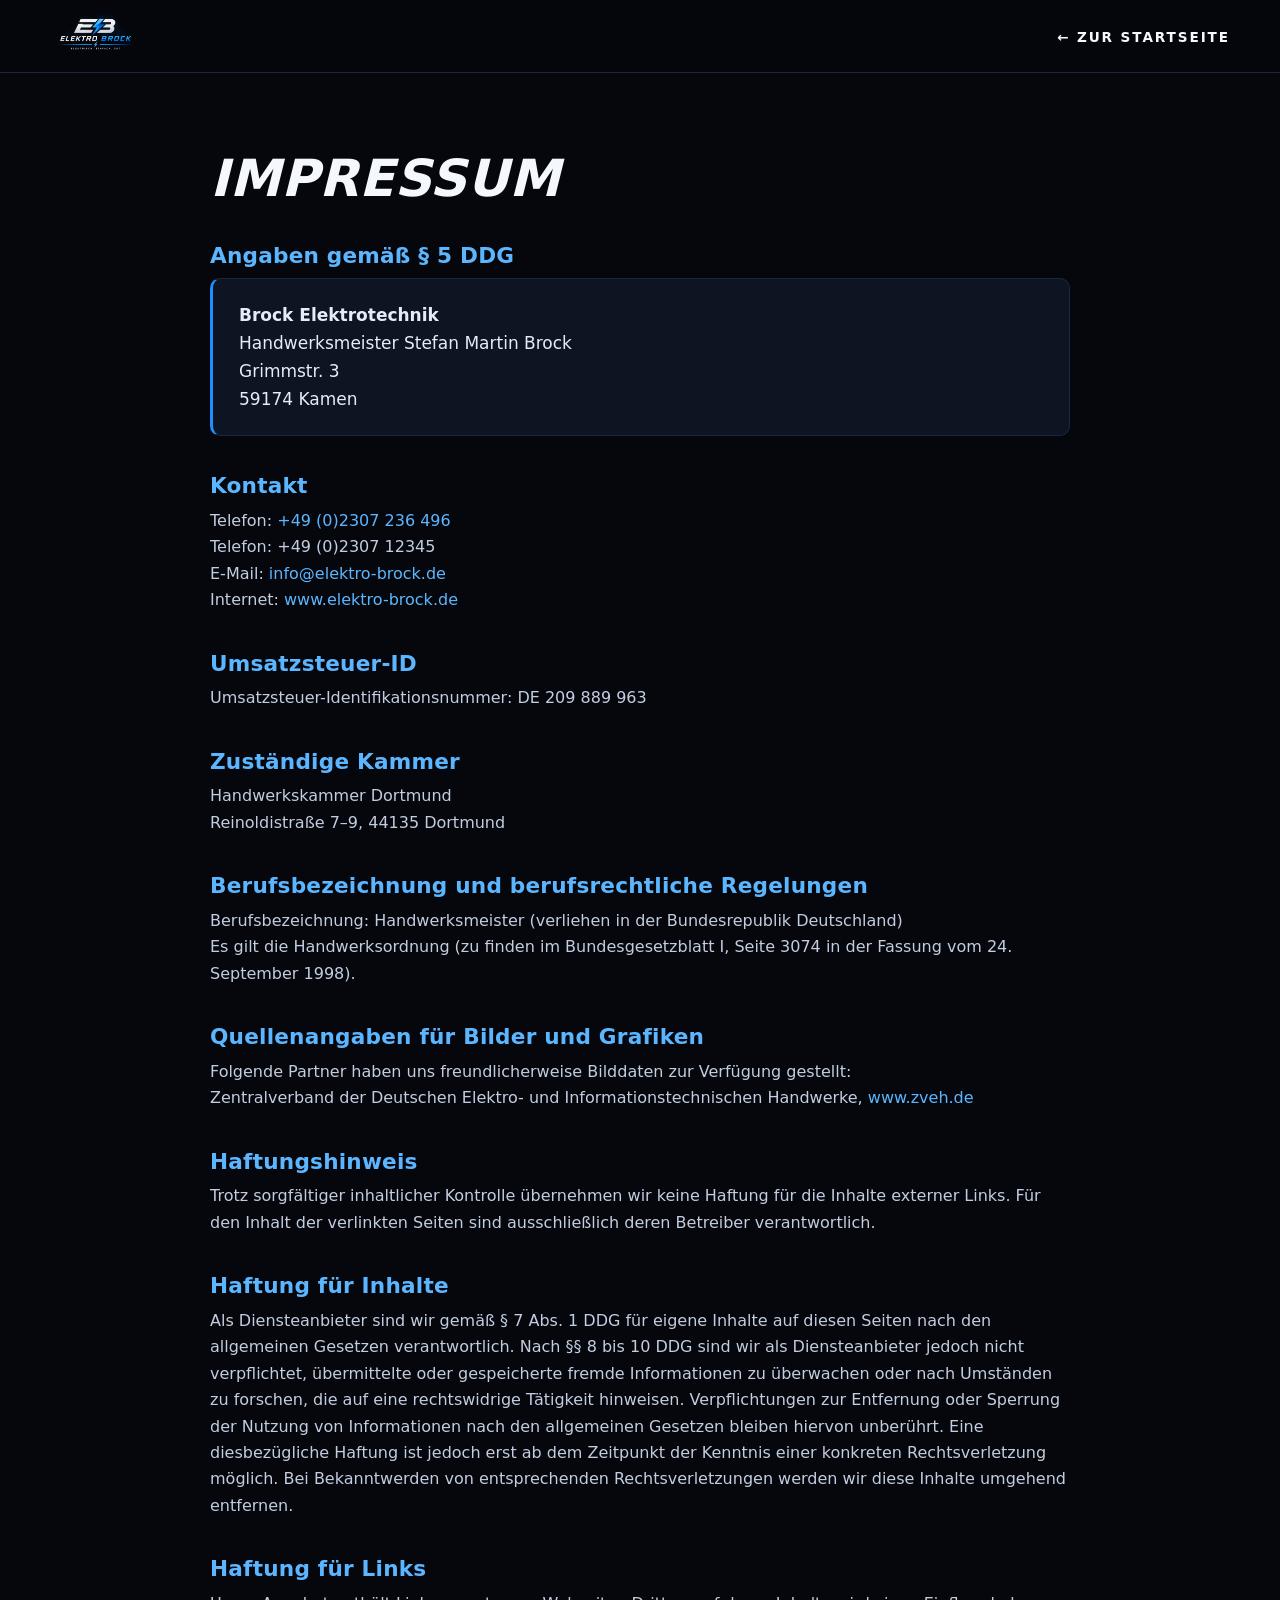
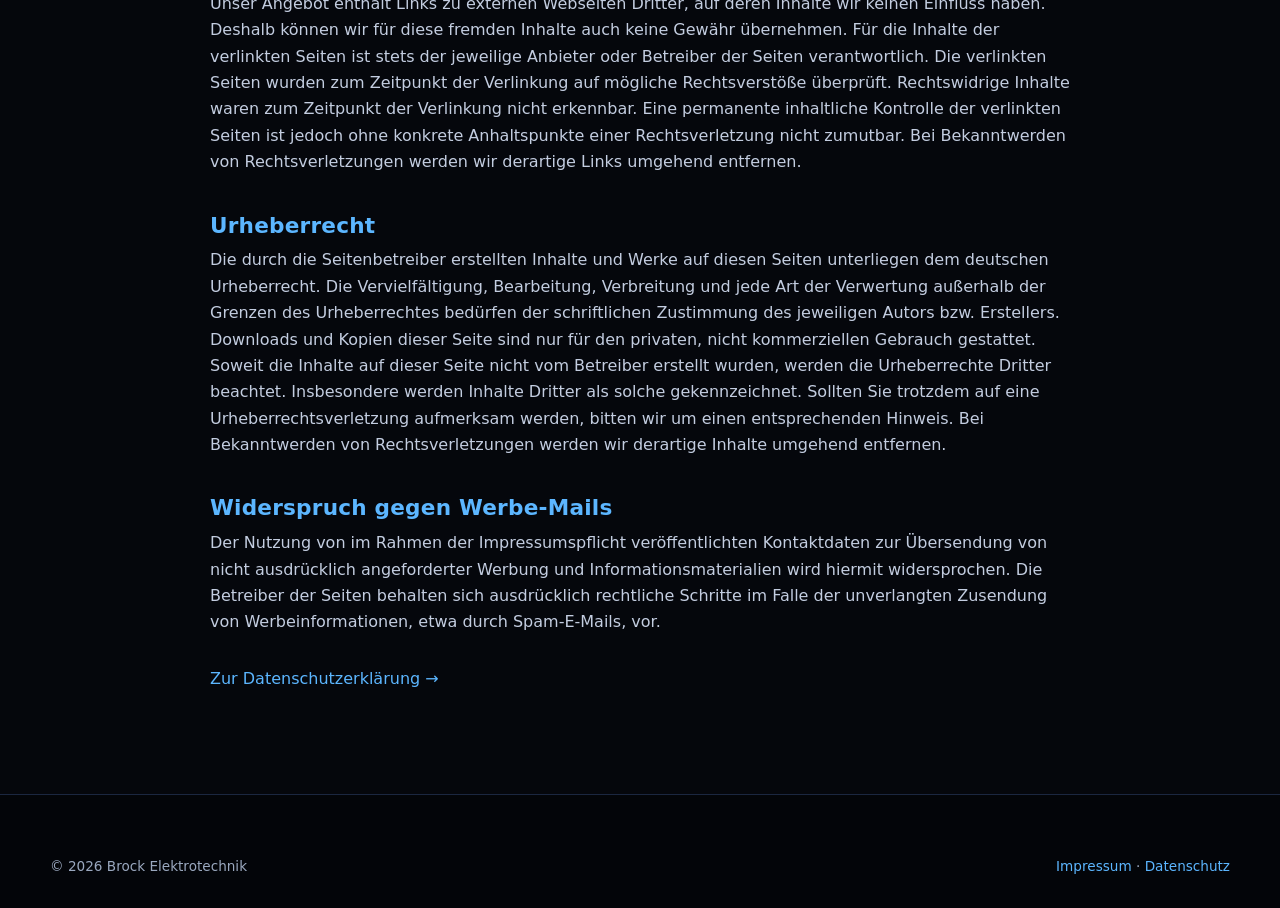
<file: impressum.html>
<!DOCTYPE html>
<html lang="de">
<head>
<meta charset="utf-8">
<meta name="viewport" content="width=device-width, initial-scale=1">
<title>Impressum | Brock Elektrotechnik</title>
<meta name="robots" content="noindex">
<link rel="icon" href="img/logo.png">
<link rel="stylesheet" href="style.css?v=7">
</head>
<body>
<header><div class="wrap nav">
  <a href="index.html" aria-label="Zur Startseite"><img src="img/logo-transparent.png" alt="Elektro Brock Logo"></a>
  <nav><ul style="display:flex"><li><a href="index.html">← Zur Startseite</a></li></ul></nav>
</div></header>

<main class="legal"><div class="wrap">
<h1>Impressum</h1>

<h2>Angaben gemäß § 5 DDG</h2>
<address>
<strong>Brock Elektrotechnik</strong><br>
Handwerksmeister Stefan Martin Brock<br>
Grimmstr. 3<br>
59174 Kamen
</address>

<h2>Kontakt</h2>
<p>Telefon: <a href="tel:+492307236496">+49 (0)2307 236 496</a><br>
Telefon: +49 (0)2307 12345<br>
E-Mail: <a href="mailto:info@elektro-brock.de">info@elektro-brock.de</a><br>
Internet: <a href="https://www.elektro-brock.de">www.elektro-brock.de</a></p>

<h2>Umsatzsteuer-ID</h2>
<p>Umsatzsteuer-Identifikationsnummer: DE 209 889 963</p>

<h2>Zuständige Kammer</h2>
<p>Handwerkskammer Dortmund<br>Reinoldistraße 7–9, 44135 Dortmund</p>

<h2>Berufsbezeichnung und berufsrechtliche Regelungen</h2>
<p>Berufsbezeichnung: Handwerksmeister (verliehen in der Bundesrepublik Deutschland)<br>
Es gilt die Handwerksordnung (zu finden im Bundesgesetzblatt I, Seite 3074 in der Fassung vom 24. September 1998).</p>

<h2>Quellenangaben für Bilder und Grafiken</h2>
<p>Folgende Partner haben uns freundlicherweise Bilddaten zur Verfügung gestellt:<br>
Zentralverband der Deutschen Elektro- und Informationstechnischen Handwerke, <a href="http://www.zveh.de" rel="noopener">www.zveh.de</a></p>

<h2>Haftungshinweis</h2>
<p>Trotz sorgfältiger inhaltlicher Kontrolle übernehmen wir keine Haftung für die Inhalte externer Links. Für den Inhalt der verlinkten Seiten sind ausschließlich deren Betreiber verantwortlich.</p>

<h2>Haftung für Inhalte</h2>
<p>Als Diensteanbieter sind wir gemäß § 7 Abs. 1 DDG für eigene Inhalte auf diesen Seiten nach den allgemeinen Gesetzen verantwortlich. Nach §§ 8 bis 10 DDG sind wir als Diensteanbieter jedoch nicht verpflichtet, übermittelte oder gespeicherte fremde Informationen zu überwachen oder nach Umständen zu forschen, die auf eine rechtswidrige Tätigkeit hinweisen. Verpflichtungen zur Entfernung oder Sperrung der Nutzung von Informationen nach den allgemeinen Gesetzen bleiben hiervon unberührt. Eine diesbezügliche Haftung ist jedoch erst ab dem Zeitpunkt der Kenntnis einer konkreten Rechtsverletzung möglich. Bei Bekanntwerden von entsprechenden Rechtsverletzungen werden wir diese Inhalte umgehend entfernen.</p>

<h2>Haftung für Links</h2>
<p>Unser Angebot enthält Links zu externen Webseiten Dritter, auf deren Inhalte wir keinen Einfluss haben. Deshalb können wir für diese fremden Inhalte auch keine Gewähr übernehmen. Für die Inhalte der verlinkten Seiten ist stets der jeweilige Anbieter oder Betreiber der Seiten verantwortlich. Die verlinkten Seiten wurden zum Zeitpunkt der Verlinkung auf mögliche Rechtsverstöße überprüft. Rechtswidrige Inhalte waren zum Zeitpunkt der Verlinkung nicht erkennbar. Eine permanente inhaltliche Kontrolle der verlinkten Seiten ist jedoch ohne konkrete Anhaltspunkte einer Rechtsverletzung nicht zumutbar. Bei Bekanntwerden von Rechtsverletzungen werden wir derartige Links umgehend entfernen.</p>

<h2>Urheberrecht</h2>
<p>Die durch die Seitenbetreiber erstellten Inhalte und Werke auf diesen Seiten unterliegen dem deutschen Urheberrecht. Die Vervielfältigung, Bearbeitung, Verbreitung und jede Art der Verwertung außerhalb der Grenzen des Urheberrechtes bedürfen der schriftlichen Zustimmung des jeweiligen Autors bzw. Erstellers. Downloads und Kopien dieser Seite sind nur für den privaten, nicht kommerziellen Gebrauch gestattet. Soweit die Inhalte auf dieser Seite nicht vom Betreiber erstellt wurden, werden die Urheberrechte Dritter beachtet. Insbesondere werden Inhalte Dritter als solche gekennzeichnet. Sollten Sie trotzdem auf eine Urheberrechtsverletzung aufmerksam werden, bitten wir um einen entsprechenden Hinweis. Bei Bekanntwerden von Rechtsverletzungen werden wir derartige Inhalte umgehend entfernen.</p>

<h2>Widerspruch gegen Werbe-Mails</h2>
<p>Der Nutzung von im Rahmen der Impressumspflicht veröffentlichten Kontaktdaten zur Übersendung von nicht ausdrücklich angeforderter Werbung und Informationsmaterialien wird hiermit widersprochen. Die Betreiber der Seiten behalten sich ausdrücklich rechtliche Schritte im Falle der unverlangten Zusendung von Werbeinformationen, etwa durch Spam-E-Mails, vor.</p>

<p style="margin-top:30px"><a href="datenschutz.html">Zur Datenschutzerklärung →</a></p>
</div></main>

<footer><div class="wrap"><div class="copy" style="margin:0;border:0;padding:0">
<span>© 2026 Brock Elektrotechnik</span><span><a href="impressum.html">Impressum</a> · <a href="datenschutz.html">Datenschutz</a></span>
</div></div></footer>
</body>
</html>
</file>
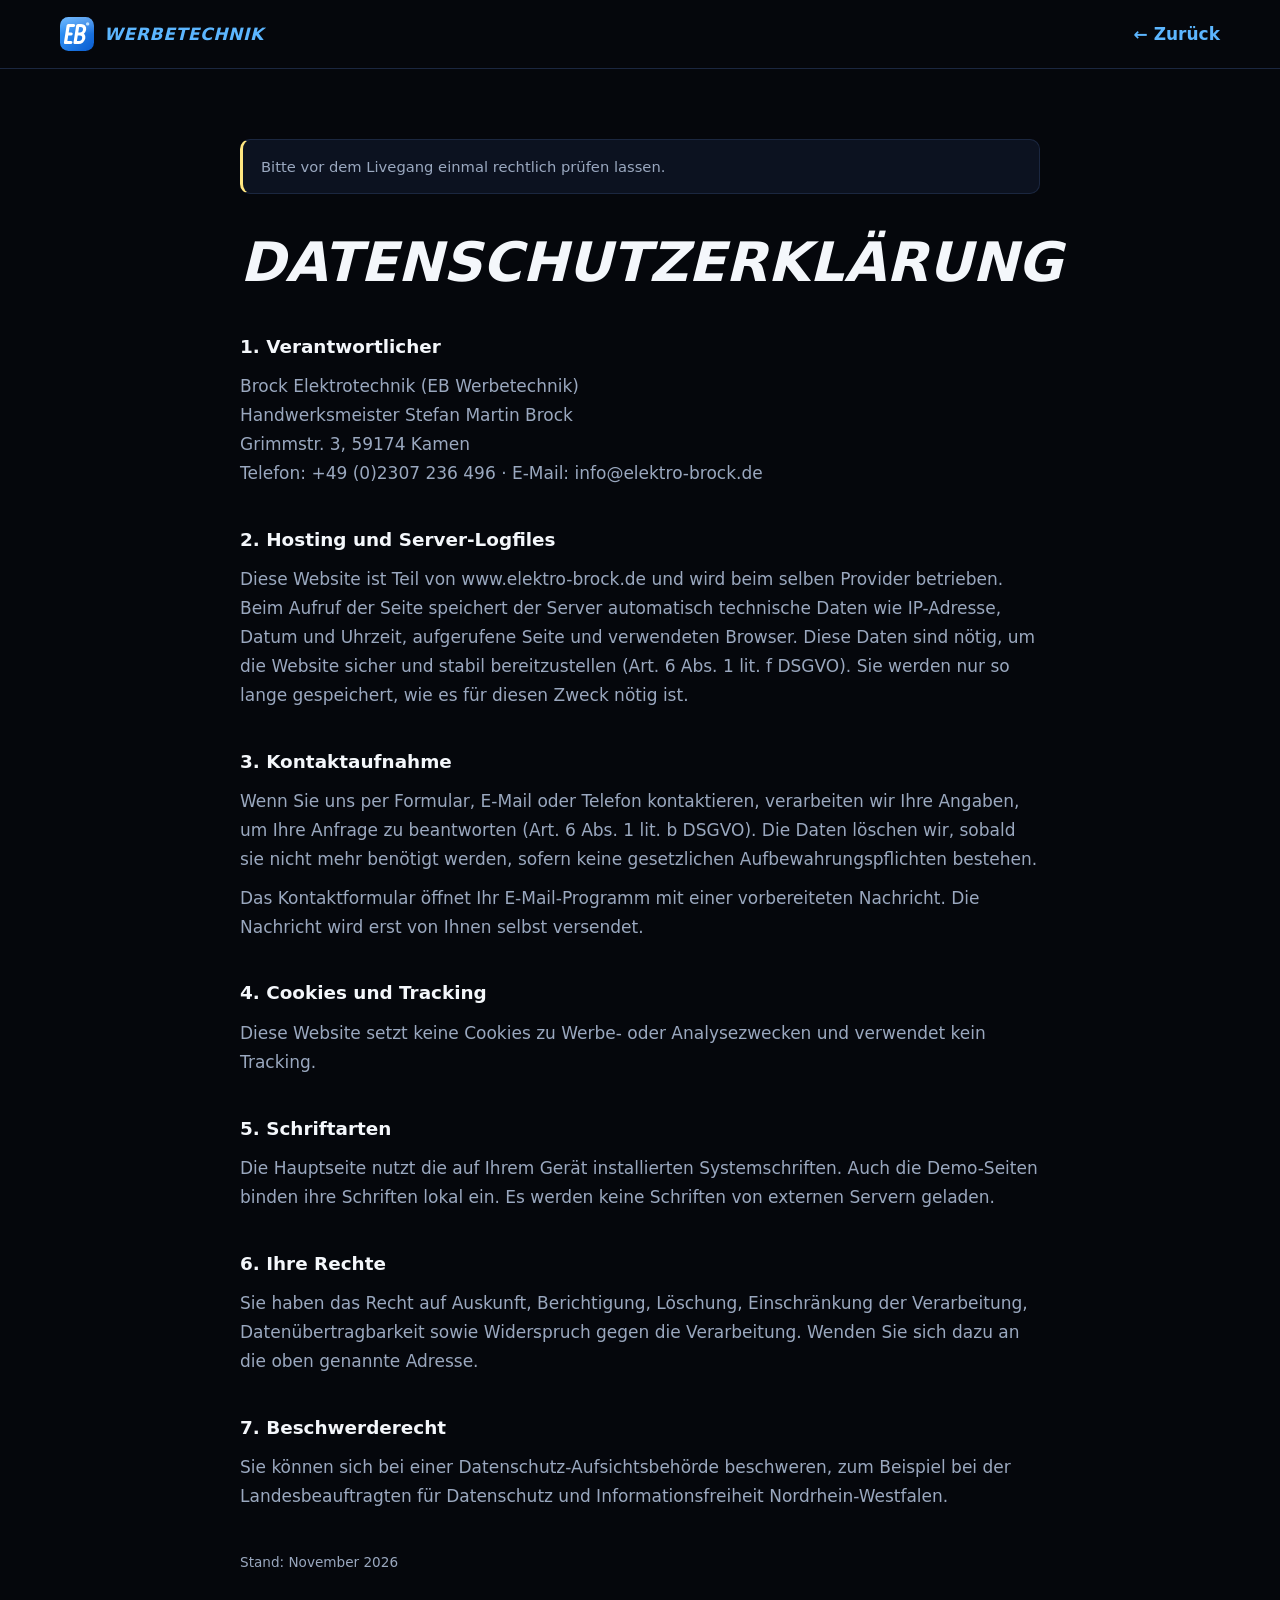
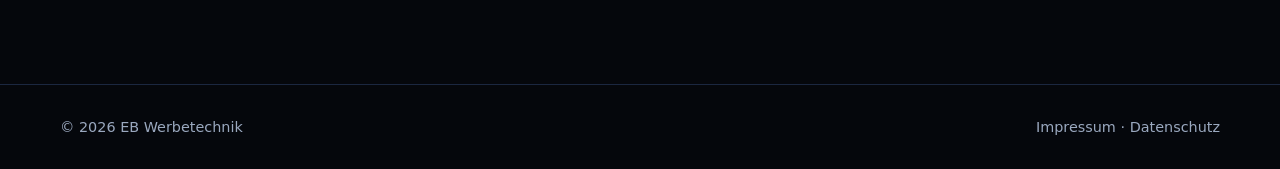
<file: webdesign/datenschutz.html>
<!DOCTYPE html>
<html lang="de">
<head>
<meta charset="utf-8">
<meta name="viewport" content="width=device-width,initial-scale=1">
<title>Datenschutz | EB Werbetechnik</title>
<link rel="icon" href="logo/eb-icon.svg" type="image/svg+xml">
<meta name="robots" content="noindex">
<link rel="stylesheet" href="legal.css">
</head>
<body>
<header><div class="wrap"><a class="brand" href="index.html"><img src="logo/eb-icon.svg" width="36" height="36" alt=""><span>Werbetechnik</span></a><a href="index.html">← Zurück</a></div></header>
<main class="wrap">
  <p class="note">Bitte vor dem Livegang einmal rechtlich prüfen lassen.</p>
  <h1>Datenschutzerklärung</h1>

  <h2>1. Verantwortlicher</h2>
  <p>Brock Elektrotechnik (EB Werbetechnik)<br>Handwerksmeister Stefan Martin Brock<br>Grimmstr. 3, 59174 Kamen<br>Telefon: +49 (0)2307 236 496 · E-Mail: info@elektro-brock.de</p>

  <h2>2. Hosting und Server-Logfiles</h2>
  <p>Diese Website ist Teil von www.elektro-brock.de und wird beim selben Provider betrieben. Beim Aufruf der Seite speichert der Server automatisch technische Daten wie IP-Adresse, Datum und Uhrzeit, aufgerufene Seite und verwendeten Browser. Diese Daten sind nötig, um die Website sicher und stabil bereitzustellen (Art. 6 Abs. 1 lit. f DSGVO). Sie werden nur so lange gespeichert, wie es für diesen Zweck nötig ist.</p>

  <h2>3. Kontaktaufnahme</h2>
  <p>Wenn Sie uns per Formular, E-Mail oder Telefon kontaktieren, verarbeiten wir Ihre Angaben, um Ihre Anfrage zu beantworten (Art. 6 Abs. 1 lit. b DSGVO). Die Daten löschen wir, sobald sie nicht mehr benötigt werden, sofern keine gesetzlichen Aufbewahrungspflichten bestehen.</p>
  <p>Das Kontaktformular öffnet Ihr E-Mail-Programm mit einer vorbereiteten Nachricht. Die Nachricht wird erst von Ihnen selbst versendet.</p>

  <h2>4. Cookies und Tracking</h2>
  <p>Diese Website setzt keine Cookies zu Werbe- oder Analysezwecken und verwendet kein Tracking.</p>

  <h2>5. Schriftarten</h2>
  <p>Die Hauptseite nutzt die auf Ihrem Gerät installierten Systemschriften. Auch die Demo-Seiten binden ihre Schriften lokal ein. Es werden keine Schriften von externen Servern geladen.</p>

  <h2>6. Ihre Rechte</h2>
  <p>Sie haben das Recht auf Auskunft, Berichtigung, Löschung, Einschränkung der Verarbeitung, Datenübertragbarkeit sowie Widerspruch gegen die Verarbeitung. Wenden Sie sich dazu an die oben genannte Adresse.</p>

  <h2>7. Beschwerderecht</h2>
  <p>Sie können sich bei einer Datenschutz-Aufsichtsbehörde beschweren, zum Beispiel bei der Landesbeauftragten für Datenschutz und Informationsfreiheit Nordrhein-Westfalen.</p>

  <p class="small">Stand: November 2026</p>
</main>
<footer><div class="wrap"><span>© 2026 EB Werbetechnik</span><span><a href="impressum.html">Impressum</a> · <a href="datenschutz.html">Datenschutz</a></span></div></footer>
</body>
</html>
</file>
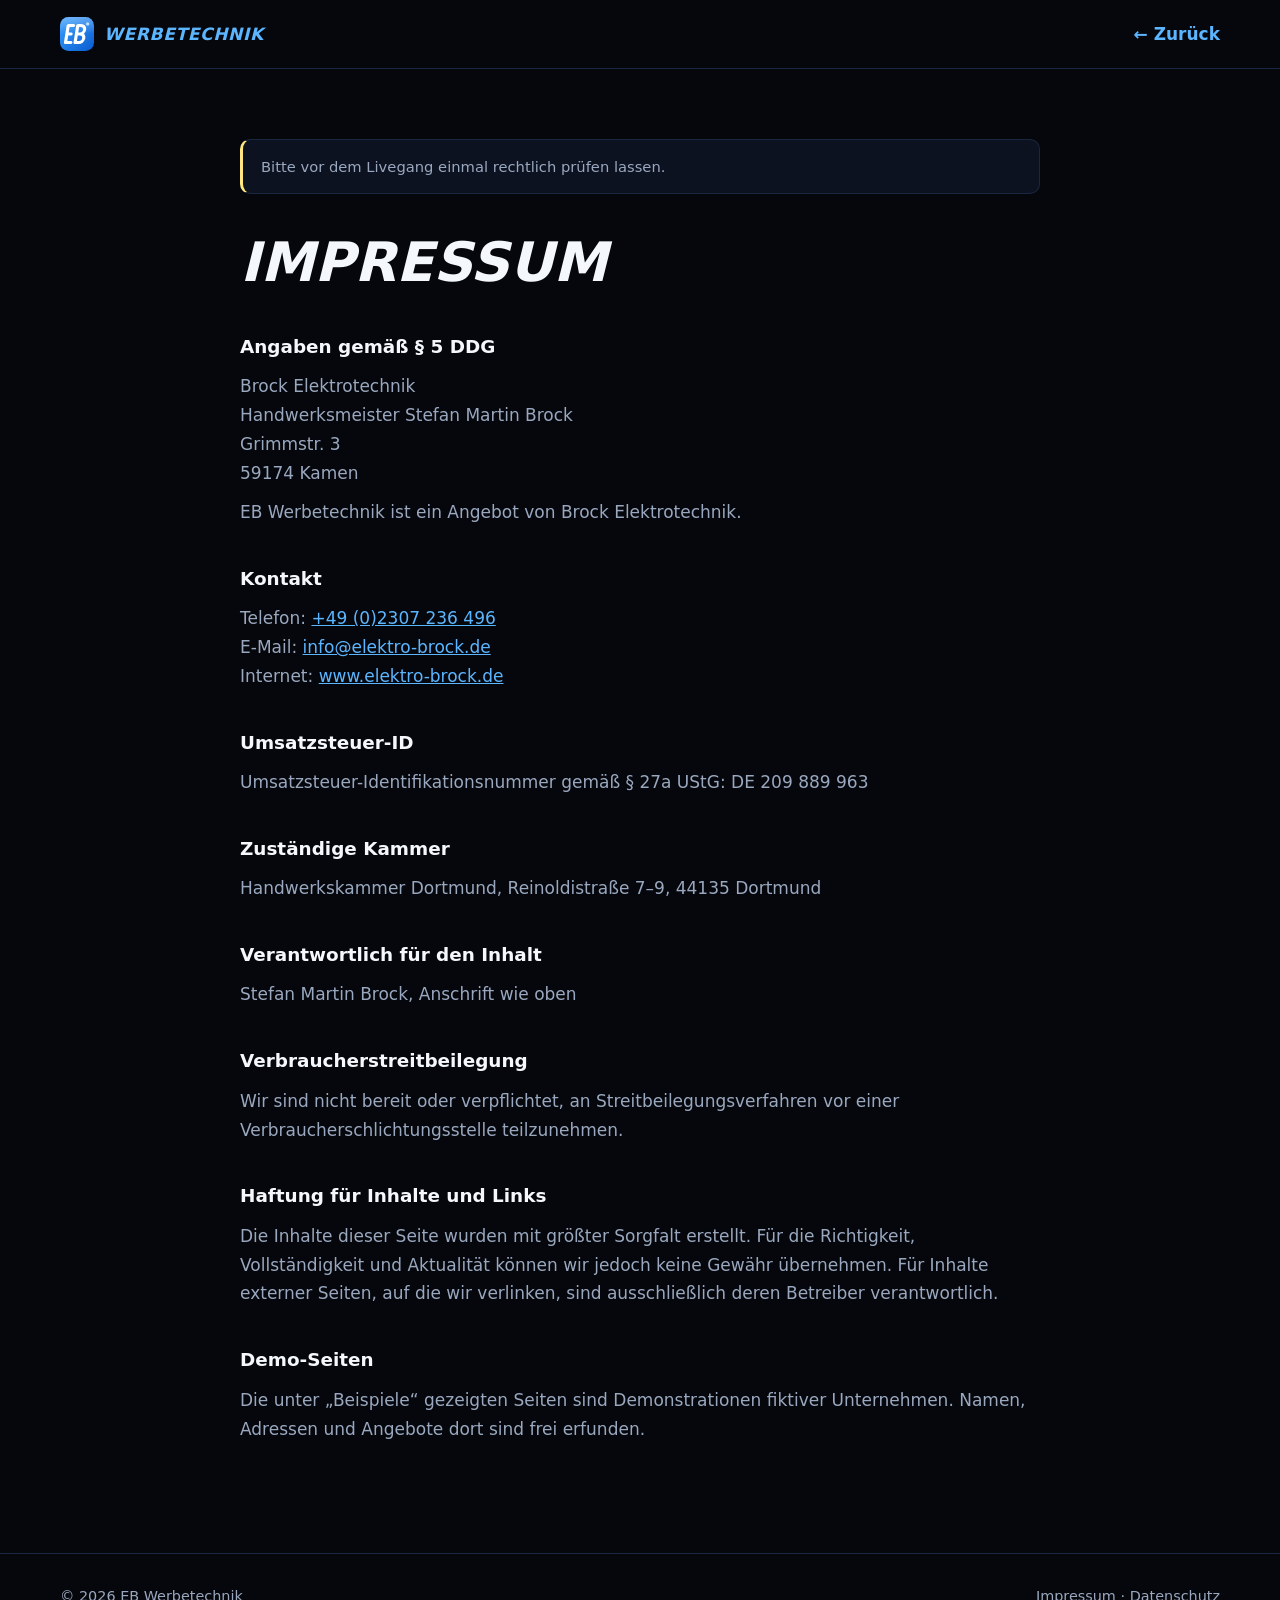
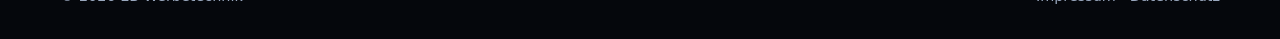
<file: webdesign/impressum.html>
<!DOCTYPE html>
<html lang="de">
<head>
<meta charset="utf-8">
<meta name="viewport" content="width=device-width,initial-scale=1">
<title>Impressum | EB Werbetechnik</title>
<link rel="icon" href="logo/eb-icon.svg" type="image/svg+xml">
<meta name="robots" content="noindex">
<link rel="stylesheet" href="legal.css">
</head>
<body>
<header><div class="wrap"><a class="brand" href="index.html"><img src="logo/eb-icon.svg" width="36" height="36" alt=""><span>Werbetechnik</span></a><a href="index.html">← Zurück</a></div></header>
<main class="wrap">
  <p class="note">Bitte vor dem Livegang einmal rechtlich prüfen lassen.</p>
  <h1>Impressum</h1>

  <h2>Angaben gemäß § 5 DDG</h2>
  <p>Brock Elektrotechnik<br>
  Handwerksmeister Stefan Martin Brock<br>
  Grimmstr. 3<br>
  59174 Kamen</p>
  <p>EB Werbetechnik ist ein Angebot von Brock Elektrotechnik.</p>

  <h2>Kontakt</h2>
  <p>Telefon: <a href="tel:+492307236496">+49 (0)2307 236 496</a><br>E-Mail: <a href="mailto:info@elektro-brock.de">info@elektro-brock.de</a><br>Internet: <a href="../index.html">www.elektro-brock.de</a></p>

  <h2>Umsatzsteuer-ID</h2>
  <p>Umsatzsteuer-Identifikationsnummer gemäß § 27a UStG: DE 209 889 963</p>

  <h2>Zuständige Kammer</h2>
  <p>Handwerkskammer Dortmund, Reinoldistraße 7–9, 44135 Dortmund</p>

  <h2>Verantwortlich für den Inhalt</h2>
  <p>Stefan Martin Brock, Anschrift wie oben</p>

  <h2>Verbraucherstreitbeilegung</h2>
  <p>Wir sind nicht bereit oder verpflichtet, an Streitbeilegungsverfahren vor einer Verbraucherschlichtungsstelle teilzunehmen.</p>

  <h2>Haftung für Inhalte und Links</h2>
  <p>Die Inhalte dieser Seite wurden mit größter Sorgfalt erstellt. Für die Richtigkeit, Vollständigkeit und Aktualität können wir jedoch keine Gewähr übernehmen. Für Inhalte externer Seiten, auf die wir verlinken, sind ausschließlich deren Betreiber verantwortlich.</p>

  <h2>Demo-Seiten</h2>
  <p>Die unter „Beispiele“ gezeigten Seiten sind Demonstrationen fiktiver Unternehmen. Namen, Adressen und Angebote dort sind frei erfunden.</p>
</main>
<footer><div class="wrap"><span>© 2026 EB Werbetechnik</span><span><a href="impressum.html">Impressum</a> · <a href="datenschutz.html">Datenschutz</a></span></div></footer>
</body>
</html>
</file>
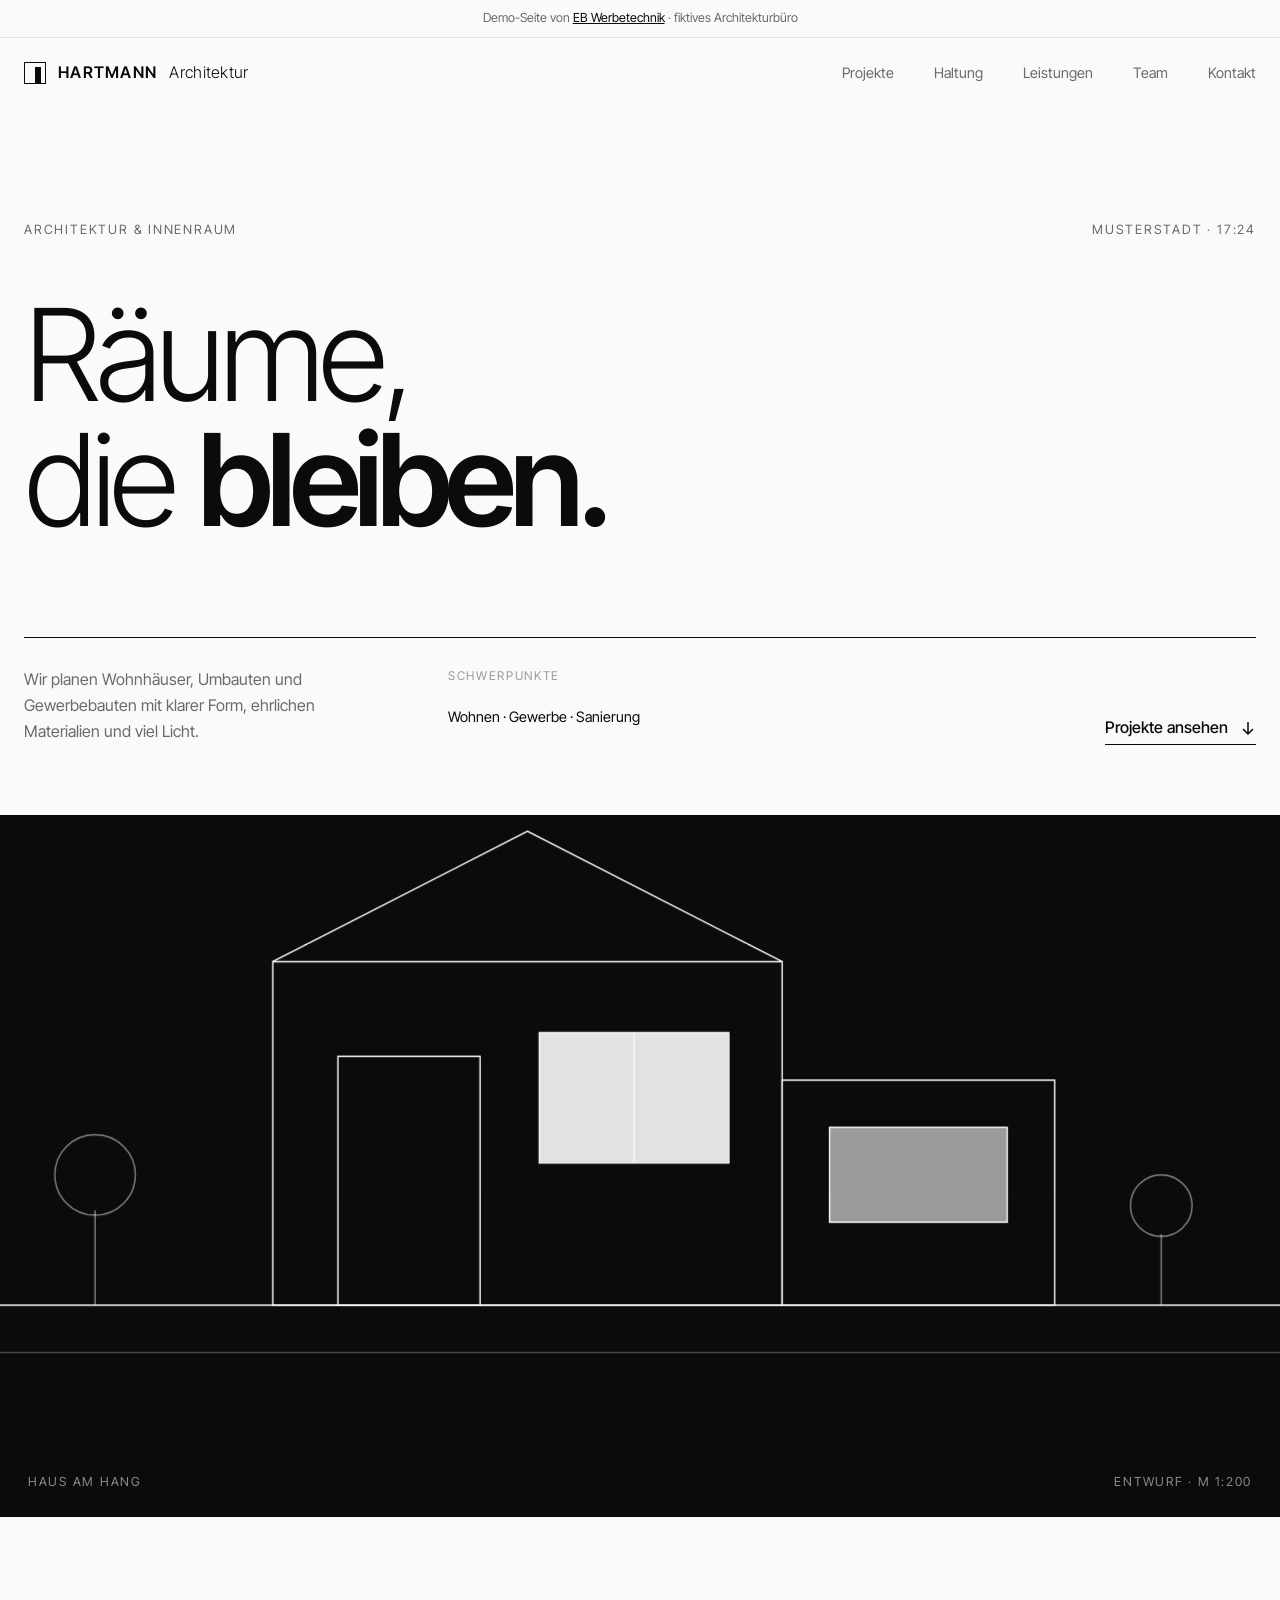
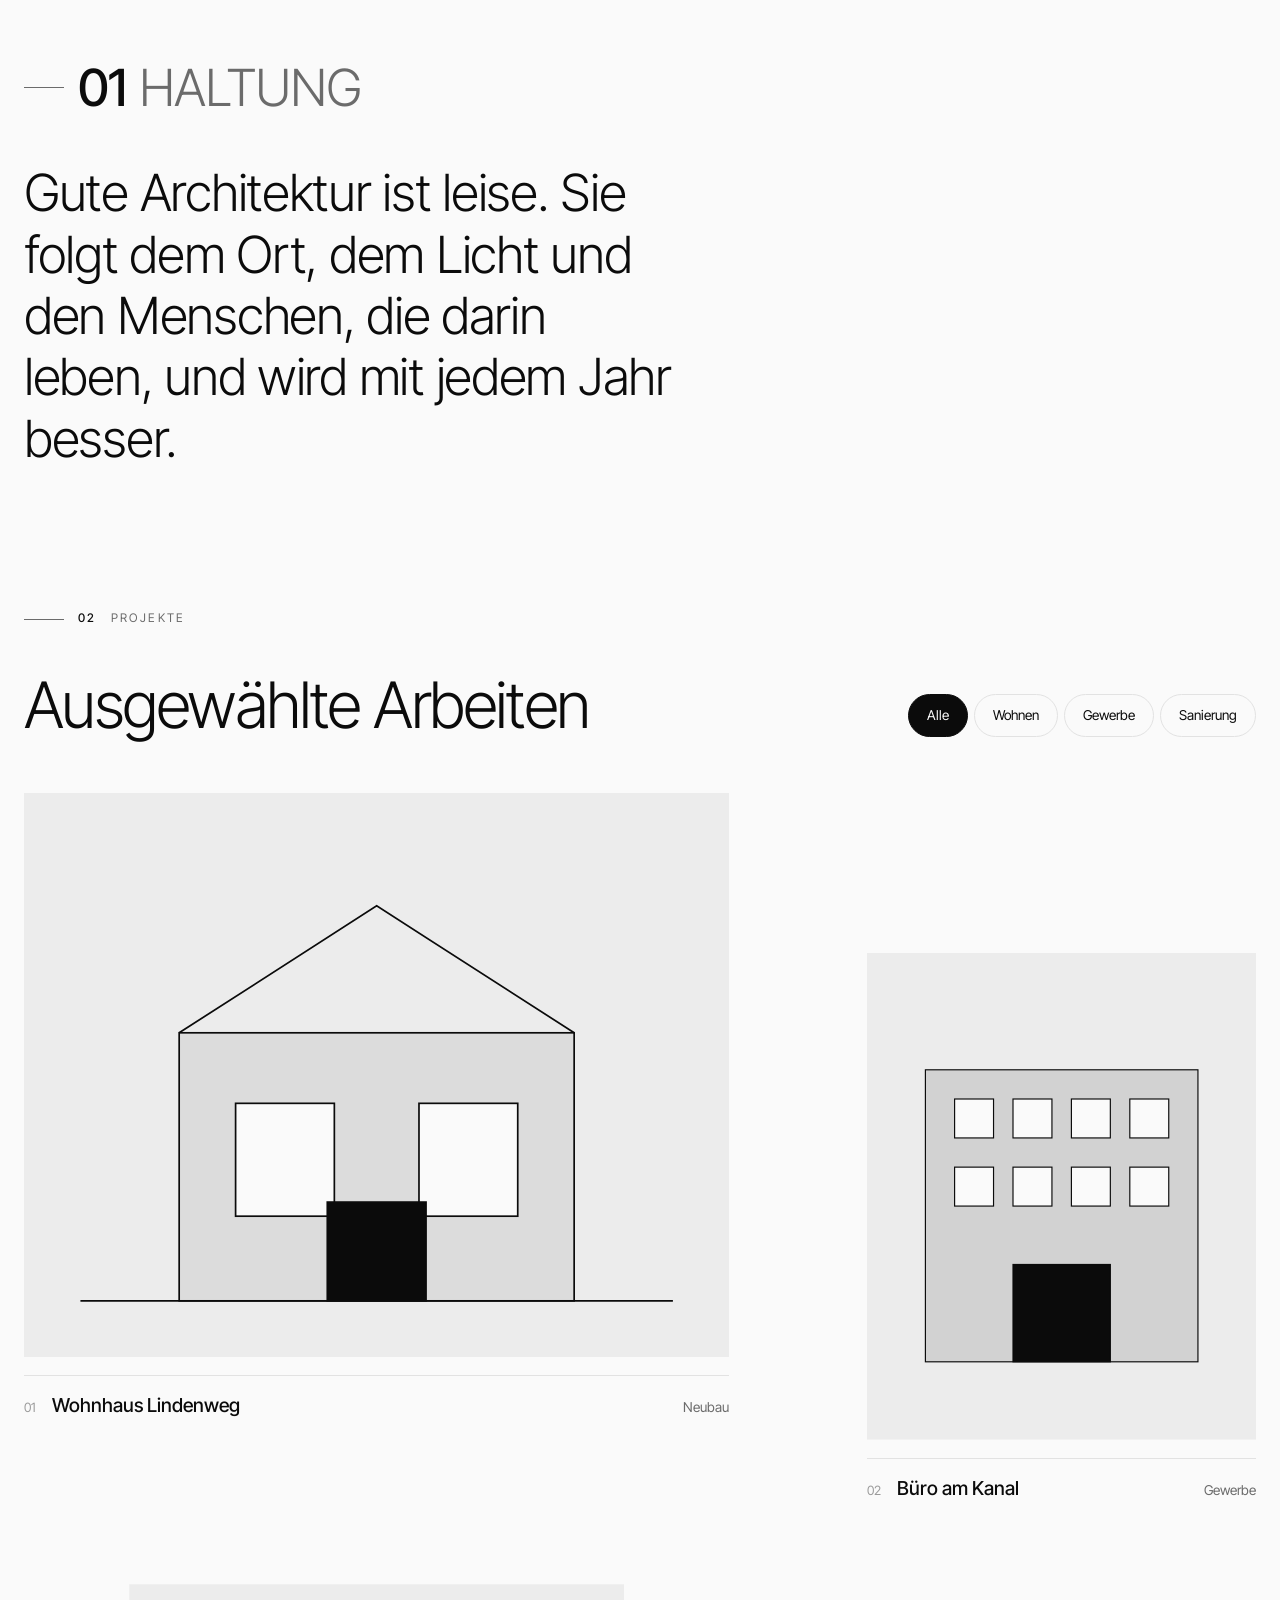
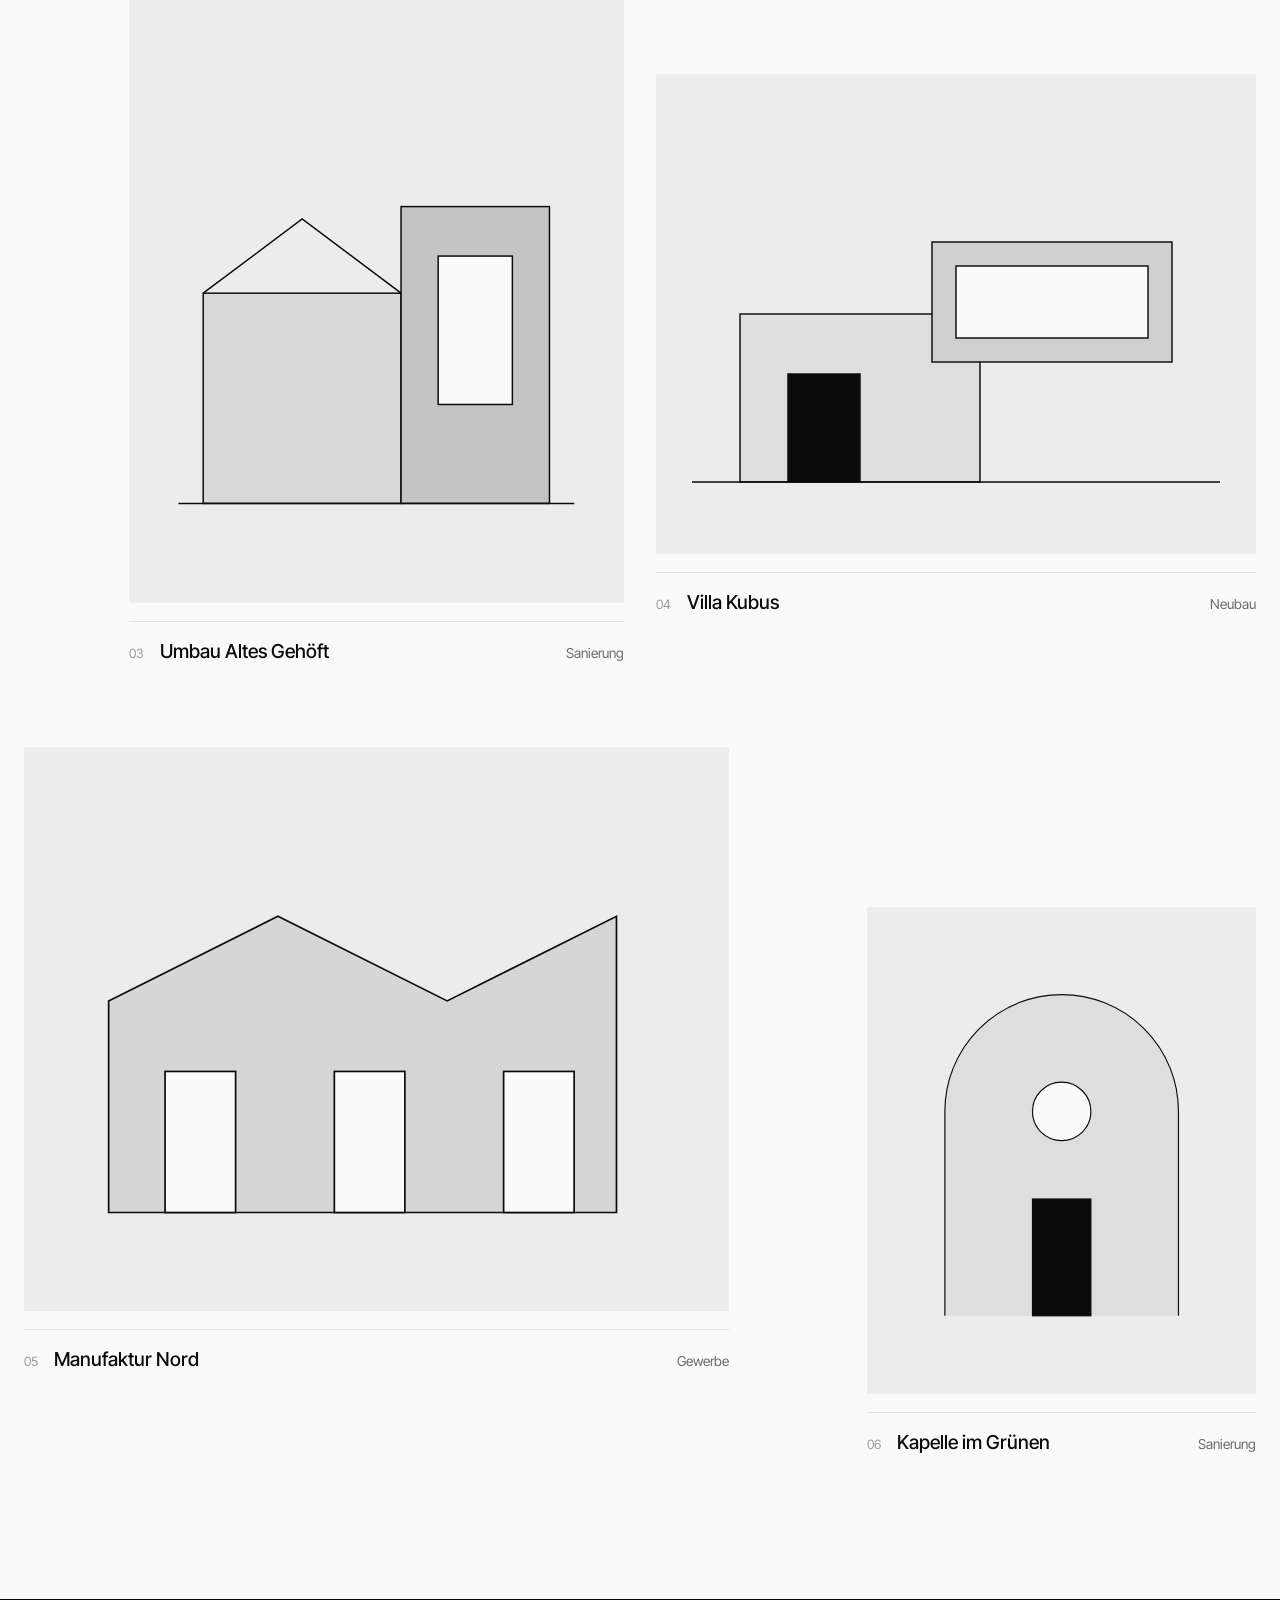
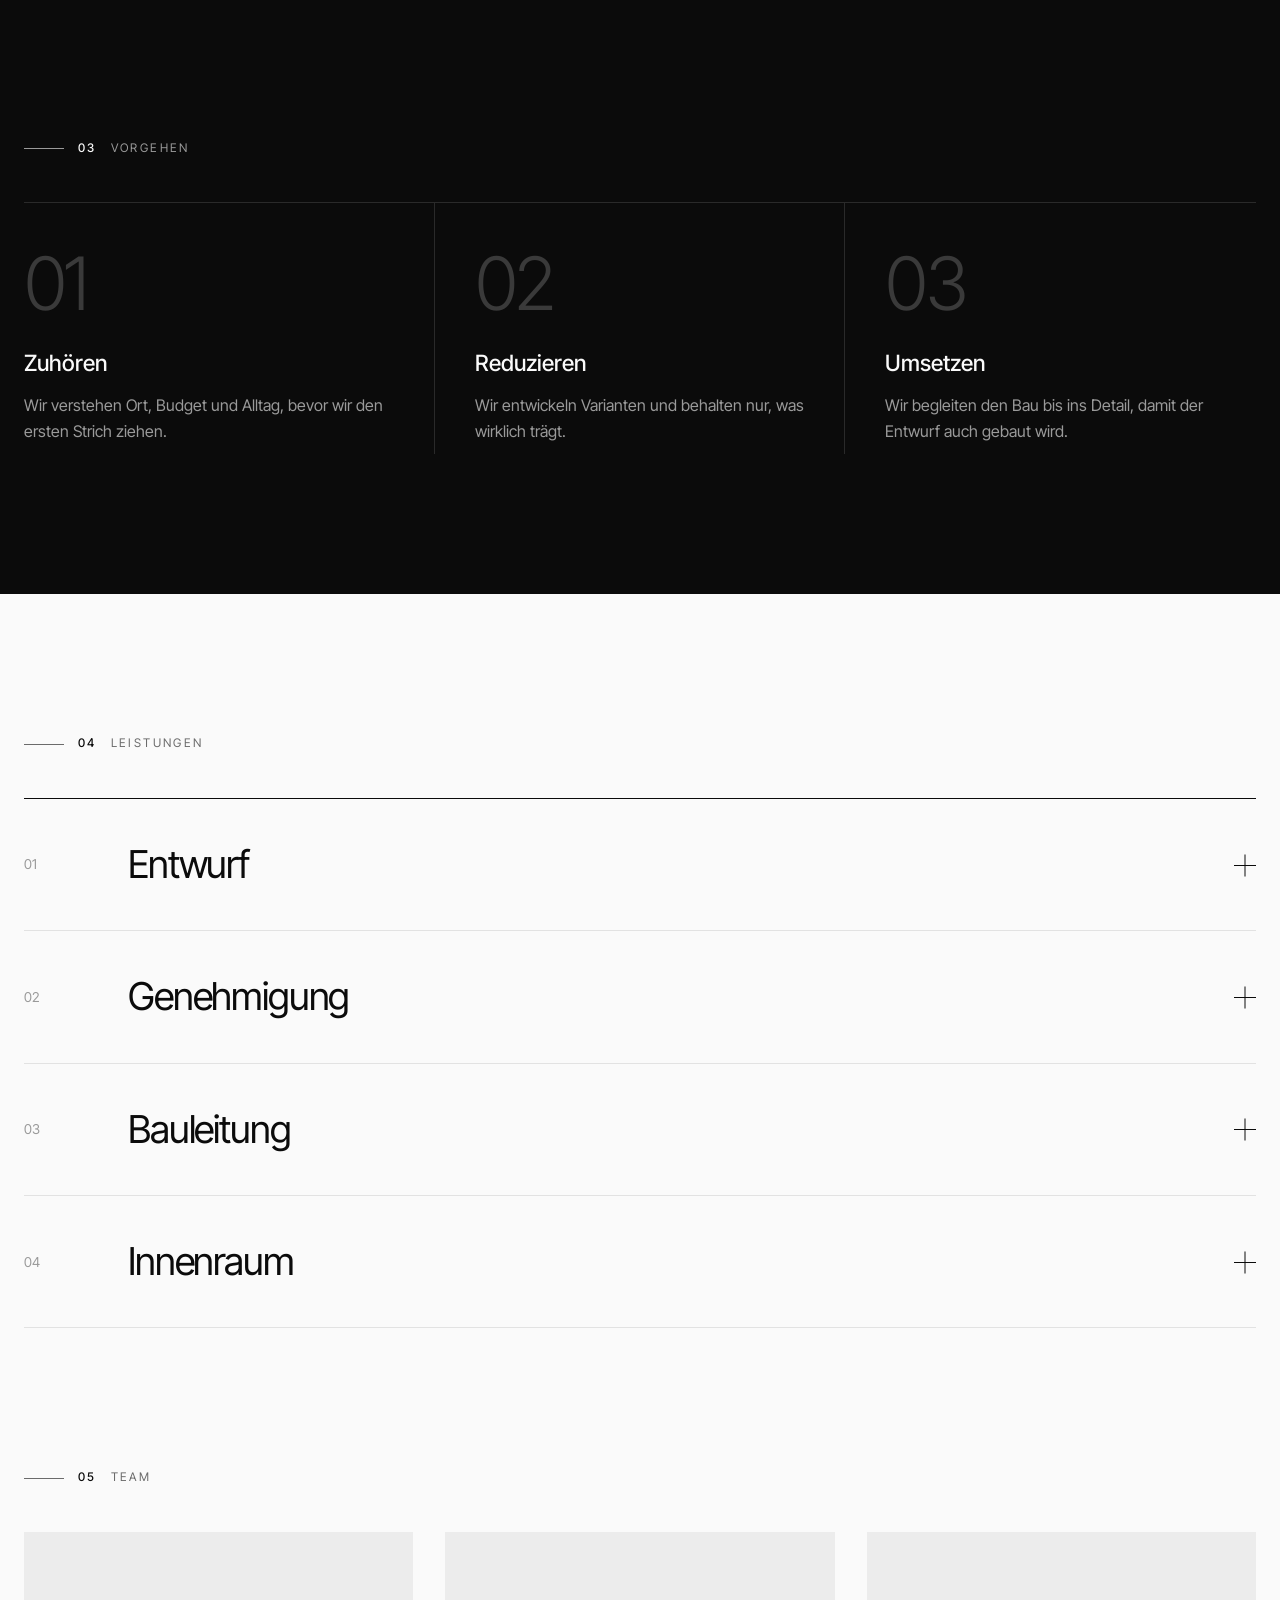
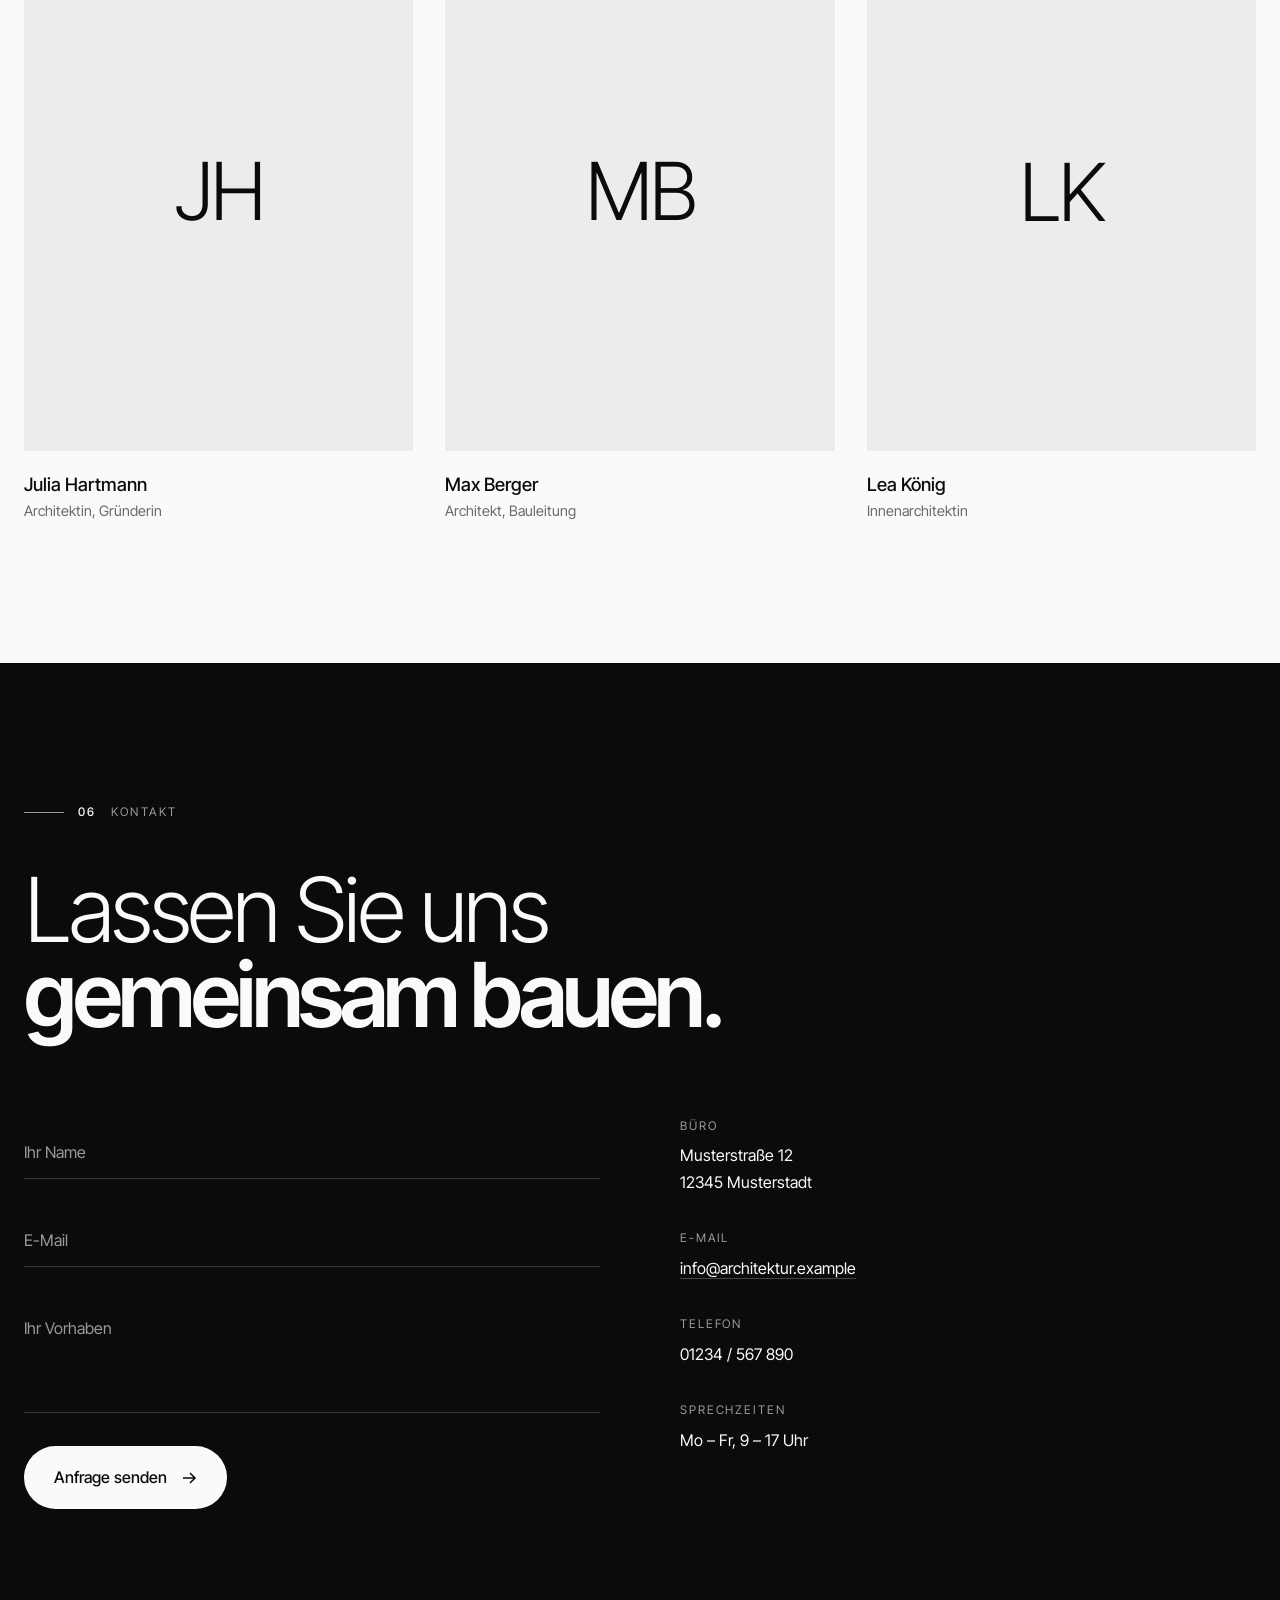
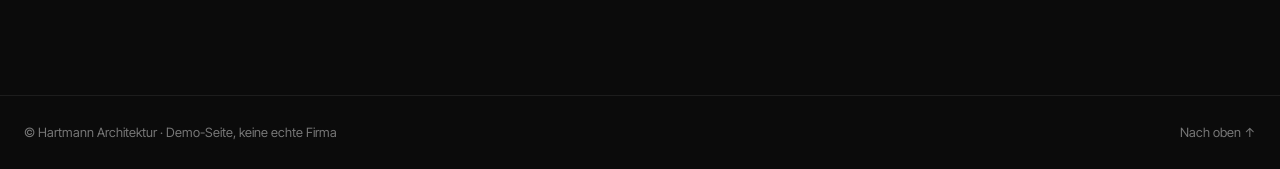
<file: webdesign/beispiele/architektur.html>
<!DOCTYPE html>
<html lang="de">
<head>
<meta charset="utf-8">
<meta name="viewport" content="width=device-width,initial-scale=1">
<title>Hartmann Architektur | Demo</title>
<meta name="theme-color" content="#fafafa">
<link href="fonts/architektur-fonts.css" rel="stylesheet">
<style>
:root{--w:#fafafa;--b:#0b0b0b;--g:#6b6b6b;--g2:#9a9a9a;--l:#e2e2e2;--ease:cubic-bezier(.65,0,.35,1);--out:cubic-bezier(.22,1,.36,1)}
*{box-sizing:border-box;margin:0;padding:0}
html{scroll-behavior:smooth;scroll-padding-top:70px}
body{background:var(--w);color:var(--b);font:16px/1.65 "Inter Tight",system-ui,sans-serif;-webkit-font-smoothing:antialiased}
main{overflow-x:clip}
a{color:inherit;text-decoration:none}
button{font:inherit;color:inherit}
:focus-visible{outline:2px solid currentColor;outline-offset:4px}
::selection{background:var(--b);color:var(--w)}
.demo{border-bottom:1px solid var(--l);font-size:.78rem;text-align:center;padding:8px 16px;color:var(--g)}
.demo a{color:var(--b);text-decoration:underline}
.wrap{width:min(1240px,100% - 48px);margin-inline:auto}
section{padding:140px 0}
.label{display:flex;gap:14px;align-items:center;font-size:.74rem;letter-spacing:.2em;text-transform:uppercase;color:var(--g);margin-bottom:44px}
.label::before{content:"";width:40px;height:1px;background:currentColor}
.label b{font-weight:500;color:var(--b)}

/* header */
header{position:sticky;top:0;z-index:20;background:rgba(250,250,250,.95);border-bottom:1px solid transparent;transition:border-color .4s}
header.s{border-color:var(--l)}
.nav{display:flex;justify-content:space-between;align-items:center;height:70px}
.logo{font-weight:600;letter-spacing:.08em;display:flex;align-items:center;gap:12px}
.logo i{width:22px;height:22px;border:1.5px solid var(--b);position:relative;transition:transform .6s var(--ease)}
.logo i::after{content:"";position:absolute;inset:4px 4px 0 auto;width:6px;background:var(--b)}
.logo:hover i{transform:rotate(90deg)}
.logo span{font-weight:300;letter-spacing:.02em}
nav ul{display:flex;gap:40px;list-style:none;font-size:.9rem}
nav a{color:var(--g);transition:color .3s;position:relative}
nav a:hover,nav a.act{color:var(--b)}
nav a::before{content:"";position:absolute;left:-12px;top:50%;width:5px;height:5px;margin-top:-2.5px;background:var(--b);border-radius:50%;transform:scale(0);transition:transform .3s var(--out)}
nav a.act::before{transform:scale(1)}
.menu-btn{display:none;background:none;border:0;cursor:pointer;font-size:.85rem;letter-spacing:.14em;text-transform:uppercase;padding:10px 0}

/* hero */
.hero{padding:110px 0 70px}
.hero-top{display:flex;justify-content:space-between;gap:20px;color:var(--g);font-size:.8rem;letter-spacing:.14em;text-transform:uppercase;margin-bottom:56px;opacity:0;animation:fade 1s .2s forwards}
.hero h1{font-weight:300;font-size:clamp(3.2rem,10vw,9.6rem);line-height:.92;letter-spacing:-.05em}
.hero h1 b{font-weight:600}
.ln{display:block;overflow:hidden;padding-bottom:.06em}
.ln>span{display:block;transform:translateY(110%);animation:up 1.3s var(--ease) forwards}
.ln:nth-child(2)>span{animation-delay:.12s}
@keyframes up{to{transform:none}}
@keyframes fade{to{opacity:1}}
.hero-foot{display:grid;grid-template-columns:1fr 1fr 1fr;gap:40px;margin-top:90px;padding-top:28px;border-top:1px solid var(--b);opacity:0;animation:fade 1s .8s forwards}
.hero-foot p{color:var(--g);max-width:38ch}
.hero-foot dl{display:grid;gap:4px;font-size:.9rem}
.hero-foot dt{color:var(--g2);font-size:.75rem;letter-spacing:.14em;text-transform:uppercase}
.arrow{justify-self:end;align-self:end;display:inline-flex;gap:12px;align-items:center;font-weight:500;padding-bottom:4px;position:relative}
.arrow::after{content:"";position:absolute;left:0;right:0;bottom:0;height:1px;background:var(--b);transform-origin:right;transition:transform .5s var(--ease)}
.arrow:hover::after{transform:scaleX(0)}
.arrow svg{width:16px;transition:transform .4s var(--ease)}
.arrow:hover svg{transform:translateY(4px)}

/* cover */
.cover{height:min(78vh,720px);background:var(--b);position:relative;overflow:hidden}
.cover svg{position:absolute;inset:0;width:100%;height:100%;will-change:transform}
.cover .draw *{stroke-dasharray:2000;stroke-dashoffset:2000;transition:stroke-dashoffset 3s var(--ease)}
.cover .draw .late{transition-delay:.8s}
.cover.in .draw *{stroke-dashoffset:0}
.cover .fillw{opacity:0;transition:opacity 1.5s 2.2s}
.cover.in .fillw{opacity:1}
.cap{position:absolute;left:28px;right:28px;bottom:24px;display:flex;justify-content:space-between;color:#8a8a8a;font-size:.78rem;letter-spacing:.14em;text-transform:uppercase}

/* statement */
.statement p{font-weight:300;font-size:clamp(1.8rem,4vw,3.4rem);line-height:1.2;letter-spacing:-.025em;max-width:22ch}
.statement .w{color:#cfcfcf;transition:color .5s}
.statement .w.on{color:var(--b)}

/* projects */
.proj-head{display:flex;justify-content:space-between;align-items:end;gap:20px;flex-wrap:wrap;margin-bottom:56px}
.proj-head h2{font-weight:300;font-size:clamp(2.4rem,5vw,4rem);letter-spacing:-.04em;line-height:1}
.filters{display:flex;gap:6px;flex-wrap:wrap}
.filters button{background:none;border:1px solid var(--l);padding:9px 18px;border-radius:999px;font-size:.85rem;cursor:pointer;transition:all .3s var(--out)}
.filters button:hover{border-color:var(--b)}
.filters button[aria-pressed="true"]{background:var(--b);color:var(--w);border-color:var(--b)}
.projects{display:grid;grid-template-columns:repeat(12,1fr);gap:80px 32px}
.proj{grid-column:span 6;display:block;cursor:none}
.proj:nth-child(4n+1){grid-column:1/span 7}
.proj:nth-child(4n+2){grid-column:9/span 4;margin-top:160px}
.proj:nth-child(4n+3){grid-column:2/span 5}
.proj:nth-child(4n+4){grid-column:7/span 6;margin-top:90px}
.proj.hide{display:none}
.projects.filtered .proj{grid-column:span 6!important;margin-top:0!important}
.ph{aspect-ratio:4/5;background:#ececec;position:relative;overflow:hidden}
.proj:nth-child(4n+1) .ph,.proj:nth-child(4n+4) .ph{aspect-ratio:5/4}
.ph svg{position:absolute;inset:0;width:100%;height:100%;transition:transform 1.4s var(--ease)}
.proj:hover .ph svg{transform:scale(1.05)}
.ph::after{content:"";position:absolute;inset:0;background:var(--w);mix-blend-mode:difference;transform:scaleY(0);transform-origin:bottom;transition:transform .8s var(--ease)}
.proj:hover .ph::after,.proj:focus-visible .ph::after{transform:scaleY(1)}
.meta{display:grid;grid-template-columns:auto 1fr auto;gap:16px;align-items:baseline;margin-top:18px;padding-top:14px;border-top:1px solid var(--l)}
.meta em{font-style:normal;color:var(--g2);font-size:.8rem}
.meta h3{font-weight:500;font-size:1.2rem}
.meta span{color:var(--g);font-size:.85rem}
.cursor{position:fixed;left:0;top:0;width:96px;height:96px;margin:-48px 0 0 -48px;border-radius:50%;background:var(--b);color:var(--w);display:grid;place-items:center;font-size:.75rem;letter-spacing:.14em;text-transform:uppercase;pointer-events:none;z-index:30;transform:scale(0);transition:transform .4s var(--out)}
.cursor.on{transform:scale(1)}
@media (hover:none){.cursor{display:none}.proj{cursor:pointer}}

/* approach */
.approach{background:var(--b);color:var(--w)}
.approach .label{color:var(--g2)}.approach .label b{color:var(--w)}
.ap-grid{display:grid;grid-template-columns:repeat(3,1fr);border-top:1px solid #2a2a2a}
.ap{padding:44px 40px 10px 0;border-right:1px solid #2a2a2a}
.ap+.ap{padding-left:40px}
.ap:last-child{border-right:0}
.ap .n{font-weight:300;font-size:4.6rem;line-height:1;letter-spacing:-.05em;color:#3a3a3a;transition:color .5s}
.ap:hover .n{color:var(--w)}
.ap h3{font-weight:500;font-size:1.4rem;margin-top:24px}
.ap p{color:var(--g2);margin-top:10px}

/* services accordion */
.services{border-top:1px solid var(--b)}
.svc{border-bottom:1px solid var(--l)}
.svc button{width:100%;display:grid;grid-template-columns:80px 1fr auto;gap:24px;align-items:center;padding:34px 0;background:none;border:0;cursor:pointer;text-align:left;transition:padding .5s var(--ease)}
.svc button:hover{padding-left:14px}
.svc em{font-style:normal;color:var(--g2);font-size:.85rem}
.svc h3{font-weight:400;font-size:clamp(1.5rem,3vw,2.4rem);letter-spacing:-.03em}
.svc .pl{width:22px;height:22px;position:relative}
.svc .pl::before,.svc .pl::after{content:"";position:absolute;left:0;right:0;top:50%;height:1px;background:var(--b);transition:transform .5s var(--ease)}
.svc .pl::after{transform:rotate(90deg)}
.svc.open .pl::after{transform:rotate(0)}
.svc .body{display:grid;grid-template-rows:0fr;transition:grid-template-rows .6s var(--ease)}
.svc.open .body{grid-template-rows:1fr}
.svc .body>div{overflow:hidden}
.svc .body p{color:var(--g);max-width:60ch;padding:0 0 34px 104px}

/* team */
.team{display:grid;grid-template-columns:repeat(3,1fr);gap:32px}
.person .av{aspect-ratio:3/4;background:#ececec;display:grid;place-items:center;position:relative;overflow:hidden}
.person .av span{font-weight:300;font-size:5rem;letter-spacing:-.05em;transition:transform .8s var(--ease)}
.person:hover .av span{transform:scale(1.1)}
.person .av::after{content:"";position:absolute;inset:0;background:var(--b);transform:translateY(101%);transition:transform .7s var(--ease)}
.person .av b{position:absolute;inset:0;z-index:1;display:grid;place-items:center;color:var(--w);font-weight:400;padding:24px;text-align:center;opacity:0;transition:opacity .4s}
.person:hover .av::after{transform:none}
.person:hover .av b{opacity:1;transition-delay:.25s}
.person h3{font-weight:500;font-size:1.15rem;margin-top:18px}
.person p{color:var(--g);font-size:.9rem}

/* contact */
.contact{background:var(--b);color:var(--w)}
.contact .label{color:var(--g2)}.contact .label b{color:var(--w)}
.contact h2{font-weight:300;font-size:clamp(2.8rem,7vw,6.4rem);letter-spacing:-.05em;line-height:.95}
.contact h2 b{font-weight:600}
.c-grid{display:grid;grid-template-columns:1fr 1fr;gap:80px;margin-top:80px}
form{display:grid;gap:26px}
.field{position:relative}
.field input,.field textarea{width:100%;background:none;border:0;border-bottom:1px solid #3a3a3a;color:var(--w);font:inherit;font-size:1.1rem;padding:22px 0 10px;resize:none;transition:border-color .3s}
.field input:focus,.field textarea:focus{outline:none;border-color:var(--w)}
.field label{position:absolute;left:0;top:22px;color:var(--g2);pointer-events:none;transition:transform .35s var(--out),font-size .35s,color .35s;transform-origin:left}
.field input:focus+label,.field input:not(:placeholder-shown)+label,.field textarea:focus+label,.field textarea:not(:placeholder-shown)+label{transform:translateY(-22px);font-size:.75rem;letter-spacing:.12em;text-transform:uppercase}
.send{justify-self:start;display:inline-flex;align-items:center;gap:14px;background:var(--w);color:var(--b);border:0;padding:18px 30px;border-radius:999px;font-weight:500;cursor:pointer;transition:gap .4s var(--out)}
.send:hover{gap:24px}
.send svg{width:16px}
.ok{color:var(--g2);font-size:.9rem;min-height:1.4em}
.info{display:grid;gap:34px;align-content:start}
.info small{display:block;color:var(--g2);font-size:.74rem;letter-spacing:.16em;text-transform:uppercase;margin-bottom:6px}
.info a{border-bottom:1px solid #444;transition:border-color .3s}
.info a:hover{border-color:var(--w)}
footer{background:var(--b);color:#777;font-size:.8rem;padding:26px 0;border-top:1px solid #1d1d1d}
footer .wrap{display:flex;justify-content:space-between;gap:16px;flex-wrap:wrap}
footer a:hover{color:var(--w)}

.js .rv{opacity:0;transform:translateY(30px);transition:opacity 1.2s var(--out),transform 1.2s var(--out);transition-delay:var(--d,0s)}
.js .rv.in{opacity:1;transform:none}
.js .mask{clip-path:inset(100% 0 0 0);transition:clip-path 1.4s var(--ease)}
.js .mask.in,.js .in .mask{clip-path:inset(0 0 0 0)}

@media (max-width:900px){
  .menu-btn{display:block}
  nav ul{position:fixed;inset:70px 0 auto 0;flex-direction:column;gap:0;padding:10px 24px 30px;background:var(--w);border-bottom:1px solid var(--l);transform:translateY(-10px);opacity:0;visibility:hidden;transition:.4s var(--out)}
  nav ul.open{transform:none;opacity:1;visibility:visible}
  nav ul a{display:block;padding:18px 0;border-bottom:1px solid var(--l);font-size:1.4rem;font-weight:300;color:var(--b)}
  nav a::before{display:none}
  .projects{grid-template-columns:1fr;gap:64px}
  .proj,.proj:nth-child(n){grid-column:1/-1!important;margin-top:0!important}
  .ap-grid,.team,.c-grid,.hero-foot{grid-template-columns:1fr}
  .ap,.ap+.ap{padding:36px 0;border-right:0;border-bottom:1px solid #2a2a2a}
  .svc button{grid-template-columns:44px 1fr auto}
  .svc .body p{padding-left:68px}
  .arrow{justify-self:start}
  section{padding:90px 0}
  .c-grid{gap:56px}
}
@media (prefers-reduced-motion:reduce){*,*::before,*::after{animation:none!important;transition:none!important}.ln>span,.hero-top,.hero-foot,.js .rv{opacity:1;transform:none}.js .mask{clip-path:none}.cover .draw *{stroke-dashoffset:0!important}.cover .fillw{opacity:1}.statement .w{color:var(--b)}}
</style>
</head>
<body>
<div class="demo">Demo-Seite von <a href="../index.html#beispiele">EB Werbetechnik</a> · fiktives Architekturbüro</div>
<header>
  <div class="wrap nav">
    <a class="logo" href="#top"><i aria-hidden="true"></i>HARTMANN <span>Architektur</span></a>
    <button class="menu-btn" aria-expanded="false" aria-controls="menu">Menü</button>
    <nav aria-label="Hauptmenü"><ul id="menu"><li><a href="#projekte">Projekte</a></li><li><a href="#haltung">Haltung</a></li><li><a href="#leistungen">Leistungen</a></li><li><a href="#team">Team</a></li><li><a href="#kontakt">Kontakt</a></li></ul></nav>
  </div>
</header>

<main id="top">
<section class="hero">
  <div class="wrap">
    <div class="hero-top"><span>Architektur &amp; Innenraum</span><span id="clock">Musterstadt</span></div>
    <h1><span class="ln"><span>Räume,</span></span><span class="ln"><span>die <b>bleiben.</b></span></span></h1>
    <div class="hero-foot">
      <p>Wir planen Wohnhäuser, Umbauten und Gewerbebauten mit klarer Form, ehrlichen Materialien und viel Licht.</p>
      <dl><dt>Schwerpunkte</dt><dd>Wohnen · Gewerbe · Sanierung</dd></dl>
      <a class="arrow" href="#projekte">Projekte ansehen <svg viewBox="0 0 16 16" fill="none" stroke="currentColor" stroke-width="1.5" aria-hidden="true"><path d="M8 2v12M3 9l5 5 5-5"/></svg></a>
    </div>
  </div>
</section>

<figure class="cover rv" id="cover" aria-hidden="true">
  <svg viewBox="0 0 1200 640" preserveAspectRatio="xMidYMid slice" fill="none" stroke="#fafafa" stroke-width="1.2">
    <g class="draw">
      <line x1="0" y1="520" x2="1200" y2="520"/>
      <rect x="290" y="230" width="430" height="290"/>
      <rect x="720" y="330" width="230" height="190"/>
      <path d="M290 230L505 120L720 230"/>
      <rect class="late" x="345" y="310" width="120" height="210"/>
      <rect class="late" x="515" y="290" width="160" height="110"/>
      <line class="late" x1="595" y1="290" x2="595" y2="400"/>
      <rect class="late" x="760" y="370" width="150" height="80"/>
      <line class="late" x1="0" y1="560" x2="1200" y2="560" stroke-opacity=".3"/>
      <line class="late" x1="140" y1="520" x2="140" y2="440" stroke-opacity=".5"/>
      <circle class="late" cx="140" cy="410" r="34" stroke-opacity=".5"/>
      <line class="late" x1="1040" y1="520" x2="1040" y2="460" stroke-opacity=".5"/>
      <circle class="late" cx="1040" cy="436" r="26" stroke-opacity=".5"/>
    </g>
    <rect class="fillw" x="515" y="290" width="160" height="110" fill="#fafafa" fill-opacity=".9" stroke="none"/>
    <rect class="fillw" x="760" y="370" width="150" height="80" fill="#fafafa" fill-opacity=".6" stroke="none"/>
  </svg>
  <figcaption class="cap"><span>Haus am Hang</span><span>Entwurf · M 1:200</span></figcaption>
</figure>

<section class="statement" id="haltung">
  <div class="wrap">
    <p class="label rv"><b>01</b> Haltung</p>
    <p id="stmt">Gute Architektur ist leise. Sie folgt dem Ort, dem Licht und den Menschen, die darin leben, und wird mit jedem Jahr besser.</p>
  </div>
</section>

<section id="projekte" style="padding-top:0">
  <div class="wrap">
    <p class="label rv"><b>02</b> Projekte</p>
    <div class="proj-head rv">
      <h2>Ausgewählte Arbeiten</h2>
      <div class="filters" role="group" aria-label="Filter"><button aria-pressed="true" data-f="all">Alle</button><button aria-pressed="false" data-f="wohnen">Wohnen</button><button aria-pressed="false" data-f="gewerbe">Gewerbe</button><button aria-pressed="false" data-f="sanierung">Sanierung</button></div>
    </div>
    <div class="projects" id="projects">
      <a class="proj rv" href="#kontakt" data-c="wohnen"><div class="ph mask"><svg viewBox="0 0 500 400" fill="none" stroke="#0b0b0b" stroke-width="1.2" preserveAspectRatio="xMidYMid slice"><rect x="110" y="170" width="280" height="190" fill="#dcdcdc"/><path d="M110 170L250 80L390 170"/><rect x="150" y="220" width="70" height="80" fill="#fafafa"/><rect x="280" y="220" width="70" height="80" fill="#fafafa"/><rect x="215" y="290" width="70" height="70" fill="#0b0b0b"/><line x1="40" y1="360" x2="460" y2="360"/></svg></div><div class="meta"><em>01</em><h3>Wohnhaus Lindenweg</h3><span>Neubau</span></div></a>
      <a class="proj rv" href="#kontakt" data-c="gewerbe" style="--d:.1s"><div class="ph mask"><svg viewBox="0 0 400 500" fill="none" stroke="#0b0b0b" stroke-width="1.2" preserveAspectRatio="xMidYMid slice"><rect x="60" y="120" width="280" height="300" fill="#d2d2d2"/><g fill="#fafafa"><rect x="90" y="150" width="40" height="40"/><rect x="150" y="150" width="40" height="40"/><rect x="210" y="150" width="40" height="40"/><rect x="270" y="150" width="40" height="40"/><rect x="90" y="220" width="40" height="40"/><rect x="150" y="220" width="40" height="40"/><rect x="210" y="220" width="40" height="40"/><rect x="270" y="220" width="40" height="40"/></g><rect x="150" y="320" width="100" height="100" fill="#0b0b0b"/></svg></div><div class="meta"><em>02</em><h3>Büro am Kanal</h3><span>Gewerbe</span></div></a>
      <a class="proj rv" href="#kontakt" data-c="sanierung"><div class="ph mask"><svg viewBox="0 0 400 500" fill="none" stroke="#0b0b0b" stroke-width="1.2" preserveAspectRatio="xMidYMid slice"><rect x="60" y="250" width="160" height="170" fill="#d8d8d8"/><path d="M60 250l80-60 80 60"/><rect x="220" y="180" width="120" height="240" fill="#c4c4c4"/><rect x="250" y="220" width="60" height="120" fill="#fafafa"/><line x1="40" y1="420" x2="360" y2="420"/></svg></div><div class="meta"><em>03</em><h3>Umbau Altes Gehöft</h3><span>Sanierung</span></div></a>
      <a class="proj rv" href="#kontakt" data-c="wohnen" style="--d:.1s"><div class="ph mask"><svg viewBox="0 0 500 400" fill="none" stroke="#0b0b0b" stroke-width="1.2" preserveAspectRatio="xMidYMid slice"><rect x="70" y="200" width="200" height="140" fill="#dedede"/><rect x="230" y="140" width="200" height="100" fill="#cfcfcf"/><rect x="250" y="160" width="160" height="60" fill="#fafafa"/><rect x="110" y="250" width="60" height="90" fill="#0b0b0b"/><line x1="30" y1="340" x2="470" y2="340"/></svg></div><div class="meta"><em>04</em><h3>Villa Kubus</h3><span>Neubau</span></div></a>
      <a class="proj rv" href="#kontakt" data-c="gewerbe"><div class="ph mask"><svg viewBox="0 0 500 400" fill="none" stroke="#0b0b0b" stroke-width="1.2" preserveAspectRatio="xMidYMid slice"><path d="M60 330V180l120-60 120 60 120-60v210z" fill="#d6d6d6"/><g fill="#fafafa"><rect x="100" y="230" width="50" height="100"/><rect x="220" y="230" width="50" height="100"/><rect x="340" y="230" width="50" height="100"/></g></svg></div><div class="meta"><em>05</em><h3>Manufaktur Nord</h3><span>Gewerbe</span></div></a>
      <a class="proj rv" href="#kontakt" data-c="sanierung" style="--d:.1s"><div class="ph mask"><svg viewBox="0 0 400 500" fill="none" stroke="#0b0b0b" stroke-width="1.2" preserveAspectRatio="xMidYMid slice"><path d="M80 420V210a120 120 0 01240 0v210" fill="#dedede"/><rect x="170" y="300" width="60" height="120" fill="#0b0b0b"/><circle cx="200" cy="210" r="30" fill="#fafafa"/></svg></div><div class="meta"><em>06</em><h3>Kapelle im Grünen</h3><span>Sanierung</span></div></a>
    </div>
  </div>
</section>

<section class="approach">
  <div class="wrap">
    <p class="label rv"><b>03</b> Vorgehen</p>
    <div class="ap-grid">
      <div class="ap rv"><div class="n">01</div><h3>Zuhören</h3><p>Wir verstehen Ort, Budget und Alltag, bevor wir den ersten Strich ziehen.</p></div>
      <div class="ap rv" style="--d:.1s"><div class="n">02</div><h3>Reduzieren</h3><p>Wir entwickeln Varianten und behalten nur, was wirklich trägt.</p></div>
      <div class="ap rv" style="--d:.2s"><div class="n">03</div><h3>Umsetzen</h3><p>Wir begleiten den Bau bis ins Detail, damit der Entwurf auch gebaut wird.</p></div>
    </div>
  </div>
</section>

<section id="leistungen">
  <div class="wrap">
    <p class="label rv"><b>04</b> Leistungen</p>
    <div class="services">
      <div class="svc rv"><button aria-expanded="false"><em>01</em><h3>Entwurf</h3><span class="pl" aria-hidden="true"></span></button><div class="body"><div><p>Von der ersten Skizze bis zum fertigen Konzept, abgestimmt auf Ort, Budget und Wünsche. Mit Modellen und Visualisierungen, damit Sie sich alles vorstellen können.</p></div></div></div>
      <div class="svc rv"><button aria-expanded="false"><em>02</em><h3>Genehmigung</h3><span class="pl" aria-hidden="true"></span></button><div class="body"><div><p>Wir erstellen alle Unterlagen, stimmen uns mit den Behörden ab und begleiten das Bauantragsverfahren.</p></div></div></div>
      <div class="svc rv"><button aria-expanded="false"><em>03</em><h3>Bauleitung</h3><span class="pl" aria-hidden="true"></span></button><div class="body"><div><p>Wir koordinieren Gewerke, Termine und Kosten und sind regelmäßig auf der Baustelle bis zur Übergabe.</p></div></div></div>
      <div class="svc rv"><button aria-expanded="false"><em>04</em><h3>Innenraum</h3><span class="pl" aria-hidden="true"></span></button><div class="body"><div><p>Materialien, Licht und Einbauten aus einem Guss, damit innen und außen zusammenpassen.</p></div></div></div>
    </div>
  </div>
</section>

<section id="team" style="padding-top:0">
  <div class="wrap">
    <p class="label rv"><b>05</b> Team</p>
    <div class="team">
      <div class="person rv"><div class="av"><span>JH</span><b>„Jedes Haus beginnt mit einer Frage.“</b></div><h3>Julia Hartmann</h3><p>Architektin, Gründerin</p></div>
      <div class="person rv" style="--d:.1s"><div class="av"><span>MB</span><b>„Details entscheiden, wie sich ein Raum anfühlt.“</b></div><h3>Max Berger</h3><p>Architekt, Bauleitung</p></div>
      <div class="person rv" style="--d:.2s"><div class="av"><span>LK</span><b>„Licht ist das schönste Material.“</b></div><h3>Lea König</h3><p>Innenarchitektin</p></div>
    </div>
  </div>
</section>

<section class="contact" id="kontakt">
  <div class="wrap">
    <p class="label rv"><b>06</b> Kontakt</p>
    <h2 class="rv">Lassen Sie uns<br><b>gemeinsam bauen.</b></h2>
    <div class="c-grid">
      <form id="form" class="rv" novalidate>
        <div class="field"><input id="f1" placeholder=" " autocomplete="name"><label for="f1">Ihr Name</label></div>
        <div class="field"><input id="f2" type="email" placeholder=" " autocomplete="email"><label for="f2">E-Mail</label></div>
        <div class="field"><textarea id="f3" rows="3" placeholder=" "></textarea><label for="f3">Ihr Vorhaben</label></div>
        <button class="send" type="submit">Anfrage senden <svg viewBox="0 0 16 16" fill="none" stroke="currentColor" stroke-width="1.5" aria-hidden="true"><path d="M2 8h12M9 3l5 5-5 5"/></svg></button>
        <p class="ok" aria-live="polite"></p>
      </form>
      <div class="info rv" style="--d:.15s">
        <div><small>Büro</small>Musterstraße 12<br>12345 Musterstadt</div>
        <div><small>E-Mail</small><a href="#kontakt">info@architektur.example</a></div>
        <div><small>Telefon</small>01234 / 567 890</div>
        <div><small>Sprechzeiten</small>Mo – Fr, 9 – 17 Uhr</div>
      </div>
    </div>
  </div>
</section>
</main>
<footer><div class="wrap"><span>© Hartmann Architektur · Demo-Seite, keine echte Firma</span><a href="#top">Nach oben ↑</a></div></footer>
<div class="cursor" aria-hidden="true">Ansehen</div>

<script>
(function(){
var d=document;d.documentElement.classList.add('js');
var reduce=matchMedia('(prefers-reduced-motion: reduce)').matches;
var io=new IntersectionObserver(function(es){es.forEach(function(e){if(e.isIntersecting){e.target.classList.add('in');io.unobserve(e.target)}})},{threshold:.12});
d.querySelectorAll('.rv').forEach(function(el){io.observe(el)});

// statement words
var st=d.getElementById('stmt');st.innerHTML=st.textContent.split(' ').map(function(w){return '<span class="w">'+w+'</span>'}).join(' ');
var ws=st.querySelectorAll('.w');

// scroll: header, statement, cover parallax, active nav
var h=d.querySelector('header'),cov=d.querySelector('#cover svg'),coverEl=d.getElementById('cover'),links=d.querySelectorAll('nav a'),secs=[].map.call(links,function(a){return d.querySelector(a.getAttribute('href'))}),tick=false;
function frame(){tick=false;var y=scrollY;h.classList.toggle('s',y>10);
  var r=st.getBoundingClientRect();if(r.top<innerHeight&&r.bottom>0){var p=(innerHeight*.8-r.top)/(r.height+innerHeight*.3),n=Math.floor(p*ws.length);ws.forEach(function(w,i){w.classList.toggle('on',i<n)})}
  if(!reduce){var cr=coverEl.getBoundingClientRect();if(cr.bottom>0&&cr.top<innerHeight)cov.style.transform='translate3d(0,'+(cr.top*-.12)+'px,0) scale(1.08)'}
  var cur=-1,best=-1e9;secs.forEach(function(s,i){if(!s)return;var t=s.getBoundingClientRect().top;if(t<innerHeight*.4&&t>best){best=t;cur=i}});links.forEach(function(a,i){a.classList.toggle('act',i===cur)});
}
addEventListener('scroll',function(){if(!tick){tick=true;requestAnimationFrame(frame)}},{passive:true});frame();

// clock
var ck=d.getElementById('clock');function clock(){var t=new Date();ck.textContent='Musterstadt · '+t.toLocaleTimeString('de-DE',{hour:'2-digit',minute:'2-digit'})}clock();setInterval(clock,30000);

// filters
var fb=d.querySelectorAll('.filters button'),grid=d.getElementById('projects'),pr=grid.querySelectorAll('.proj');
fb.forEach(function(b){b.addEventListener('click',function(){fb.forEach(function(x){x.setAttribute('aria-pressed',x===b)});var f=b.dataset.f;grid.classList.toggle('filtered',f!=='all');
  pr.forEach(function(p){var s=f==='all'||p.dataset.c===f;p.classList.toggle('hide',!s)})})});

// cursor label
var cu=d.querySelector('.cursor'),cx=0,cy=0,tx=0,ty=0,run=false;
function loop(){cx+=(tx-cx)*.2;cy+=(ty-cy)*.2;cu.style.left=cx+'px';cu.style.top=cy+'px';if(run)requestAnimationFrame(loop)}
pr.forEach(function(p){p.addEventListener('pointerenter',function(e){tx=cx=e.clientX;ty=cy=e.clientY;cu.classList.add('on');if(!run){run=true;loop()}});p.addEventListener('pointerleave',function(){cu.classList.remove('on');run=false})});
addEventListener('pointermove',function(e){tx=e.clientX;ty=e.clientY},{passive:true});

// accordion
d.querySelectorAll('.svc button').forEach(function(b){b.addEventListener('click',function(){var o=b.getAttribute('aria-expanded')!=='true';b.setAttribute('aria-expanded',o);b.parentNode.classList.toggle('open',o)})});

// menu
var mb=d.querySelector('.menu-btn'),menu=d.getElementById('menu');
function setMenu(o){mb.setAttribute('aria-expanded',o);mb.textContent=o?'Schließen':'Menü';menu.classList.toggle('open',o)}
mb.addEventListener('click',function(){setMenu(mb.getAttribute('aria-expanded')!=='true')});
menu.addEventListener('click',function(e){if(e.target.closest('a'))setMenu(false)});
d.addEventListener('keydown',function(e){if(e.key==='Escape'&&menu.classList.contains('open')){setMenu(false);mb.focus()}});

// demo form
d.getElementById('form').addEventListener('submit',function(e){e.preventDefault();this.querySelector('.ok').textContent='Danke. Das ist nur eine Demo, es wurde nichts gesendet.'});
})();
</script>
</body>
</html>
</file>
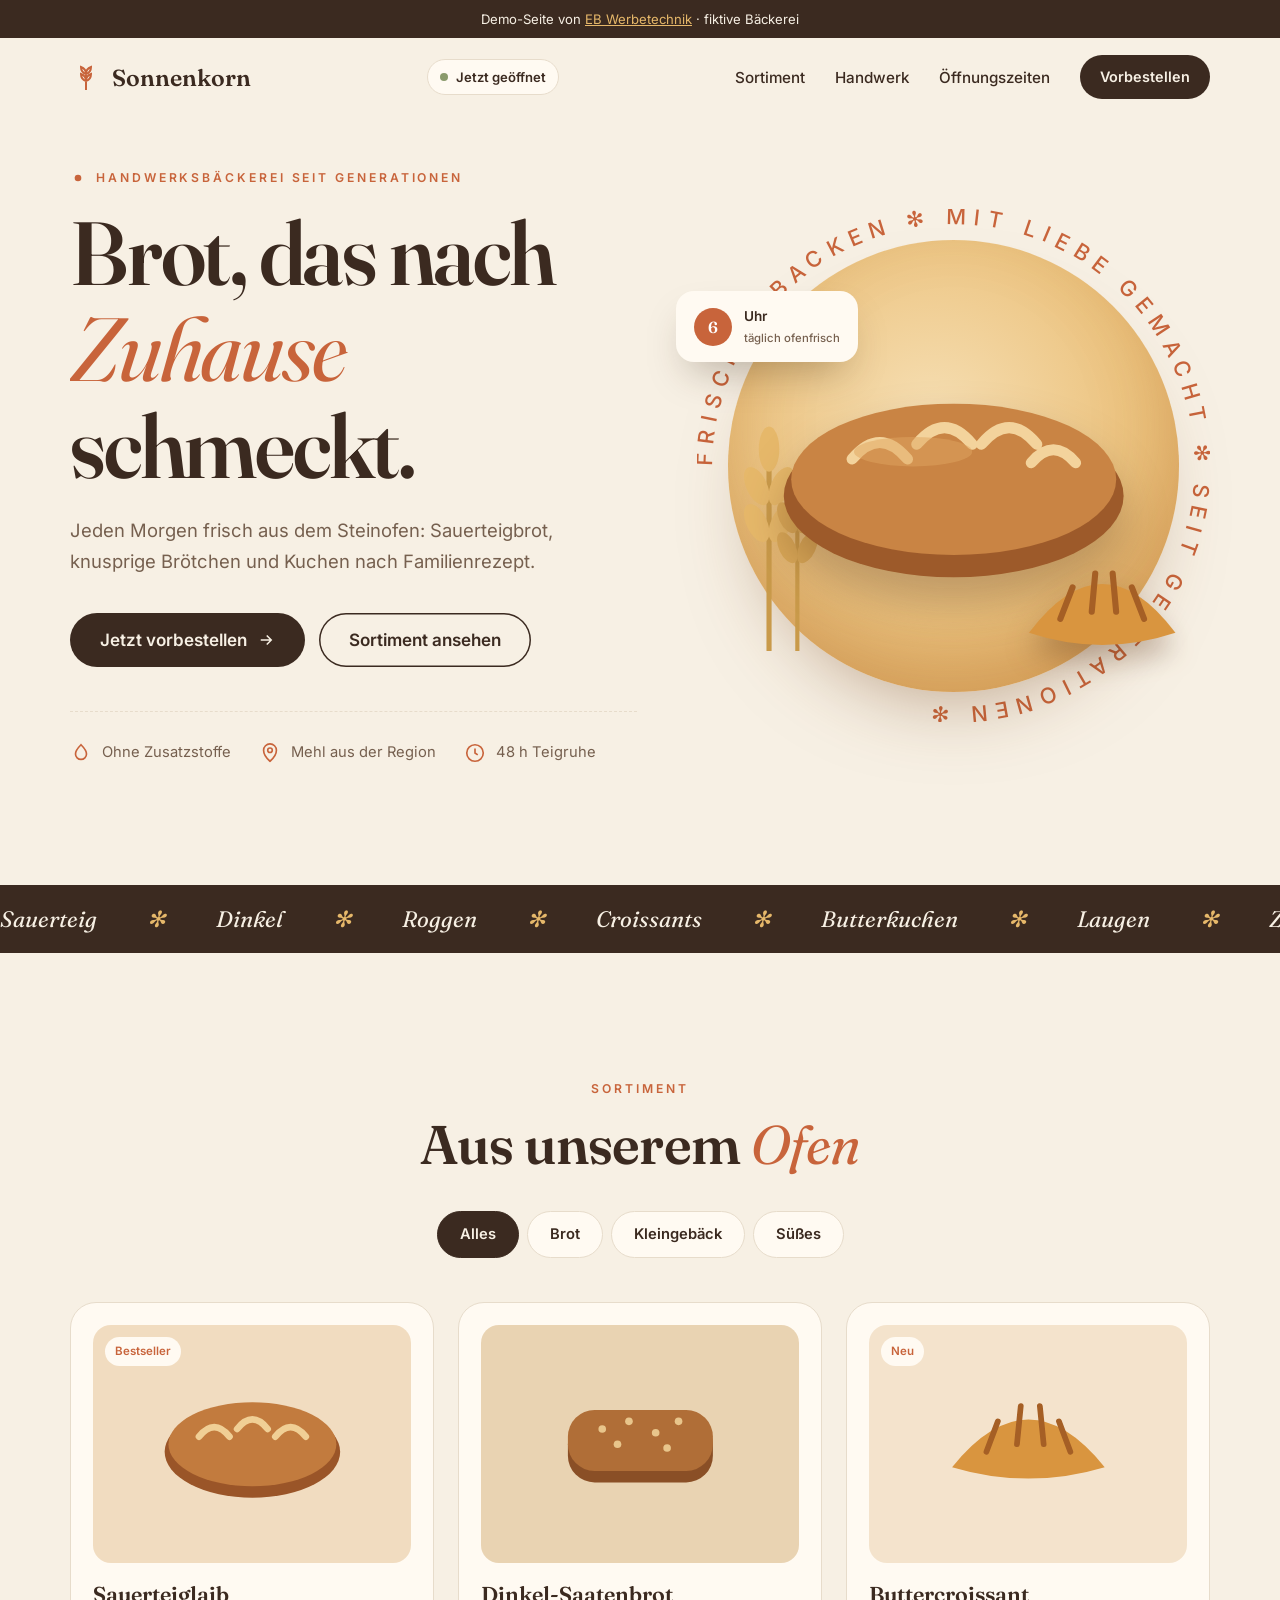
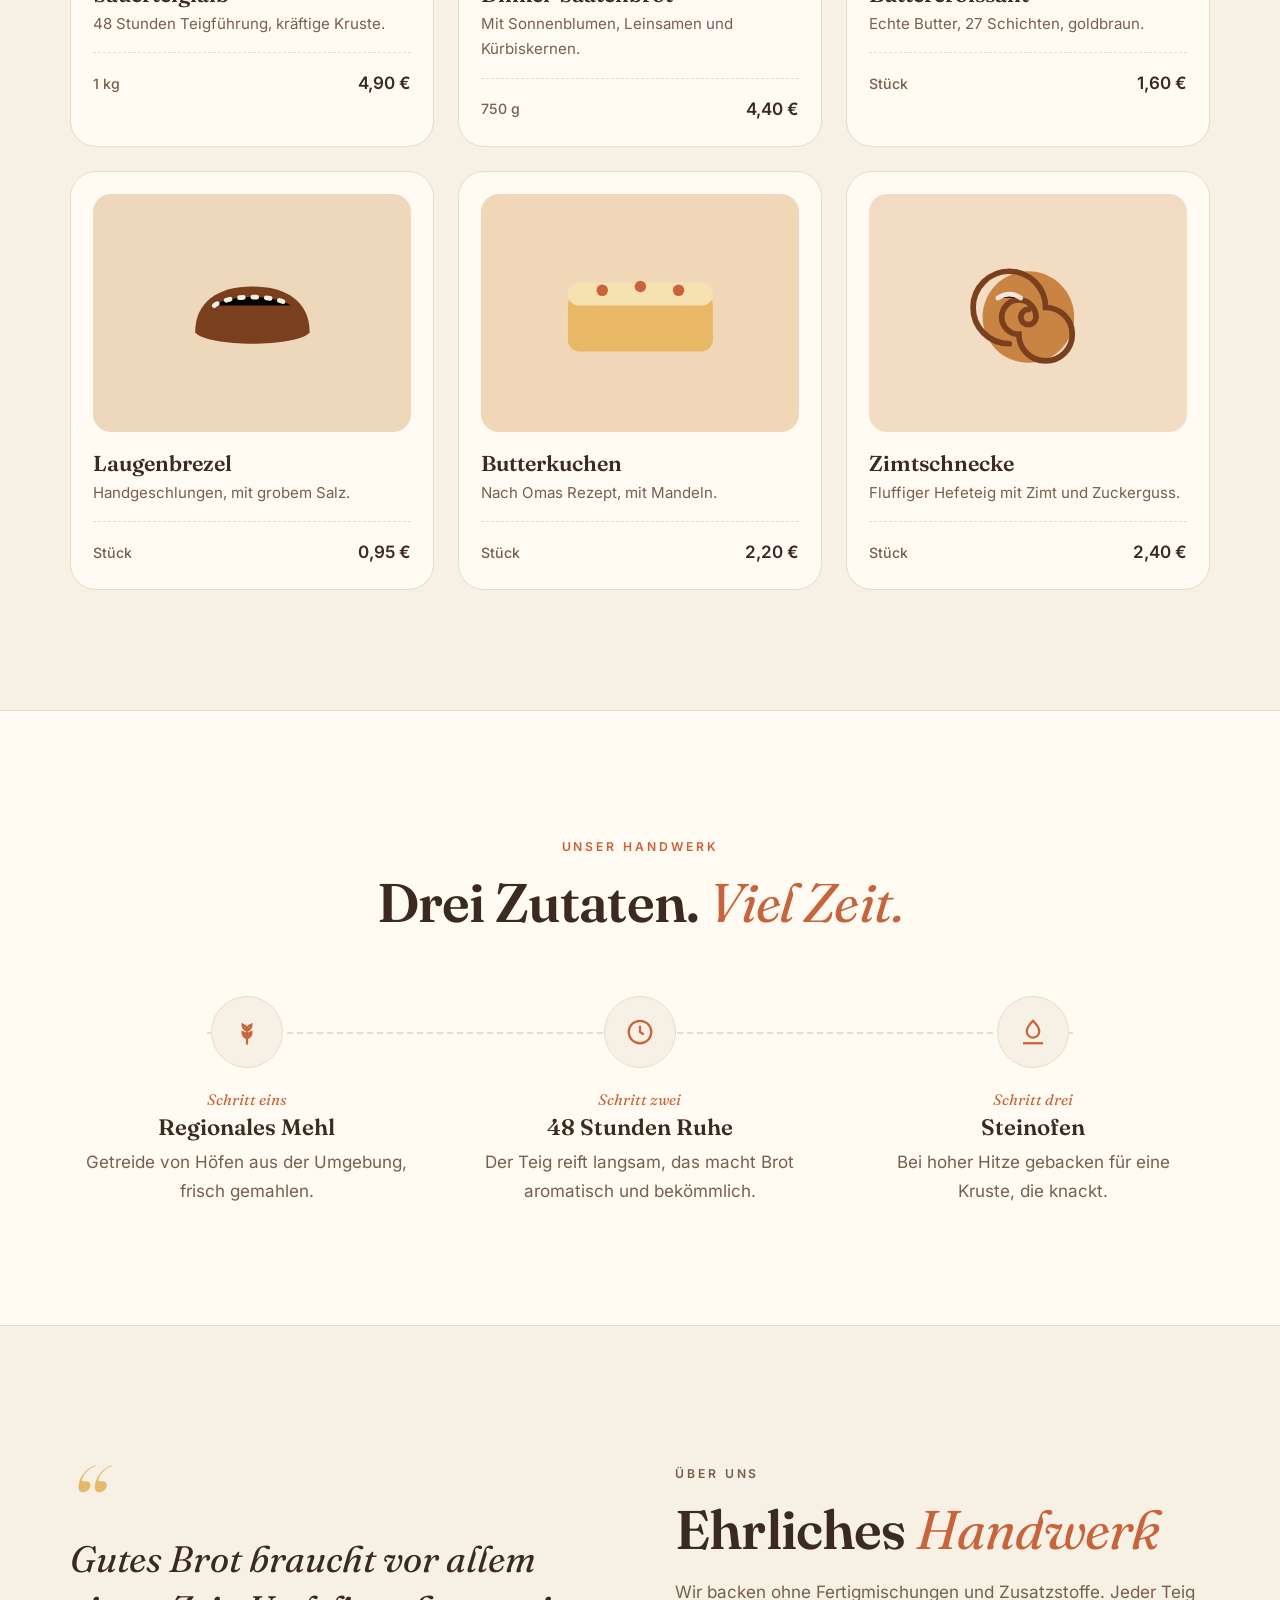
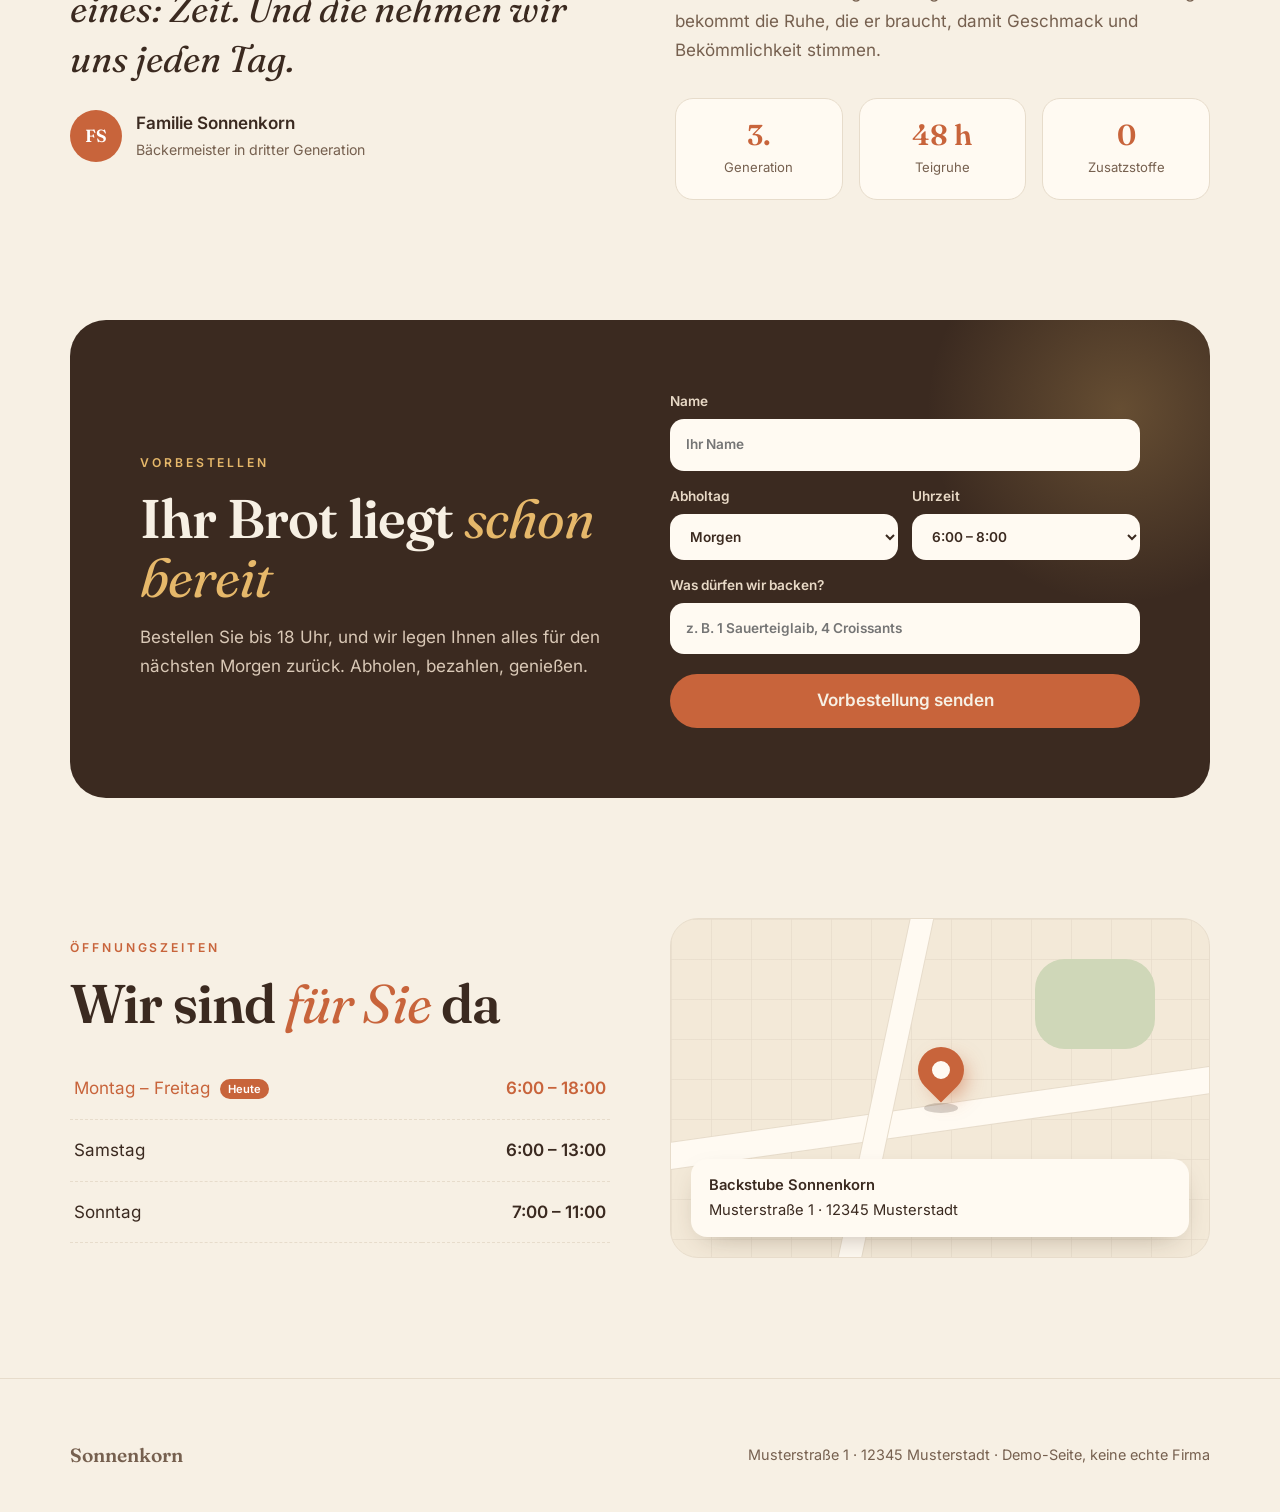
<file: webdesign/beispiele/baeckerei.html>
<!DOCTYPE html>
<html lang="de">
<head>
<meta charset="utf-8">
<meta name="viewport" content="width=device-width,initial-scale=1">
<title>Backstube Sonnenkorn | Demo</title>
<meta name="theme-color" content="#f7f0e4">
<link href="fonts/baeckerei-fonts.css" rel="stylesheet">
<style>
:root{--cream:#f7f0e4;--paper:#fffaf2;--brown:#3b2a20;--soft:#76604f;--terra:#c8643b;--terra2:#a9502c;--wheat:#e6b86a;--sage:#8a9a6b;--line:#e7dccb;--ease:cubic-bezier(.22,1,.36,1)}
*{box-sizing:border-box;margin:0;padding:0}
html{scroll-behavior:smooth;scroll-padding-top:90px}
body{background:var(--cream);color:var(--brown);font:17px/1.7 Inter,system-ui,sans-serif;-webkit-font-smoothing:antialiased}
main{overflow-x:clip}
a{color:inherit}
button{font:inherit;color:inherit}
:focus-visible{outline:3px solid var(--terra);outline-offset:3px;border-radius:6px}
::selection{background:var(--wheat)}
.demo{background:var(--brown);color:var(--cream);font-size:.82rem;text-align:center;padding:8px 16px}
.demo a{color:var(--wheat)}
.wrap{width:min(1140px,100% - 40px);margin-inline:auto}
h1,h2,h3{font-family:Fraunces,Georgia,serif;font-weight:600;line-height:1.08}
h1{font-size:clamp(2.9rem,7vw,5.8rem);letter-spacing:-.025em}
h2{font-size:clamp(2.1rem,4.6vw,3.4rem);letter-spacing:-.015em}
h1 em,h2 em{font-style:italic;font-weight:400;color:var(--terra)}
.kicker{display:inline-flex;align-items:center;gap:10px;font-size:.76rem;letter-spacing:.24em;text-transform:uppercase;color:var(--terra);font-weight:600;margin-bottom:16px}
.kicker svg{width:16px;height:16px}
.lead{color:var(--soft);font-size:1.15rem;max-width:52ch;margin-top:20px}
section{padding:120px 0}
.center{text-align:center}.center .lead{margin-inline:auto}
.btn{display:inline-flex;align-items:center;justify-content:center;gap:10px;min-height:54px;padding:0 30px;border-radius:999px;background:var(--brown);color:var(--cream);text-decoration:none;font-weight:600;border:0;cursor:pointer;transition:transform .35s var(--ease),background .3s,box-shadow .35s}
.btn:hover{transform:translateY(-2px);background:var(--terra);box-shadow:0 14px 30px -12px rgba(200,100,59,.6)}
.btn svg{width:18px;height:18px;transition:transform .3s var(--ease)}
.btn:hover svg{transform:translateX(4px)}
.btn.out{background:transparent;color:var(--brown);box-shadow:inset 0 0 0 1.5px var(--brown)}
.btn.out:hover{background:var(--brown);color:var(--cream)}

/* header */
header{position:sticky;top:0;z-index:20;background:rgba(247,240,228,.94);transition:box-shadow .3s}
header.s{box-shadow:0 1px 0 var(--line),0 10px 30px -20px rgba(60,40,20,.3)}
.nav{display:flex;justify-content:space-between;align-items:center;gap:20px;height:78px}
.logo{font-family:Fraunces,serif;font-size:1.45rem;font-weight:600;text-decoration:none;display:flex;align-items:center;gap:10px}
.logo svg{width:32px;height:32px;color:var(--terra);transition:transform .6s var(--ease)}
.logo:hover svg{transform:rotate(-12deg) scale(1.1)}
nav ul{display:flex;gap:30px;list-style:none;align-items:center}
nav a{text-decoration:none;font-weight:500;font-size:.95rem;position:relative}
nav a:not(.btn)::after{content:"";position:absolute;left:0;bottom:-4px;width:100%;height:1.5px;background:var(--terra);transform:scaleX(0);transition:transform .3s var(--ease);transform-origin:left}
nav a:not(.btn):hover::after{transform:scaleX(1)}
nav .btn{min-height:44px;padding:0 20px;font-size:.9rem}
.status{display:inline-flex;align-items:center;gap:8px;font-size:.82rem;font-weight:600;padding:6px 12px;border-radius:999px;background:var(--paper);border:1px solid var(--line)}
.status i{width:8px;height:8px;border-radius:50%;background:var(--sage);box-shadow:0 0 0 0 rgba(138,154,107,.6);animation:ping 2s infinite}
.status.closed i{background:#b8a796;animation:none}
@keyframes ping{70%{box-shadow:0 0 0 8px rgba(138,154,107,0)}100%{box-shadow:0 0 0 0 rgba(138,154,107,0)}}
.burger{display:none;width:46px;height:46px;border-radius:12px;border:1px solid var(--line);background:var(--paper);cursor:pointer;position:relative}
.burger span{position:absolute;left:13px;right:13px;height:1.5px;background:var(--brown);transition:transform .3s var(--ease),opacity .2s}
.burger span:nth-child(1){top:17px}.burger span:nth-child(2){top:22px}.burger span:nth-child(3){top:27px}
.burger[aria-expanded="true"] span:nth-child(1){transform:translateY(5px) rotate(45deg)}
.burger[aria-expanded="true"] span:nth-child(2){opacity:0}
.burger[aria-expanded="true"] span:nth-child(3){transform:translateY(-5px) rotate(-45deg)}

/* hero */
.hero{padding:50px 0 120px}
.hero .wrap{display:grid;grid-template-columns:1.05fr .95fr;gap:60px;align-items:center}
.hero h1 .ln{display:block;overflow:hidden}
.hero h1 .ln>span{display:inline-block;transform:translateY(100%);animation:up 1.1s var(--ease) forwards}
.hero h1 .ln:nth-child(2)>span{animation-delay:.12s}.hero h1 .ln:nth-child(3)>span{animation-delay:.24s}
@keyframes up{to{transform:none}}
.fi{opacity:0;animation:fi 1s var(--ease) forwards}
@keyframes fi{from{opacity:0;transform:translateY(20px)}to{opacity:1;transform:none}}
.hero .btns{display:flex;gap:14px;flex-wrap:wrap;margin-top:36px}
.trust{display:flex;gap:28px;flex-wrap:wrap;margin-top:44px;padding-top:28px;border-top:1px dashed var(--line);list-style:none}
.trust li{display:flex;gap:10px;align-items:center;font-size:.92rem;color:var(--soft)}
.trust svg{width:22px;height:22px;color:var(--terra);flex:none}

.art{position:relative;aspect-ratio:1;max-width:520px;width:100%;justify-self:center;opacity:0;animation:fi 1.2s .3s var(--ease) forwards}
.disc{position:absolute;inset:6%;border-radius:50%;background:radial-gradient(circle at 45% 40%,#f6dfb4,#ecc37f 55%,#dda255);box-shadow:inset 0 -40px 80px rgba(160,90,30,.25),0 40px 80px -40px rgba(120,70,30,.5)}
.ring{position:absolute;inset:0;animation:spin 50s linear infinite}
.ring text{font:500 8.5px Inter;letter-spacing:3px;fill:var(--terra);text-transform:uppercase}
@keyframes spin{to{transform:rotate(360deg)}}
.bread{position:absolute;left:14%;right:14%;top:30%;filter:drop-shadow(0 24px 22px rgba(90,50,20,.32));animation:bob 6s ease-in-out infinite}
.croi{position:absolute;width:34%;right:4%;bottom:12%;filter:drop-shadow(0 16px 14px rgba(90,50,20,.3));animation:bob 5s 1s ease-in-out infinite}
@keyframes bob{50%{transform:translateY(-10px)}}
.wheat{position:absolute;width:16%;left:6%;bottom:14%;transform-origin:bottom center;animation:sway 4s ease-in-out infinite}
.wheat.b{left:13%;width:13%;animation-delay:-1.4s}
@keyframes sway{50%{transform:rotate(7deg)}}
.steam{position:absolute;top:14%;left:50%;width:140px;height:120px;margin-left:-70px}
.steam span{position:absolute;bottom:0;width:12px;height:80px;border-radius:12px;background:linear-gradient(to top,rgba(255,255,255,.8),transparent);filter:blur(5px);animation:steam 3.6s ease-in-out infinite;opacity:0}
.steam span:nth-child(1){left:34px}.steam span:nth-child(2){left:64px;animation-delay:1.2s}.steam span:nth-child(3){left:94px;animation-delay:2.4s}
@keyframes steam{0%{transform:translateY(20px) scaleY(.6);opacity:0}40%{opacity:.9}100%{transform:translateY(-60px) scaleY(1.3) translateX(10px);opacity:0}}
.badge{position:absolute;left:-4%;top:16%;background:var(--paper);border-radius:18px;padding:14px 18px;box-shadow:0 20px 40px -14px rgba(60,40,20,.35);font-size:.85rem;font-weight:600;display:flex;gap:12px;align-items:center;animation:bob 7s ease-in-out infinite}
.badge b{display:grid;place-items:center;width:38px;height:38px;border-radius:50%;background:var(--terra);color:#fff;font:600 1rem Fraunces}
.badge small{display:block;color:var(--soft);font-weight:500}

/* strip */
.strip{background:var(--brown);color:var(--cream);overflow:hidden;padding:20px 0}
.strip div{display:flex;width:max-content;animation:run 45s linear infinite;font:italic 400 1.4rem Fraunces}
.strip span{padding-right:50px}
.strip span::after{content:"✻";padding-left:50px;color:var(--wheat)}
@keyframes run{to{transform:translateX(-50%)}}

/* menu / sortiment */
.filters{display:flex;justify-content:center;gap:8px;flex-wrap:wrap;margin-top:36px}
.filters button{background:var(--paper);border:1px solid var(--line);padding:10px 22px;border-radius:999px;font-weight:600;font-size:.92rem;cursor:pointer;transition:all .3s var(--ease)}
.filters button:hover{border-color:var(--terra)}
.filters button[aria-pressed="true"]{background:var(--brown);color:var(--cream);border-color:var(--brown)}
.grid{display:grid;grid-template-columns:repeat(3,1fr);gap:24px;margin-top:44px}
.item{background:var(--paper);border:1px solid var(--line);border-radius:26px;padding:22px;transition:transform .45s var(--ease),box-shadow .45s,opacity .4s}
.item:hover{transform:translateY(-8px);box-shadow:0 34px 50px -26px rgba(60,40,20,.4)}
.item.hide{display:none}
.item.pop{animation:pop .5s var(--ease)}
@keyframes pop{from{opacity:0;transform:scale(.94)}}
.plate{aspect-ratio:4/3;border-radius:18px;display:grid;place-items:center;margin-bottom:20px;overflow:hidden;position:relative}
.plate svg{width:60%;transition:transform .7s var(--ease)}
.item:hover .plate svg{transform:scale(1.1) rotate(-5deg)}
.tag{position:absolute;top:12px;left:12px;font-size:.72rem;font-weight:600;padding:5px 10px;border-radius:999px;background:var(--paper);color:var(--terra)}
.item h3{font-size:1.35rem}
.item p{color:var(--soft);font-size:.94rem;margin-top:4px}
.price{display:flex;justify-content:space-between;align-items:center;margin-top:16px;padding-top:16px;border-top:1px dashed var(--line);font-weight:600}
.price small{color:var(--soft);font-weight:500}

/* process */
.process{background:var(--paper);border-block:1px solid var(--line)}
.steps{display:grid;grid-template-columns:repeat(3,1fr);gap:40px;margin-top:64px;position:relative}
.steps::before{content:"";position:absolute;top:36px;left:12%;right:12%;border-top:2px dashed var(--line)}
.step{text-align:center;position:relative}
.step .ic{width:72px;height:72px;margin:0 auto 22px;border-radius:50%;background:var(--cream);border:1px solid var(--line);display:grid;place-items:center;color:var(--terra);transition:transform .5s var(--ease),background .4s,color .4s}
.step:hover .ic{transform:translateY(-6px) rotate(-8deg);background:var(--terra);color:#fff}
.step .ic svg{width:30px;height:30px}
.step em{display:block;font:italic 400 .95rem Fraunces;color:var(--terra);margin-bottom:6px}
.step h3{font-size:1.4rem}
.step p{color:var(--soft);margin-top:8px;max-width:30ch;margin-inline:auto}

/* about */
.about .wrap{display:grid;grid-template-columns:1fr 1fr;gap:70px;align-items:center}
.quote{font:italic 400 clamp(1.6rem,3vw,2.3rem)/1.35 Fraunces;position:relative;padding-top:50px}
.quote::before{content:"“";position:absolute;top:-30px;left:-6px;font-size:7rem;color:var(--wheat);line-height:1}
.about p{color:var(--soft);margin-top:18px}
.sig{display:flex;align-items:center;gap:14px;margin-top:26px}
.sig b{display:grid;place-items:center;width:52px;height:52px;border-radius:50%;background:var(--terra);color:#fff;font:600 1.1rem Fraunces}
.sig span{font-weight:600}.sig small{display:block;color:var(--soft);font-weight:400}
.facts{display:grid;grid-template-columns:repeat(3,1fr);gap:16px;margin-top:34px}
.facts div{background:var(--paper);border:1px solid var(--line);border-radius:18px;padding:18px;text-align:center}
.facts b{display:block;font:600 1.8rem Fraunces;color:var(--terra)}
.facts span{font-size:.82rem;color:var(--soft)}

/* order */
.order{background:var(--brown);color:var(--cream);border-radius:36px;padding:70px;display:grid;grid-template-columns:1fr 1fr;gap:60px;align-items:center;position:relative;overflow:hidden}
.order::before{content:"";position:absolute;width:420px;height:420px;border-radius:50%;background:radial-gradient(circle,rgba(230,184,106,.25),transparent 65%);right:-120px;top:-120px}
.order h2 em{color:var(--wheat)}
.order p{color:#d9c8b6;margin-top:16px}
form{display:grid;gap:14px;position:relative}
label{display:grid;gap:6px;font-size:.85rem;font-weight:600;color:#e8d9c6}
input,select{font:inherit;color:var(--brown);background:var(--paper);border:0;border-radius:14px;padding:14px 16px;transition:box-shadow .3s}
input:focus,select:focus{outline:none;box-shadow:0 0 0 3px var(--wheat)}
.row2{display:grid;grid-template-columns:1fr 1fr;gap:14px}
form .btn{background:var(--terra);margin-top:6px}
form .btn:hover{background:var(--wheat);color:var(--brown)}
.ok{display:none;background:var(--paper);color:var(--brown);border-radius:16px;padding:16px;font-weight:600;text-align:center}
.ok.on{display:block;animation:pop .5s var(--ease)}

/* hours */
.hours .wrap{display:grid;grid-template-columns:1fr 1fr;gap:60px;align-items:center}
table{width:100%;border-collapse:collapse;margin-top:24px}
td{padding:16px 4px;border-bottom:1px dashed var(--line)}
td:last-child{text-align:right;font-weight:600}
tr.today td{color:var(--terra)}
tr.today td:first-child::after{content:"Heute";margin-left:10px;font-size:.7rem;font-weight:600;padding:3px 8px;border-radius:999px;background:var(--terra);color:#fff;vertical-align:middle}
.map{border-radius:28px;background:linear-gradient(90deg,rgba(231,220,203,.7) 1px,transparent 1px) 0 0/40px 40px,linear-gradient(rgba(231,220,203,.7) 1px,transparent 1px) 0 0/40px 40px,#f3e9d8;min-height:340px;position:relative;overflow:hidden;border:1px solid var(--line)}
.map .road{position:absolute;background:var(--paper);box-shadow:0 0 0 1px var(--line)}
.map .r1{left:-10%;right:-10%;top:55%;height:26px;transform:rotate(-8deg)}
.map .r2{top:-10%;bottom:-10%;left:38%;width:22px;transform:rotate(12deg)}
.map .park{position:absolute;right:10%;top:12%;width:120px;height:90px;border-radius:30px;background:#cfd7b8}
.pin{position:absolute;left:46%;top:38%;width:46px;height:46px;border-radius:50% 50% 50% 0;background:var(--terra);transform:rotate(-45deg);animation:drop 2.4s var(--ease) infinite;box-shadow:0 10px 20px -6px rgba(200,100,59,.6)}
.pin::after{content:"";position:absolute;inset:14px;border-radius:50%;background:var(--paper)}
.pin-s{position:absolute;left:calc(46% + 6px);top:calc(38% + 56px);width:34px;height:10px;border-radius:50%;background:rgba(59,42,32,.2);animation:sh 2.4s var(--ease) infinite}
@keyframes drop{0%,100%{transform:rotate(-45deg) translate(0,0)}50%{transform:rotate(-45deg) translate(7px,-7px)}}
@keyframes sh{50%{transform:scale(.7);opacity:.6}}
.addr{position:absolute;left:20px;bottom:20px;right:20px;background:var(--paper);border-radius:16px;padding:14px 18px;font-size:.92rem;box-shadow:0 10px 30px -14px rgba(60,40,20,.4)}
.addr b{display:block}

footer{padding:60px 0 40px;color:var(--soft);font-size:.9rem;border-top:1px solid var(--line)}
footer .wrap{display:flex;justify-content:space-between;gap:20px;flex-wrap:wrap;align-items:center}
footer .logo{font-size:1.2rem}

.js .rv{opacity:0;transform:translateY(34px);transition:opacity 1s var(--ease),transform 1s var(--ease);transition-delay:var(--d,0s)}
.js .rv.in{opacity:1;transform:none}

@media (max-width:900px){
  .hero .wrap,.about .wrap,.hours .wrap,.order{grid-template-columns:1fr;gap:48px}
  .grid{grid-template-columns:1fr 1fr}
  .steps{grid-template-columns:1fr;gap:44px}.steps::before{display:none}
  .order{padding:44px 26px;border-radius:28px}
  section{padding:84px 0}
}
@media (max-width:820px){
  .burger{display:block}
  .nav .status{display:none}
  nav ul{position:fixed;inset:78px 0 auto 0;flex-direction:column;align-items:stretch;gap:0;padding:10px 20px 24px;background:var(--cream);border-bottom:1px solid var(--line);transform:translateY(-10px);opacity:0;visibility:hidden;transition:.3s var(--ease)}
  nav ul.open{transform:none;opacity:1;visibility:visible}
  nav ul a:not(.btn){display:block;padding:16px 0;border-bottom:1px dashed var(--line)}
  nav ul .btn{margin-top:16px;width:100%}
}
@media (max-width:560px){.grid,.row2,.facts{grid-template-columns:1fr}.badge{left:0}}
@media (prefers-reduced-motion:reduce){*,*::before,*::after{animation:none!important;transition:none!important}.hero h1 .ln>span,.fi,.art,.js .rv{opacity:1;transform:none}}
</style>
</head>
<body>
<div class="demo">Demo-Seite von <a href="../index.html#beispiele">EB Werbetechnik</a> · fiktive Bäckerei</div>
<header>
  <div class="wrap nav">
    <a class="logo" href="#top"><svg viewBox="0 0 32 32" fill="none" stroke="currentColor" stroke-width="2" aria-hidden="true"><path d="M16 29V9M16 13c-3-1-5-4-5-7 3 1 5 3 5 7zm0 0c3-1 5-4 5-7-3 1-5 3-5 7zm0 7c-3-1-5-4-5-7 3 1 5 3 5 7zm0 0c3-1 5-4 5-7-3 1-5 3-5 7z"/></svg>Sonnenkorn</a>
    <span class="status" id="status"><i></i><span>Jetzt geöffnet</span></span>
    <button class="burger" aria-label="Menü öffnen" aria-expanded="false" aria-controls="menu"><span></span><span></span><span></span></button>
    <nav aria-label="Menü"><ul id="menu"><li><a href="#sortiment">Sortiment</a></li><li><a href="#handwerk">Handwerk</a></li><li><a href="#zeiten">Öffnungszeiten</a></li><li><a class="btn" href="#bestellen">Vorbestellen</a></li></ul></nav>
  </div>
</header>

<main id="top">
<section class="hero">
  <div class="wrap">
    <div>
      <p class="kicker fi"><svg viewBox="0 0 24 24" fill="currentColor" aria-hidden="true"><circle cx="12" cy="12" r="5"/></svg>Handwerksbäckerei seit Generationen</p>
      <h1><span class="ln"><span>Brot, das nach</span></span><span class="ln"><span><em>Zuhause</em></span></span><span class="ln"><span>schmeckt.</span></span></h1>
      <p class="lead fi" style="animation-delay:.5s">Jeden Morgen frisch aus dem Steinofen: Sauerteigbrot, knusprige Brötchen und Kuchen nach Familienrezept.</p>
      <div class="btns fi" style="animation-delay:.65s"><a class="btn" href="#bestellen">Jetzt vorbestellen <svg viewBox="0 0 24 24" fill="none" stroke="currentColor" stroke-width="2" aria-hidden="true"><path d="M5 12h14M13 6l6 6-6 6"/></svg></a><a class="btn out" href="#sortiment">Sortiment ansehen</a></div>
      <ul class="trust fi" style="animation-delay:.8s">
        <li><svg viewBox="0 0 24 24" fill="none" stroke="currentColor" stroke-width="1.8" aria-hidden="true"><path d="M12 3c4 4 6 7 6 10a6 6 0 01-12 0c0-3 2-6 6-10z"/></svg>Ohne Zusatzstoffe</li>
        <li><svg viewBox="0 0 24 24" fill="none" stroke="currentColor" stroke-width="1.8" aria-hidden="true"><path d="M12 21s7-6 7-12a7 7 0 10-14 0c0 6 7 12 7 12z"/><circle cx="12" cy="9" r="2.5"/></svg>Mehl aus der Region</li>
        <li><svg viewBox="0 0 24 24" fill="none" stroke="currentColor" stroke-width="1.8" aria-hidden="true"><circle cx="12" cy="12" r="9"/><path d="M12 7v5l3 2"/></svg>48 h Teigruhe</li>
      </ul>
    </div>
    <div class="art" aria-hidden="true">
      <svg class="ring" viewBox="0 0 200 200"><defs><path id="c" d="M100 100m-94 0a94 94 0 1 1 188 0a94 94 0 1 1-188 0"/></defs><text><textPath href="#c">Frisch gebacken ✻ mit Liebe gemacht ✻ seit Generationen ✻ </textPath></text></svg>
      <div class="disc"></div>
      <div class="steam"><span></span><span></span><span></span></div>
      <svg class="wheat" viewBox="0 0 40 120" fill="none" stroke="#c99a4a" stroke-width="2.5" stroke-linecap="round"><path d="M20 120V30"/><g fill="#e6b86a" stroke="none"><ellipse cx="14" cy="40" rx="5" ry="10" transform="rotate(-25 14 40)"/><ellipse cx="26" cy="40" rx="5" ry="10" transform="rotate(25 26 40)"/><ellipse cx="14" cy="58" rx="5" ry="10" transform="rotate(-25 14 58)"/><ellipse cx="26" cy="58" rx="5" ry="10" transform="rotate(25 26 58)"/><ellipse cx="20" cy="22" rx="5" ry="11"/></g></svg>
      <svg class="wheat b" viewBox="0 0 40 120" fill="none" stroke="#c99a4a" stroke-width="2.5" stroke-linecap="round"><path d="M20 120V30"/><g fill="#d9a858" stroke="none"><ellipse cx="14" cy="40" rx="5" ry="10" transform="rotate(-25 14 40)"/><ellipse cx="26" cy="40" rx="5" ry="10" transform="rotate(25 26 40)"/><ellipse cx="14" cy="58" rx="5" ry="10" transform="rotate(-25 14 58)"/><ellipse cx="26" cy="58" rx="5" ry="10" transform="rotate(25 26 58)"/><ellipse cx="20" cy="22" rx="5" ry="11"/></g></svg>
      <svg class="bread" viewBox="0 0 200 120"><ellipse cx="100" cy="72" rx="92" ry="44" fill="#9d5a2a"/><ellipse cx="100" cy="63" rx="88" ry="41" fill="#c98444"/><path d="M45 52q15-18 30 0M80 44q15-18 30 0M115 44q15-18 30 0M142 54q12-14 24 0" stroke="#f3d39c" stroke-width="6" fill="none" stroke-linecap="round"/><ellipse cx="78" cy="48" rx="32" ry="8" fill="#e0a560" opacity=".5"/></svg>
      <svg class="croi" viewBox="0 0 100 60"><path d="M8 44Q50-12 92 44Q50 58 8 44z" fill="#d9953f"/><path d="M26 36l7-18M44 32l2-22M58 32l-2-22M74 36l-7-18" stroke="#a55f25" stroke-width="3.5" stroke-linecap="round"/></svg>
      <div class="badge"><b>6</b><div>Uhr<small>täglich ofenfrisch</small></div></div>
    </div>
  </div>
</section>

<div class="strip" aria-hidden="true"><div><span>Sauerteig</span><span>Dinkel</span><span>Roggen</span><span>Croissants</span><span>Butterkuchen</span><span>Laugen</span><span>Zimtschnecken</span><span>Sauerteig</span><span>Dinkel</span><span>Roggen</span><span>Croissants</span><span>Butterkuchen</span><span>Laugen</span><span>Zimtschnecken</span></div></div>

<section id="sortiment">
  <div class="wrap center">
    <p class="kicker rv">Sortiment</p>
    <h2 class="rv">Aus unserem <em>Ofen</em></h2>
    <div class="filters rv" role="group" aria-label="Kategorie">
      <button aria-pressed="true" data-f="all">Alles</button><button aria-pressed="false" data-f="brot">Brot</button><button aria-pressed="false" data-f="klein">Kleingebäck</button><button aria-pressed="false" data-f="suess">Süßes</button>
    </div>
    <div class="grid" style="text-align:left">
      <article class="item rv" data-c="brot"><div class="plate" style="background:#f1dcc0"><span class="tag">Bestseller</span><svg viewBox="0 0 100 60"><ellipse cx="50" cy="34" rx="46" ry="24" fill="#9a5528"/><ellipse cx="50" cy="30" rx="44" ry="22" fill="#c27b3e"/><path d="M22 26q8-10 16 0M42 22q8-10 16 0M62 26q8-10 16 0" stroke="#f0cf95" stroke-width="3.5" fill="none" stroke-linecap="round"/></svg></div><h3>Sauerteiglaib</h3><p>48 Stunden Teigführung, kräftige Kruste.</p><div class="price"><small>1 kg</small>4,90 €</div></article>
      <article class="item rv" data-c="brot" style="--d:.08s"><div class="plate" style="background:#e9d3b2"><svg viewBox="0 0 100 60"><rect x="12" y="16" width="76" height="34" rx="14" fill="#8a4f26"/><rect x="12" y="12" width="76" height="32" rx="14" fill="#b06e37"/><g fill="#e8c58b"><circle cx="30" cy="22" r="2"/><circle cx="44" cy="18" r="2"/><circle cx="58" cy="24" r="2"/><circle cx="70" cy="18" r="2"/><circle cx="38" cy="30" r="2"/><circle cx="64" cy="32" r="2"/></g></svg></div><h3>Dinkel-Saatenbrot</h3><p>Mit Sonnenblumen, Leinsamen und Kürbiskernen.</p><div class="price"><small>750 g</small>4,40 €</div></article>
      <article class="item rv" data-c="klein" style="--d:.16s"><div class="plate" style="background:#f4e3cc"><span class="tag">Neu</span><svg viewBox="0 0 100 60"><path d="M10 42Q50-8 90 42Q50 54 10 42z" fill="#d9953f"/><path d="M28 34l6-16M44 30l2-20M58 30l-2-20M72 34l-6-16" stroke="#a55f25" stroke-width="3" stroke-linecap="round"/></svg></div><h3>Buttercroissant</h3><p>Echte Butter, 27 Schichten, goldbraun.</p><div class="price"><small>Stück</small>1,60 €</div></article>
      <article class="item rv" data-c="klein"><div class="plate" style="background:#edd8bb"><svg viewBox="0 0 100 60"><path d="M20 40c0-16 12-24 30-24s30 8 30 24c-6 8-54 8-60 0z" fill="#7a3f1c"/><path d="M30 26c8-6 32-6 40 0" stroke="#f5efe6" stroke-width="2.5" stroke-linecap="round" stroke-dasharray="2 5"/></svg></div><h3>Laugenbrezel</h3><p>Handgeschlungen, mit grobem Salz.</p><div class="price"><small>Stück</small>0,95 €</div></article>
      <article class="item rv" data-c="suess" style="--d:.08s"><div class="plate" style="background:#efd7b8"><svg viewBox="0 0 100 60"><rect x="12" y="20" width="76" height="30" rx="6" fill="#e8b866"/><rect x="12" y="14" width="76" height="12" rx="6" fill="#f6e2b0"/><circle cx="30" cy="18" r="3" fill="#c8643b"/><circle cx="50" cy="16" r="3" fill="#c8643b"/><circle cx="70" cy="18" r="3" fill="#c8643b"/></svg></div><h3>Butterkuchen</h3><p>Nach Omas Rezept, mit Mandeln.</p><div class="price"><small>Stück</small>2,20 €</div></article>
      <article class="item rv" data-c="suess" style="--d:.16s"><div class="plate" style="background:#f2dcc3"><svg viewBox="0 0 100 60"><circle cx="50" cy="32" r="24" fill="#c98444"/><path d="M50 32m0-4a4 4 0 104 4 9 9 0 10-9 9 14 14 0 1014-14 19 19 0 10-19 19" stroke="#7a3f1c" stroke-width="3" fill="none" stroke-linecap="round"/><path d="M34 22q6-4 12 0" stroke="#fff" stroke-width="2.5" stroke-linecap="round" opacity=".8"/></svg></div><h3>Zimtschnecke</h3><p>Fluffiger Hefeteig mit Zimt und Zuckerguss.</p><div class="price"><small>Stück</small>2,40 €</div></article>
    </div>
  </div>
</section>

<section class="process" id="handwerk">
  <div class="wrap center">
    <p class="kicker rv">Unser Handwerk</p>
    <h2 class="rv">Drei Zutaten. <em>Viel Zeit.</em></h2>
    <div class="steps">
      <div class="step rv"><div class="ic"><svg viewBox="0 0 24 24" fill="none" stroke="currentColor" stroke-width="1.8" aria-hidden="true"><path d="M12 22V8M12 11c-2-.7-3.5-2.8-3.5-5 2 .7 3.5 2.3 3.5 5zm0 0c2-.7 3.5-2.8 3.5-5-2 .7-3.5 2.3-3.5 5zm0 6c-2-.7-3.5-2.8-3.5-5 2 .7 3.5 2.3 3.5 5zm0 0c2-.7 3.5-2.8 3.5-5-2 .7-3.5 2.3-3.5 5z"/></svg></div><em>Schritt eins</em><h3>Regionales Mehl</h3><p>Getreide von Höfen aus der Umgebung, frisch gemahlen.</p></div>
      <div class="step rv" style="--d:.12s"><div class="ic"><svg viewBox="0 0 24 24" fill="none" stroke="currentColor" stroke-width="1.8" aria-hidden="true"><circle cx="12" cy="12" r="9"/><path d="M12 7v5l3 2"/></svg></div><em>Schritt zwei</em><h3>48 Stunden Ruhe</h3><p>Der Teig reift langsam, das macht Brot aromatisch und bekömmlich.</p></div>
      <div class="step rv" style="--d:.24s"><div class="ic"><svg viewBox="0 0 24 24" fill="none" stroke="currentColor" stroke-width="1.8" aria-hidden="true"><path d="M12 3c3 3 5 5.5 5 8.5a5 5 0 01-10 0C7 8.5 9 6 12 3z"/><path d="M4 21h16"/></svg></div><em>Schritt drei</em><h3>Steinofen</h3><p>Bei hoher Hitze gebacken für eine Kruste, die knackt.</p></div>
    </div>
  </div>
</section>

<section class="about">
  <div class="wrap">
    <div class="rv">
      <blockquote class="quote">Gutes Brot braucht vor allem eines: Zeit. Und die nehmen wir uns jeden Tag.</blockquote>
      <div class="sig"><b>FS</b><div><span>Familie Sonnenkorn</span><small>Bäckermeister in dritter Generation</small></div></div>
    </div>
    <div class="rv" style="--d:.15s">
      <p class="kicker">Über uns</p>
      <h2>Ehrliches <em>Handwerk</em></h2>
      <p>Wir backen ohne Fertigmischungen und Zusatzstoffe. Jeder Teig bekommt die Ruhe, die er braucht, damit Geschmack und Bekömmlichkeit stimmen.</p>
      <div class="facts"><div><b>3.</b><span>Generation</span></div><div><b>48 h</b><span>Teigruhe</span></div><div><b>0</b><span>Zusatzstoffe</span></div></div>
    </div>
  </div>
</section>

<section id="bestellen" style="padding-top:0">
  <div class="wrap">
    <div class="order rv">
      <div>
        <p class="kicker" style="color:var(--wheat)">Vorbestellen</p>
        <h2>Ihr Brot liegt <em>schon bereit</em></h2>
        <p>Bestellen Sie bis 18 Uhr, und wir legen Ihnen alles für den nächsten Morgen zurück. Abholen, bezahlen, genießen.</p>
      </div>
      <form id="order" novalidate>
        <label>Name<input name="name" autocomplete="name" placeholder="Ihr Name"></label>
        <div class="row2">
          <label>Abholtag<select><option>Morgen</option><option>Übermorgen</option><option>Samstag</option></select></label>
          <label>Uhrzeit<select><option>6:00 – 8:00</option><option>8:00 – 10:00</option><option>10:00 – 12:00</option></select></label>
        </div>
        <label>Was dürfen wir backen?<input placeholder="z. B. 1 Sauerteiglaib, 4 Croissants"></label>
        <button class="btn" type="submit">Vorbestellung senden</button>
        <p class="ok" aria-live="polite">Danke! Das ist nur eine Demo, es wurde nichts gesendet.</p>
      </form>
    </div>
  </div>
</section>

<section class="hours" id="zeiten" style="padding-top:0">
  <div class="wrap">
    <div class="rv">
      <p class="kicker">Öffnungszeiten</p>
      <h2>Wir sind <em>für Sie</em> da</h2>
      <table><tbody>
        <tr data-d="1"><td>Montag – Freitag</td><td>6:00 – 18:00</td></tr>
        <tr data-d="6"><td>Samstag</td><td>6:00 – 13:00</td></tr>
        <tr data-d="0"><td>Sonntag</td><td>7:00 – 11:00</td></tr>
      </tbody></table>
    </div>
    <div class="map rv" style="--d:.15s" aria-label="Kartenausschnitt (Beispiel)"><div class="road r1"></div><div class="road r2"></div><div class="park"></div><div class="pin-s"></div><div class="pin"></div><div class="addr"><b>Backstube Sonnenkorn</b>Musterstraße 1 · 12345 Musterstadt</div></div>
  </div>
</section>
</main>
<footer><div class="wrap"><span class="logo">Sonnenkorn</span><span>Musterstraße 1 · 12345 Musterstadt · Demo-Seite, keine echte Firma</span></div></footer>

<script>
(function(){
var d=document;d.documentElement.classList.add('js');
var io=new IntersectionObserver(function(es){es.forEach(function(e){if(e.isIntersecting){e.target.classList.add('in');io.unobserve(e.target)}})},{threshold:.15});
d.querySelectorAll('.rv').forEach(function(el){io.observe(el)});
// header
var h=d.querySelector('header');addEventListener('scroll',function(){h.classList.toggle('s',scrollY>10)},{passive:true});
// today + open status
var now=new Date(),day=now.getDay(),hr=now.getHours()+now.getMinutes()/60,key=day===0?'0':day===6?'6':'1';
var row=d.querySelector('tr[data-d="'+key+'"]');if(row)row.classList.add('today');
var open=day===0?hr>=7&&hr<11:day===6?hr>=6&&hr<13:hr>=6&&hr<18,st=d.getElementById('status');
if(!open){st.classList.add('closed');st.querySelector('span').textContent='Gerade geschlossen'}
// filter
var fb=d.querySelectorAll('.filters button'),items=d.querySelectorAll('.item');
fb.forEach(function(b){b.addEventListener('click',function(){fb.forEach(function(x){x.setAttribute('aria-pressed',x===b)});var f=b.dataset.f;
  items.forEach(function(it){var show=f==='all'||it.dataset.c===f;it.classList.toggle('hide',!show);if(show){it.classList.remove('pop');void it.offsetWidth;it.classList.add('pop')}})})});
// menu
var burger=d.querySelector('.burger'),menu=d.getElementById('menu');
function setMenu(o){burger.setAttribute('aria-expanded',o);burger.setAttribute('aria-label',o?'Menü schließen':'Menü öffnen');menu.classList.toggle('open',o)}
burger.addEventListener('click',function(){setMenu(burger.getAttribute('aria-expanded')!=='true')});
menu.addEventListener('click',function(e){if(e.target.closest('a'))setMenu(false)});
d.addEventListener('keydown',function(e){if(e.key==='Escape'&&menu.classList.contains('open')){setMenu(false);burger.focus()}});
// demo form
d.getElementById('order').addEventListener('submit',function(e){e.preventDefault();this.querySelector('.ok').classList.add('on')});
})();
</script>
</body>
</html>
</file>
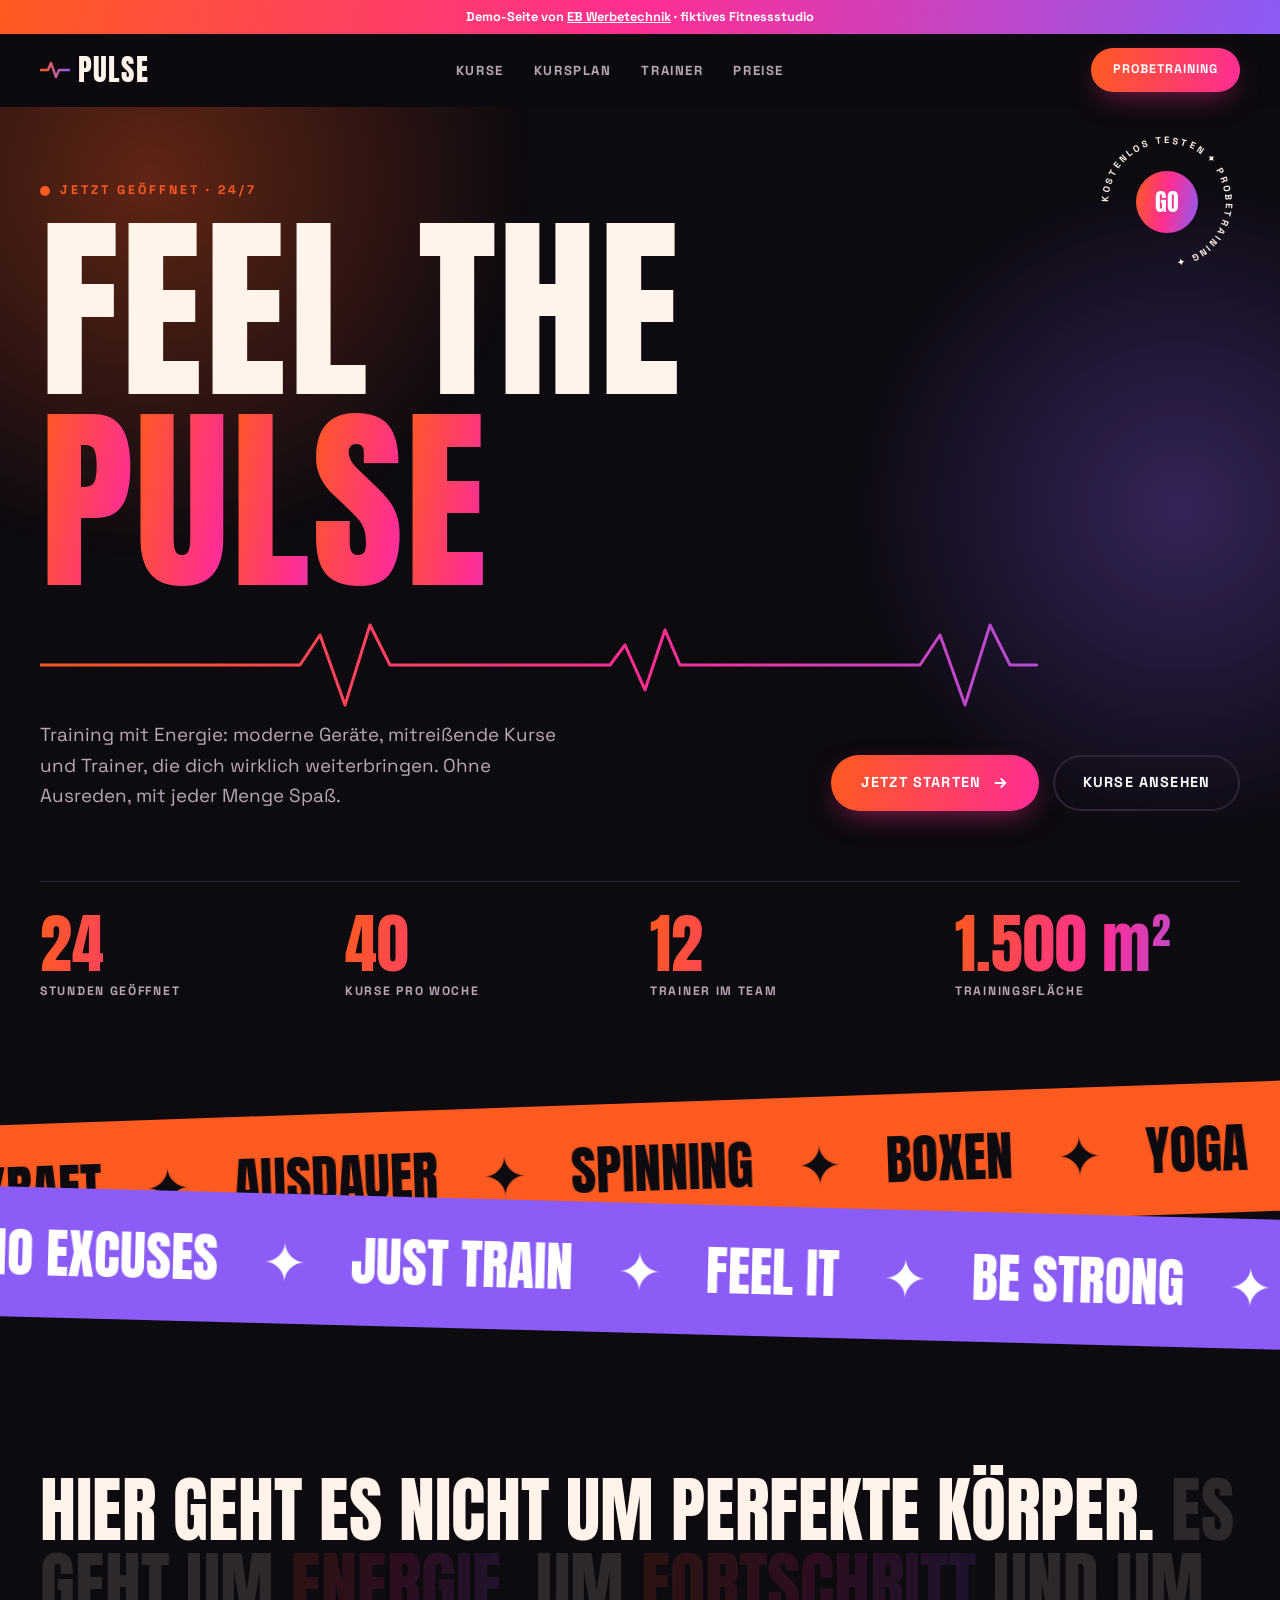
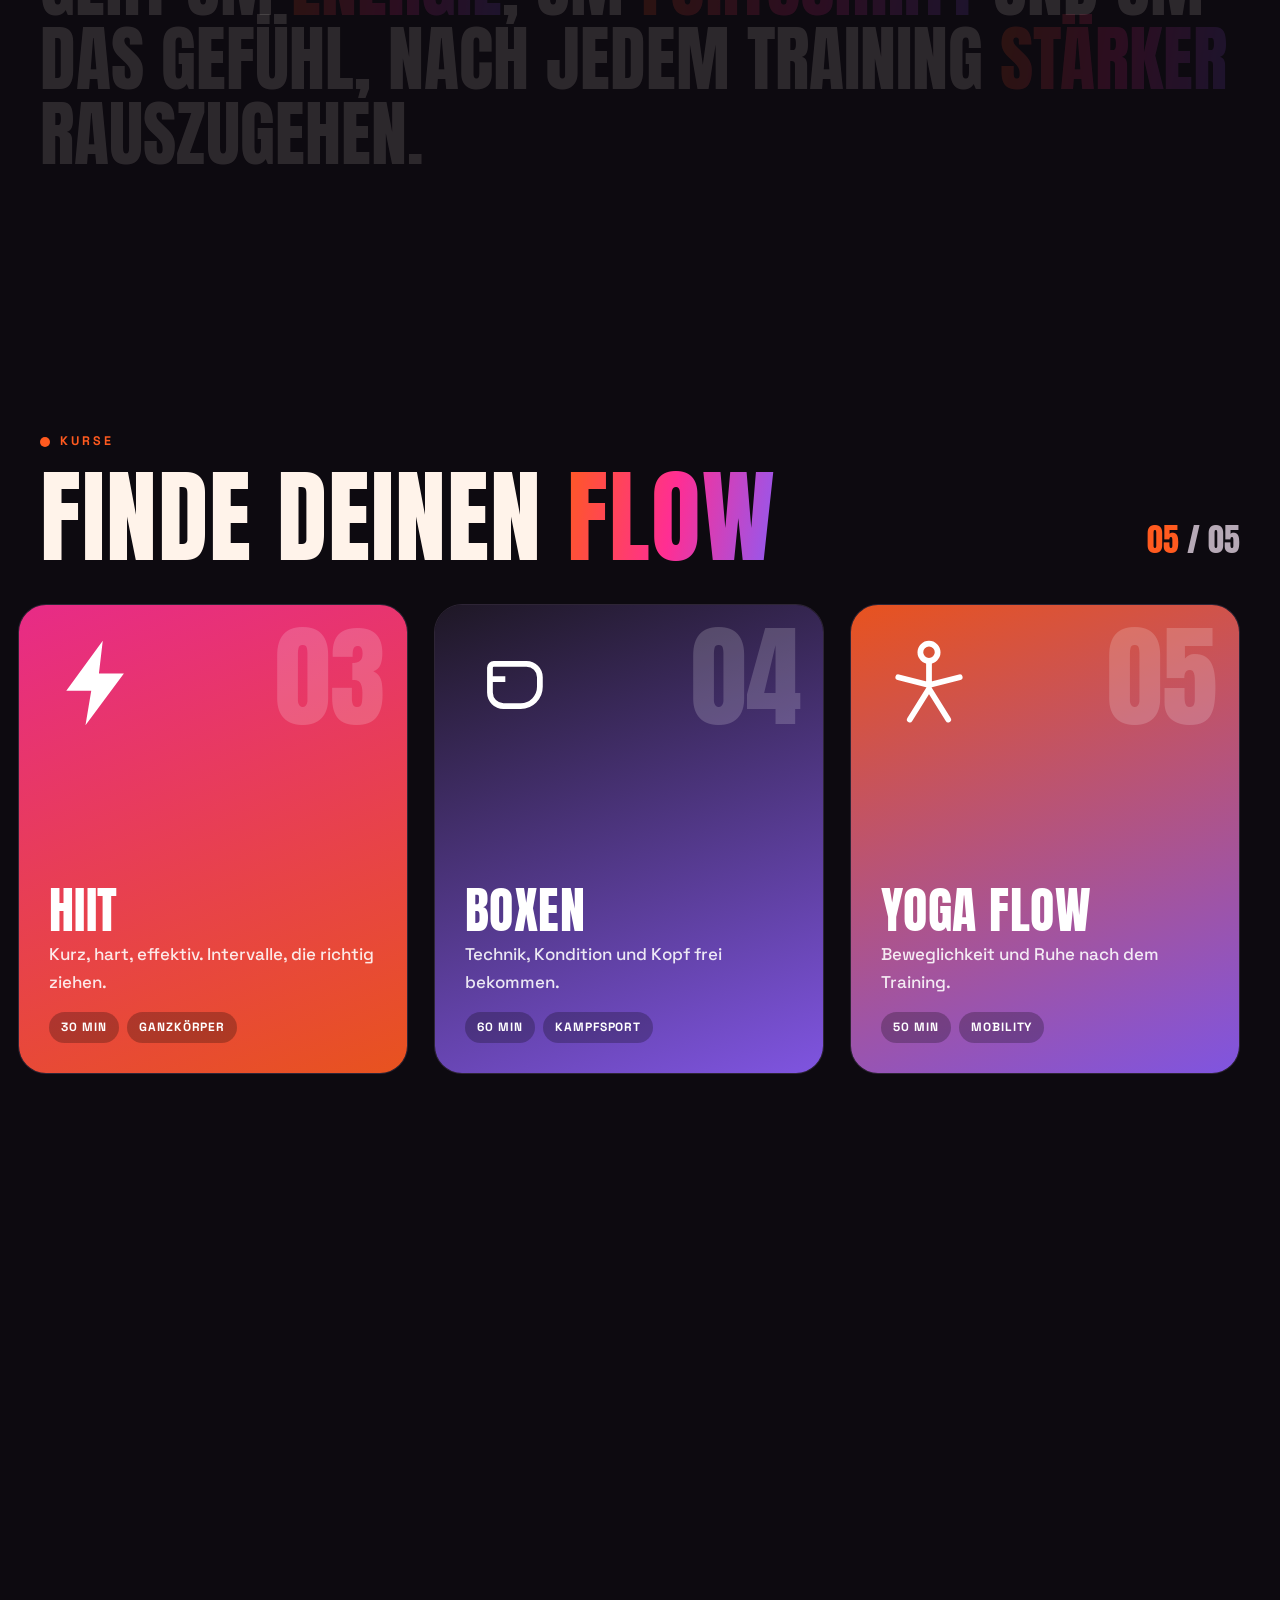
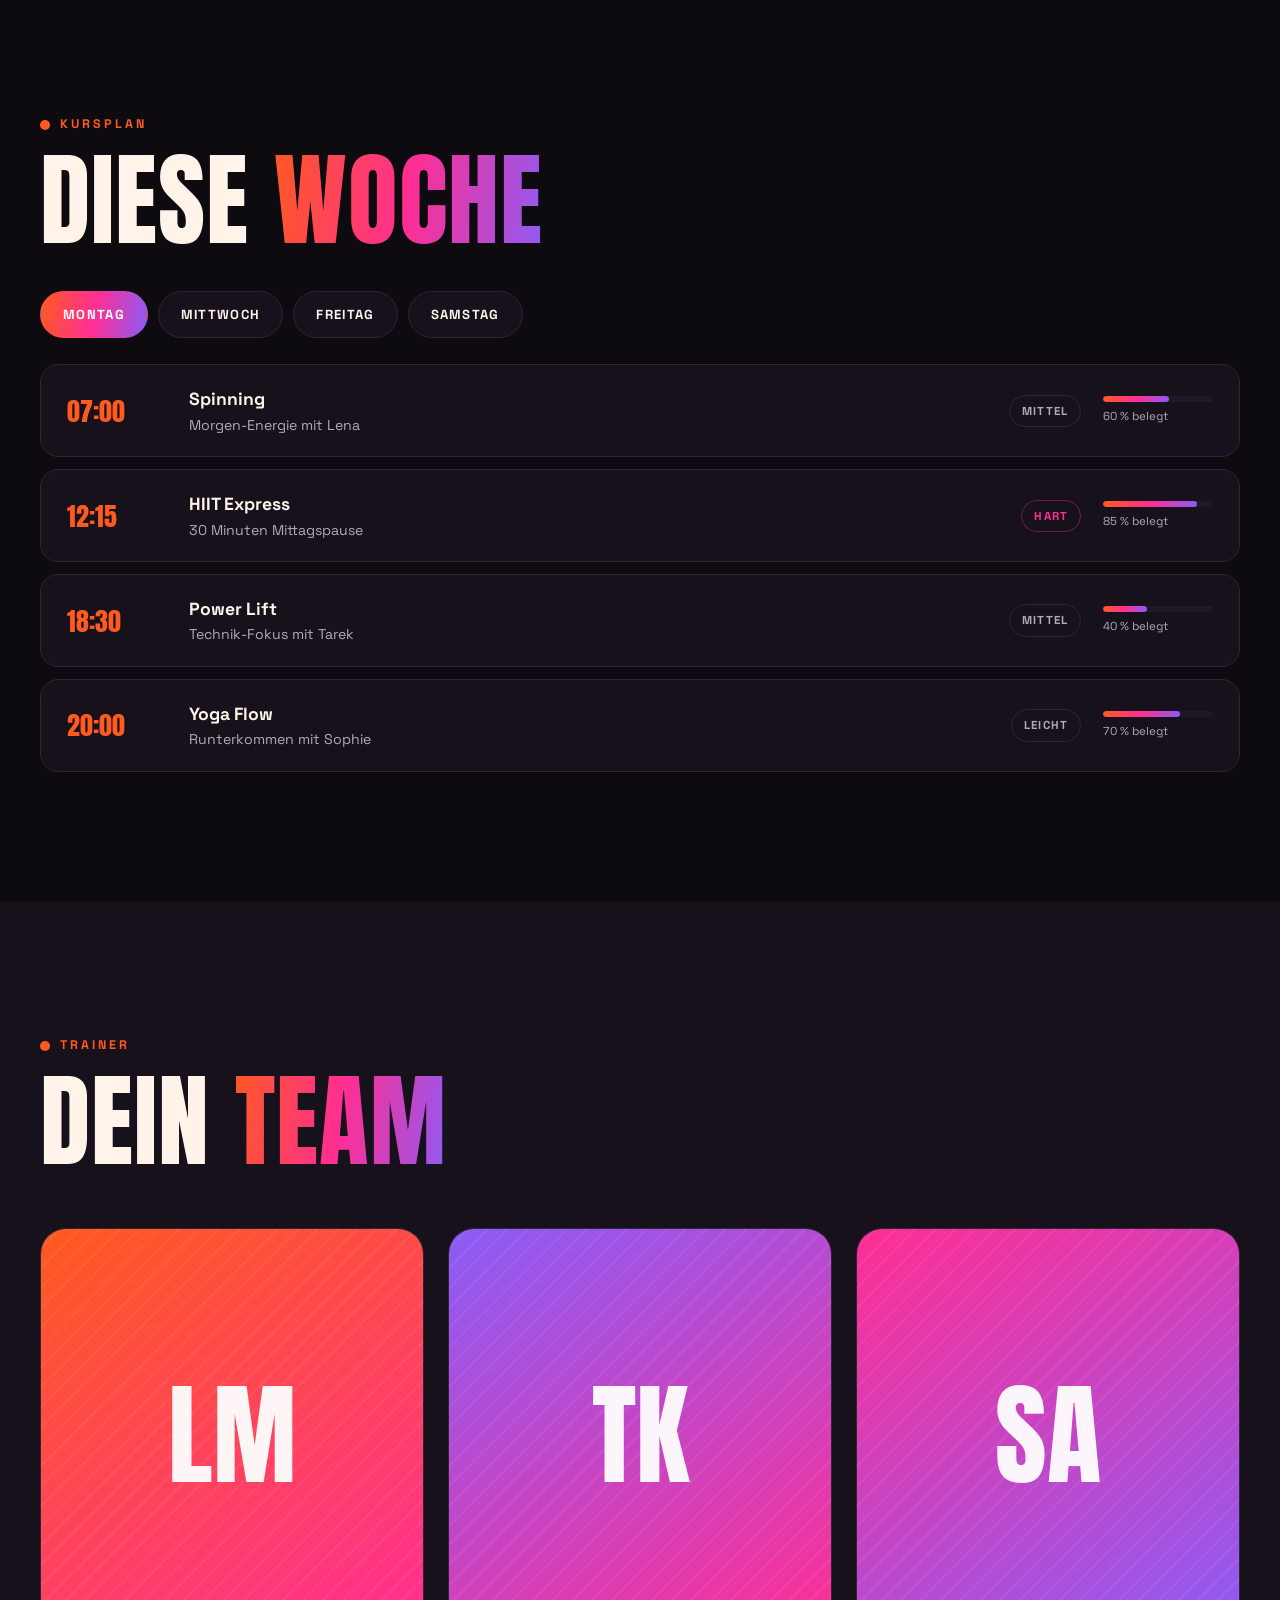
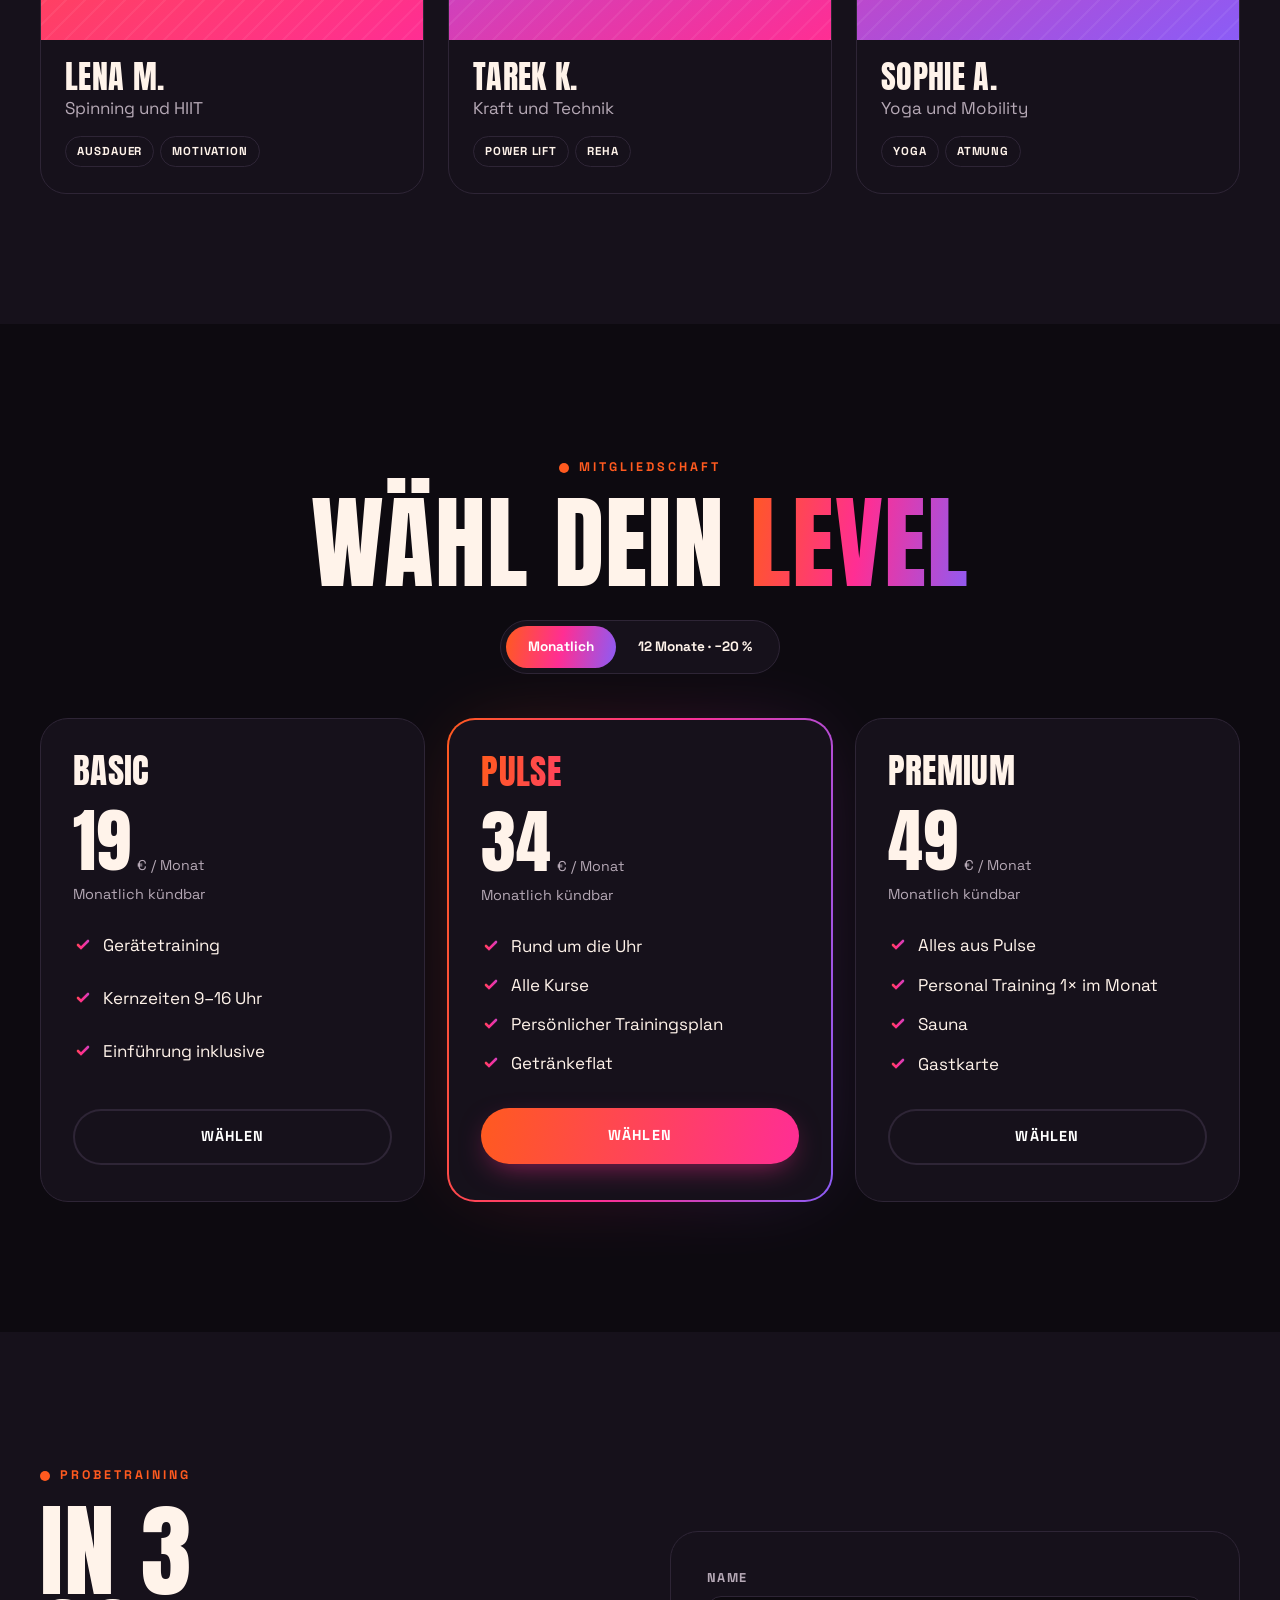
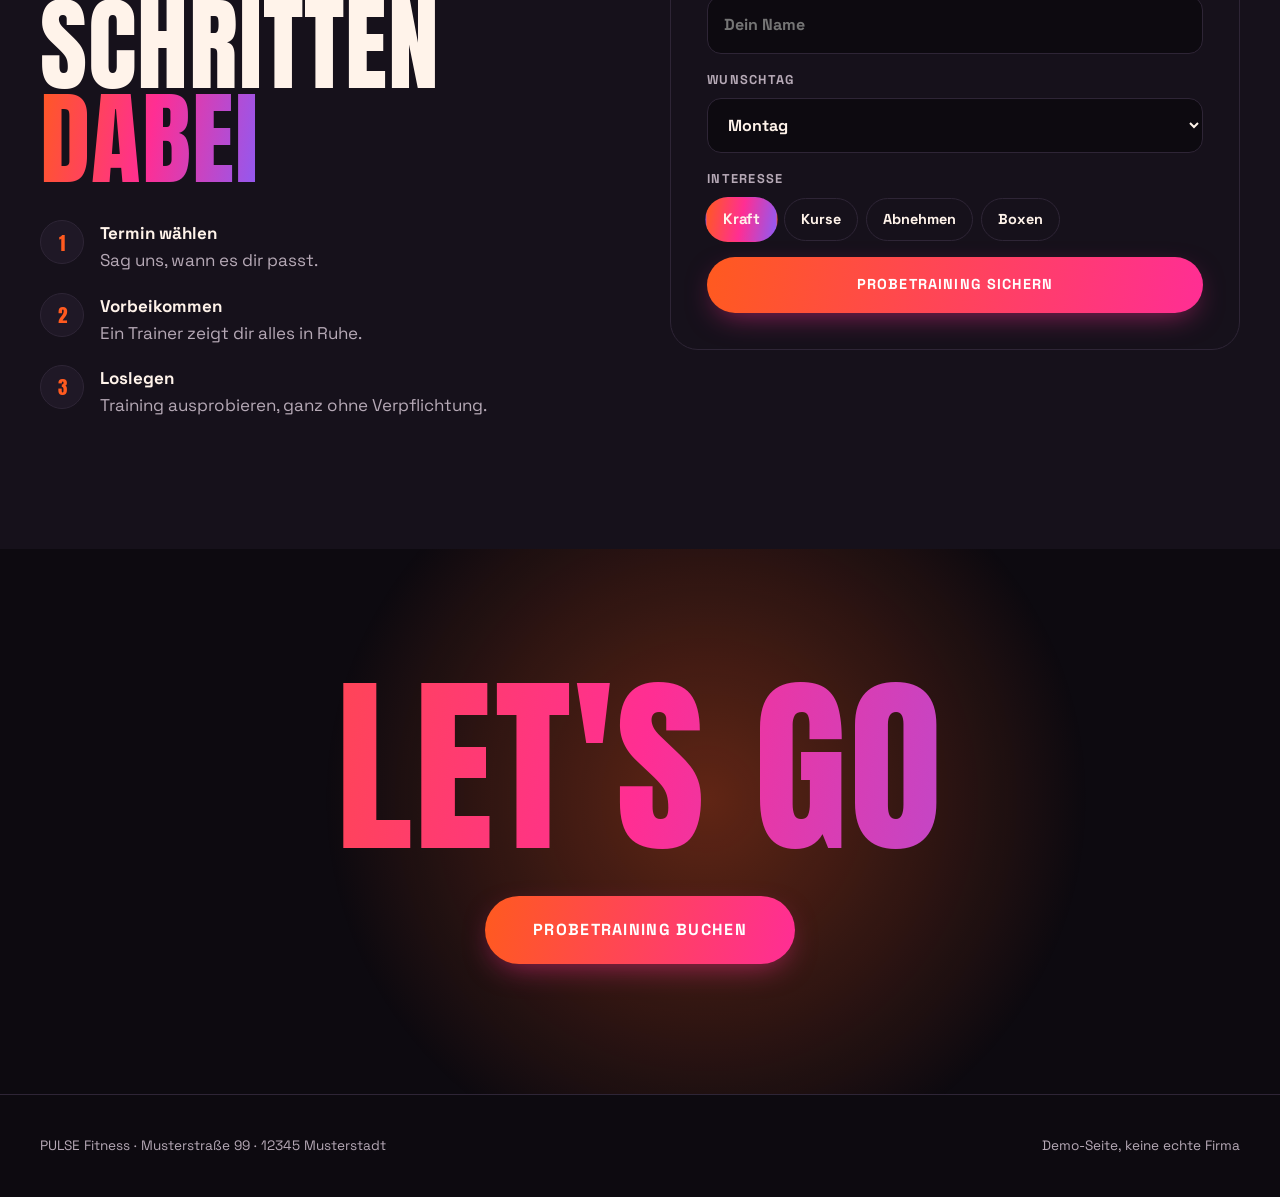
<file: webdesign/beispiele/fitness.html>
<!DOCTYPE html>
<html lang="de">
<head>
<meta charset="utf-8">
<meta name="viewport" content="width=device-width,initial-scale=1">
<title>PULSE Fitness | Demo</title>
<meta name="theme-color" content="#0d0a10">
<link href="fonts/fitness-fonts.css" rel="stylesheet">
<style>
:root{
  --bg:#0d0a10;--bg2:#16111b;--bg3:#1f1826;--line:#2e2536;
  --o:#ff5a1f;--p:#ff2e93;--v:#8b5cf6;--ink:#fff3ea;--muted:#b6a9b6;
  --grad:linear-gradient(100deg,#ff5a1f,#ff2e93 50%,#8b5cf6);
  --ease:cubic-bezier(.22,1,.36,1);--bounce:cubic-bezier(.34,1.56,.64,1)
}
*{box-sizing:border-box;margin:0;padding:0}
html{scroll-behavior:smooth;scroll-padding-top:80px}
body{background:var(--bg);color:var(--ink);font:17px/1.6 "Space Grotesk",system-ui,sans-serif;-webkit-font-smoothing:antialiased}
main{overflow-x:clip}
a{color:inherit;text-decoration:none}
button{font:inherit;color:inherit}
:focus-visible{outline:3px solid var(--o);outline-offset:3px;border-radius:6px}
::selection{background:var(--o);color:var(--bg)}
.demo{background:var(--grad);color:#fff;font-size:.8rem;font-weight:700;text-align:center;padding:7px 16px}
.demo a{text-decoration:underline}
.wrap{width:min(1200px,100% - 40px);margin-inline:auto}
h1,h2,h3{font-family:Anton,Impact,sans-serif;font-weight:400;text-transform:uppercase;line-height:.92;letter-spacing:.01em}
h2{font-size:clamp(3rem,8vw,6.6rem)}
.g{background:var(--grad);-webkit-background-clip:text;background-clip:text;color:transparent}
.kick{display:inline-flex;align-items:center;gap:10px;font-weight:700;font-size:.78rem;letter-spacing:.24em;text-transform:uppercase;color:var(--o);margin-bottom:18px}
.kick::before{content:"";width:10px;height:10px;border-radius:50%;background:var(--o);animation:beat 1.1s infinite}
section{padding:130px 0;position:relative}
.sub{color:var(--muted);font-size:1.12rem;max-width:56ch;margin-top:18px}

@keyframes beat{0%{box-shadow:0 0 0 0 rgba(255,90,31,.7)}70%{box-shadow:0 0 0 14px rgba(255,90,31,0)}100%{box-shadow:0 0 0 0 rgba(255,90,31,0)}}

/* buttons */
.btn{position:relative;display:inline-flex;align-items:center;justify-content:center;gap:10px;min-height:56px;padding:0 30px;font-weight:700;text-transform:uppercase;letter-spacing:.08em;font-size:.9rem;border-radius:999px;background:var(--grad);background-size:200% 100%;color:#fff;border:0;cursor:pointer;transition:transform .35s var(--bounce),background-position .6s var(--ease),box-shadow .35s;box-shadow:0 10px 30px -10px rgba(255,46,147,.6)}
.btn:hover{background-position:100% 0;transform:translateY(-3px);box-shadow:0 18px 40px -12px rgba(139,92,246,.7)}
.btn svg{width:18px;height:18px;transition:transform .35s var(--bounce)}
.btn:hover svg{transform:translateX(5px)}
.btn.ghost{background:transparent;box-shadow:inset 0 0 0 2px var(--line)}
.btn.ghost:hover{box-shadow:inset 0 0 0 2px var(--o)}

/* header */
.bar{position:fixed;top:0;left:0;height:3px;width:100%;background:var(--grad);transform-origin:left;transform:scaleX(0);z-index:60}
header{position:sticky;top:0;z-index:50;background:rgba(13,10,16,.92);border-bottom:1px solid transparent;transition:border-color .3s}
header.s{border-color:var(--line)}
.nav{display:flex;justify-content:space-between;align-items:center;height:72px;gap:20px}
.logo{font-family:Anton,sans-serif;font-size:1.8rem;letter-spacing:.04em;display:flex;align-items:center;gap:8px}
.logo svg{width:30px;height:20px}
.logo path{stroke-dasharray:60;animation:ecg 2s linear infinite}
@keyframes ecg{from{stroke-dashoffset:120}to{stroke-dashoffset:0}}
nav ul{display:flex;gap:30px;list-style:none;font-weight:700;text-transform:uppercase;font-size:.82rem;letter-spacing:.12em}
nav a{position:relative;color:var(--muted);transition:color .2s}
nav a:hover{color:var(--ink)}
nav a::after{content:"";position:absolute;left:0;right:0;bottom:-6px;height:2px;background:var(--grad);transform:scaleX(0);transition:transform .3s var(--ease)}
nav a:hover::after{transform:scaleX(1)}
.nav .btn{min-height:44px;padding:0 22px;font-size:.78rem}
.burger{display:none;width:46px;height:46px;border-radius:12px;border:1px solid var(--line);background:none;cursor:pointer;position:relative}
.burger span{position:absolute;left:13px;right:13px;height:2px;background:var(--ink);transition:transform .3s var(--ease),opacity .2s}
.burger span:nth-child(1){top:16px}.burger span:nth-child(2){top:22px}.burger span:nth-child(3){top:28px}
.burger[aria-expanded="true"] span:nth-child(1){transform:translateY(6px) rotate(45deg)}
.burger[aria-expanded="true"] span:nth-child(2){opacity:0}
.burger[aria-expanded="true"] span:nth-child(3){transform:translateY(-6px) rotate(-45deg)}

/* hero */
.hero{padding:70px 0 90px;overflow:hidden}
.glow{position:absolute;border-radius:50%;pointer-events:none;will-change:transform}
.glow.a{width:900px;height:900px;left:-300px;top:-380px;background:radial-gradient(circle,rgba(255,90,31,.35),transparent 60%);animation:drift 16s ease-in-out infinite}
.glow.b{width:800px;height:800px;right:-300px;top:0;background:radial-gradient(circle,rgba(139,92,246,.32),transparent 60%);animation:drift 20s ease-in-out infinite reverse}
@keyframes drift{50%{transform:translate(120px,80px)}}
.hero .wrap{position:relative;z-index:2}
.hero h1{font-size:clamp(4.2rem,15.5vw,14rem)}
.hero h1 .row{display:block;overflow:hidden;padding-bottom:.04em}
.hero h1 .row>span{display:inline-block}
.ch{display:inline-block;transform:translateY(110%) rotate(10deg);animation:chin 1s var(--bounce) forwards}
@keyframes chin{to{transform:none}}
.outline{color:transparent;-webkit-text-stroke:2px var(--ink)}
.shine{background:linear-gradient(100deg,#ff5a1f,#ff2e93,#8b5cf6,#ff5a1f);background-size:300% 100%;-webkit-background-clip:text;background-clip:text;color:transparent;animation:flow 6s linear infinite}
.shine .ch{background:inherit;-webkit-background-clip:text;background-clip:text;color:transparent}
@keyframes flow{to{background-position:300% 0}}
.ecg{display:block;width:100%;height:90px;margin:20px 0 10px}
.ecg path{fill:none;stroke:url(#eg);stroke-width:3;stroke-linecap:round;stroke-linejoin:round;stroke-dasharray:1400;stroke-dashoffset:1400;animation:draw 3s .9s var(--ease) forwards,pulse 3s 4s linear infinite}
@keyframes draw{to{stroke-dashoffset:0}}
@keyframes pulse{0%{stroke-dashoffset:0}100%{stroke-dashoffset:-2800}}
.hero-row{display:grid;grid-template-columns:1.2fr 1fr;gap:40px;align-items:end}
.hero-row p{color:var(--muted);font-size:1.18rem;max-width:44ch}
.fi{opacity:0;animation:fi 1s var(--ease) forwards}
@keyframes fi{from{opacity:0;transform:translateY(30px)}to{opacity:1;transform:none}}
.cta{display:flex;gap:14px;flex-wrap:wrap;justify-content:flex-end}
.badge{position:absolute;right:3%;top:2%;width:150px;height:150px;z-index:3}
.badge svg{width:100%;height:100%;animation:spin 14s linear infinite}
.badge text{font:700 12.5px "Space Grotesk";letter-spacing:3.5px;fill:var(--ink)}
.badge b{position:absolute;inset:44px;border-radius:50%;background:var(--grad);display:grid;place-items:center;font:400 1.5rem Anton;color:#fff;animation:pop 1.1s ease-in-out infinite}
@keyframes spin{to{transform:rotate(360deg)}}
@keyframes pop{0%,100%{transform:scale(1)}12%{transform:scale(1.12)}24%{transform:scale(1)}}
.stats{display:grid;grid-template-columns:repeat(4,1fr);gap:20px;margin-top:70px;padding-top:30px;border-top:1px solid var(--line)}
.stat b{display:block;font:400 clamp(2.6rem,5vw,4rem)/1 Anton}
.stat span{color:var(--muted);text-transform:uppercase;font-size:.76rem;letter-spacing:.14em;font-weight:700}

/* marquee */
.mq{overflow:hidden;padding:24px 0;background:var(--o);transform:rotate(-2deg);margin:10px -20px}
.mq.two{background:var(--v);transform:rotate(1.5deg);margin-top:-40px}
.mq div{display:flex;width:max-content;font:400 clamp(2rem,5vw,3.4rem) Anton;text-transform:uppercase;color:var(--bg);animation:mq 22s linear infinite;will-change:transform}
.mq.two div{color:#fff;animation-direction:reverse;animation-duration:26s}
.mq span{padding-right:44px}
.mq span::after{content:"✦";padding-left:44px}
@keyframes mq{to{transform:translateX(-50%)}}

/* words */
.big{font:400 clamp(2.3rem,5.6vw,4.8rem)/1.04 Anton;text-transform:uppercase}
.big .w{opacity:.13;transition:opacity .35s}
.big .w.on{opacity:1}
.big .w.hl{background:var(--grad);-webkit-background-clip:text;background-clip:text;color:transparent}

/* horizontal */
.hz{height:320vh;padding:0}
.hz-stick{position:sticky;top:0;height:100vh;display:flex;flex-direction:column;justify-content:center;overflow:hidden}
.hz-head{display:flex;justify-content:space-between;align-items:end;gap:20px;margin-bottom:40px}
.hz-n{font:400 2rem Anton;color:var(--muted)}
.hz-n b{font-weight:400;color:var(--o)}
.track{display:flex;gap:26px;padding-left:max(20px,calc((100vw - 1200px)/2));will-change:transform}
.course{flex:none;width:min(390px,80vw);height:min(470px,58vh);border-radius:28px;position:relative;overflow:hidden;padding:30px;display:flex;flex-direction:column;justify-content:flex-end;background:var(--bg2);border:1px solid var(--line);transition:transform .5s var(--bounce),border-color .3s}
.course::before{content:"";position:absolute;inset:0;background:var(--c);opacity:.9;transition:opacity .4s}
.course:hover{transform:translateY(-10px) rotate(-1.5deg)}
.course>*{position:relative}
.course .n{position:absolute;top:16px;right:22px;font:400 7rem/1 Anton;color:rgba(255,255,255,.18)}
.course .ic{position:absolute;top:30px;left:30px;width:96px;height:96px;color:#fff}
.course h3{font-size:3.1rem;color:#fff}
.course p{color:rgba(255,255,255,.88);font-weight:500;margin-top:8px}
.course .meta{display:flex;gap:8px;margin-top:16px}
.course .meta span{font-size:.75rem;font-weight:700;letter-spacing:.08em;text-transform:uppercase;padding:6px 12px;border-radius:999px;background:rgba(0,0,0,.25);color:#fff}
.course:nth-child(1){--c:linear-gradient(160deg,#ff5a1f,#ff2e93)}
.course:nth-child(2){--c:linear-gradient(160deg,#8b5cf6,#ff2e93)}
.course:nth-child(3){--c:linear-gradient(160deg,#ff2e93,#ff5a1f)}
.course:nth-child(4){--c:linear-gradient(160deg,#1f1826,#8b5cf6)}
.course:nth-child(5){--c:linear-gradient(160deg,#ff5a1f,#8b5cf6)}
.course .ic{animation:float 3s ease-in-out infinite}
@keyframes float{50%{transform:translateY(-12px) rotate(4deg)}}

/* schedule */
.tabs{display:flex;flex-wrap:wrap;gap:10px;margin:44px 0 26px;position:relative}
.tab{background:var(--bg2);border:1px solid var(--line);font-weight:700;font-size:.82rem;text-transform:uppercase;letter-spacing:.1em;padding:12px 22px;border-radius:999px;cursor:pointer;transition:transform .3s var(--bounce),border-color .3s,background .3s}
.tab:hover{transform:translateY(-3px);border-color:var(--o)}
.tab[aria-selected="true"]{background:var(--grad);border-color:transparent;color:#fff}
.slots{display:grid;gap:12px;min-height:300px}
.slot{display:grid;grid-template-columns:100px 1fr auto auto;gap:22px;align-items:center;padding:20px 26px;border-radius:18px;background:var(--bg2);border:1px solid var(--line);transition:transform .35s var(--bounce),border-color .3s;animation:slotin .55s var(--bounce) both}
.slot:hover{transform:translateX(8px);border-color:var(--p)}
@keyframes slotin{from{opacity:0;transform:translateY(16px)}}
.slot time{font:400 1.6rem Anton;color:var(--o)}
.slot b{font-size:1.1rem}
.slot small{display:block;color:var(--muted)}
.lvl{font-size:.72rem;font-weight:700;text-transform:uppercase;letter-spacing:.1em;padding:6px 12px;border-radius:999px;border:1px solid var(--line);color:var(--muted)}
.lvl.h{color:var(--p);border-color:rgba(255,46,147,.4)}
.seats{width:110px}
.seats i{display:block;height:6px;border-radius:6px;background:var(--bg3);overflow:hidden}
.seats i::after{content:"";display:block;height:100%;width:var(--f);background:var(--grad);border-radius:6px;animation:fill 1s .2s var(--ease) both}
@keyframes fill{from{width:0}}
.seats small{font-size:.72rem;margin-top:5px}

/* trainers */
.team{display:grid;grid-template-columns:repeat(3,1fr);gap:24px;margin-top:60px}
.tr{position:relative;border-radius:26px;overflow:hidden;background:var(--bg2);border:1px solid var(--line);transition:transform .5s var(--bounce)}
.tr:hover{transform:translateY(-8px)}
.tr .pic{aspect-ratio:4/4.3;display:grid;place-items:center;position:relative;overflow:hidden;background:var(--c)}
.tr .pic span{font:400 7rem Anton;color:rgba(255,255,255,.95);transition:transform .6s var(--bounce)}
.tr:hover .pic span{transform:scale(1.15) rotate(-6deg)}
.tr .pic::after{content:"";position:absolute;inset:0;background:repeating-linear-gradient(-45deg,rgba(255,255,255,.06) 0 2px,transparent 2px 14px)}
.tr .info{padding:22px 24px 26px}
.tr h3{font-size:2rem}
.tr p{color:var(--muted);margin-top:4px}
.tags{display:flex;flex-wrap:wrap;gap:6px;margin-top:14px}
.tags span{font-size:.72rem;font-weight:700;text-transform:uppercase;letter-spacing:.08em;padding:5px 11px;border-radius:999px;border:1px solid var(--line)}
.tr:nth-child(1){--c:linear-gradient(150deg,#ff5a1f,#ff2e93)}
.tr:nth-child(2){--c:linear-gradient(150deg,#8b5cf6,#ff2e93)}
.tr:nth-child(3){--c:linear-gradient(150deg,#ff2e93,#8b5cf6)}

/* pricing */
.toggle{display:inline-flex;margin-top:30px;padding:5px;border-radius:999px;background:var(--bg2);border:1px solid var(--line);position:relative}
.toggle button{position:relative;z-index:1;background:none;border:0;padding:10px 22px;font-weight:700;font-size:.85rem;cursor:pointer;border-radius:999px;transition:color .3s}
.toggle .pill{position:absolute;top:5px;bottom:5px;left:5px;border-radius:999px;background:var(--grad);transition:transform .45s var(--bounce),width .45s var(--bounce)}
.toggle button[aria-pressed="true"]{color:#fff}
.plans{display:grid;grid-template-columns:repeat(3,1fr);gap:22px;margin-top:44px;align-items:stretch}
.plan{position:relative;border-radius:28px;padding:36px 32px;background:var(--bg2);border:1px solid var(--line);display:flex;flex-direction:column;transition:transform .45s var(--bounce),border-color .3s}
.plan:hover{transform:translateY(-8px);border-color:var(--o)}
.plan.hot{background:linear-gradient(var(--bg2),var(--bg2)) padding-box,var(--grad) border-box;border:2px solid transparent}
.plan.hot::before{content:"";position:absolute;inset:20px;border-radius:28px;background:var(--grad);filter:blur(40px);opacity:.25;z-index:-1}
.plan h3{font-size:2.2rem}
.plan .pr{display:flex;align-items:baseline;gap:6px;margin:18px 0 6px}
.plan .pr b{font:400 4.4rem/1 Anton}
.plan .pr small{color:var(--muted)}
.plan .note{color:var(--muted);font-size:.9rem;min-height:1.5em}
.plan ul{list-style:none;display:grid;gap:12px;margin:26px 0 30px;flex:1}
.plan li{display:flex;gap:10px}
.plan li::before{content:"";flex:none;width:20px;height:20px;margin-top:3px;border-radius:50%;background:var(--grad) center/100%;-webkit-mask:url("data:image/svg+xml,%3Csvg xmlns='http://www.w3.org/2000/svg' viewBox='0 0 20 20'%3E%3Cpath d='M5 10l3 3 7-7' stroke='black' stroke-width='2.6' fill='none' stroke-linecap='round'/%3E%3C/svg%3E") center/contain no-repeat;mask:url("data:image/svg+xml,%3Csvg xmlns='http://www.w3.org/2000/svg' viewBox='0 0 20 20'%3E%3Cpath d='M5 10l3 3 7-7' stroke='black' stroke-width='2.6' fill='none' stroke-linecap='round'/%3E%3C/svg%3E") center/contain no-repeat}
.plan .btn{width:100%}
.flipnum{display:inline-block;transition:transform .4s var(--bounce),opacity .3s}
.flipnum.out{transform:translateY(-40%);opacity:0}

/* trial form */
.trial{display:grid;grid-template-columns:1fr 1fr;gap:60px;align-items:center}
.steps{list-style:none;display:grid;gap:18px;margin-top:34px;counter-reset:s}
.steps li{display:flex;gap:16px;align-items:flex-start;counter-increment:s}
.steps li::before{content:counter(s);flex:none;display:grid;place-items:center;width:42px;height:42px;border-radius:50%;background:var(--bg3);border:1px solid var(--line);font:400 1.2rem Anton;color:var(--o)}
.steps b{display:block}
.steps span{color:var(--muted)}
form{background:var(--bg2);border:1px solid var(--line);border-radius:28px;padding:36px;display:grid;gap:16px;position:relative;overflow:hidden}
label{display:grid;gap:8px;font-weight:700;font-size:.8rem;text-transform:uppercase;letter-spacing:.1em;color:var(--muted)}
input,select{font:inherit;font-size:1rem;color:var(--ink);background:var(--bg);border:1px solid var(--line);border-radius:14px;padding:15px 16px;transition:border-color .3s,box-shadow .3s}
input:focus,select:focus{outline:none;border-color:var(--o);box-shadow:0 0 0 4px rgba(255,90,31,.18)}
.chips{display:flex;flex-wrap:wrap;gap:8px}
.chips input{position:absolute;opacity:0;pointer-events:none}
.chips label{text-transform:none;letter-spacing:0;font-size:.9rem;color:var(--ink);padding:9px 16px;border-radius:999px;border:1px solid var(--line);cursor:pointer;transition:all .25s var(--bounce);display:inline-block}
.chips input:checked+label{background:var(--grad);border-color:transparent;transform:scale(1.05)}
.chips input:focus-visible+label{outline:3px solid var(--o);outline-offset:2px}
.done{position:absolute;inset:0;background:var(--bg2);display:grid;place-items:center;text-align:center;padding:30px;opacity:0;visibility:hidden;transition:opacity .4s}
.done.on{opacity:1;visibility:visible}
.done h3{font-size:3rem}
.done p{color:var(--muted);margin-top:10px}

/* final */
.final{text-align:center;overflow:hidden}
.final h2{font-size:clamp(4.2rem,15vw,13rem)}
.final h2 span{display:inline-block;animation:wave 2.2s ease-in-out infinite}
@keyframes wave{0%,100%{transform:none}50%{transform:translateY(-22px)}}
.final .btn{margin-top:40px;min-height:68px;padding:0 48px;font-size:1rem}
footer{padding:40px 0;color:var(--muted);font-size:.85rem;border-top:1px solid var(--line)}
footer .wrap{display:flex;justify-content:space-between;gap:16px;flex-wrap:wrap}

/* reveal */
.js .rv{opacity:0;transform:translateY(50px);transition:opacity .9s var(--ease),transform .9s var(--bounce);transition-delay:var(--d,0s)}
.js .rv.in{opacity:1;transform:none}
.paused,.paused *{animation-play-state:paused!important}
.confetti{position:fixed;top:0;left:0;width:9px;height:13px;pointer-events:none;z-index:70;border-radius:2px}

@media (max-width:960px){
  .hero-row,.trial{grid-template-columns:1fr}
  .cta{justify-content:flex-start}
  .team,.plans{grid-template-columns:1fr;max-width:480px}
  .stats{grid-template-columns:1fr 1fr;row-gap:30px}
  .badge{width:110px;height:110px;top:auto;bottom:-10px}.badge b{inset:32px;font-size:1.1rem}
}
@media (max-width:820px){
  .burger{display:block}
  .nav .btn{display:none}
  nav ul{position:fixed;inset:72px 0 auto 0;flex-direction:column;gap:0;padding:10px 20px 24px;background:var(--bg);border-bottom:1px solid var(--line);transform:translateY(-10px);opacity:0;visibility:hidden;transition:.3s var(--ease)}
  nav ul.open{transform:none;opacity:1;visibility:visible}
  nav ul a{display:block;padding:16px 0;border-bottom:1px solid var(--line);font-size:1rem}
  section{padding:90px 0}
  .slot{grid-template-columns:76px 1fr;row-gap:10px}
  .slot .lvl{grid-column:2;justify-self:start}.slot .seats{grid-column:2}
}
@media (prefers-reduced-motion:reduce){
  *,*::before,*::after{animation:none!important;transition:none!important}
  .ch,.fi,.js .rv{opacity:1;transform:none}.ecg path{stroke-dashoffset:0}
  .big .w{opacity:1}.hz{height:auto}.hz-stick{position:static;height:auto;padding:90px 0}.track{overflow-x:auto;padding-bottom:20px}
}
</style>
</head>
<body>
<div class="demo">Demo-Seite von <a href="../index.html#beispiele">EB Werbetechnik</a> · fiktives Fitnessstudio</div>
<div class="bar" aria-hidden="true"></div>

<header>
  <div class="wrap nav">
    <a class="logo" href="#top" aria-label="PULSE, nach oben"><svg viewBox="0 0 30 20" fill="none" stroke="url(#lg)" stroke-width="2.5" stroke-linecap="round" stroke-linejoin="round" aria-hidden="true"><defs><linearGradient id="lg"><stop offset="0" stop-color="#ff5a1f"/><stop offset="1" stop-color="#8b5cf6"/></linearGradient></defs><path d="M1 10h7l3-7 5 14 3-7h10"/></svg>PULSE</a>
    <button class="burger" aria-label="Menü öffnen" aria-expanded="false" aria-controls="menu"><span></span><span></span><span></span></button>
    <nav aria-label="Hauptmenü"><ul id="menu"><li><a href="#kurse">Kurse</a></li><li><a href="#plan">Kursplan</a></li><li><a href="#team">Trainer</a></li><li><a href="#preise">Preise</a></li></ul></nav>
    <a class="btn" href="#probe">Probetraining</a>
  </div>
</header>

<main id="top">
<section class="hero" id="hero">
  <div class="glow a"></div><div class="glow b"></div>
  <div class="badge" aria-hidden="true"><svg viewBox="0 0 200 200"><defs><path id="c" d="M100 100m-78 0a78 78 0 1 1 156 0a78 78 0 1 1-156 0"/></defs><text><textPath href="#c">KOSTENLOS TESTEN ✦ PROBETRAINING ✦ </textPath></text></svg><b>GO</b></div>
  <div class="wrap">
    <p class="kick fi" style="animation-delay:.1s">Jetzt geöffnet · 24/7</p>
    <h1 aria-label="Feel the Pulse">
      <span class="row"><span data-split>FEEL THE</span></span>
      <span class="row"><span class="shine" data-split>PULSE</span></span>
    </h1>
    <svg class="ecg" viewBox="0 0 1200 90" preserveAspectRatio="none" aria-hidden="true"><defs><linearGradient id="eg"><stop offset="0" stop-color="#ff5a1f"/><stop offset=".5" stop-color="#ff2e93"/><stop offset="1" stop-color="#8b5cf6"/></linearGradient></defs><path d="M0 45h260l20-30 25 70 25-80 20 40h220l15-20 20 45 20-60 15 35h240l20-30 25 70 25-80 20 40h230"/></svg>
    <div class="hero-row">
      <p class="fi" style="animation-delay:1.2s">Training mit Energie: moderne Geräte, mitreißende Kurse und Trainer, die dich wirklich weiterbringen. Ohne Ausreden, mit jeder Menge Spaß.</p>
      <div class="cta fi" style="animation-delay:1.35s"><a class="btn" href="#probe">Jetzt starten <svg viewBox="0 0 24 24" fill="none" stroke="currentColor" stroke-width="2.5" aria-hidden="true"><path d="M5 12h14M13 6l6 6-6 6"/></svg></a><a class="btn ghost" href="#kurse">Kurse ansehen</a></div>
    </div>
    <div class="stats">
      <div class="stat rv"><b class="g" data-count="24">0</b><span>Stunden geöffnet</span></div>
      <div class="stat rv" style="--d:.08s"><b class="g" data-count="40">0</b><span>Kurse pro Woche</span></div>
      <div class="stat rv" style="--d:.16s"><b class="g" data-count="12">0</b><span>Trainer im Team</span></div>
      <div class="stat rv" style="--d:.24s"><b class="g" data-count="1500" data-suffix=" m²">0</b><span>Trainingsfläche</span></div>
    </div>
  </div>
</section>

<div class="mq" aria-hidden="true"><div><span>Kraft</span><span>Ausdauer</span><span>Spinning</span><span>Boxen</span><span>Yoga</span><span>HIIT</span><span>Kraft</span><span>Ausdauer</span><span>Spinning</span><span>Boxen</span><span>Yoga</span><span>HIIT</span></div></div>
<div class="mq two" aria-hidden="true"><div><span>No excuses</span><span>Just train</span><span>Feel it</span><span>Be strong</span><span>No excuses</span><span>Just train</span><span>Feel it</span><span>Be strong</span></div></div>

<section>
  <div class="wrap">
    <p class="big" id="words">Hier geht es nicht um perfekte Körper. Es geht um <span>Energie</span>, um <span>Fortschritt</span> und um das Gefühl, nach jedem Training <span>stärker</span> rauszugehen.</p>
  </div>
</section>

<section class="hz" id="kurse">
  <div class="hz-stick">
    <div class="wrap hz-head"><div><p class="kick">Kurse</p><h2>Finde deinen <span class="g">Flow</span></h2></div><span class="hz-n" aria-hidden="true"><b id="hzn">01</b> / 05</span></div>
    <div class="track">
      <article class="course"><span class="n">01</span><svg class="ic" viewBox="0 0 100 100" fill="none" stroke="currentColor" stroke-width="6" aria-hidden="true"><circle cx="26" cy="70" r="18"/><circle cx="76" cy="70" r="18"/><path d="M26 70l20-34h22l8 34M46 36l12 34"/></svg><h3>Spinning</h3><p>45 Minuten Vollgas zu lauter Musik.</p><div class="meta"><span>45 Min</span><span>Ausdauer</span></div></article>
      <article class="course"><span class="n">02</span><svg class="ic" viewBox="0 0 100 100" fill="currentColor" aria-hidden="true"><rect x="8" y="38" width="12" height="24" rx="3"/><rect x="80" y="38" width="12" height="24" rx="3"/><rect x="20" y="28" width="10" height="44" rx="3"/><rect x="70" y="28" width="10" height="44" rx="3"/><rect x="30" y="46" width="40" height="8"/></svg><h3>Power Lift</h3><p>Kraft aufbauen mit Langhantel und Technik-Coaching.</p><div class="meta"><span>60 Min</span><span>Kraft</span></div></article>
      <article class="course"><span class="n">03</span><svg class="ic" viewBox="0 0 100 100" fill="currentColor" aria-hidden="true"><path d="M56 6L18 58h26l-6 36 40-54H52z"/></svg><h3>HIIT</h3><p>Kurz, hart, effektiv. Intervalle, die richtig ziehen.</p><div class="meta"><span>30 Min</span><span>Ganzkörper</span></div></article>
      <article class="course"><span class="n">04</span><svg class="ic" viewBox="0 0 100 100" fill="none" stroke="currentColor" stroke-width="6" aria-hidden="true"><path d="M30 30h34a14 14 0 0114 14v10a20 20 0 01-20 20H40A14 14 0 0126 60V34a4 4 0 014-4zM26 46h16"/></svg><h3>Boxen</h3><p>Technik, Kondition und Kopf frei bekommen.</p><div class="meta"><span>60 Min</span><span>Kampfsport</span></div></article>
      <article class="course"><span class="n">05</span><svg class="ic" viewBox="0 0 100 100" fill="none" stroke="currentColor" stroke-width="6" stroke-linecap="round" aria-hidden="true"><circle cx="50" cy="18" r="9"/><path d="M50 28v28M18 44l32 8 32-8M50 56L30 88M50 56l20 32"/></svg><h3>Yoga Flow</h3><p>Beweglichkeit und Ruhe nach dem Training.</p><div class="meta"><span>50 Min</span><span>Mobility</span></div></article>
    </div>
  </div>
</section>

<section id="plan">
  <div class="wrap">
    <p class="kick rv">Kursplan</p>
    <h2 class="rv">Diese <span class="g">Woche</span></h2>
    <div class="tabs" role="tablist" aria-label="Wochentag">
      <button class="tab" role="tab" aria-selected="true" data-day="mo">Montag</button>
      <button class="tab" role="tab" aria-selected="false" data-day="mi">Mittwoch</button>
      <button class="tab" role="tab" aria-selected="false" data-day="fr">Freitag</button>
      <button class="tab" role="tab" aria-selected="false" data-day="sa">Samstag</button>
    </div>
    <div class="slots" id="slots" role="tabpanel" aria-live="polite"></div>
  </div>
</section>

<section id="team" style="background:var(--bg2)">
  <div class="wrap">
    <p class="kick rv">Trainer</p>
    <h2 class="rv">Dein <span class="g">Team</span></h2>
    <div class="team">
      <article class="tr rv"><div class="pic"><span>LM</span></div><div class="info"><h3>Lena M.</h3><p>Spinning und HIIT</p><div class="tags"><span>Ausdauer</span><span>Motivation</span></div></div></article>
      <article class="tr rv" style="--d:.1s"><div class="pic"><span>TK</span></div><div class="info"><h3>Tarek K.</h3><p>Kraft und Technik</p><div class="tags"><span>Power Lift</span><span>Reha</span></div></div></article>
      <article class="tr rv" style="--d:.2s"><div class="pic"><span>SA</span></div><div class="info"><h3>Sophie A.</h3><p>Yoga und Mobility</p><div class="tags"><span>Yoga</span><span>Atmung</span></div></div></article>
    </div>
  </div>
</section>

<section id="preise">
  <div class="wrap" style="text-align:center">
    <p class="kick rv">Mitgliedschaft</p>
    <h2 class="rv">Wähl dein <span class="g">Level</span></h2>
    <div class="toggle rv" role="group" aria-label="Laufzeit"><span class="pill" aria-hidden="true"></span><button type="button" aria-pressed="true" data-term="m">Monatlich</button><button type="button" aria-pressed="false" data-term="y">12 Monate · −20 %</button></div>
    <div class="plans" style="text-align:left">
      <article class="plan rv"><h3>Basic</h3><p class="pr"><b class="flipnum" data-m="19" data-y="15">19</b><small>€ / Monat</small></p><p class="note" data-m="Monatlich kündbar" data-y="12 Monate Laufzeit">Monatlich kündbar</p><ul><li>Gerätetraining</li><li>Kernzeiten 9–16 Uhr</li><li>Einführung inklusive</li></ul><a class="btn ghost" href="#probe">Wählen</a></article>
      <article class="plan hot rv" style="--d:.1s"><h3 class="g">Pulse</h3><p class="pr"><b class="flipnum" data-m="34" data-y="27">34</b><small>€ / Monat</small></p><p class="note" data-m="Monatlich kündbar" data-y="12 Monate Laufzeit">Monatlich kündbar</p><ul><li>Rund um die Uhr</li><li>Alle Kurse</li><li>Persönlicher Trainingsplan</li><li>Getränkeflat</li></ul><a class="btn" href="#probe">Wählen</a></article>
      <article class="plan rv" style="--d:.2s"><h3>Premium</h3><p class="pr"><b class="flipnum" data-m="49" data-y="39">49</b><small>€ / Monat</small></p><p class="note" data-m="Monatlich kündbar" data-y="12 Monate Laufzeit">Monatlich kündbar</p><ul><li>Alles aus Pulse</li><li>Personal Training 1× im Monat</li><li>Sauna</li><li>Gastkarte</li></ul><a class="btn ghost" href="#probe">Wählen</a></article>
    </div>
  </div>
</section>

<section id="probe" style="background:var(--bg2)">
  <div class="wrap trial">
    <div class="rv">
      <p class="kick">Probetraining</p>
      <h2>In 3 Schritten <span class="g">dabei</span></h2>
      <ol class="steps">
        <li><div><b>Termin wählen</b><span>Sag uns, wann es dir passt.</span></div></li>
        <li><div><b>Vorbeikommen</b><span>Ein Trainer zeigt dir alles in Ruhe.</span></div></li>
        <li><div><b>Loslegen</b><span>Training ausprobieren, ganz ohne Verpflichtung.</span></div></li>
      </ol>
    </div>
    <form class="rv" style="--d:.1s" id="form" novalidate>
      <label>Name<input name="name" autocomplete="name" placeholder="Dein Name" required></label>
      <label>Wunschtag<select name="tag"><option>Montag</option><option>Mittwoch</option><option>Freitag</option><option>Samstag</option></select></label>
      <fieldset style="border:0"><legend style="font-weight:700;font-size:.8rem;text-transform:uppercase;letter-spacing:.1em;color:var(--muted);margin-bottom:8px">Interesse</legend>
        <div class="chips"><input type="checkbox" id="i1" checked><label for="i1">Kraft</label><input type="checkbox" id="i2"><label for="i2">Kurse</label><input type="checkbox" id="i3"><label for="i3">Abnehmen</label><input type="checkbox" id="i4"><label for="i4">Boxen</label></div>
      </fieldset>
      <button class="btn" type="submit">Probetraining sichern</button>
      <div class="done" aria-live="polite"><div><h3 class="g">Stark!</h3><p>Das ist nur eine Demo, es wurde nichts gesendet.</p></div></div>
    </form>
  </div>
</section>

<section class="final">
  <div class="glow a" style="left:20%;top:-200px"></div>
  <div class="wrap" style="position:relative">
    <h2 id="wave" class="g">LET'S GO</h2>
    <a class="btn" href="#probe" id="party">Probetraining buchen</a>
  </div>
</section>
</main>
<footer><div class="wrap"><span>PULSE Fitness · Musterstraße 99 · 12345 Musterstadt</span><span>Demo-Seite, keine echte Firma</span></div></footer>

<script>
(function(){
var d=document,root=d.documentElement;root.classList.add('js');
var reduce=matchMedia('(prefers-reduced-motion: reduce)').matches;

// split letters
var k=0;d.querySelectorAll('[data-split]').forEach(function(el){var t=el.textContent;el.textContent='';t.split('').forEach(function(c){var s=d.createElement('span');s.className='ch';s.textContent=c===' '?' ':c;s.style.animationDelay=(k++*.05+.15)+'s';el.appendChild(s)})});
var wv=d.getElementById('wave');wv.innerHTML=wv.textContent.split('').map(function(c,i){return c===' '?' ':'<span style="animation-delay:'+i*.09+'s">'+c+'</span>'}).join('');

// words
var wp=d.getElementById('words'),out=[];
wp.childNodes.forEach(function(n){if(n.nodeType===3){n.textContent.split(/(\s+)/).forEach(function(w){out.push(!w||/^\s+$/.test(w)?w:'<span class="w">'+w+'</span>')})}else out.push('<span class="w hl">'+n.textContent+'</span>')});
wp.innerHTML=out.join('');var words=wp.querySelectorAll('.w');

// reveal + counters
function count(el){var to=+el.dataset.count,suf=el.dataset.suffix||'';if(reduce){el.textContent=to.toLocaleString('de-DE')+suf;return}var t0;requestAnimationFrame(function f(t){t0=t0||t;var p=Math.min(1,(t-t0)/1600),e=1-Math.pow(1-p,4);el.textContent=Math.round(to*e).toLocaleString('de-DE')+suf;if(p<1)requestAnimationFrame(f)})}
var io=new IntersectionObserver(function(es){es.forEach(function(e){if(e.isIntersecting){e.target.classList.add('in');var c=e.target.querySelector('[data-count]');if(c)count(c);io.unobserve(e.target)}})},{threshold:.15});
d.querySelectorAll('.rv').forEach(function(el){io.observe(el)});

// pause animations offscreen (performance)
var po=new IntersectionObserver(function(es){es.forEach(function(e){e.target.classList.toggle('paused',!e.isIntersecting)})});
d.querySelectorAll('.hero,.mq,.final,.hz').forEach(function(el){po.observe(el)});

// scroll (one rAF per frame)
var header=d.querySelector('header'),bar=d.querySelector('.bar'),hz=d.querySelector('.hz'),track=d.querySelector('.track'),hzn=d.getElementById('hzn'),ticking=false;
function frame(){
  ticking=false;var y=scrollY,h=root.scrollHeight-innerHeight;
  bar.style.transform='scaleX('+(h?y/h:0)+')';header.classList.toggle('s',y>10);
  var r=wp.getBoundingClientRect();if(r.top<innerHeight&&r.bottom>0){var p=(innerHeight*.85-r.top)/(r.height+innerHeight*.35),n=Math.floor(p*words.length);words.forEach(function(w,i){w.classList.toggle('on',i<n)})}
  if(!reduce){var hr=hz.getBoundingClientRect();if(hr.top<innerHeight&&hr.bottom>0){var q=Math.min(1,Math.max(0,-hr.top/(hr.height-innerHeight))),max=Math.max(0,track.scrollWidth-innerWidth+40);track.style.transform='translate3d('+(-q*max)+'px,0,0)';hzn.textContent='0'+Math.min(5,Math.floor(q*4.99)+1)}}
}
function onScroll(){if(!ticking){ticking=true;requestAnimationFrame(frame)}}
addEventListener('scroll',onScroll,{passive:true});addEventListener('resize',onScroll);frame();

// menu
var burger=d.querySelector('.burger'),menu=d.getElementById('menu');
function setMenu(o){burger.setAttribute('aria-expanded',o);burger.setAttribute('aria-label',o?'Menü schließen':'Menü öffnen');menu.classList.toggle('open',o)}
burger.addEventListener('click',function(){setMenu(burger.getAttribute('aria-expanded')!=='true')});
menu.addEventListener('click',function(e){if(e.target.closest('a'))setMenu(false)});
d.addEventListener('keydown',function(e){if(e.key==='Escape'&&menu.classList.contains('open')){setMenu(false);burger.focus()}});

// schedule
var plan={mo:[['07:00','Spinning','Morgen-Energie mit Lena','Mittel',60],['12:15','HIIT Express','30 Minuten Mittagspause','Hart',85],['18:30','Power Lift','Technik-Fokus mit Tarek','Mittel',40],['20:00','Yoga Flow','Runterkommen mit Sophie','Leicht',70]],
mi:[['06:30','Boxen','Kondition und Technik','Hart',55],['17:00','Spinning','Intervall-Ride','Mittel',90],['19:00','HIIT','Ganzkörper-Burn','Hart',75]],
fr:[['09:00','Yoga Flow','Mobility am Morgen','Leicht',30],['18:00','Power Lift','Maximalkraft','Hart',65],['19:30','Spinning Party','Mit DJ und Lichtshow','Mittel',95]],
sa:[['10:00','Boxen','Technik-Workshop','Mittel',50],['11:30','HIIT Outdoor','Bei gutem Wetter im Park','Hart',35]]};
var slots=d.getElementById('slots'),tabs=d.querySelectorAll('.tab');
function show(day){slots.innerHTML=plan[day].map(function(s,i){return '<div class="slot" style="animation-delay:'+i*.07+'s"><time>'+s[0]+'</time><div><b>'+s[1]+'</b><small>'+s[2]+'</small></div><span class="lvl'+(s[3]==='Hart'?' h':'')+'">'+s[3]+'</span><div class="seats"><i style="--f:'+s[4]+'%"></i><small>'+s[4]+' % belegt</small></div></div>'}).join('')}
tabs.forEach(function(t){t.addEventListener('click',function(){tabs.forEach(function(x){x.setAttribute('aria-selected',x===t)});show(t.dataset.day)})});show('mo');

// pricing toggle
var tg=d.querySelector('.toggle'),pill=tg.querySelector('.pill'),tbs=tg.querySelectorAll('button');
function placePill(b){pill.style.width=b.offsetWidth+'px';pill.style.transform='translateX('+(b.offsetLeft-5)+'px)'}
tbs.forEach(function(b){b.addEventListener('click',function(){tbs.forEach(function(x){x.setAttribute('aria-pressed',x===b)});placePill(b);var t=b.dataset.term;
  d.querySelectorAll('.flipnum').forEach(function(n){n.classList.add('out');setTimeout(function(){n.textContent=n.dataset[t];n.classList.remove('out')},200)});
  d.querySelectorAll('.note').forEach(function(n){n.textContent=n.dataset[t]})})});
placePill(tbs[0]);addEventListener('resize',function(){placePill(tg.querySelector('[aria-pressed="true"]'))});

// confetti
function burst(x,y){if(reduce)return;var cols=['#ff5a1f','#ff2e93','#8b5cf6','#fff3ea'];for(var i=0;i<70;i++){var c=d.createElement('div');c.className='confetti';c.style.background=cols[i%4];d.body.appendChild(c);var a=Math.random()*Math.PI*2,v=150+Math.random()*260;
  c.animate([{transform:'translate('+x+'px,'+y+'px) rotate(0)',opacity:1},{transform:'translate('+(x+Math.cos(a)*v)+'px,'+(y+Math.sin(a)*v-120)+'px) rotate('+(Math.random()*540)+'deg)',opacity:1,offset:.5},{transform:'translate('+(x+Math.cos(a)*v*1.3)+'px,'+(y+Math.sin(a)*v+380)+'px) rotate('+(Math.random()*900)+'deg)',opacity:0}],{duration:1500+Math.random()*700,easing:'cubic-bezier(.2,.7,.4,1)'}).onfinish=(function(el){return function(){el.remove()}})(c)}}
d.getElementById('party').addEventListener('click',function(){var r=this.getBoundingClientRect();burst(r.left+r.width/2,r.top+r.height/2)});
d.getElementById('form').addEventListener('submit',function(e){e.preventDefault();var b=this.querySelector('button[type=submit]').getBoundingClientRect();this.querySelector('.done').classList.add('on');burst(b.left+b.width/2,b.top)});
})();
</script>
</body>
</html>
</file>
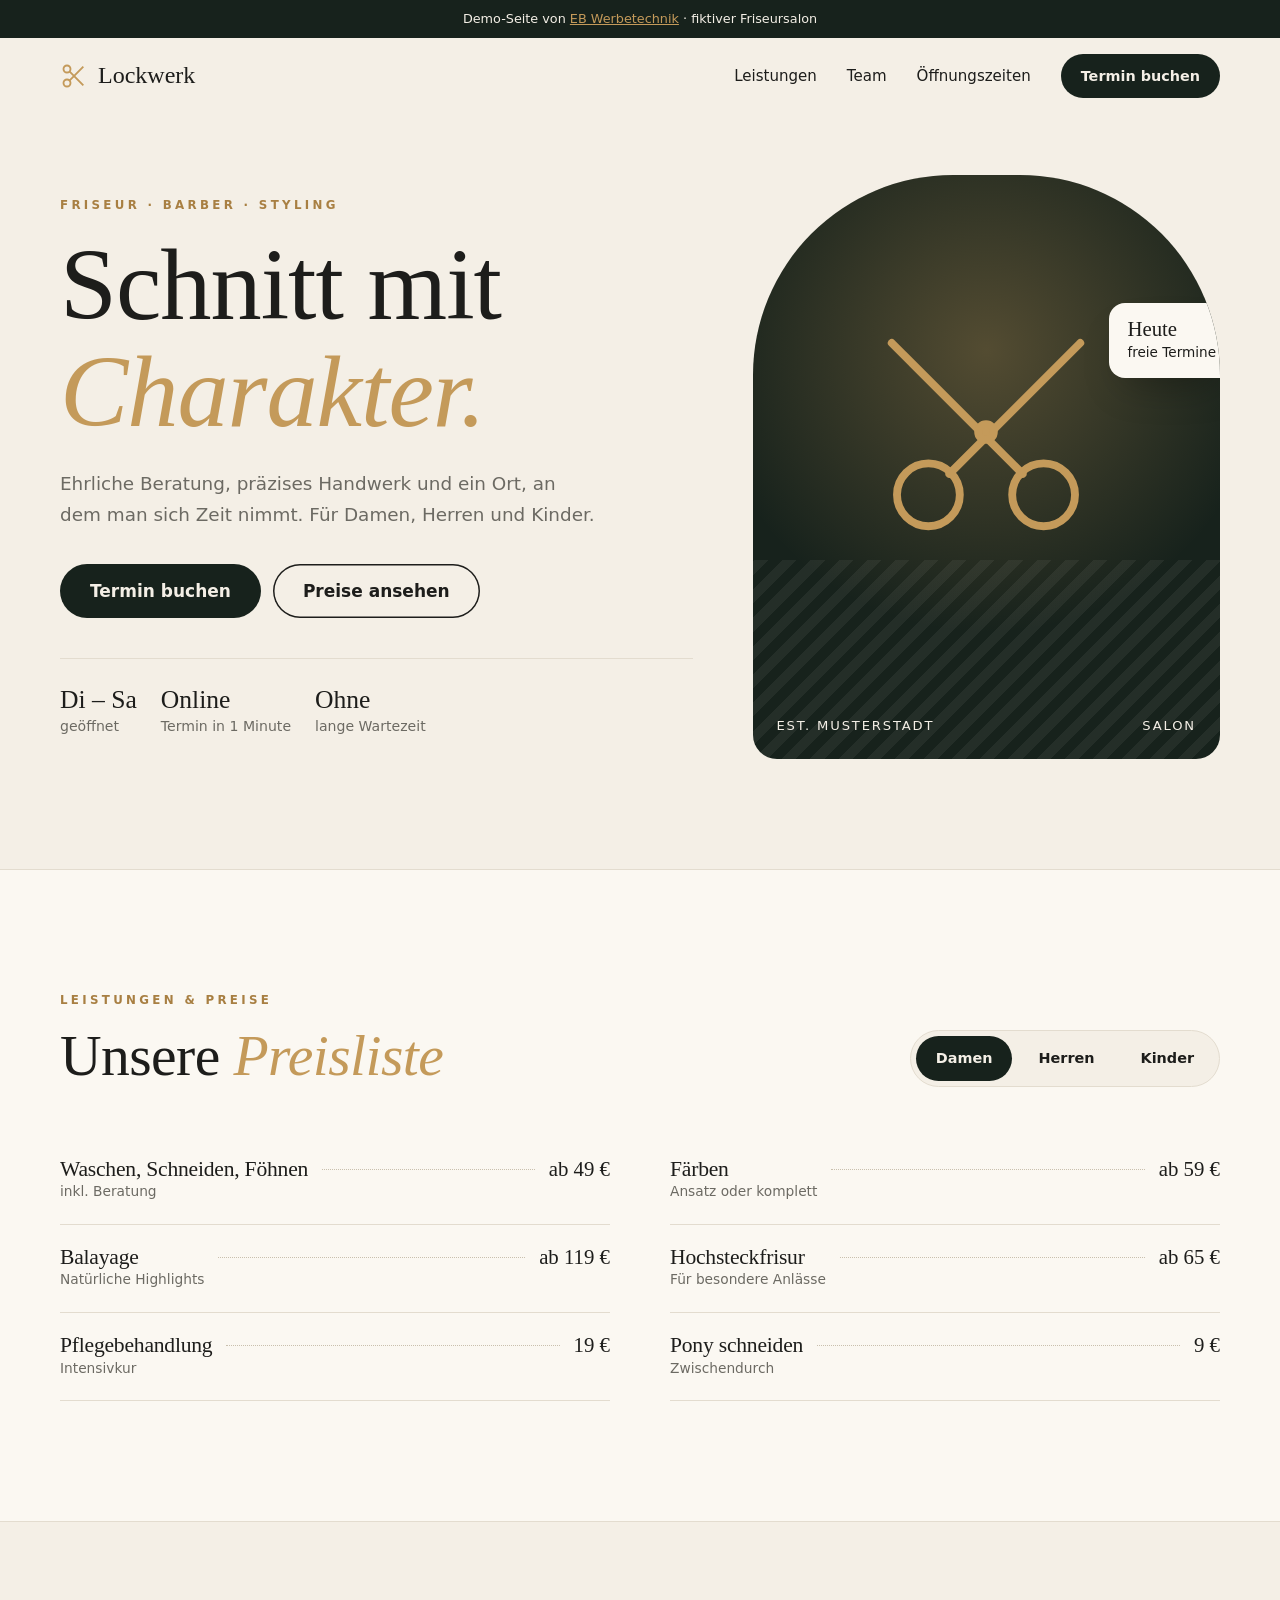
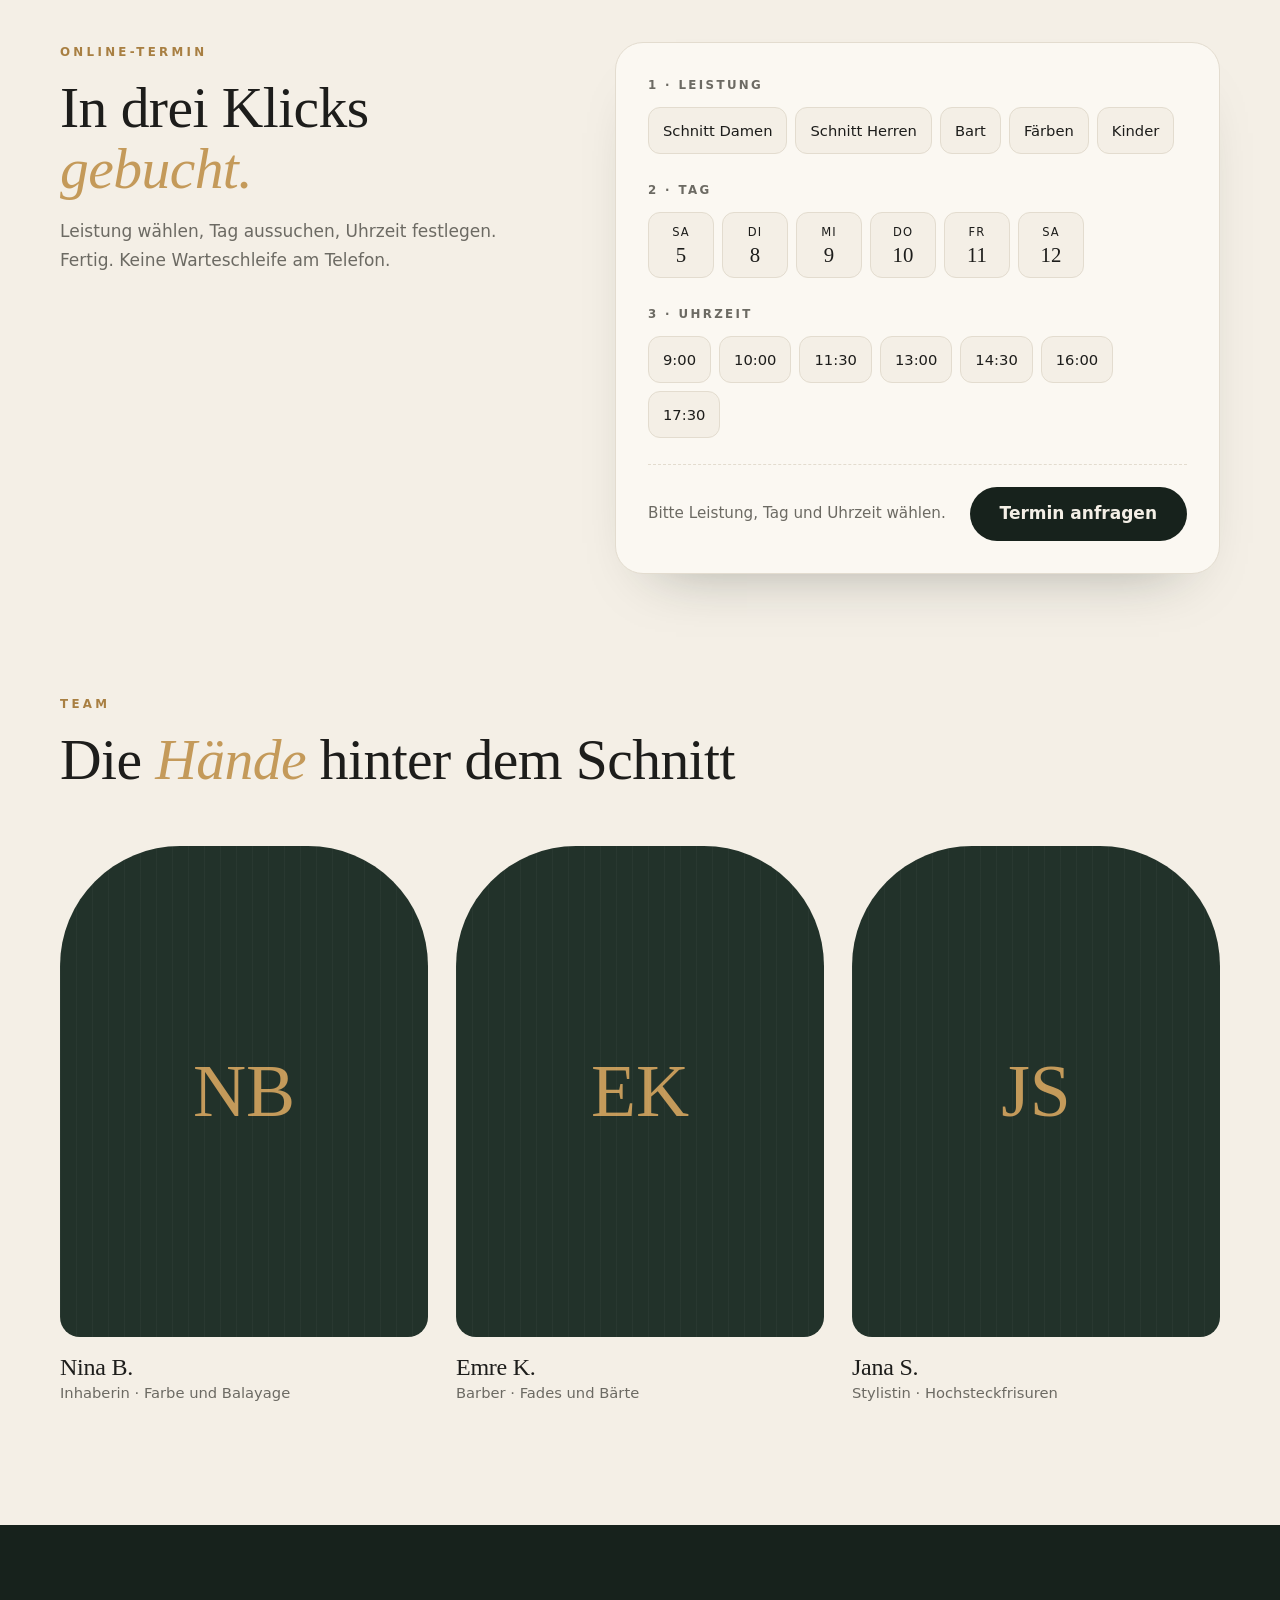
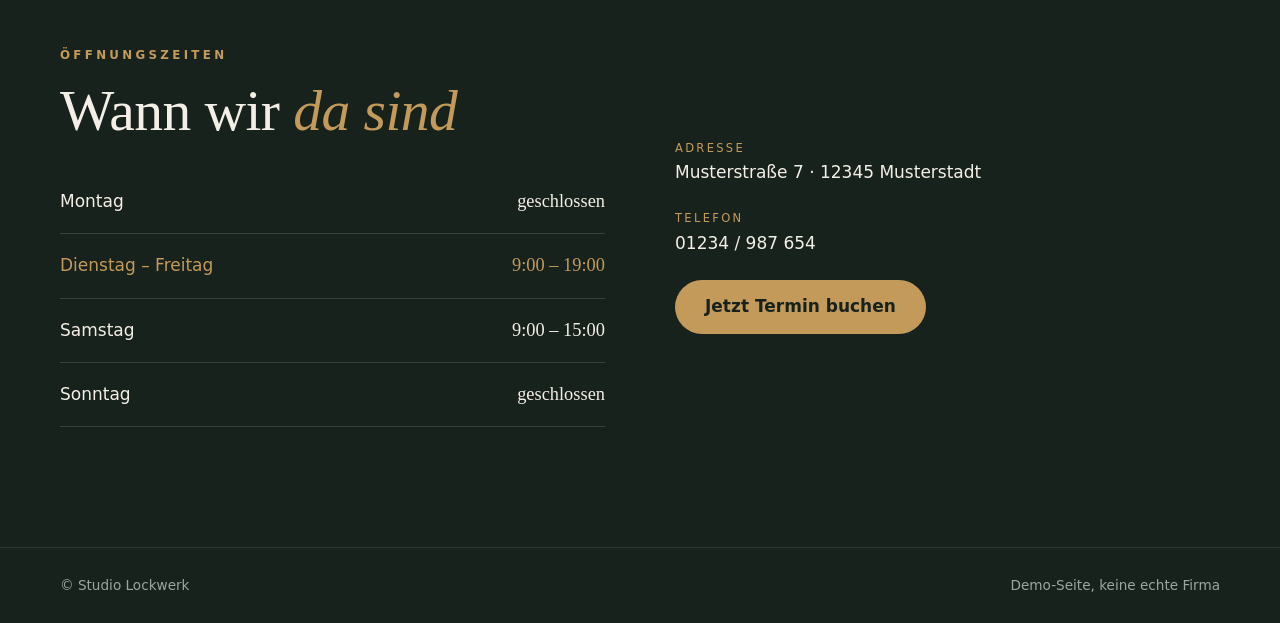
<file: webdesign/beispiele/friseur.html>
<!DOCTYPE html>
<html lang="de">
<head>
<meta charset="utf-8">
<meta name="viewport" content="width=device-width,initial-scale=1">
<title>Studio Lockwerk | Demo</title>
<meta name="theme-color" content="#17221c">
<style>
:root{--green:#17221c;--green2:#22322a;--cream:#f4efe6;--paper:#fbf8f2;--brass:#c49a5a;--brass2:#a87f42;--ink:#1d1d1b;--soft:#6c6a63;--line:#e3dccf;--ease:cubic-bezier(.22,1,.36,1)}
*{box-sizing:border-box;margin:0;padding:0}
html{scroll-behavior:smooth;scroll-padding-top:80px}
body{background:var(--cream);color:var(--ink);font:17px/1.7 system-ui,-apple-system,"Segoe UI",Roboto,Arial,sans-serif;-webkit-font-smoothing:antialiased}
main{overflow-x:clip}
a{color:inherit;text-decoration:none}
button{font:inherit;color:inherit;cursor:pointer}
:focus-visible{outline:3px solid var(--brass);outline-offset:3px;border-radius:6px}
.demo{background:var(--green);color:var(--cream);font-size:.8rem;text-align:center;padding:8px 16px}
.demo a{color:var(--brass);text-decoration:underline}
.wrap{width:min(1160px,100% - 40px);margin-inline:auto}
.serif{font-family:"Iowan Old Style","Palatino Linotype",Palatino,Georgia,serif}
h1,h2,h3{font-family:"Iowan Old Style","Palatino Linotype",Palatino,Georgia,serif;font-weight:400;line-height:1.05;letter-spacing:-.01em}
h1{font-size:clamp(3rem,8vw,6.6rem)}
h2{font-size:clamp(2.2rem,5vw,3.6rem)}
h1 i,h2 i{color:var(--brass)}
.kick{font-size:.74rem;letter-spacing:.28em;text-transform:uppercase;color:var(--brass2);font-weight:600;margin-bottom:16px;display:block}
section{padding:120px 0}
.btn{display:inline-flex;align-items:center;gap:10px;min-height:54px;padding:0 30px;border-radius:999px;background:var(--green);color:var(--cream);font-weight:600;border:0;transition:transform .3s var(--ease),background .3s}
.btn:hover{transform:translateY(-2px);background:var(--brass2)}
.btn.line{background:transparent;color:var(--ink);box-shadow:inset 0 0 0 1.5px var(--ink)}
.btn.line:hover{background:var(--ink);color:var(--cream)}

header{position:sticky;top:0;z-index:20;background:rgba(244,239,230,.95);border-bottom:1px solid transparent;transition:border-color .3s}
header.s{border-color:var(--line)}
.nav{display:flex;justify-content:space-between;align-items:center;height:76px;gap:20px}
.logo{font-family:"Iowan Old Style",Palatino,Georgia,serif;font-size:1.5rem;display:flex;align-items:center;gap:10px}
.logo svg{width:28px;height:28px;color:var(--brass)}
nav ul{display:flex;gap:30px;list-style:none;align-items:center}
nav a{font-size:.94rem;font-weight:500;position:relative}
nav a:not(.btn)::after{content:"";position:absolute;left:0;bottom:-4px;width:100%;height:1px;background:var(--brass);transform:scaleX(0);transition:transform .3s var(--ease);transform-origin:left}
nav a:not(.btn):hover::after{transform:scaleX(1)}
nav .btn{min-height:44px;padding:0 20px;font-size:.9rem}
.burger{display:none;background:none;border:1px solid var(--line);border-radius:10px;padding:10px 14px;font-size:.85rem;letter-spacing:.1em;text-transform:uppercase}

/* hero */
.hero{padding:60px 0 110px}
.hero .wrap{display:grid;grid-template-columns:1.15fr .85fr;gap:60px;align-items:center}
.ln{display:block;overflow:hidden}.ln>span{display:inline-block;transform:translateY(105%);animation:up 1.1s var(--ease) forwards}
.ln:nth-child(2)>span{animation-delay:.12s}
@keyframes up{to{transform:none}}
.fi{opacity:0;animation:fi 1s var(--ease) forwards}
@keyframes fi{from{opacity:0;transform:translateY(18px)}to{opacity:1;transform:none}}
.hero p{color:var(--soft);font-size:1.15rem;max-width:46ch;margin-top:22px}
.hero .btns{display:flex;gap:12px;flex-wrap:wrap;margin-top:34px}
.rating{display:flex;gap:24px;margin-top:40px;padding-top:26px;border-top:1px solid var(--line);flex-wrap:wrap}
.rating div{font-size:.88rem;color:var(--soft)}
.rating b{display:block;font:400 1.6rem "Iowan Old Style",Palatino,Georgia,serif;color:var(--ink)}
.portrait{position:relative;aspect-ratio:4/5;border-radius:200px 200px 24px 24px;background:var(--green);overflow:hidden;opacity:0;animation:fi 1.2s .3s var(--ease) forwards}
.portrait::before{content:"";position:absolute;inset:0;background:radial-gradient(circle at 50% 30%,rgba(196,154,90,.35),transparent 60%)}
.portrait svg.sc{position:absolute;left:50%;top:44%;width:56%;transform:translate(-50%,-50%)}
.sc .blade{transform-origin:50px 50px;animation:snip 2.4s ease-in-out infinite}
.sc .blade.b{animation-direction:reverse}
@keyframes snip{0%,60%,100%{transform:rotate(0)}70%{transform:rotate(-14deg)}80%{transform:rotate(0)}}
.sc .blade.b{animation-name:snip2}
@keyframes snip2{0%,60%,100%{transform:rotate(0)}70%{transform:rotate(14deg)}80%{transform:rotate(0)}}
.portrait .stripe{position:absolute;left:0;right:0;bottom:0;height:34%;background:repeating-linear-gradient(-45deg,rgba(244,239,230,.06) 0 10px,transparent 10px 20px)}
.portrait .cap{position:absolute;left:24px;right:24px;bottom:22px;color:var(--cream);display:flex;justify-content:space-between;font-size:.82rem;letter-spacing:.14em;text-transform:uppercase}
.tag{position:absolute;right:-14px;top:22%;background:var(--paper);border-radius:16px;padding:14px 18px;box-shadow:0 20px 40px -18px rgba(0,0,0,.35);font-size:.85rem;animation:bob 6s ease-in-out infinite}
.tag b{display:block;font:400 1.3rem "Iowan Old Style",Palatino,Georgia,serif}
@keyframes bob{50%{transform:translateY(-8px)}}

/* services */
.svc{background:var(--paper);border-block:1px solid var(--line)}
.svc-head{display:flex;justify-content:space-between;align-items:end;gap:20px;flex-wrap:wrap}
.tabs{display:flex;gap:6px;background:var(--cream);padding:5px;border-radius:999px;border:1px solid var(--line)}
.tabs button{background:none;border:0;padding:10px 20px;border-radius:999px;font-weight:600;font-size:.9rem;transition:background .3s,color .3s}
.tabs button[aria-selected="true"]{background:var(--green);color:var(--cream)}
.list{margin-top:50px;display:grid;grid-template-columns:1fr 1fr;gap:0 60px}
.row{display:flex;align-items:baseline;gap:14px;padding:20px 0;border-bottom:1px solid var(--line);animation:fi .5s var(--ease) both}
.row h3{font-size:1.35rem}
.row small{display:block;color:var(--soft);font-family:system-ui,sans-serif;font-size:.86rem}
.row .dots{flex:1;border-bottom:1px dotted #c9c0ae;transform:translateY(-6px)}
.row b{font:400 1.3rem "Iowan Old Style",Palatino,Georgia,serif;white-space:nowrap}

/* booking */
.book{display:grid;grid-template-columns:.9fr 1.1fr;gap:60px;align-items:start}
.book p.lead{color:var(--soft);margin-top:18px;max-width:42ch}
.panel{background:var(--paper);border:1px solid var(--line);border-radius:28px;padding:32px;box-shadow:0 30px 60px -40px rgba(23,34,28,.4)}
.step{margin-bottom:26px}
.step>span{display:block;font-size:.74rem;letter-spacing:.2em;text-transform:uppercase;color:var(--soft);font-weight:600;margin-bottom:12px}
.chips{display:flex;flex-wrap:wrap;gap:8px}
.chip{background:var(--cream);border:1px solid var(--line);border-radius:12px;padding:10px 14px;font-size:.92rem;transition:all .25s var(--ease)}
.chip:hover{border-color:var(--brass)}
.chip[aria-pressed="true"]{background:var(--green);color:var(--cream);border-color:var(--green)}
.chip:disabled{opacity:.35;cursor:not-allowed;text-decoration:line-through}
.days .chip{display:grid;text-align:center;min-width:66px}
.days .chip b{font:400 1.3rem "Iowan Old Style",Palatino,Georgia,serif}
.days .chip small{font-size:.72rem;letter-spacing:.1em;text-transform:uppercase}
.summary{display:flex;justify-content:space-between;align-items:center;gap:16px;flex-wrap:wrap;padding-top:22px;border-top:1px dashed var(--line)}
.summary p{color:var(--soft);font-size:.95rem}
.summary p b{color:var(--ink)}
.ok{display:none;margin-top:18px;background:var(--green);color:var(--cream);border-radius:16px;padding:16px 20px}
.ok.on{display:block;animation:fi .5s var(--ease)}

/* team */
.team{display:grid;grid-template-columns:repeat(3,1fr);gap:28px;margin-top:56px}
.mem .pic{aspect-ratio:3/4;border-radius:120px 120px 20px 20px;background:var(--green2);display:grid;place-items:center;position:relative;overflow:hidden}
.mem .pic span{font:400 4.6rem "Iowan Old Style",Palatino,Georgia,serif;color:var(--brass);transition:transform .7s var(--ease)}
.mem:hover .pic span{transform:scale(1.12)}
.mem .pic::after{content:"";position:absolute;inset:0;background:repeating-linear-gradient(90deg,rgba(255,255,255,.03) 0 1px,transparent 1px 16px)}
.mem h3{font-size:1.5rem;margin-top:18px}
.mem p{color:var(--soft);font-size:.92rem}

/* hours */
.dark{background:var(--green);color:var(--cream)}
.dark .kick{color:var(--brass)}
.hours{display:grid;grid-template-columns:1fr 1fr;gap:70px;align-items:center}
.hours table{width:100%;border-collapse:collapse}
.hours td{padding:16px 0;border-bottom:1px solid rgba(244,239,230,.15)}
.hours td:last-child{text-align:right;font-family:"Iowan Old Style",Palatino,Georgia,serif;font-size:1.15rem}
.hours tr.today td{color:var(--brass)}
.contact{display:grid;gap:22px}
.contact small{display:block;font-size:.72rem;letter-spacing:.2em;text-transform:uppercase;color:var(--brass)}
.contact .btn{background:var(--brass);color:var(--green);justify-self:start}
.contact .btn:hover{background:var(--cream)}
footer{background:var(--green);color:#9aa79f;font-size:.85rem;padding:26px 0;border-top:1px solid rgba(244,239,230,.1)}
footer .wrap{display:flex;justify-content:space-between;gap:16px;flex-wrap:wrap}

.js .rv{opacity:0;transform:translateY(30px);transition:opacity 1s var(--ease),transform 1s var(--ease);transition-delay:var(--d,0s)}
.js .rv.in{opacity:1;transform:none}
@media (max-width:900px){
  .hero .wrap,.book,.hours{grid-template-columns:1fr;gap:48px}
  .portrait{max-width:380px;width:100%;justify-self:center}
  .list{grid-template-columns:1fr}
  .team{grid-template-columns:1fr;max-width:380px}
  section{padding:84px 0}
  .burger{display:block}
  nav ul{position:fixed;inset:76px 0 auto 0;flex-direction:column;align-items:stretch;gap:0;padding:10px 20px 24px;background:var(--cream);border-bottom:1px solid var(--line);transform:translateY(-10px);opacity:0;visibility:hidden;transition:.3s var(--ease)}
  nav ul.open{transform:none;opacity:1;visibility:visible}
  nav ul a:not(.btn){display:block;padding:16px 0;border-bottom:1px solid var(--line)}
  nav ul .btn{margin-top:16px;justify-content:center}
  .tag{right:0}
}
@media (prefers-reduced-motion:reduce){*,*::before,*::after{animation:none!important;transition:none!important}.ln>span,.fi,.portrait,.js .rv{opacity:1;transform:none}}
</style>
</head>
<body>
<div class="demo">Demo-Seite von <a href="../index.html#beispiele">EB Werbetechnik</a> · fiktiver Friseursalon</div>
<header>
  <div class="wrap nav">
    <a class="logo" href="#top"><svg viewBox="0 0 24 24" fill="none" stroke="currentColor" stroke-width="1.6" aria-hidden="true"><circle cx="6" cy="6" r="3"/><circle cx="6" cy="18" r="3"/><path d="M8.1 8.1L20 20M8.1 15.9L20 4"/></svg>Lockwerk</a>
    <button class="burger" aria-expanded="false" aria-controls="menu">Menü</button>
    <nav aria-label="Menü"><ul id="menu"><li><a href="#leistungen">Leistungen</a></li><li><a href="#team">Team</a></li><li><a href="#zeiten">Öffnungszeiten</a></li><li><a class="btn" href="#termin">Termin buchen</a></li></ul></nav>
  </div>
</header>

<main id="top">
<section class="hero">
  <div class="wrap">
    <div>
      <span class="kick fi">Friseur · Barber · Styling</span>
      <h1><span class="ln"><span>Schnitt mit</span></span><span class="ln"><span><i>Charakter.</i></span></span></h1>
      <p class="fi" style="animation-delay:.45s">Ehrliche Beratung, präzises Handwerk und ein Ort, an dem man sich Zeit nimmt. Für Damen, Herren und Kinder.</p>
      <div class="btns fi" style="animation-delay:.6s"><a class="btn" href="#termin">Termin buchen</a><a class="btn line" href="#leistungen">Preise ansehen</a></div>
      <div class="rating fi" style="animation-delay:.75s"><div><b>Di – Sa</b>geöffnet</div><div><b>Online</b>Termin in 1 Minute</div><div><b>Ohne</b>lange Wartezeit</div></div>
    </div>
    <div class="portrait" aria-hidden="true">
      <svg class="sc" viewBox="0 0 100 100" fill="none" stroke="#c49a5a" stroke-width="3" stroke-linecap="round">
        <g class="blade"><circle cx="28" cy="74" r="12"/><path d="M36 66L86 16"/></g>
        <g class="blade b"><circle cx="72" cy="74" r="12"/><path d="M64 66L14 16"/></g>
        <circle cx="50" cy="50" r="3" fill="#c49a5a"/>
      </svg>
      <div class="stripe"></div>
      <div class="cap"><span>Est. Musterstadt</span><span>Salon</span></div>
      <div class="tag"><b>Heute</b><span id="slotsToday">freie Termine</span></div>
    </div>
  </div>
</section>

<section class="svc" id="leistungen">
  <div class="wrap">
    <div class="svc-head">
      <div class="rv"><span class="kick">Leistungen &amp; Preise</span><h2>Unsere <i>Preisliste</i></h2></div>
      <div class="tabs rv" role="tablist" aria-label="Kategorie"><button role="tab" aria-selected="true" data-k="damen">Damen</button><button role="tab" aria-selected="false" data-k="herren">Herren</button><button role="tab" aria-selected="false" data-k="kinder">Kinder</button></div>
    </div>
    <div class="list" id="list" role="tabpanel" aria-live="polite"></div>
  </div>
</section>

<section id="termin">
  <div class="wrap book">
    <div class="rv">
      <span class="kick">Online-Termin</span>
      <h2>In drei Klicks <i>gebucht.</i></h2>
      <p class="lead">Leistung wählen, Tag aussuchen, Uhrzeit festlegen. Fertig. Keine Warteschleife am Telefon.</p>
    </div>
    <div class="panel rv" style="--d:.1s">
      <div class="step"><span>1 · Leistung</span><div class="chips" id="bService"></div></div>
      <div class="step"><span>2 · Tag</span><div class="chips days" id="bDay"></div></div>
      <div class="step"><span>3 · Uhrzeit</span><div class="chips" id="bTime"></div></div>
      <div class="summary"><p id="bSum">Bitte Leistung, Tag und Uhrzeit wählen.</p><button class="btn" id="bGo" disabled>Termin anfragen</button></div>
      <p class="ok" id="bOk" aria-live="polite"></p>
    </div>
  </div>
</section>

<section id="team" style="padding-top:0">
  <div class="wrap">
    <div class="rv"><span class="kick">Team</span><h2>Die <i>Hände</i> hinter dem Schnitt</h2></div>
    <div class="team">
      <div class="mem rv"><div class="pic"><span>NB</span></div><h3>Nina B.</h3><p>Inhaberin · Farbe und Balayage</p></div>
      <div class="mem rv" style="--d:.1s"><div class="pic"><span>EK</span></div><h3>Emre K.</h3><p>Barber · Fades und Bärte</p></div>
      <div class="mem rv" style="--d:.2s"><div class="pic"><span>JS</span></div><h3>Jana S.</h3><p>Stylistin · Hochsteckfrisuren</p></div>
    </div>
  </div>
</section>

<section class="dark" id="zeiten">
  <div class="wrap hours">
    <div class="rv">
      <span class="kick">Öffnungszeiten</span>
      <h2 style="margin-bottom:28px">Wann wir <i>da sind</i></h2>
      <table><tbody>
        <tr data-d="1"><td>Montag</td><td>geschlossen</td></tr>
        <tr data-d="2"><td>Dienstag – Freitag</td><td>9:00 – 19:00</td></tr>
        <tr data-d="6"><td>Samstag</td><td>9:00 – 15:00</td></tr>
        <tr data-d="0"><td>Sonntag</td><td>geschlossen</td></tr>
      </tbody></table>
    </div>
    <div class="contact rv" style="--d:.15s">
      <div><small>Adresse</small>Musterstraße 7 · 12345 Musterstadt</div>
      <div><small>Telefon</small>01234 / 987 654</div>
      <a class="btn" href="#termin">Jetzt Termin buchen</a>
    </div>
  </div>
</section>
</main>
<footer><div class="wrap"><span>© Studio Lockwerk</span><span>Demo-Seite, keine echte Firma</span></div></footer>

<script>
(function(){
var d=document;d.documentElement.classList.add('js');
var io=new IntersectionObserver(function(es){es.forEach(function(e){if(e.isIntersecting){e.target.classList.add('in');io.unobserve(e.target)}})},{threshold:.15});
d.querySelectorAll('.rv').forEach(function(el){io.observe(el)});
var h=d.querySelector('header');addEventListener('scroll',function(){h.classList.toggle('s',scrollY>10)},{passive:true});

// price list
var prices={damen:[['Waschen, Schneiden, Föhnen','inkl. Beratung','ab 49 €'],['Färben','Ansatz oder komplett','ab 59 €'],['Balayage','Natürliche Highlights','ab 119 €'],['Hochsteckfrisur','Für besondere Anlässe','ab 65 €'],['Pflegebehandlung','Intensivkur','19 €'],['Pony schneiden','Zwischendurch','9 €']],
herren:[['Haarschnitt','inkl. Waschen','29 €'],['Fade','Mit Übergang','34 €'],['Bart trimmen','Kontur und Pflege','15 €'],['Haarschnitt & Bart','Das Komplettpaket','42 €'],['Nassrasur','Mit heißem Tuch','25 €']],
kinder:[['Kinderschnitt','bis 10 Jahre','17 €'],['Jugendliche','bis 16 Jahre','22 €'],['Erster Haarschnitt','Mit Urkunde','15 €']]};
var list=d.getElementById('list'),tabs=d.querySelectorAll('.tabs button');
function show(k){list.innerHTML=prices[k].map(function(p,i){return '<div class="row" style="animation-delay:'+i*.05+'s"><div><h3>'+p[0]+'</h3><small>'+p[1]+'</small></div><span class="dots"></span><b>'+p[2]+'</b></div>'}).join('')}
tabs.forEach(function(t){t.addEventListener('click',function(){tabs.forEach(function(x){x.setAttribute('aria-selected',x===t)});show(t.dataset.k)})});show('damen');

// booking demo
var sel={s:null,d:null,t:null},names=['So','Mo','Di','Mi','Do','Fr','Sa'];
var bS=d.getElementById('bService'),bD=d.getElementById('bDay'),bT=d.getElementById('bTime'),sum=d.getElementById('bSum'),go=d.getElementById('bGo');
['Schnitt Damen','Schnitt Herren','Bart','Färben','Kinder'].forEach(function(s){bS.insertAdjacentHTML('beforeend','<button class="chip" aria-pressed="false" data-v="'+s+'">'+s+'</button>')});
var day=new Date(),n=0;while(n<6){day.setDate(day.getDate()+1);var w=day.getDay();if(w===0||w===1)continue;bD.insertAdjacentHTML('beforeend','<button class="chip" aria-pressed="false" data-v="'+names[w]+', '+day.getDate()+'.'+(day.getMonth()+1)+'."><small>'+names[w]+'</small><b>'+day.getDate()+'</b></button>');n++}
function times(){bT.innerHTML='';['9:00','10:00','11:30','13:00','14:30','16:00','17:30'].forEach(function(t,i){var busy=sel.d&&((sel.d.length+i)%3===0);bT.insertAdjacentHTML('beforeend','<button class="chip" aria-pressed="false" data-v="'+t+'"'+(busy?' disabled aria-label="'+t+' belegt"':'')+'>'+t+'</button>')})}
times();
function pick(box,key){box.addEventListener('click',function(e){var b=e.target.closest('.chip');if(!b||b.disabled)return;box.querySelectorAll('.chip').forEach(function(x){x.setAttribute('aria-pressed',x===b)});sel[key]=b.dataset.v;if(key==='d'){sel.t=null;times()}upd()})}
pick(bS,'s');pick(bD,'d');pick(bT,'t');
function upd(){var ok=sel.s&&sel.d&&sel.t;go.disabled=!ok;sum.innerHTML=ok?'<b>'+sel.s+'</b> am <b>'+sel.d+'</b> um <b>'+sel.t+' Uhr</b>':'Bitte Leistung, Tag und Uhrzeit wählen.'}
go.addEventListener('click',function(){var o=d.getElementById('bOk');o.textContent='Danke! Termin für '+sel.s+' am '+sel.d+' um '+sel.t+' Uhr angefragt. (Demo, es wurde nichts gesendet.)';o.classList.add('on')});

// today
var td=new Date().getDay(),key=td===0?'0':td===1?'1':td===6?'6':'2',r=d.querySelector('tr[data-d="'+key+'"]');if(r)r.classList.add('today');
if(td===0||td===1)d.getElementById('slotsToday').textContent='geschlossen';

// menu
var mb=d.querySelector('.burger'),menu=d.getElementById('menu');
function setMenu(o){mb.setAttribute('aria-expanded',o);mb.textContent=o?'Schließen':'Menü';menu.classList.toggle('open',o)}
mb.addEventListener('click',function(){setMenu(mb.getAttribute('aria-expanded')!=='true')});
menu.addEventListener('click',function(e){if(e.target.closest('a'))setMenu(false)});
d.addEventListener('keydown',function(e){if(e.key==='Escape'&&menu.classList.contains('open')){setMenu(false);mb.focus()}});
})();
</script>
</body>
</html>
</file>
<file: style.css>
:root{
  --bg:#05070c;--bg2:#0a0f19;--card:#0e1522;--line:#1b2740;
  --blue:#1f8fff;--blue2:#5cb6ff;--white:#f4f7fb;--muted:#9aa8bf;
  --glow:0 0 40px rgba(31,143,255,.35);
}
*{box-sizing:border-box;margin:0;padding:0}
html{scroll-behavior:smooth;scroll-padding-top:84px}
body{background:var(--bg);color:var(--white);font:17px/1.65 "Segoe UI",system-ui,-apple-system,Roboto,"Helvetica Neue",Arial,sans-serif;-webkit-font-smoothing:antialiased}
img{max-width:100%;display:block}
a{color:var(--blue2);text-decoration:none}
a:hover{text-decoration:underline}
.wrap{width:min(1180px,100% - 40px);margin-inline:auto}
h1,h2,h3{font-weight:800;line-height:1.1;letter-spacing:.01em}
h2{font-size:clamp(1.9rem,4vw,2.9rem);text-transform:uppercase;font-style:italic}
h2 span,h1 span{color:var(--blue)}
.eyebrow{display:inline-block;color:var(--blue2);font-size:.82rem;font-weight:700;letter-spacing:.28em;text-transform:uppercase;margin-bottom:14px}
.lead{color:var(--muted);font-size:1.12rem;max-width:62ch;margin-top:16px}
section{padding:110px 0}
.bolt-line{height:2px;background:linear-gradient(90deg,transparent,var(--blue),transparent);margin:0}

/* header */
header{position:fixed;inset:0 0 auto 0;z-index:50;background:rgba(5,7,12,.94);border-bottom:1px solid var(--line)}
.nav{display:flex;align-items:center;justify-content:space-between;height:72px}
.nav img{height:46px;width:auto}
nav ul{display:flex;gap:30px;list-style:none;align-items:center}
nav a{color:var(--white);font-size:.85rem;font-weight:600;letter-spacing:.14em;text-transform:uppercase}
nav a:hover{color:var(--blue2);text-decoration:none}
.btn{display:inline-flex;align-items:center;gap:10px;padding:15px 30px;border-radius:6px;font-weight:700;letter-spacing:.08em;text-transform:uppercase;font-size:.88rem;border:1px solid var(--blue);cursor:pointer;transition:.25s;font-family:inherit}
.btn-primary{background:linear-gradient(135deg,#1f8fff,#0a64d6);color:#fff;box-shadow:var(--glow)}
.btn-primary:hover{transform:translateY(-2px);text-decoration:none;box-shadow:0 0 55px rgba(31,143,255,.6)}
.btn-ghost{background:transparent;color:var(--white)}
.btn-ghost:hover{background:rgba(31,143,255,.12);text-decoration:none}
nav .btn{padding:10px 20px;color:#fff}
.burger{display:none;background:none;border:0;color:var(--white);font-size:1.8rem;cursor:pointer}

/* hero */
.hero{min-height:100vh;display:flex;align-items:center;padding:150px 0 90px;position:relative;overflow:hidden;
  background:radial-gradient(900px 500px at 78% 30%,rgba(31,143,255,.22),transparent 60%),radial-gradient(600px 400px at 10% 90%,rgba(31,143,255,.1),transparent 60%),var(--bg)}
.hero::before{content:"";position:absolute;inset:0;background-image:linear-gradient(var(--line) 1px,transparent 1px),linear-gradient(90deg,var(--line) 1px,transparent 1px);background-size:64px 64px;opacity:.28;mask-image:radial-gradient(circle at 70% 40%,#000,transparent 70%);transform:translateZ(0)}
.hero .wrap{position:relative;display:grid;grid-template-columns:1.1fr .9fr;gap:60px;align-items:center}
.hero h1{font-size:clamp(2.6rem,6.2vw,5rem);font-style:italic;text-transform:uppercase}
.hero p{color:var(--muted);font-size:1.2rem;margin:24px 0 36px;max-width:52ch}
.cta{display:flex;flex-wrap:wrap;gap:16px}
/* Logo: Einflug auf dem äußeren, Schweben auf dem inneren Element; rotate() erzwingt Sub-Pixel-Rendering gegen Pixel-Ruckeln */
.hero-logo{position:relative;animation:drop 1.4s cubic-bezier(.22,1,.36,1) both}
.logo-float{position:relative}
.logo-float canvas{display:block;width:100%;height:auto}
.logo-float.js img{position:absolute;opacity:0;pointer-events:none}
.logo-float img{width:100%;height:auto}
@keyframes drop{from{opacity:0;transform:translate3d(0,-90px,0) scale(.94)}to{opacity:1;transform:translate3d(0,0,0)}}
.hero .wrap>img{isolation:auto}
.facts{display:grid;grid-template-columns:repeat(3,1fr);gap:20px;margin-top:56px;max-width:560px}
.facts b{display:block;font-size:2.2rem;color:var(--blue2);font-style:italic}
.facts small{color:var(--muted);font-size:.85rem;letter-spacing:.06em}

/* services */
.services{background:var(--bg2)}
.grid{display:grid;grid-template-columns:repeat(auto-fit,minmax(260px,1fr));gap:24px;margin-top:56px}
.card{background:var(--card);border:1px solid var(--line);border-radius:12px;padding:34px 30px;transition:.3s;position:relative;overflow:hidden}
.card::after{content:"";position:absolute;left:0;top:0;height:3px;width:0;background:var(--blue);transition:.4s}
.card:hover{transform:translateY(-6px);border-color:var(--blue);box-shadow:var(--glow)}
.card:hover::after{width:100%}
.card .ico{width:54px;height:54px;border-radius:12px;background:rgba(31,143,255,.14);display:grid;place-items:center;margin-bottom:22px}
.card svg{width:28px;height:28px;stroke:var(--blue2);fill:none;stroke-width:1.8;stroke-linecap:round;stroke-linejoin:round}
.card h3{font-size:1.25rem;margin-bottom:10px}
.card p{color:var(--muted);font-size:.98rem}

/* about */
.about .wrap{display:grid;grid-template-columns:.9fr 1.1fr;gap:70px;align-items:center}
.about-img{position:relative}
.about-img img{border-radius:14px;border:1px solid var(--line);width:100%;aspect-ratio:4/5;object-fit:cover}
.about-img::before{content:"";position:absolute;inset:-14px 14px 14px -14px;border:2px solid var(--blue);border-radius:16px;z-index:-1;opacity:.55}
.about-img figcaption{position:absolute;left:20px;bottom:20px;background:rgba(5,7,12,.85);border-left:3px solid var(--blue);padding:10px 16px;border-radius:6px;font-size:.9rem}
.about p{color:var(--muted);margin-top:18px}
.owner{display:flex;align-items:center;gap:18px;margin-top:34px;padding:18px;background:var(--card);border:1px solid var(--line);border-radius:12px}
.owner img{width:72px;height:72px;border-radius:50%;object-fit:cover;object-position:center 20%}
.owner small{color:var(--muted)}

/* timeline */
.timeline{background:var(--bg2)}
.tl{margin-top:56px;position:relative;display:grid;gap:26px}
.tl::before{content:"";position:absolute;left:109px;top:8px;bottom:8px;width:2px;background:linear-gradient(var(--blue),var(--line))}
.tl div{display:grid;grid-template-columns:90px 1fr;gap:40px;align-items:start;position:relative}
.tl div::before{content:"";position:absolute;left:101px;top:10px;width:18px;height:18px;border-radius:50%;background:var(--bg2);border:3px solid var(--blue);box-shadow:var(--glow)}
.tl b{font-size:1.9rem;font-style:italic;color:var(--blue2)}
.tl p{color:var(--muted);background:var(--card);border:1px solid var(--line);border-radius:12px;padding:20px 24px;margin-left:30px}

/* projects */
.gallery{columns:3 280px;column-gap:20px;margin-top:56px}
.gallery figure{break-inside:avoid;margin-bottom:20px;position:relative;border-radius:12px;overflow:hidden;border:1px solid var(--line);cursor:zoom-in}
.gallery img{width:100%;transition:transform .6s}
.gallery figure:hover img{transform:scale(1.05)}
.gallery figcaption{position:absolute;inset:auto 0 0 0;padding:40px 18px 16px;background:linear-gradient(transparent,rgba(5,7,12,.95));font-size:.92rem;font-weight:600;opacity:0;transform:translateY(8px);transition:.3s}
.gallery figure:hover figcaption{opacity:1;transform:none}
.lightbox{position:fixed;inset:0;background:rgba(0,0,0,.92);display:none;place-items:center;z-index:100;cursor:zoom-out;padding:24px}
.lightbox.open{display:grid}
.lightbox img{max-height:92vh;border-radius:8px}

/* contact */
.contact{background:var(--bg2)}
.contact .wrap{display:grid;grid-template-columns:.8fr 1.2fr;gap:60px}
.info{list-style:none;margin-top:34px;display:grid;gap:22px}
.info li{display:flex;gap:16px;align-items:flex-start}
.info .ico{flex:none;width:46px;height:46px;border-radius:10px;background:rgba(31,143,255,.14);display:grid;place-items:center}
.info svg{width:22px;height:22px;stroke:var(--blue2);fill:none;stroke-width:1.8;stroke-linecap:round;stroke-linejoin:round}
.info small{display:block;color:var(--muted);letter-spacing:.1em;text-transform:uppercase;font-size:.75rem}
.info a,.info span{color:var(--white);font-weight:600}
form{background:var(--card);border:1px solid var(--line);border-radius:14px;padding:36px;display:grid;grid-template-columns:1fr 1fr;gap:18px}
form .full{grid-column:1/-1}
label{font-size:.78rem;font-weight:700;letter-spacing:.12em;text-transform:uppercase;color:var(--muted);display:block;margin-bottom:6px}
input,select,textarea{width:100%;background:var(--bg);border:1px solid var(--line);border-radius:8px;color:var(--white);padding:14px 16px;font:inherit;transition:.2s}
input:focus,select:focus,textarea:focus{outline:none;border-color:var(--blue);box-shadow:0 0 0 3px rgba(31,143,255,.2)}
textarea{min-height:130px;resize:vertical}
.check{display:flex;gap:12px;align-items:flex-start;font-size:.85rem;color:var(--muted);text-transform:none;letter-spacing:0;font-weight:400}
.check input{width:auto;margin-top:4px}
.form-note{font-size:.8rem;color:var(--muted)}

/* footer */
footer{background:#030509;border-top:1px solid var(--line);padding:60px 0 30px}
.foot{display:grid;grid-template-columns:1.3fr 1fr 1fr;gap:40px}
.foot img{height:60px;width:auto;margin-bottom:16px}
.foot h4{text-transform:uppercase;letter-spacing:.14em;font-size:.82rem;color:var(--blue2);margin-bottom:14px}
.foot p,.foot li{color:var(--muted);font-size:.95rem}
.foot ul{list-style:none;display:grid;gap:8px}
.foot a{color:var(--muted)}.foot a:hover{color:var(--white)}
.copy{margin-top:44px;padding-top:22px;border-top:1px solid var(--line);color:var(--muted);font-size:.85rem;display:flex;justify-content:space-between;flex-wrap:wrap;gap:10px}

/* legal pages */
.legal{padding:150px 0 90px}
.legal .wrap{max-width:860px}
.legal h1{font-size:clamp(2rem,5vw,3.2rem);text-transform:uppercase;font-style:italic;margin-bottom:30px}
.legal h2{font-size:1.35rem;font-style:normal;text-transform:none;margin:38px 0 10px;color:var(--blue2)}
.legal p,.legal li{color:#c3cde0;margin-bottom:12px;font-size:1rem}
.legal ul{padding-left:22px}
.legal address{font-style:normal;background:var(--card);border:1px solid var(--line);border-left:3px solid var(--blue);border-radius:10px;padding:22px 26px;color:#e6ecf7;margin-bottom:12px}

.reveal{opacity:0;transform:translate3d(0,40px,0);transition:opacity .9s cubic-bezier(.22,1,.36,1),transform .9s cubic-bezier(.22,1,.36,1)}
.reveal.in{opacity:1;transform:none}
@media (prefers-reduced-motion:reduce){.reveal{opacity:1;transform:none;transition:none}.hero-logo{animation:none}html{scroll-behavior:auto}}

@media (max-width:900px){
  section{padding:80px 0}
  .hero .wrap,.about .wrap,.contact .wrap,.foot{grid-template-columns:1fr}
  .hero{padding-top:110px;min-height:auto}
  .hero-logo{order:-1;max-width:230px;margin:0 auto}
  .burger{display:block}
  nav ul{position:absolute;top:72px;left:0;right:0;flex-direction:column;background:var(--bg);padding:24px;gap:20px;border-bottom:1px solid var(--line);display:none}
  nav ul.open{display:flex}
  form{grid-template-columns:1fr;padding:24px}
  .tl::before{left:9px}
  .tl div{grid-template-columns:1fr;gap:6px;padding-left:40px}
  .tl div::before{left:0}
  .tl p{margin-left:0}
}

/* Einsatzgebiet */
.chips{list-style:none;display:flex;flex-wrap:wrap;gap:12px;margin-top:36px}
.chips li{padding:10px 22px;border:1px solid var(--line);background:var(--card);border-radius:999px;font-weight:600;transition:.25s}
.chips li:hover{border-color:var(--blue);color:var(--blue2);box-shadow:var(--glow)}

/* Anruf-Button (nur mobil) */
.call-fab{display:none;position:fixed;right:16px;bottom:16px;z-index:60;align-items:center;gap:10px;padding:14px 22px;border-radius:999px;background:linear-gradient(135deg,#1f8fff,#0a64d6);color:#fff;font-weight:700;box-shadow:0 6px 30px rgba(31,143,255,.6)}
.call-fab:hover{text-decoration:none}
@media (max-width:900px){.call-fab{display:inline-flex}}

/* Blitze */
.lightning{position:absolute;inset:0;width:100%;height:100%;pointer-events:none;z-index:-1}
.hero{isolation:isolate}

/* Handy-Feinschliff */
@media (max-width:900px){
  body{padding-bottom:84px}
  .info a{display:inline-block;padding:8px 0}
  .check a{padding:6px 0;display:inline-block}
  .hero h1{font-size:clamp(2.1rem,9vw,2.8rem)}
  .cta .btn{flex:1 1 auto;justify-content:center}
  .gallery{columns:2 150px;column-gap:12px}
  .gallery figure{margin-bottom:12px}
  .gallery figcaption{opacity:1;transform:none;font-size:.8rem;padding:30px 10px 10px}
  nav ul a{font-size:1rem;padding:6px 0;display:block}
}

/* Einsatzgebiet-Radar */
.area .wrap{display:grid;grid-template-columns:1fr 1fr;gap:60px;align-items:center}
.area .chips{margin-top:28px}
.radar-wrap{max-width:520px;margin-inline:auto;width:100%}
.radar{width:100%;height:auto;overflow:visible}
.radar .ring{fill:none;stroke:var(--line);stroke-width:1.5}
.radar .axis{stroke:var(--line);stroke-width:1;stroke-dasharray:4 6}
.radar .sweep{fill:none;stroke:var(--blue);stroke-width:1.5;opacity:0;transform-origin:250px 250px;animation:ping 4s ease-out infinite}
@keyframes ping{0%{opacity:.7;transform:scale(.05)}100%{opacity:0;transform:scale(1)}}
.radar .pt line{stroke:var(--blue);stroke-width:1;opacity:.35}
.radar .pt circle{fill:var(--bg);stroke:var(--blue2);stroke-width:2.5}
.radar .pt text{fill:var(--white);font-size:15px;font-weight:600}
.radar .pt{transition:.3s}
.radar .pt:hover circle{fill:var(--blue)}
.radar .home{fill:var(--blue);stroke:#fff;stroke-width:3}
.radar .pulse{fill:var(--blue);opacity:.25;transform-origin:250px 250px;animation:homep 2.4s ease-in-out infinite}
@keyframes homep{50%{transform:scale(2.2);opacity:0}}
.radar .homelbl{fill:var(--blue2);font-size:16px;font-weight:800;letter-spacing:.2em}
@media (max-width:900px){.area .wrap{grid-template-columns:1fr;gap:40px}.radar .pt text{font-size:17px}}
@media (prefers-reduced-motion:reduce){.radar .sweep,.radar .pulse{animation:none}}

form[hidden]{display:none}

/* Leistungen: klickbar + Detailfenster */
.services .grid{grid-template-columns:repeat(3,1fr)}
@media (max-width:900px){.services .grid{grid-template-columns:1fr}}
.card[data-s]{cursor:pointer;display:flex;flex-direction:column}
.card[data-s]:focus-visible{outline:2px solid var(--blue2);outline-offset:3px}
.card .more{margin-top:auto;padding-top:18px;color:var(--blue2);font-weight:700;font-size:.85rem;letter-spacing:.1em;text-transform:uppercase}
.card .more i{font-style:normal;display:inline-block;transition:transform .25s}
.card:hover .more i{transform:translateX(6px)}
dialog#sd{margin:auto;width:min(640px,calc(100% - 32px));max-height:88vh;overflow:auto;background:var(--card);color:var(--white);border:1px solid var(--blue);border-radius:16px;padding:36px;box-shadow:0 0 60px rgba(31,143,255,.3)}
dialog#sd::backdrop{background:rgba(2,4,8,.8)}
dialog#sd h3{font-size:1.9rem;font-style:italic;text-transform:uppercase;margin-bottom:6px}
dialog#sd h4{margin:24px 0 8px;color:var(--blue2);font-size:.82rem;letter-spacing:.18em;text-transform:uppercase}
dialog#sd p,dialog#sd li{color:#c3cde0;font-size:1rem}
dialog#sd ol,dialog#sd ul{padding-left:22px;display:grid;gap:8px}
dialog#sd ol li::marker{color:var(--blue2);font-weight:800}
dialog#sd .btn{margin-top:28px}
.sd-x{position:absolute;right:14px;top:10px;background:none;border:0;color:var(--muted);font-size:2rem;line-height:1;cursor:pointer;padding:6px 12px}
.sd-x:hover{color:var(--white)}

/* Verbindung zu EB Werbetechnik */
html{scroll-padding-top:120px}
.nav{position:relative}
.topbar{background:linear-gradient(90deg,#0a3d8f,#1f8fff 50%,#0a3d8f);background-size:200% 100%;animation:tbshine 8s linear infinite;font-size:.85rem}
.topbar .wrap{display:flex;justify-content:center;align-items:center;gap:16px;min-height:36px;flex-wrap:wrap;text-align:center}
.topbar span{color:#e6f1ff}
.topbar a{color:#fff;font-weight:700;text-decoration:underline;text-underline-offset:3px}
@keyframes tbshine{to{background-position:-200% 0}}
.nav-web em{font-style:normal;font-size:.62rem;letter-spacing:.08em;margin-left:6px;padding:2px 7px;border-radius:999px;background:var(--blue);color:#fff;vertical-align:2px}
.hero{padding-top:186px}
.web-teaser{padding-top:0}
.wt-box{display:grid;grid-template-columns:1fr 1fr;gap:56px;align-items:center;padding:56px;border:1px solid rgba(31,143,255,.35);border-radius:24px;background:radial-gradient(700px 300px at 100% 0%,rgba(31,143,255,.18),transparent 70%),var(--card)}
.wt-points{list-style:none;display:grid;gap:10px;margin-top:22px}
.wt-points li{padding-left:28px;position:relative;color:var(--muted)}
.wt-points li::before{content:"⚡";position:absolute;left:0;color:var(--blue2)}
.wt-preview{position:relative;display:block;border-radius:14px;overflow:visible;border:1px solid var(--line);background:var(--bg2);box-shadow:0 30px 80px -30px rgba(31,143,255,.5);transform:perspective(1200px) rotateY(-8deg) rotateX(3deg);transition:transform .6s cubic-bezier(.22,1,.36,1)}
.wt-preview:hover{transform:perspective(1200px) rotateY(0) rotateX(0);text-decoration:none}
.wt-bar{display:flex;align-items:center;gap:6px;padding:10px 12px;border-bottom:1px solid var(--line);border-radius:14px 14px 0 0;background:#0e1522}
.wt-bar i{width:9px;height:9px;border-radius:50%;background:#2a3550}
.wt-bar i:nth-child(1){background:#ff5f57}.wt-bar i:nth-child(2){background:#febc2e}.wt-bar i:nth-child(3){background:#28c840}
.wt-bar span{margin-left:8px;font-size:.72rem;color:var(--muted)}
.wt-frame{position:relative;aspect-ratio:16/10;overflow:hidden;border-radius:0 0 14px 14px}
.wt-frame iframe{position:absolute;top:0;left:0;width:400%;height:400%;border:0;transform:scale(.25);transform-origin:0 0;pointer-events:none}
.wt-logo{position:absolute;left:-22px;bottom:-22px;width:64px;height:64px;filter:drop-shadow(0 10px 24px rgba(31,143,255,.6));animation:wtbob 5s ease-in-out infinite}
@keyframes wtbob{50%{transform:translateY(-8px)}}
@media (max-width:900px){
  .hero{padding-top:150px}
  .topbar .wrap{gap:4px 12px;padding:6px 0;font-size:.8rem}
  .wt-box{grid-template-columns:1fr;padding:32px 22px;gap:40px}
  .wt-preview{transform:none}
  .wt-logo{left:auto;right:-8px}
}
@media (prefers-reduced-motion:reduce){.topbar,.wt-logo{animation:none}}
@media (max-width:900px){.nav{position:static}nav ul{top:100%}}

/* Feinschliff: Anruf-Button erst nach dem Hero, mehr Luft unter der Kopfzeile */
@media (max-width:900px){
  .call-fab{opacity:0;transform:translateY(20px);pointer-events:none;transition:opacity .3s,transform .3s}
  .call-fab.show{opacity:1;transform:none;pointer-events:auto}
  .hero{padding-top:178px}
}
img{height:auto}
</file>
<file: webdesign/legal.css>
:root{--bg:#05070c;--card:#0c1220;--ink:#f4f7fb;--muted:#9aa8bf;--line:#1b2740;--accent:#1f8fff;--accent2:#5cb6ff}
*{box-sizing:border-box;margin:0;padding:0}
html{color-scheme:dark}
body{background:var(--bg);color:var(--ink);font:17px/1.7 system-ui,-apple-system,"Segoe UI",Roboto,Arial,sans-serif;-webkit-font-smoothing:antialiased}
a{color:var(--accent2)}
:focus-visible{outline:3px solid var(--accent2);outline-offset:3px;border-radius:4px}
.wrap{width:min(800px,100% - 40px);margin-inline:auto}
header{border-bottom:1px solid var(--line)}
header .wrap{display:flex;justify-content:space-between;align-items:center;height:68px;width:min(1160px,100% - 40px)}
header a{text-decoration:none;font-weight:600}
.brand{display:flex;align-items:center;gap:10px;color:var(--ink);font-weight:800;font-style:italic;text-transform:uppercase;letter-spacing:.04em}
.brand i{display:grid;place-items:center;width:34px;height:34px;border-radius:8px;background:linear-gradient(135deg,#1f8fff,#0a64d6);font-style:normal;font-size:.8rem;color:#fff}
.brand span{color:var(--accent2)}
main{padding:70px 0 100px}
h1{font-size:clamp(2.2rem,6vw,3.4rem);font-weight:800;font-style:italic;text-transform:uppercase;line-height:1.05;margin-bottom:40px}
h2{font-size:1.15rem;margin:36px 0 10px}
p{color:var(--muted);margin-bottom:10px}
.ph{background:#4a3f00;color:#ffe680;padding:0 .35em;border-radius:4px;font-weight:600}
.note{background:var(--card);border:1px solid var(--line);border-left:3px solid #ffe680;border-radius:10px;padding:14px 18px;margin-bottom:40px;font-size:.92rem}
.small{font-size:.85rem;margin-top:40px}
footer{border-top:1px solid var(--line);padding:30px 0;color:var(--muted);font-size:.9rem}
footer .wrap{display:flex;justify-content:space-between;flex-wrap:wrap;gap:12px;width:min(1160px,100% - 40px)}
footer a{color:var(--muted);text-decoration:none}
footer a:hover{color:var(--ink)}
.brand img{width:34px;height:34px}
</file>
<file: webdesign/beispiele/fonts/architektur-fonts.css>
@font-face {
  font-family: 'Inter Tight';
  font-style: normal;
  font-weight: 300;
  font-display: swap;
  src: url(./NGSwv5HMAFg6IuGlBNMjxLsH8ag.woff2) format('woff2');
  unicode-range: U+0000-00FF, U+0131, U+0152-0153, U+02BB-02BC, U+02C6, U+02DA, U+02DC, U+0304, U+0308, U+0329, U+2000-206F, U+20AC, U+2122, U+2191, U+2193, U+2212, U+2215, U+FEFF, U+FFFD;
}
@font-face {
  font-family: 'Inter Tight';
  font-style: normal;
  font-weight: 400;
  font-display: swap;
  src: url(./NGSwv5HMAFg6IuGlBNMjxLsH8ag.woff2) format('woff2');
  unicode-range: U+0000-00FF, U+0131, U+0152-0153, U+02BB-02BC, U+02C6, U+02DA, U+02DC, U+0304, U+0308, U+0329, U+2000-206F, U+20AC, U+2122, U+2191, U+2193, U+2212, U+2215, U+FEFF, U+FFFD;
}
@font-face {
  font-family: 'Inter Tight';
  font-style: normal;
  font-weight: 500;
  font-display: swap;
  src: url(./NGSwv5HMAFg6IuGlBNMjxLsH8ag.woff2) format('woff2');
  unicode-range: U+0000-00FF, U+0131, U+0152-0153, U+02BB-02BC, U+02C6, U+02DA, U+02DC, U+0304, U+0308, U+0329, U+2000-206F, U+20AC, U+2122, U+2191, U+2193, U+2212, U+2215, U+FEFF, U+FFFD;
}
@font-face {
  font-family: 'Inter Tight';
  font-style: normal;
  font-weight: 600;
  font-display: swap;
  src: url(./NGSwv5HMAFg6IuGlBNMjxLsH8ag.woff2) format('woff2');
  unicode-range: U+0000-00FF, U+0131, U+0152-0153, U+02BB-02BC, U+02C6, U+02DA, U+02DC, U+0304, U+0308, U+0329, U+2000-206F, U+20AC, U+2122, U+2191, U+2193, U+2212, U+2215, U+FEFF, U+FFFD;
}
</file>
<file: webdesign/beispiele/fonts/baeckerei-fonts.css>
@font-face {
  font-family: 'Fraunces';
  font-style: italic;
  font-weight: 400;
  font-display: swap;
  src: url(./6NUs8FyLNQOQZAnv9ZwNjucMHVn85Ni7emAe9lKqZTnbB-gzTK0K1ChJdt9hFwpX9W37ll9_mv0iQg.woff2) format('woff2');
  unicode-range: U+0000-00FF, U+0131, U+0152-0153, U+02BB-02BC, U+02C6, U+02DA, U+02DC, U+0304, U+0308, U+0329, U+2000-206F, U+20AC, U+2122, U+2191, U+2193, U+2212, U+2215, U+FEFF, U+FFFD;
}
@font-face {
  font-family: 'Fraunces';
  font-style: normal;
  font-weight: 400;
  font-display: swap;
  src: url(./6NU78FyLNQOQZAnv9bYEvDiIdE9Ea92uemAk_WBq8U_9v0c2Wa0KxC9TeA.woff2) format('woff2');
  unicode-range: U+0000-00FF, U+0131, U+0152-0153, U+02BB-02BC, U+02C6, U+02DA, U+02DC, U+0304, U+0308, U+0329, U+2000-206F, U+20AC, U+2122, U+2191, U+2193, U+2212, U+2215, U+FEFF, U+FFFD;
}
@font-face {
  font-family: 'Fraunces';
  font-style: normal;
  font-weight: 600;
  font-display: swap;
  src: url(./6NU78FyLNQOQZAnv9bYEvDiIdE9Ea92uemAk_WBq8U_9v0c2Wa0KxC9TeA.woff2) format('woff2');
  unicode-range: U+0000-00FF, U+0131, U+0152-0153, U+02BB-02BC, U+02C6, U+02DA, U+02DC, U+0304, U+0308, U+0329, U+2000-206F, U+20AC, U+2122, U+2191, U+2193, U+2212, U+2215, U+FEFF, U+FFFD;
}
@font-face {
  font-family: 'Inter';
  font-style: normal;
  font-weight: 400;
  font-display: swap;
  src: url(./UcC73FwrK3iLTeHuS_nVMrMxCp50SjIa1ZL7.woff2) format('woff2');
  unicode-range: U+0000-00FF, U+0131, U+0152-0153, U+02BB-02BC, U+02C6, U+02DA, U+02DC, U+0304, U+0308, U+0329, U+2000-206F, U+20AC, U+2122, U+2191, U+2193, U+2212, U+2215, U+FEFF, U+FFFD;
}
@font-face {
  font-family: 'Inter';
  font-style: normal;
  font-weight: 500;
  font-display: swap;
  src: url(./UcC73FwrK3iLTeHuS_nVMrMxCp50SjIa1ZL7.woff2) format('woff2');
  unicode-range: U+0000-00FF, U+0131, U+0152-0153, U+02BB-02BC, U+02C6, U+02DA, U+02DC, U+0304, U+0308, U+0329, U+2000-206F, U+20AC, U+2122, U+2191, U+2193, U+2212, U+2215, U+FEFF, U+FFFD;
}
@font-face {
  font-family: 'Inter';
  font-style: normal;
  font-weight: 600;
  font-display: swap;
  src: url(./UcC73FwrK3iLTeHuS_nVMrMxCp50SjIa1ZL7.woff2) format('woff2');
  unicode-range: U+0000-00FF, U+0131, U+0152-0153, U+02BB-02BC, U+02C6, U+02DA, U+02DC, U+0304, U+0308, U+0329, U+2000-206F, U+20AC, U+2122, U+2191, U+2193, U+2212, U+2215, U+FEFF, U+FFFD;
}
</file>
<file: webdesign/beispiele/fonts/fitness-fonts.css>
@font-face {
  font-family: 'Anton';
  font-style: normal;
  font-weight: 400;
  font-display: swap;
  src: url(./1Ptgg87LROyAm3Kz-C8.woff2) format('woff2');
  unicode-range: U+0000-00FF, U+0131, U+0152-0153, U+02BB-02BC, U+02C6, U+02DA, U+02DC, U+0304, U+0308, U+0329, U+2000-206F, U+20AC, U+2122, U+2191, U+2193, U+2212, U+2215, U+FEFF, U+FFFD;
}
@font-face {
  font-family: 'Space Grotesk';
  font-style: normal;
  font-weight: 400;
  font-display: swap;
  src: url(./V8mDoQDjQSkFtoMM3T6r8E7mPbF4Cw.woff2) format('woff2');
  unicode-range: U+0000-00FF, U+0131, U+0152-0153, U+02BB-02BC, U+02C6, U+02DA, U+02DC, U+0304, U+0308, U+0329, U+2000-206F, U+20AC, U+2122, U+2191, U+2193, U+2212, U+2215, U+FEFF, U+FFFD;
}
@font-face {
  font-family: 'Space Grotesk';
  font-style: normal;
  font-weight: 500;
  font-display: swap;
  src: url(./V8mDoQDjQSkFtoMM3T6r8E7mPbF4Cw.woff2) format('woff2');
  unicode-range: U+0000-00FF, U+0131, U+0152-0153, U+02BB-02BC, U+02C6, U+02DA, U+02DC, U+0304, U+0308, U+0329, U+2000-206F, U+20AC, U+2122, U+2191, U+2193, U+2212, U+2215, U+FEFF, U+FFFD;
}
@font-face {
  font-family: 'Space Grotesk';
  font-style: normal;
  font-weight: 700;
  font-display: swap;
  src: url(./V8mDoQDjQSkFtoMM3T6r8E7mPbF4Cw.woff2) format('woff2');
  unicode-range: U+0000-00FF, U+0131, U+0152-0153, U+02BB-02BC, U+02C6, U+02DA, U+02DC, U+0304, U+0308, U+0329, U+2000-206F, U+20AC, U+2122, U+2191, U+2193, U+2212, U+2215, U+FEFF, U+FFFD;
}
</file>
